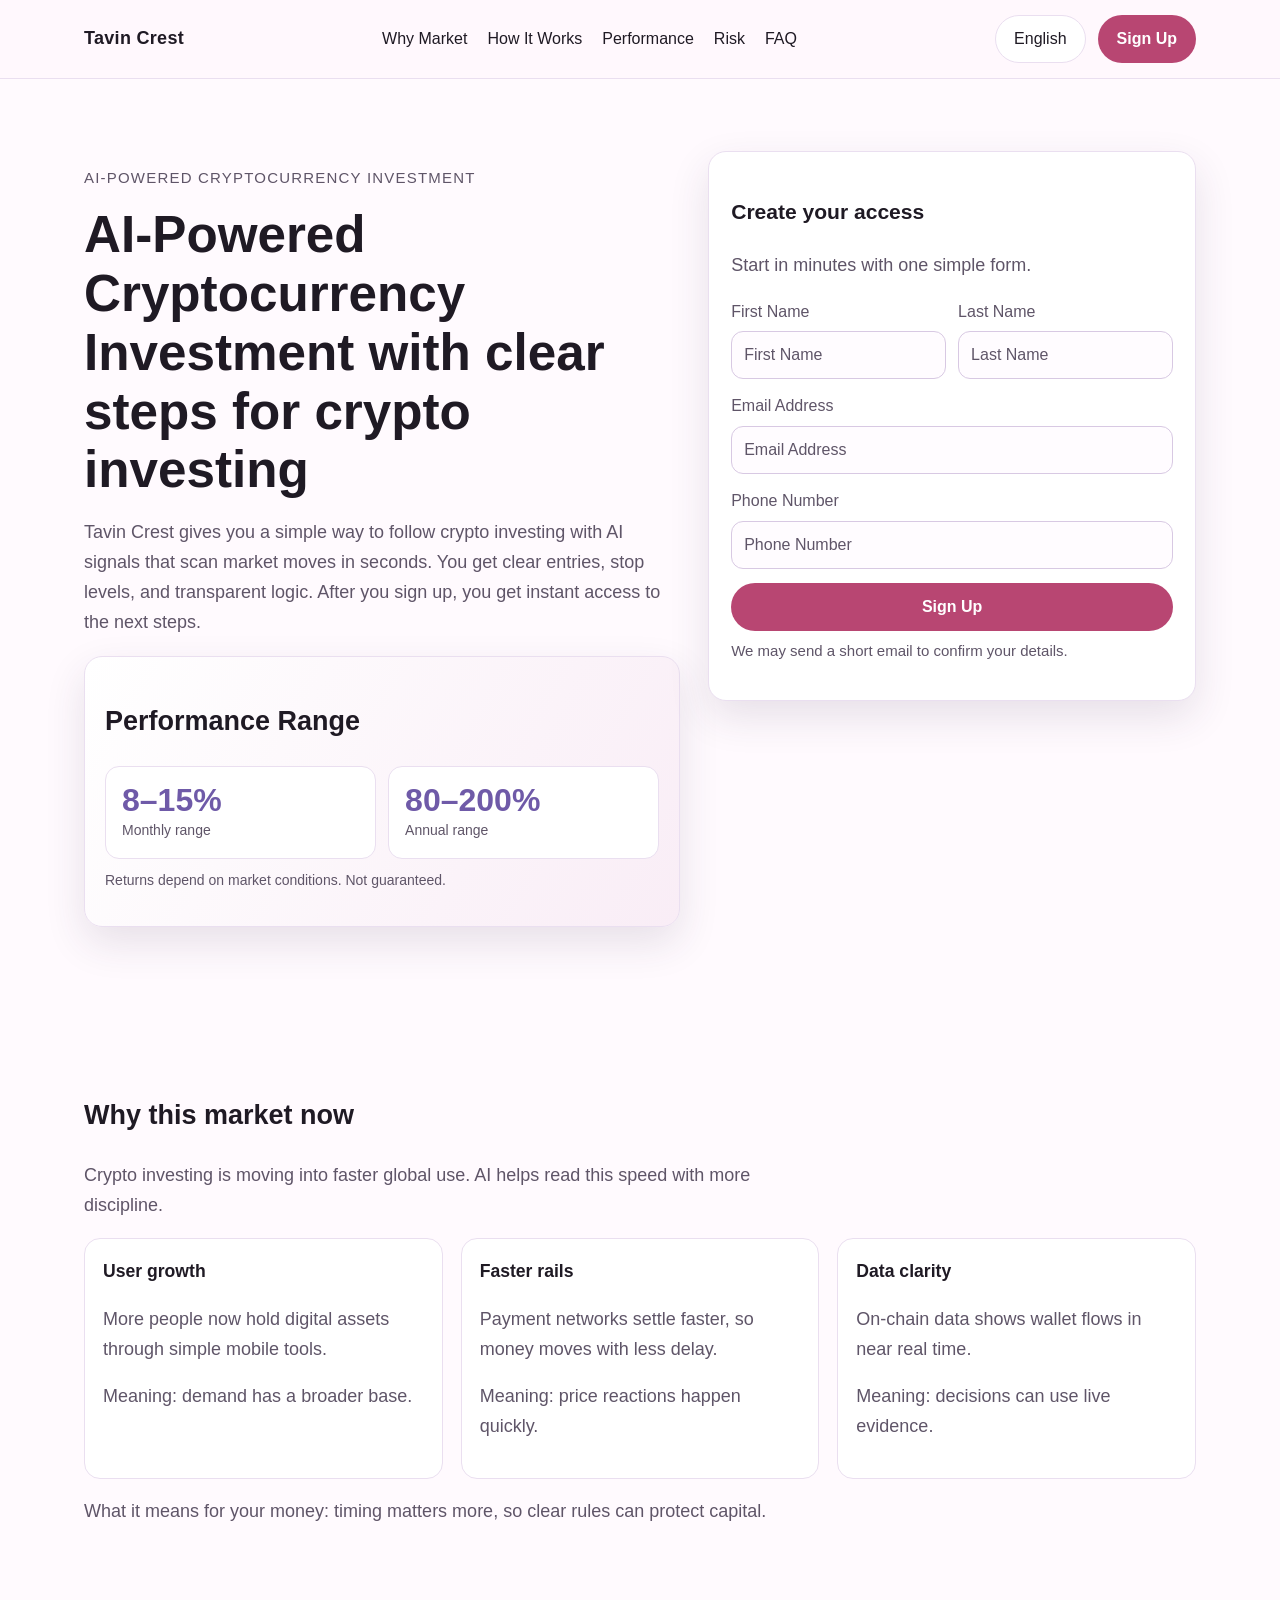
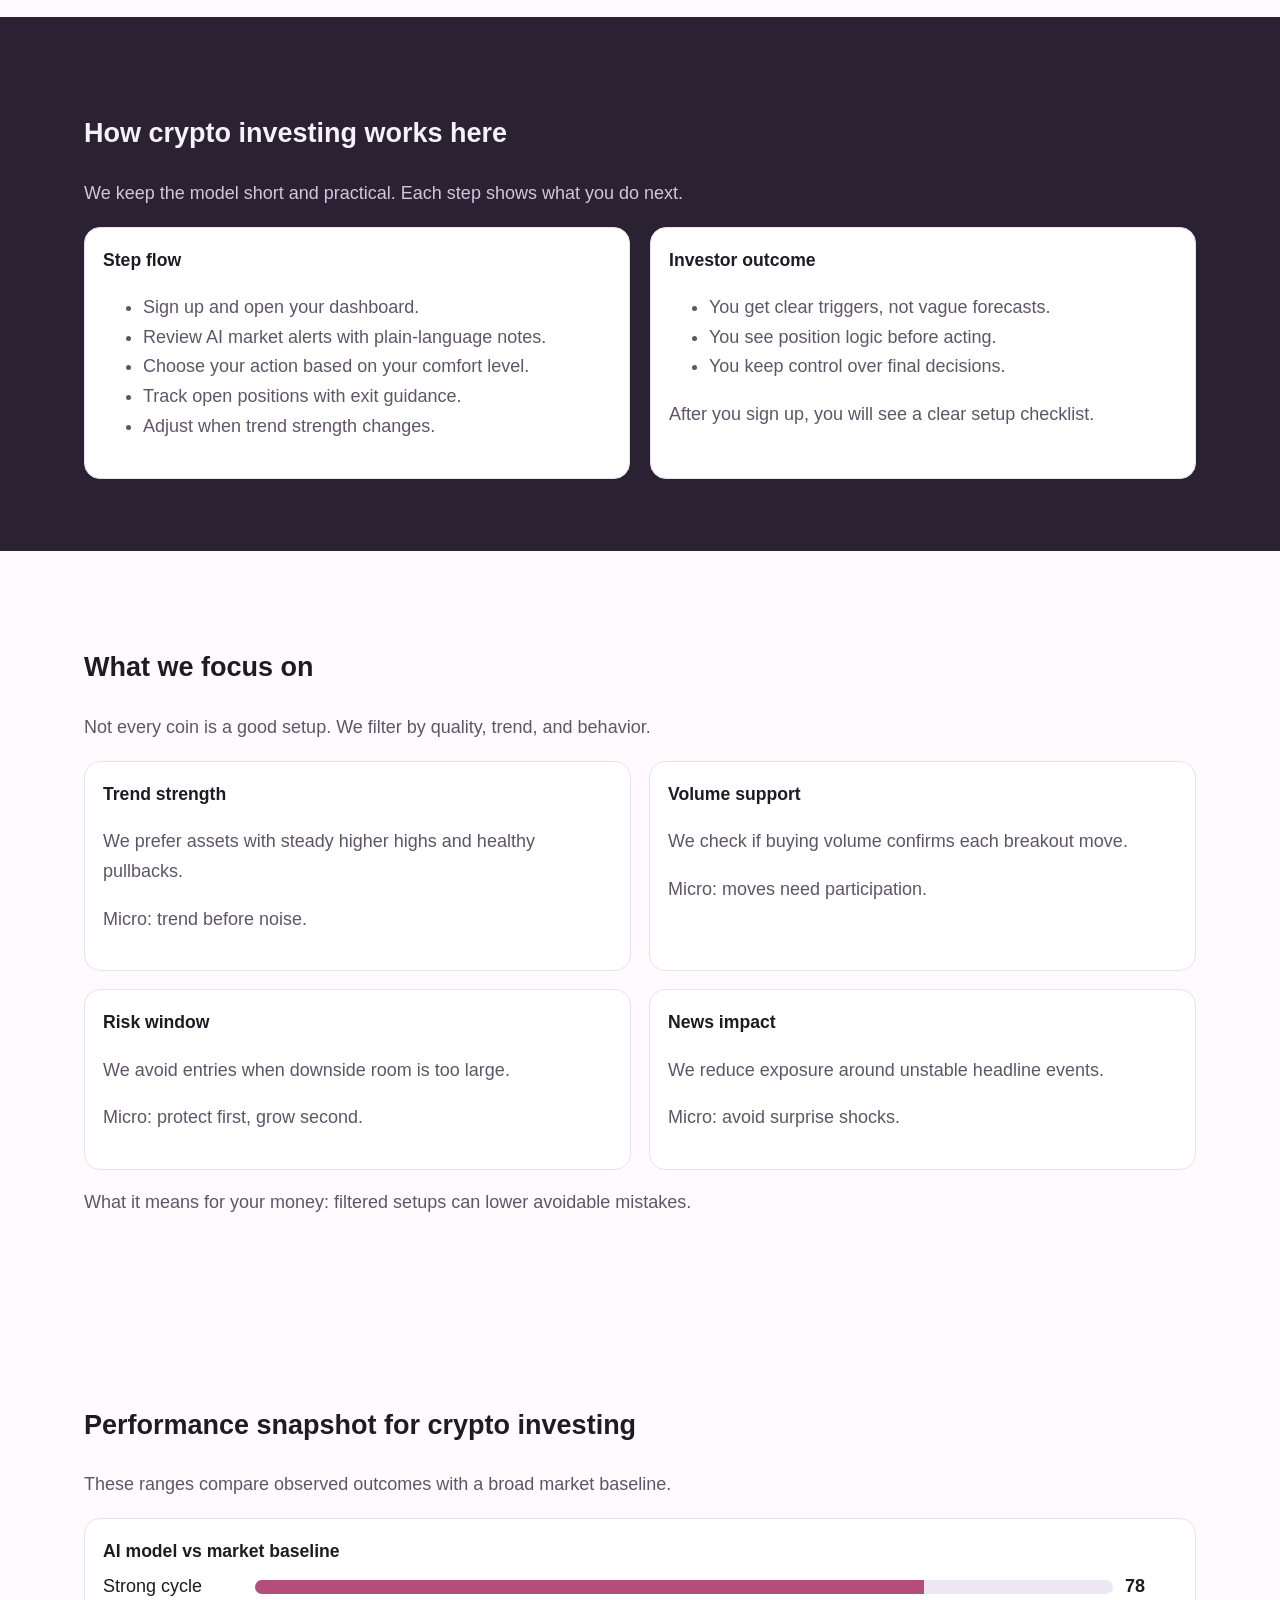
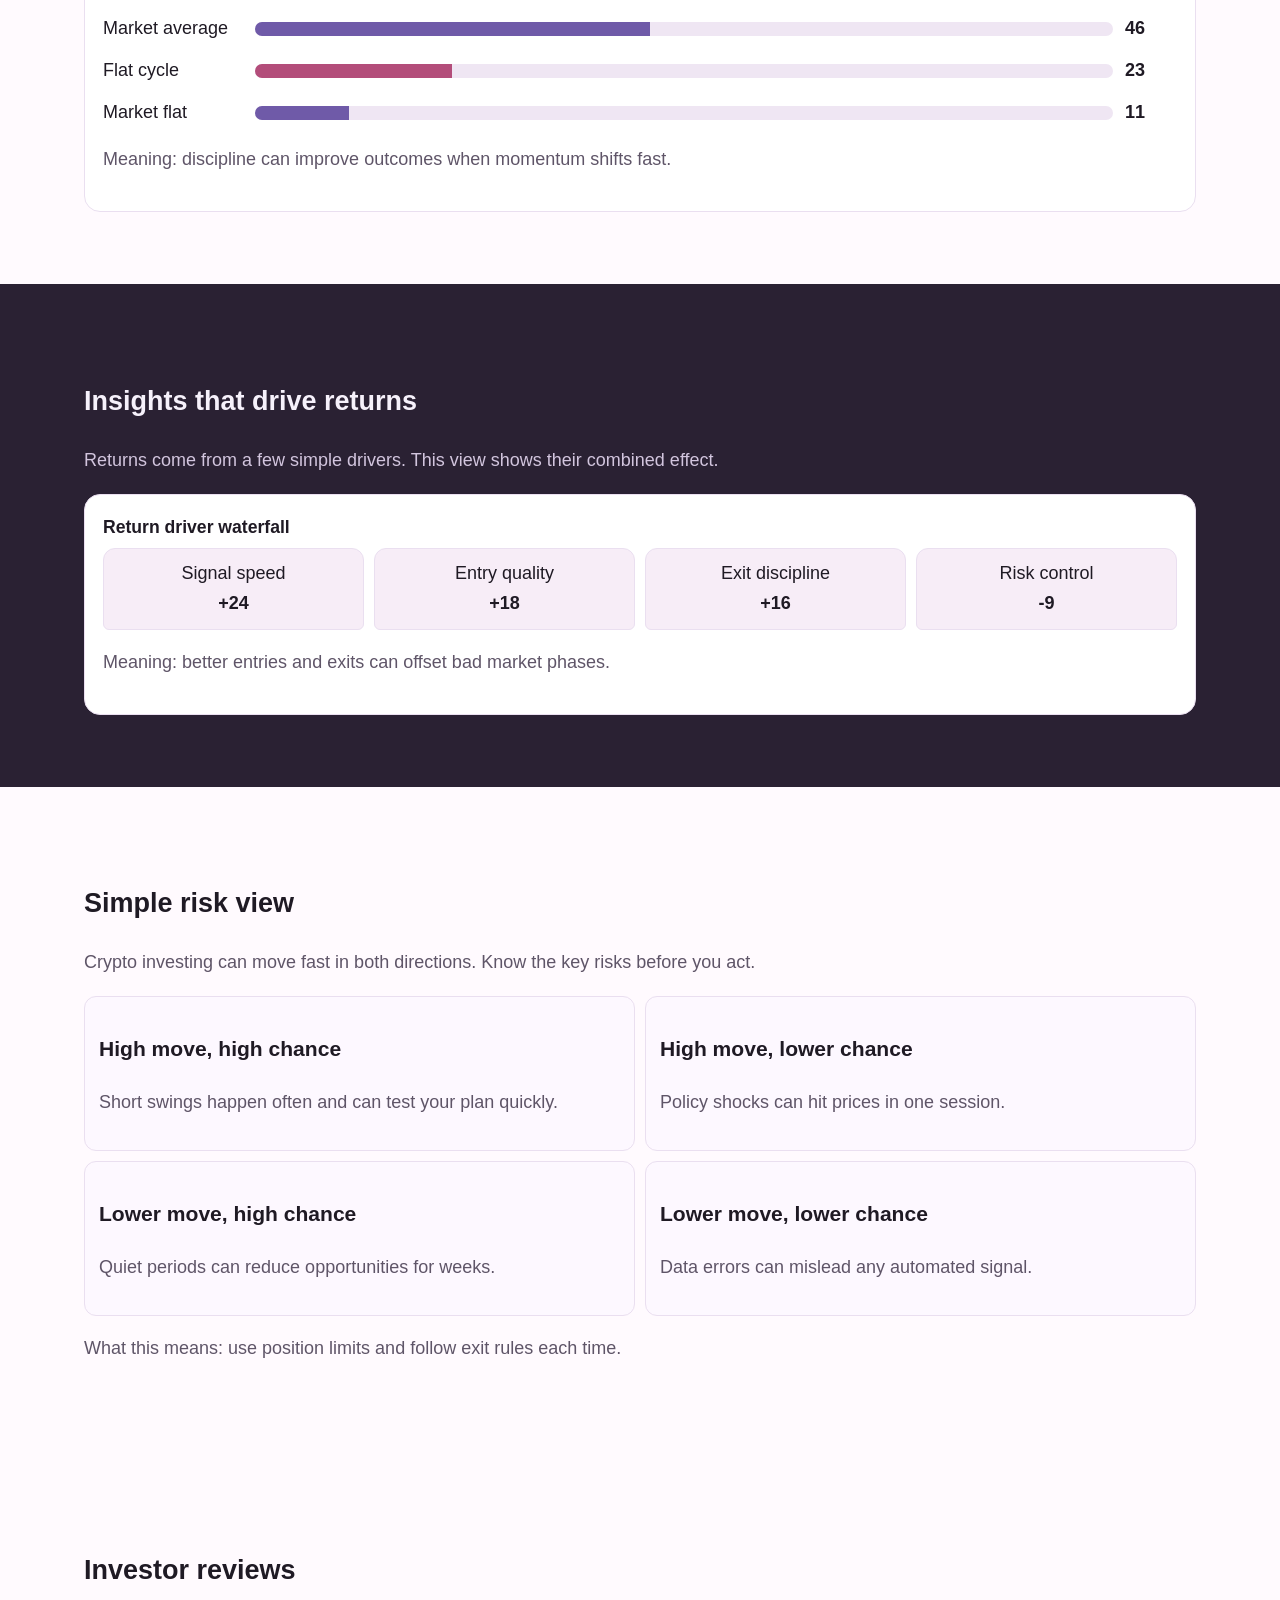
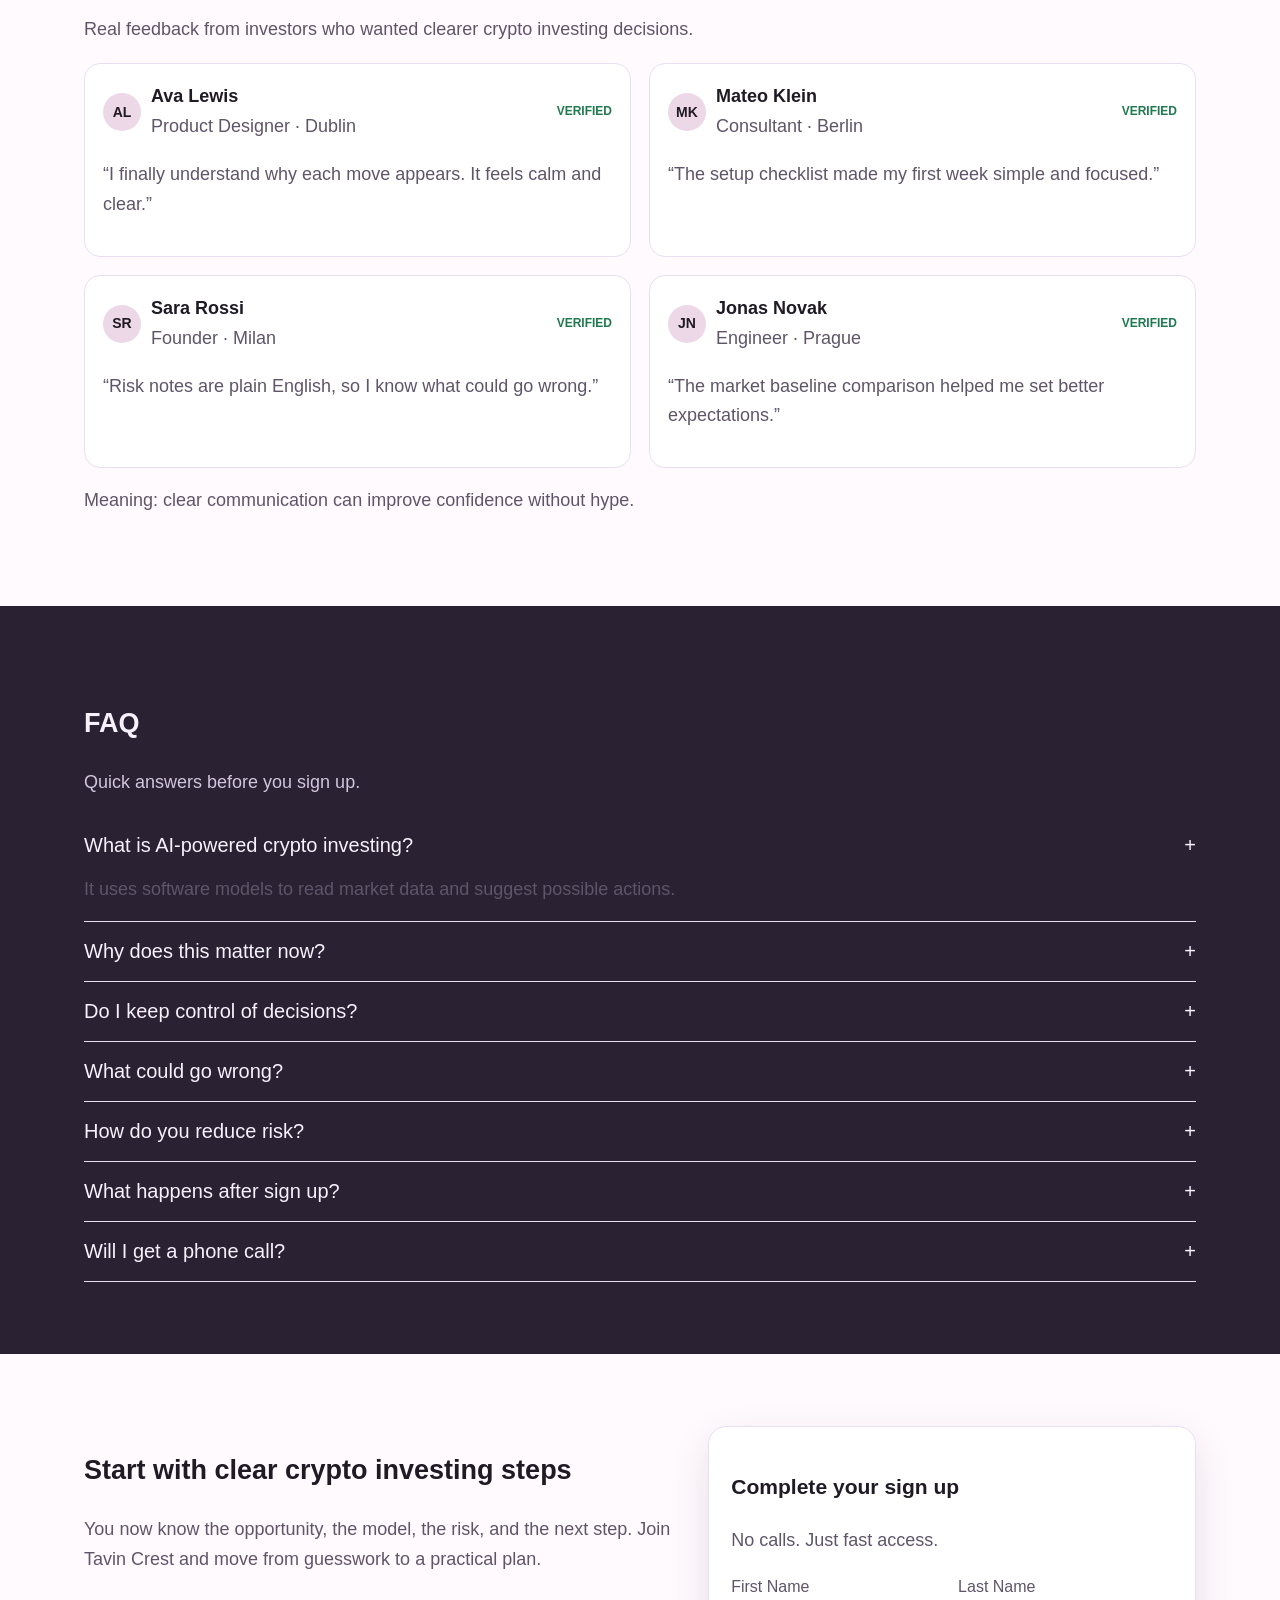
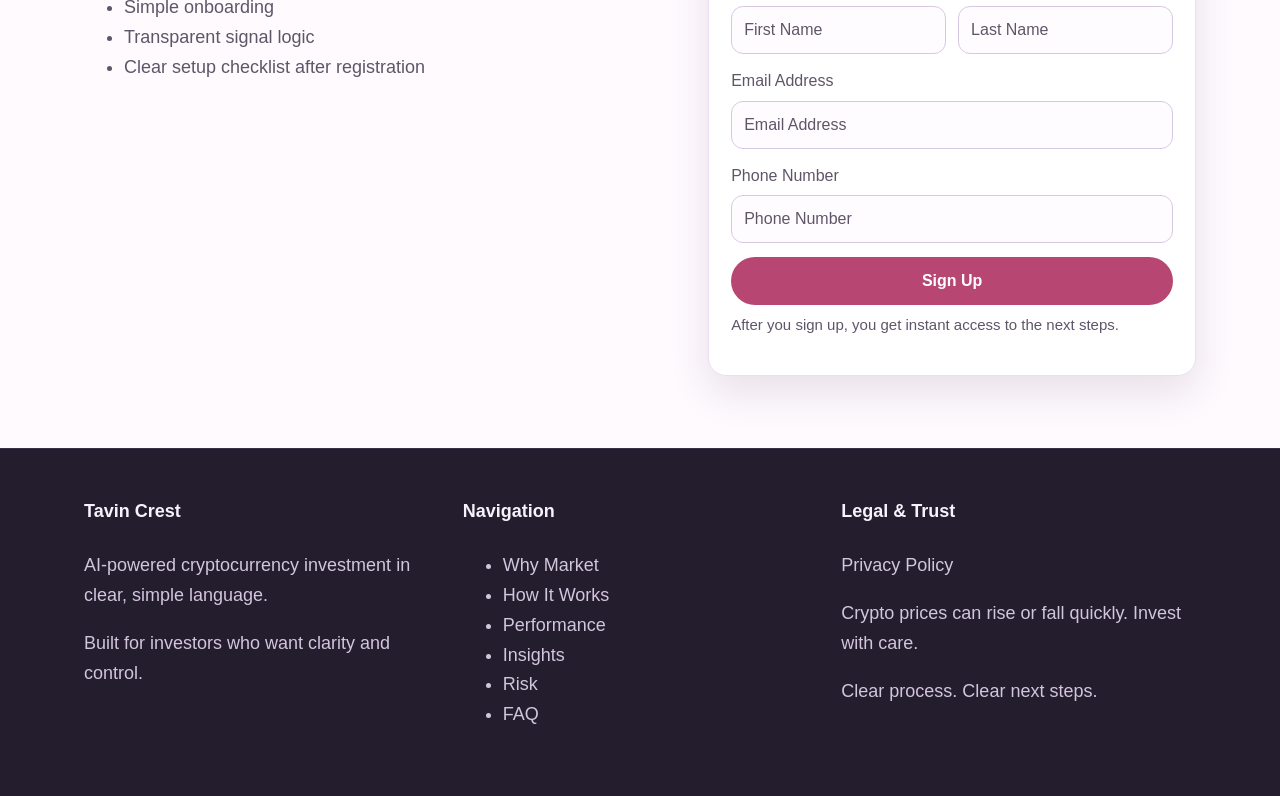
<file: index.html>
<!doctype html>
<html lang="en">
<head>
  <meta charset="UTF-8" />
  <meta name="viewport" content="width=device-width, initial-scale=1.0" />
  <title>Tavin Crest | AI-Powered Cryptocurrency Investment (English)</title>
  <meta name="description" content="Learn how Tavin Crest makes crypto investing clear with a simple process, risk view, and fast sign-up path for investors." />
  <link rel="canonical" href="https://tavincrest.com/" />
  <link rel="alternate" hreflang="en" href="https://tavincrest.com/" />
<link rel="alternate" hreflang="de" href="https://tavincrest.com/de/" />
<link rel="alternate" hreflang="fr" href="https://tavincrest.com/fr/" />
<link rel="alternate" hreflang="es" href="https://tavincrest.com/es/" />
<link rel="alternate" hreflang="it" href="https://tavincrest.com/it/" />
<link rel="alternate" hreflang="tr" href="https://tavincrest.com/tr/" />
<link rel="alternate" hreflang="pt" href="https://tavincrest.com/pt/" />
<link rel="alternate" hreflang="jp" href="https://tavincrest.com/jp/" />
<link rel="alternate" hreflang="sk" href="https://tavincrest.com/sk/" />
<link rel="alternate" hreflang="nl-BE" href="https://tavincrest.com/be/" />
<link rel="alternate" hreflang="x-default" href="https://tavincrest.com/" />
  <meta property="og:type" content="website" />
  <meta property="og:title" content="Tavin Crest | AI-Powered Cryptocurrency Investment (English)" />
  <meta property="og:description" content="Learn how Tavin Crest makes crypto investing clear with a simple process, risk view, and fast sign-up path for investors." />
  <meta property="og:url" content="https://tavincrest.com/" />
  <meta property="og:site_name" content="Tavin Crest" />
  <meta name="twitter:card" content="summary_large_image" />
  <meta name="twitter:title" content="Tavin Crest | AI-Powered Cryptocurrency Investment (English)" />
  <meta name="twitter:description" content="Learn how Tavin Crest makes crypto investing clear with a simple process, risk view, and fast sign-up path for investors." />
  <link rel="stylesheet" href="assets/style.css" />
  <script defer src="assets/app.js"></script>
</head>
<body>
<header class="header">
  <div class="container row">
    <div class="brand">Tavin Crest</div>
    <nav class="nav-links" aria-label="Main">
      <a href="#market">Why Market</a><a href="#model">How It Works</a><a href="#metrics">Performance</a><a href="#risk">Risk</a><a href="#faq">FAQ</a>
    </nav>
    <div class="header-actions">
      <div class="lang"><button class="lang-toggle" aria-label="Language">English</button><div class="lang-menu"><a href="index.html"><svg class="flag" viewBox="0 0 18 12" aria-hidden="true"><rect width="18" height="12" fill="#012169"/><path d="M0 0l18 12M18 0L0 12" stroke="#fff" stroke-width="2"/><path d="M0 0l18 12M18 0L0 12" stroke="#C8102E" stroke-width="1"/><rect x="7" width="4" height="12" fill="#fff"/><rect y="4" width="18" height="4" fill="#fff"/><rect x="8" width="2" height="12" fill="#C8102E"/><rect y="5" width="18" height="2" fill="#C8102E"/></svg>English</a>
<a href="de/index.html"><svg class="flag" viewBox="0 0 18 12"><rect width="18" height="4" fill="#000"/><rect y="4" width="18" height="4" fill="#DD0000"/><rect y="8" width="18" height="4" fill="#FFCE00"/></svg>Deutsch</a>
<a href="fr/index.html"><svg class="flag" viewBox="0 0 18 12"><rect width="6" height="12" fill="#0055A4"/><rect x="6" width="6" height="12" fill="#fff"/><rect x="12" width="6" height="12" fill="#EF4135"/></svg>Français</a>
<a href="es/index.html"><svg class="flag" viewBox="0 0 18 12"><rect width="18" height="12" fill="#AA151B"/><rect y="3" width="18" height="6" fill="#F1BF00"/></svg>Español</a>
<a href="it/index.html"><svg class="flag" viewBox="0 0 18 12"><rect width="6" height="12" fill="#009246"/><rect x="6" width="6" height="12" fill="#fff"/><rect x="12" width="6" height="12" fill="#CE2B37"/></svg>Italiano</a>
<a href="tr/index.html"><svg class="flag" viewBox="0 0 18 12"><rect width="18" height="12" fill="#E30A17"/><circle cx="7" cy="6" r="3" fill="#fff"/><circle cx="8" cy="6" r="2.4" fill="#E30A17"/><polygon points="11,6 13,5.2 12.3,7" fill="#fff"/></svg>Türkçe</a>
<a href="pt/index.html"><svg class="flag" viewBox="0 0 18 12"><rect width="7" height="12" fill="#006600"/><rect x="7" width="11" height="12" fill="#FF0000"/></svg>Português</a>
<a href="jp/index.html"><svg class="flag" viewBox="0 0 18 12"><rect width="18" height="12" fill="#fff"/><circle cx="9" cy="6" r="3" fill="#BC002D"/></svg>日本語</a>
<a href="sk/index.html"><svg class="flag" viewBox="0 0 18 12"><rect width="18" height="4" fill="#fff"/><rect y="4" width="18" height="4" fill="#0B4EA2"/><rect y="8" width="18" height="4" fill="#EE1C25"/><path d="M5 2.5h3c1.5 0 2.2 1.1 2.2 2.1v2.1c0 1.9-1.5 3.3-3.7 4.3-2.2-1-3.7-2.4-3.7-4.3V4.6c0-1 .7-2.1 2.2-2.1z" fill="#fff" stroke="#0B4EA2" stroke-width=".4"/><path d="M6.6 3.3v2.9M5.5 4.7h2.2" stroke="#EE1C25" stroke-width=".6"/><path d="M6.6 6.3l-1 .8h2z" fill="#0B4EA2"/></svg>Slovak</a>
<a href="be/index.html"><svg class="flag" viewBox="0 0 18 12"><rect width="6" height="12" fill="#000"/><rect x="6" width="6" height="12" fill="#FFD90C"/><rect x="12" width="6" height="12" fill="#EF3340"/></svg>Nederlands (BE)</a></div></div>
      <a href="#signup" class="btn">Sign Up</a>
      <button class="mobile-toggle" aria-label="Open menu">☰</button>
    </div>
  </div>
</header>
<div class="mobile-drawer" aria-hidden="true"><div class="drawer-panel"><button class="icon-btn close-drawer" aria-label="Close menu">✕</button><nav class="drawer-nav"><a href="#market">Why Market</a><a href="#model">How It Works</a><a href="#metrics">Performance</a><a href="#insights">Insights</a><a href="#reviews">Reviews</a><a href="#faq">FAQ</a><div class="lang"><button class="lang-toggle">English</button><div class="lang-menu"><a href="index.html"><svg class="flag" viewBox="0 0 18 12" aria-hidden="true"><rect width="18" height="12" fill="#012169"/><path d="M0 0l18 12M18 0L0 12" stroke="#fff" stroke-width="2"/><path d="M0 0l18 12M18 0L0 12" stroke="#C8102E" stroke-width="1"/><rect x="7" width="4" height="12" fill="#fff"/><rect y="4" width="18" height="4" fill="#fff"/><rect x="8" width="2" height="12" fill="#C8102E"/><rect y="5" width="18" height="2" fill="#C8102E"/></svg>English</a>
<a href="de/index.html"><svg class="flag" viewBox="0 0 18 12"><rect width="18" height="4" fill="#000"/><rect y="4" width="18" height="4" fill="#DD0000"/><rect y="8" width="18" height="4" fill="#FFCE00"/></svg>Deutsch</a>
<a href="fr/index.html"><svg class="flag" viewBox="0 0 18 12"><rect width="6" height="12" fill="#0055A4"/><rect x="6" width="6" height="12" fill="#fff"/><rect x="12" width="6" height="12" fill="#EF4135"/></svg>Français</a>
<a href="es/index.html"><svg class="flag" viewBox="0 0 18 12"><rect width="18" height="12" fill="#AA151B"/><rect y="3" width="18" height="6" fill="#F1BF00"/></svg>Español</a>
<a href="it/index.html"><svg class="flag" viewBox="0 0 18 12"><rect width="6" height="12" fill="#009246"/><rect x="6" width="6" height="12" fill="#fff"/><rect x="12" width="6" height="12" fill="#CE2B37"/></svg>Italiano</a>
<a href="tr/index.html"><svg class="flag" viewBox="0 0 18 12"><rect width="18" height="12" fill="#E30A17"/><circle cx="7" cy="6" r="3" fill="#fff"/><circle cx="8" cy="6" r="2.4" fill="#E30A17"/><polygon points="11,6 13,5.2 12.3,7" fill="#fff"/></svg>Türkçe</a>
<a href="pt/index.html"><svg class="flag" viewBox="0 0 18 12"><rect width="7" height="12" fill="#006600"/><rect x="7" width="11" height="12" fill="#FF0000"/></svg>Português</a>
<a href="jp/index.html"><svg class="flag" viewBox="0 0 18 12"><rect width="18" height="12" fill="#fff"/><circle cx="9" cy="6" r="3" fill="#BC002D"/></svg>日本語</a>
<a href="sk/index.html"><svg class="flag" viewBox="0 0 18 12"><rect width="18" height="4" fill="#fff"/><rect y="4" width="18" height="4" fill="#0B4EA2"/><rect y="8" width="18" height="4" fill="#EE1C25"/><path d="M5 2.5h3c1.5 0 2.2 1.1 2.2 2.1v2.1c0 1.9-1.5 3.3-3.7 4.3-2.2-1-3.7-2.4-3.7-4.3V4.6c0-1 .7-2.1 2.2-2.1z" fill="#fff" stroke="#0B4EA2" stroke-width=".4"/><path d="M6.6 3.3v2.9M5.5 4.7h2.2" stroke="#EE1C25" stroke-width=".6"/><path d="M6.6 6.3l-1 .8h2z" fill="#0B4EA2"/></svg>Slovak</a>
<a href="be/index.html"><svg class="flag" viewBox="0 0 18 12"><rect width="6" height="12" fill="#000"/><rect x="6" width="6" height="12" fill="#FFD90C"/><rect x="12" width="6" height="12" fill="#EF3340"/></svg>Nederlands (BE)</a></div></div><a href="#signup" class="btn">Sign Up</a></nav></div></div>

<main>
<section class="section light">
  <div class="container hero-grid reveal">
    <div>
      <p class="kicker">AI-Powered Cryptocurrency Investment</p>
      <h1>AI-Powered Cryptocurrency Investment with clear steps for crypto investing</h1>
      <p class="section-intro">Tavin Crest gives you a simple way to follow crypto investing with AI signals that scan market moves in seconds. You get clear entries, stop levels, and transparent logic. After you sign up, you get instant access to the next steps.</p>
      <div class="performance-panel">
        <h2>Performance Range</h2>
        <div class="performance-grid"><div class="metric-box"><div class="metric-value">8–15%</div><div class="metric-label">Monthly range</div></div><div class="metric-box"><div class="metric-value">80–200%</div><div class="metric-label">Annual range</div></div></div>
        <p class="micro-note">Returns depend on market conditions. Not guaranteed.</p>
      </div>
    </div>
    <form class="form-card" id="signup">
      <h3 class="form-title">Create your access</h3><p class="form-sub">Start in minutes with one simple form.</p>
      <div class="form-grid"><div class="name-row"><div><label for="fn1">First Name</label><input id="fn1" placeholder="First Name" /></div><div><label for="ln1">Last Name</label><input id="ln1" placeholder="Last Name" /></div></div><div><label for="em1">Email Address</label><input id="em1" type="email" placeholder="Email Address" /></div><div><label for="ph1">Phone Number</label><input id="ph1" type="tel" placeholder="Phone Number" /></div><button class="btn" type="button">Sign Up</button></div>
      <p class="trust-note">We may send a short email to confirm your details.</p>
    </form>
  </div>
</section>

<section class="section light" id="market"><div class="container reveal"><h2>Why this market now</h2><p class="section-intro">Crypto investing is moving into faster global use. AI helps read this speed with more discipline.</p><div class="grid-3"><article class="card"><h3>User growth</h3><p>More people now hold digital assets through simple mobile tools.</p><p class="muted">Meaning: demand has a broader base.</p></article><article class="card"><h3>Faster rails</h3><p>Payment networks settle faster, so money moves with less delay.</p><p class="muted">Meaning: price reactions happen quickly.</p></article><article class="card"><h3>Data clarity</h3><p>On-chain data shows wallet flows in near real time.</p><p class="muted">Meaning: decisions can use live evidence.</p></article></div><p>What it means for your money: timing matters more, so clear rules can protect capital.</p></div></section>

<section class="section dark" id="model"><div class="container reveal"><h2>How crypto investing works here</h2><p class="section-intro">We keep the model short and practical. Each step shows what you do next.</p><div class="grid-2"><article class="card"><h3>Step flow</h3><ul><li>Sign up and open your dashboard.</li><li>Review AI market alerts with plain-language notes.</li><li>Choose your action based on your comfort level.</li><li>Track open positions with exit guidance.</li><li>Adjust when trend strength changes.</li></ul></article><article class="card"><h3>Investor outcome</h3><ul><li>You get clear triggers, not vague forecasts.</li><li>You see position logic before acting.</li><li>You keep control over final decisions.</li></ul><p class="muted">After you sign up, you will see a clear setup checklist.</p></article></div></div></section>

<section class="section light" id="focus"><div class="container reveal"><h2>What we focus on</h2><p class="section-intro">Not every coin is a good setup. We filter by quality, trend, and behavior.</p><div class="grid-4"><article class="card"><h3>Trend strength</h3><p>We prefer assets with steady higher highs and healthy pullbacks.</p><p class="muted">Micro: trend before noise.</p></article><article class="card"><h3>Volume support</h3><p>We check if buying volume confirms each breakout move.</p><p class="muted">Micro: moves need participation.</p></article><article class="card"><h3>Risk window</h3><p>We avoid entries when downside room is too large.</p><p class="muted">Micro: protect first, grow second.</p></article><article class="card"><h3>News impact</h3><p>We reduce exposure around unstable headline events.</p><p class="muted">Micro: avoid surprise shocks.</p></article></div><p>What it means for your money: filtered setups can lower avoidable mistakes.</p></div></section>

<section class="section light" id="metrics"><div class="container reveal"><h2>Performance snapshot for crypto investing</h2><p class="section-intro">These ranges compare observed outcomes with a broad market baseline.</p><div class="card"><h3>AI model vs market baseline</h3><div class="compare-bar"><div class="row-bar"><span>Strong cycle</span><div class="track"><div class="fill-a" style="width:78%"></div></div><strong>78</strong></div><div class="row-bar"><span>Market average</span><div class="track"><div class="fill-b" style="width:46%"></div></div><strong>46</strong></div><div class="row-bar"><span>Flat cycle</span><div class="track"><div class="fill-a" style="width:23%"></div></div><strong>23</strong></div><div class="row-bar"><span>Market flat</span><div class="track"><div class="fill-b" style="width:11%"></div></div><strong>11</strong></div></div><p class="muted">Meaning: discipline can improve outcomes when momentum shifts fast.</p></div></div></section>

<section class="section dark" id="insights"><div class="container reveal"><h2>Insights that drive returns</h2><p class="section-intro">Returns come from a few simple drivers. This view shows their combined effect.</p><div class="card"><h3>Return driver waterfall</h3><div class="waterfall"><div class="w-step"><small>Signal speed</small><strong>+24</strong></div><div class="w-step"><small>Entry quality</small><strong>+18</strong></div><div class="w-step"><small>Exit discipline</small><strong>+16</strong></div><div class="w-step"><small>Risk control</small><strong>-9</strong></div></div><p class="muted">Meaning: better entries and exits can offset bad market phases.</p></div></div></section>

<section class="section light" id="risk"><div class="container reveal"><h2>Simple risk view</h2><p class="section-intro">Crypto investing can move fast in both directions. Know the key risks before you act.</p><div class="risk-matrix"><article class="risk-cell"><h3>High move, high chance</h3><p>Short swings happen often and can test your plan quickly.</p></article><article class="risk-cell"><h3>High move, lower chance</h3><p>Policy shocks can hit prices in one session.</p></article><article class="risk-cell"><h3>Lower move, high chance</h3><p>Quiet periods can reduce opportunities for weeks.</p></article><article class="risk-cell"><h3>Lower move, lower chance</h3><p>Data errors can mislead any automated signal.</p></article></div><p>What this means: use position limits and follow exit rules each time.</p></div></section>

<section class="section light" id="reviews"><div class="container reveal"><h2>Investor reviews</h2><p class="section-intro">Real feedback from investors who wanted clearer crypto investing decisions.</p><div class="grid-4"><article class="card"><div class="reviewer"><div class="person"><div class="avatar">AL</div><div><strong>Ava Lewis</strong><div class="muted">Product Designer · Dublin</div></div></div><span class="verified">VERIFIED</span></div><p>“I finally understand why each move appears. It feels calm and clear.”</p></article><article class="card"><div class="reviewer"><div class="person"><div class="avatar">MK</div><div><strong>Mateo Klein</strong><div class="muted">Consultant · Berlin</div></div></div><span class="verified">VERIFIED</span></div><p>“The setup checklist made my first week simple and focused.”</p></article><article class="card"><div class="reviewer"><div class="person"><div class="avatar">SR</div><div><strong>Sara Rossi</strong><div class="muted">Founder · Milan</div></div></div><span class="verified">VERIFIED</span></div><p>“Risk notes are plain English, so I know what could go wrong.”</p></article><article class="card"><div class="reviewer"><div class="person"><div class="avatar">JN</div><div><strong>Jonas Novak</strong><div class="muted">Engineer · Prague</div></div></div><span class="verified">VERIFIED</span></div><p>“The market baseline comparison helped me set better expectations.”</p></article></div><p>Meaning: clear communication can improve confidence without hype.</p></div></section>

<section class="section dark" id="faq"><div class="container reveal"><h2>FAQ</h2><p class="section-intro">Quick answers before you sign up.</p><div class="faq-item"><button class="faq-q">What is AI-powered crypto investing?<span>+</span></button><div class="faq-answer">It uses software models to read market data and suggest possible actions.</div></div><div class="faq-item"><button class="faq-q">Why does this matter now?<span>+</span></button><div class="faq-answer">Market cycles move faster now, so clear data helps you react with less guesswork.</div></div><div class="faq-item"><button class="faq-q">Do I keep control of decisions?<span>+</span></button><div class="faq-answer">Yes. You choose every action and can stop at any time.</div></div><div class="faq-item"><button class="faq-q">What could go wrong?<span>+</span></button><div class="faq-answer">Prices can drop quickly, signals can fail, and momentum can reverse without warning.</div></div><div class="faq-item"><button class="faq-q">How do you reduce risk?<span>+</span></button><div class="faq-answer">We use position limits, stop levels, and simple rules for exits.</div></div><div class="faq-item"><button class="faq-q">What happens after sign up?<span>+</span></button><div class="faq-answer">After you sign up, you can review the options and choose what to do next.</div></div><div class="faq-item"><button class="faq-q">Will I get a phone call?<span>+</span></button><div class="faq-answer">No calls. We may send a short email to confirm your details.</div></div></div></section>

<section class="section light"><div class="container hero-grid reveal"><div><h2>Start with clear crypto investing steps</h2><p class="section-intro">You now know the opportunity, the model, the risk, and the next step. Join Tavin Crest and move from guesswork to a practical plan.</p><ul><li>Simple onboarding</li><li>Transparent signal logic</li><li>Clear setup checklist after registration</li></ul></div><form class="form-card"><h3 class="form-title">Complete your sign up</h3><p class="form-sub">No calls. Just fast access.</p><div class="form-grid"><div class="name-row"><div><label for="fn2">First Name</label><input id="fn2" placeholder="First Name" /></div><div><label for="ln2">Last Name</label><input id="ln2" placeholder="Last Name" /></div></div><div><label for="em2">Email Address</label><input id="em2" type="email" placeholder="Email Address" /></div><div><label for="ph2">Phone Number</label><input id="ph2" type="tel" placeholder="Phone Number" /></div><button class="btn" type="button">Sign Up</button></div><p class="trust-note">After you sign up, you get instant access to the next steps.</p></form></div></section>
</main>

<footer class="footer"><div class="container footer-grid"><div><h4>Tavin Crest</h4><p>AI-powered cryptocurrency investment in clear, simple language.</p><p>Built for investors who want clarity and control.</p></div><div><h4>Navigation</h4><ul><li><a href="#market">Why Market</a></li><li><a href="#model">How It Works</a></li><li><a href="#metrics">Performance</a></li><li><a href="#insights">Insights</a></li><li><a href="#risk">Risk</a></li><li><a href="#faq">FAQ</a></li></ul></div><div><h4>Legal & Trust</h4><p><a href="#" data-open-privacy>Privacy Policy</a></p><p>Crypto prices can rise or fall quickly. Invest with care.</p><p>Clear process. Clear next steps.</p></div></div></footer>

<div class="modal" id="privacy-modal" role="dialog" aria-modal="true" aria-label="Privacy Policy"><div class="modal-panel"><div class="modal-top"><h3>Privacy Policy</h3><button class="icon-btn" data-close-privacy aria-label="Close">✕</button></div><p><strong>Introduction:</strong> This policy explains how Tavin Crest handles personal data.</p><p><strong>Data collection:</strong> We collect name, email, and phone from your form submission.</p><p><strong>Legal basis:</strong> We process data to deliver account access and service updates.</p><p><strong>Cookies:</strong> We use basic cookies for site function and performance checks.</p><p><strong>Retention:</strong> We keep data only as long as needed for service and legal duties.</p><p><strong>Third-party sharing:</strong> We share data only with trusted providers that support operations.</p><p><strong>Security:</strong> We use access controls and encryption where appropriate.</p><p><strong>User rights:</strong> You can request access, correction, or deletion of your personal data.</p><p><strong>International transfers:</strong> Some providers may process data outside your home country.</p><p><strong>Industry risk disclosure:</strong> Crypto investing includes volatility and potential loss of capital.</p><p><strong>Contact:</strong> Email privacy@tavincrest.com for privacy requests.</p><div class="modal-footer"><button class="btn" data-close-privacy>Close</button></div></div></div>

<script type="application/ld+json">{"@context":"https://schema.org","@type":"Organization","name":"Tavin Crest","url":"https://tavincrest.com"}</script>
<script type="application/ld+json">{"@context":"https://schema.org","@type":"WebSite","name":"Tavin Crest","url":"https://tavincrest.com"}</script>
<script type="application/ld+json">{"@context":"https://schema.org","@type":"FAQPage","mainEntity":[{"@type":"Question","name":"What is AI-powered crypto investing?","acceptedAnswer":{"@type":"Answer","text":"It uses software models to read market data and suggest possible actions."}},{"@type":"Question","name":"What happens after sign up?","acceptedAnswer":{"@type":"Answer","text":"After you sign up, you can review the options and choose what to do next."}}]}</script>
<script type="application/ld+json">{"@context":"https://schema.org","@type":"Review","author":{"@type":"Person","name":"Ava Lewis"},"reviewBody":"I finally understand why each move appears. It feels calm and clear.","itemReviewed":{"@type":"Service","name":"Tavin Crest"}}</script>
</body>
</html>
</file>
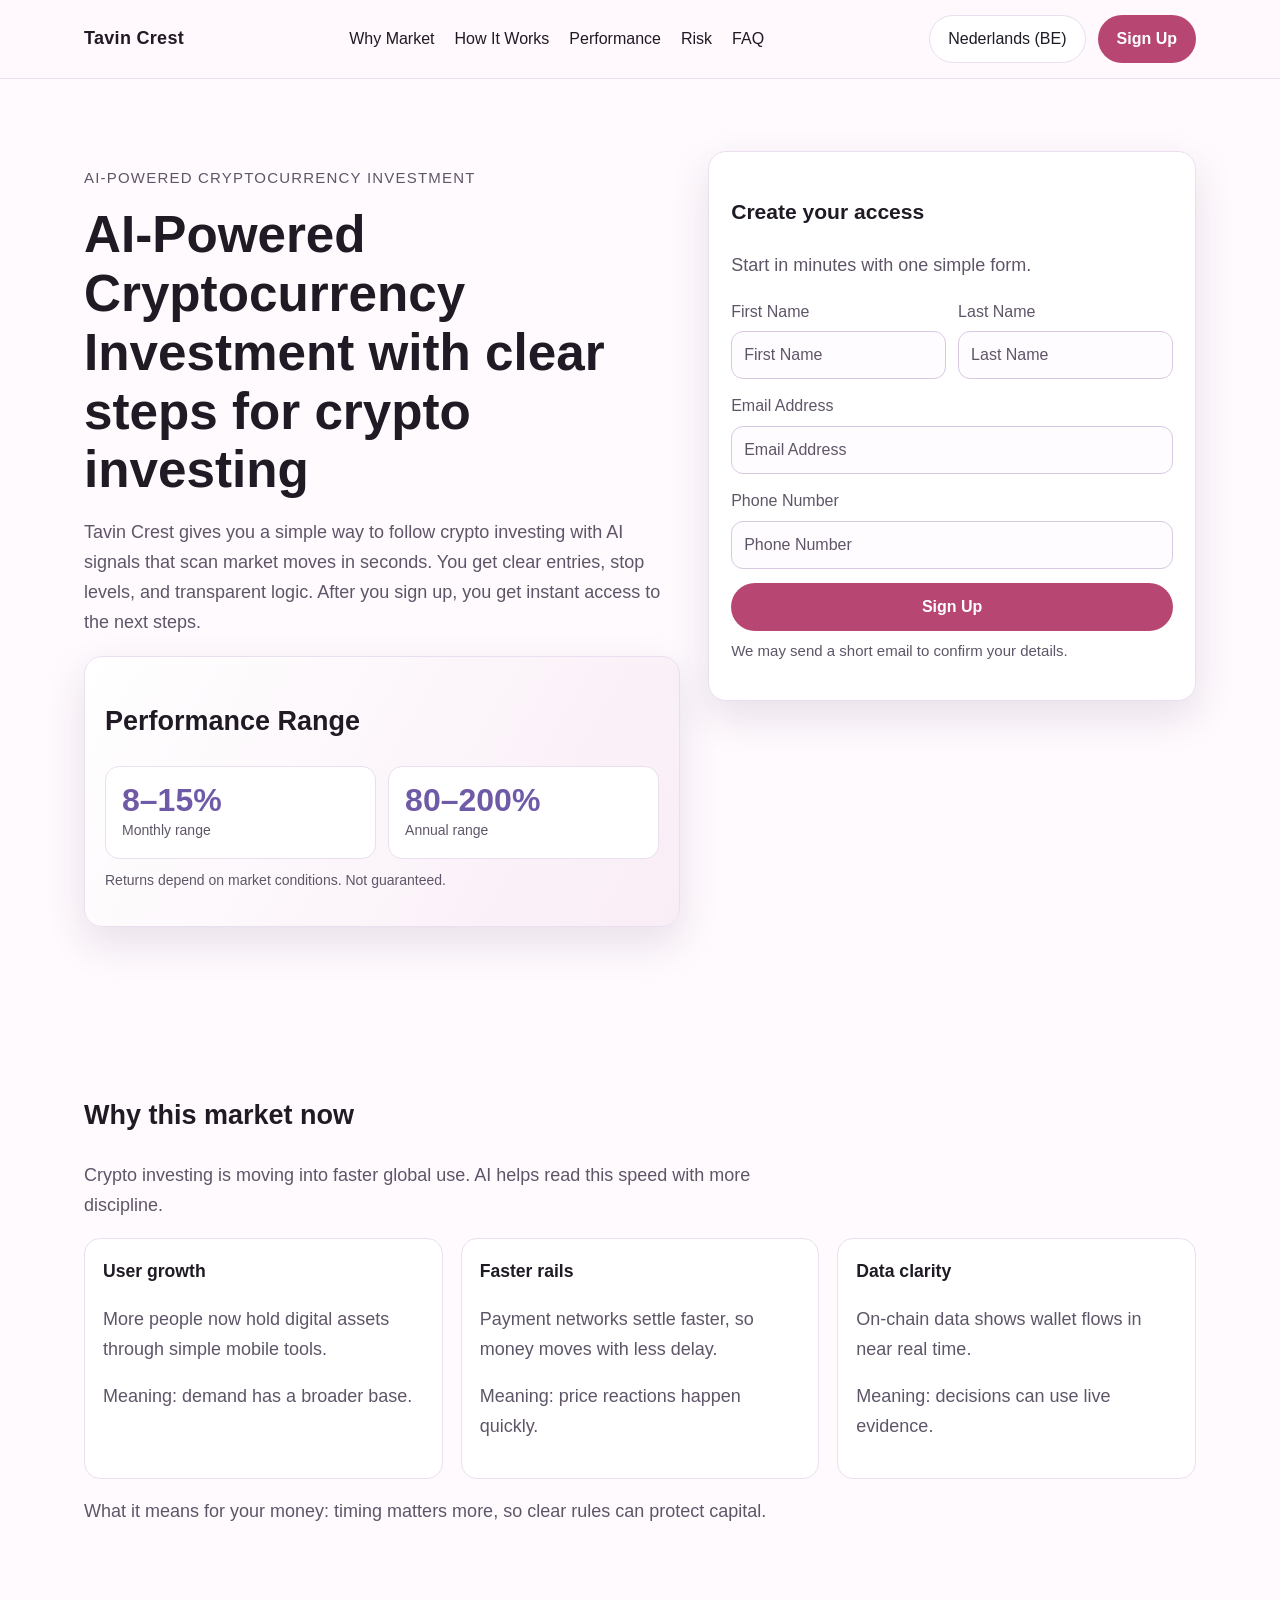
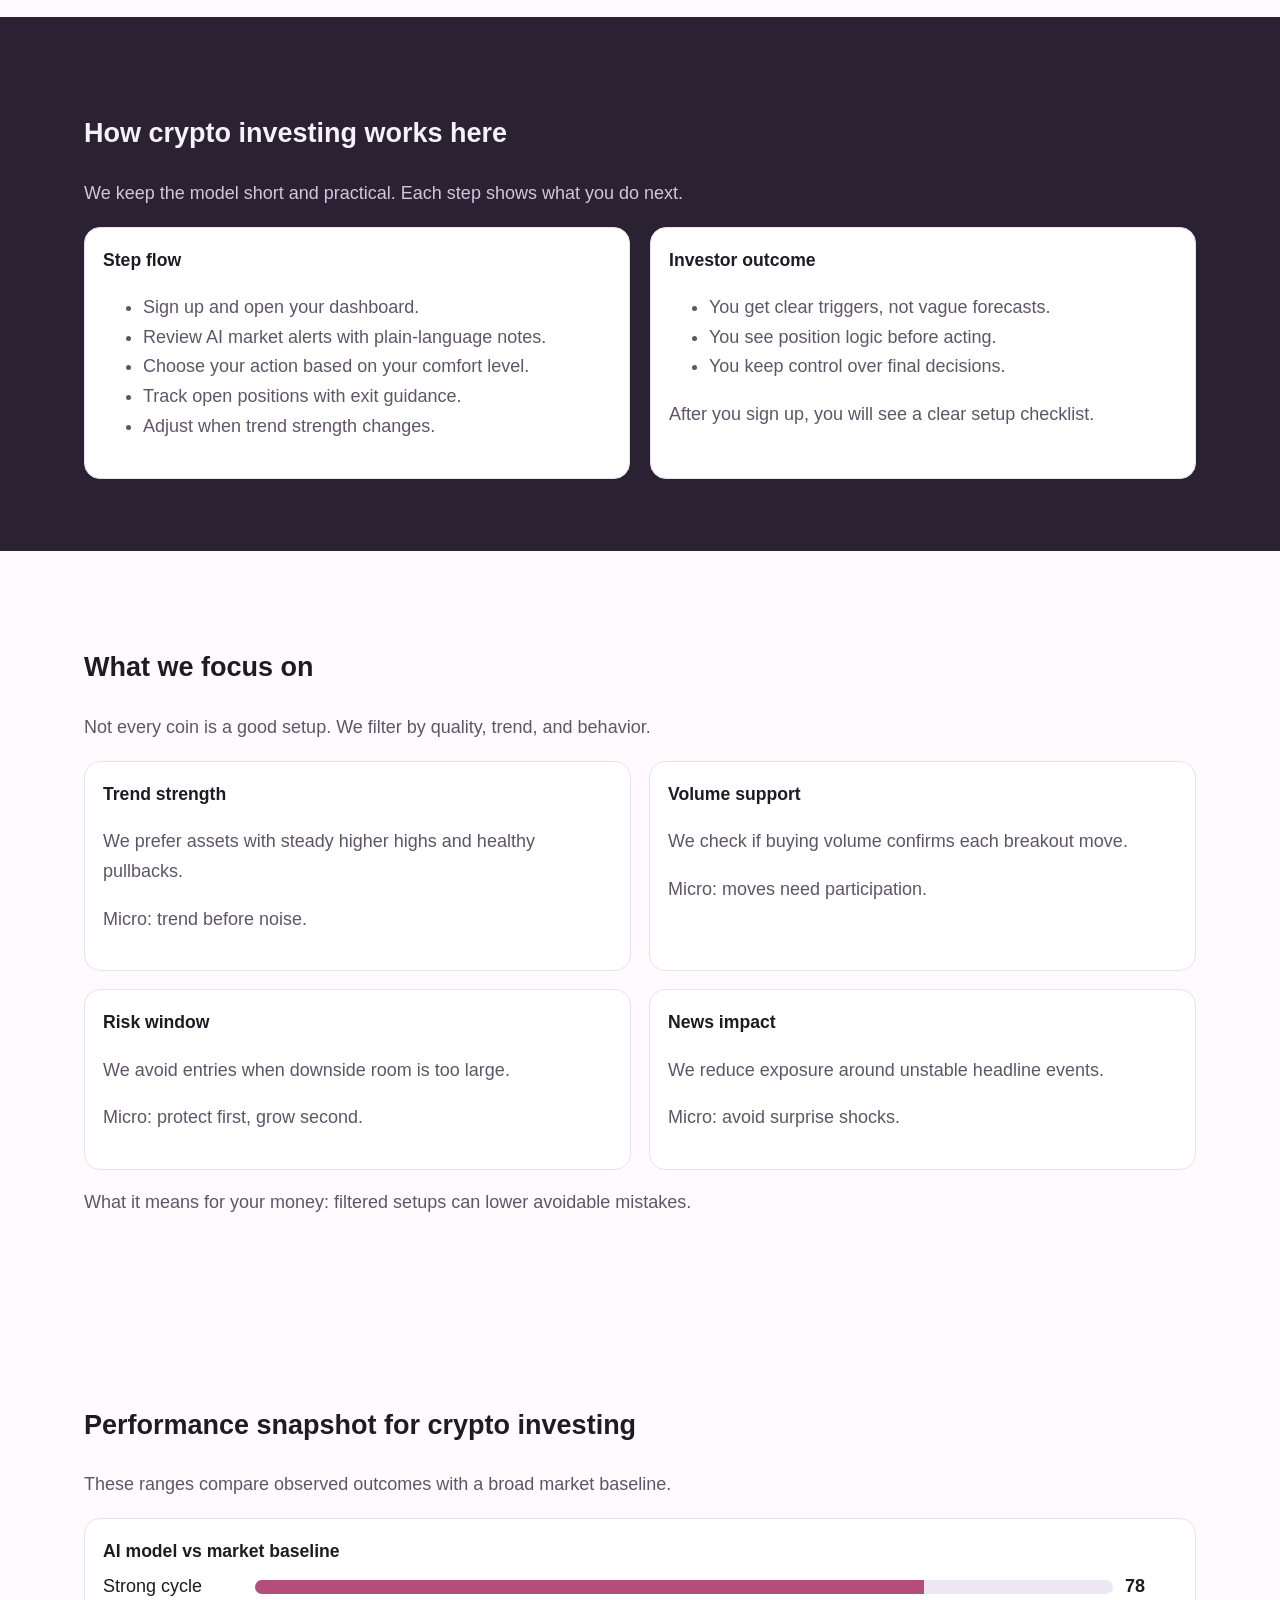
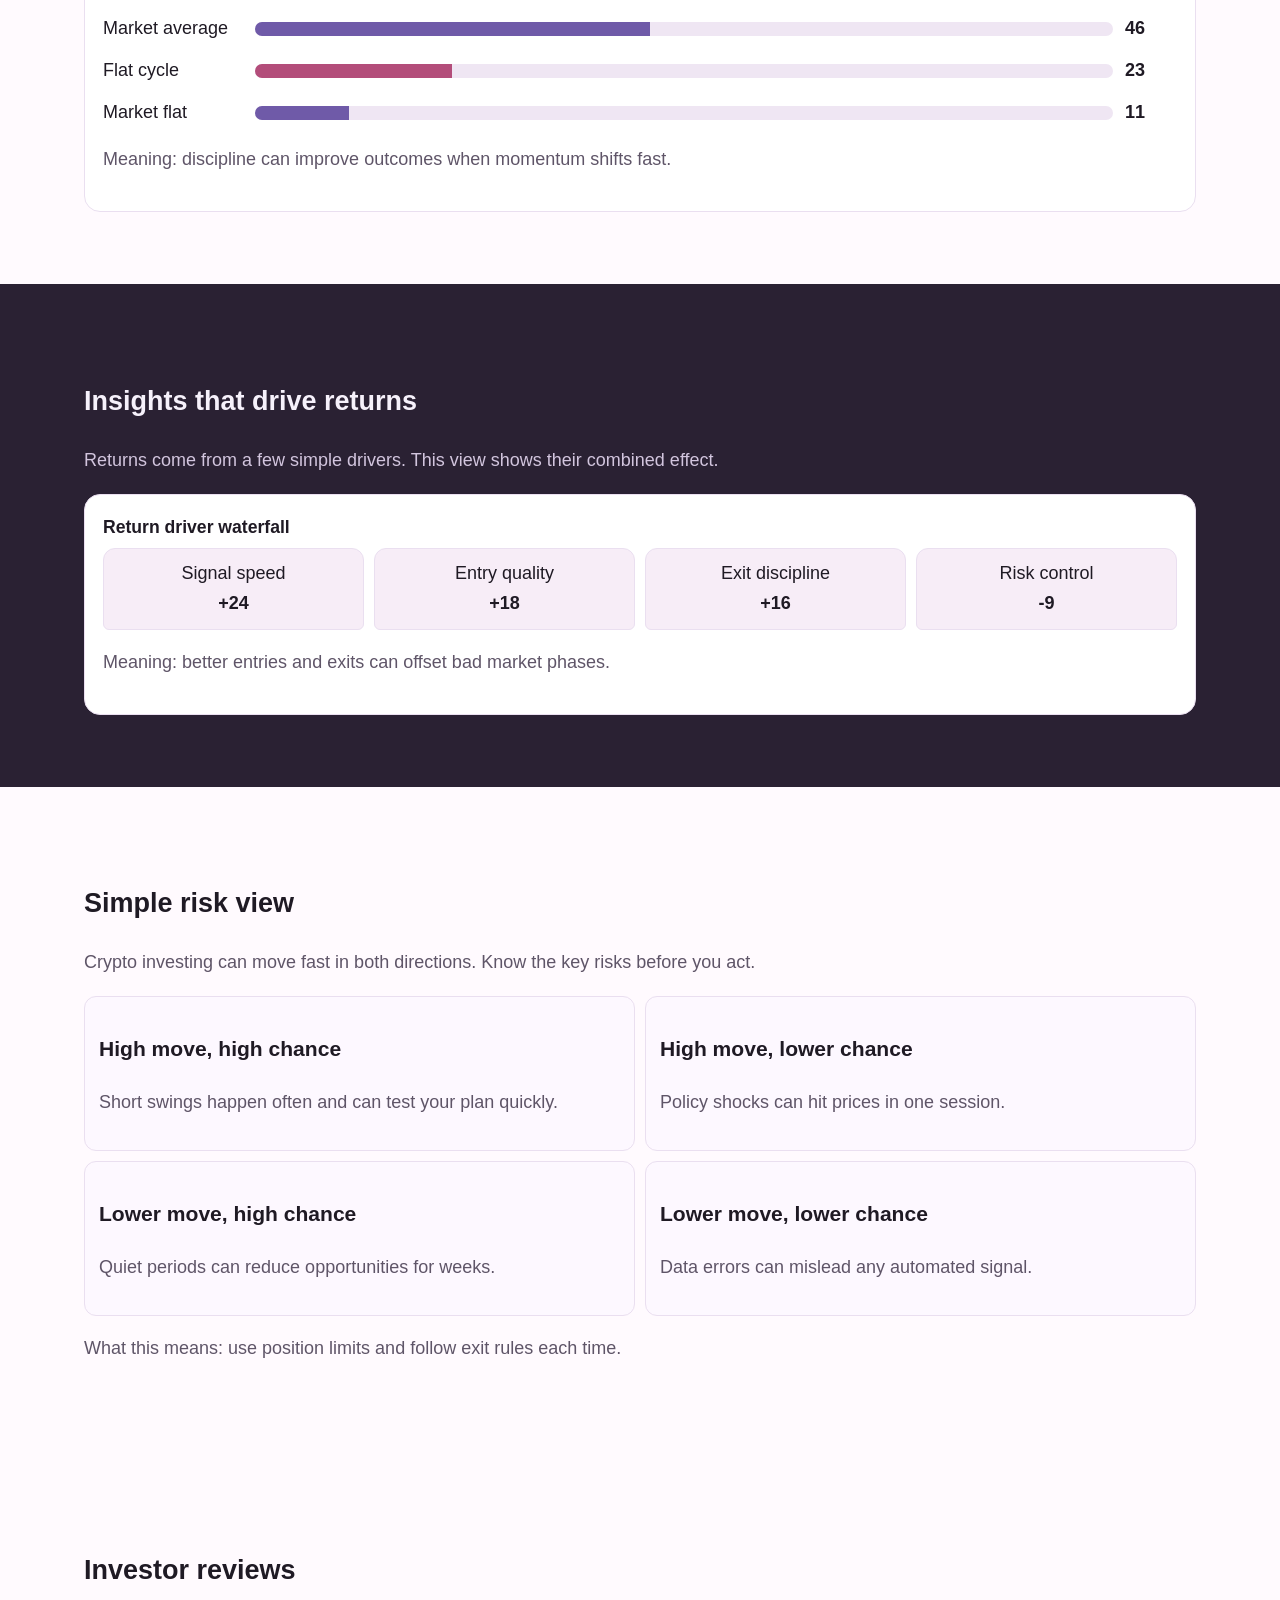
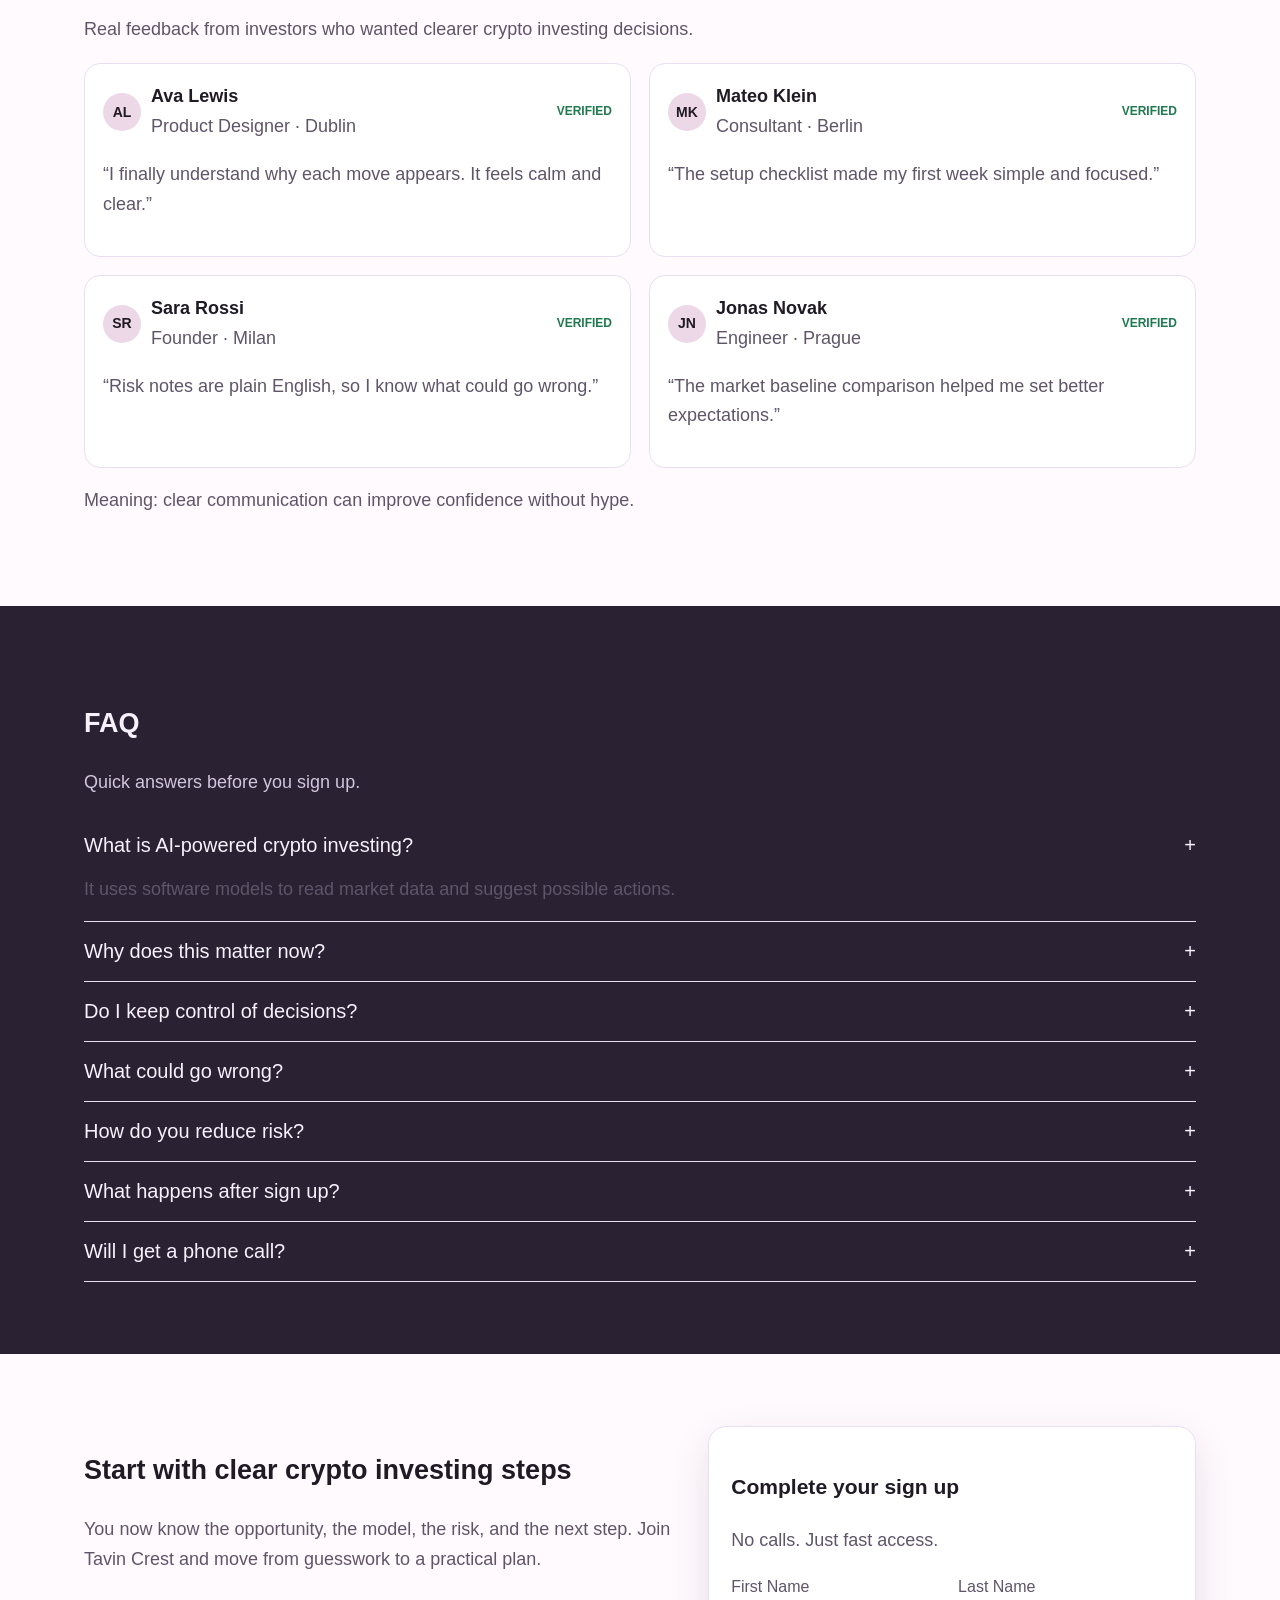
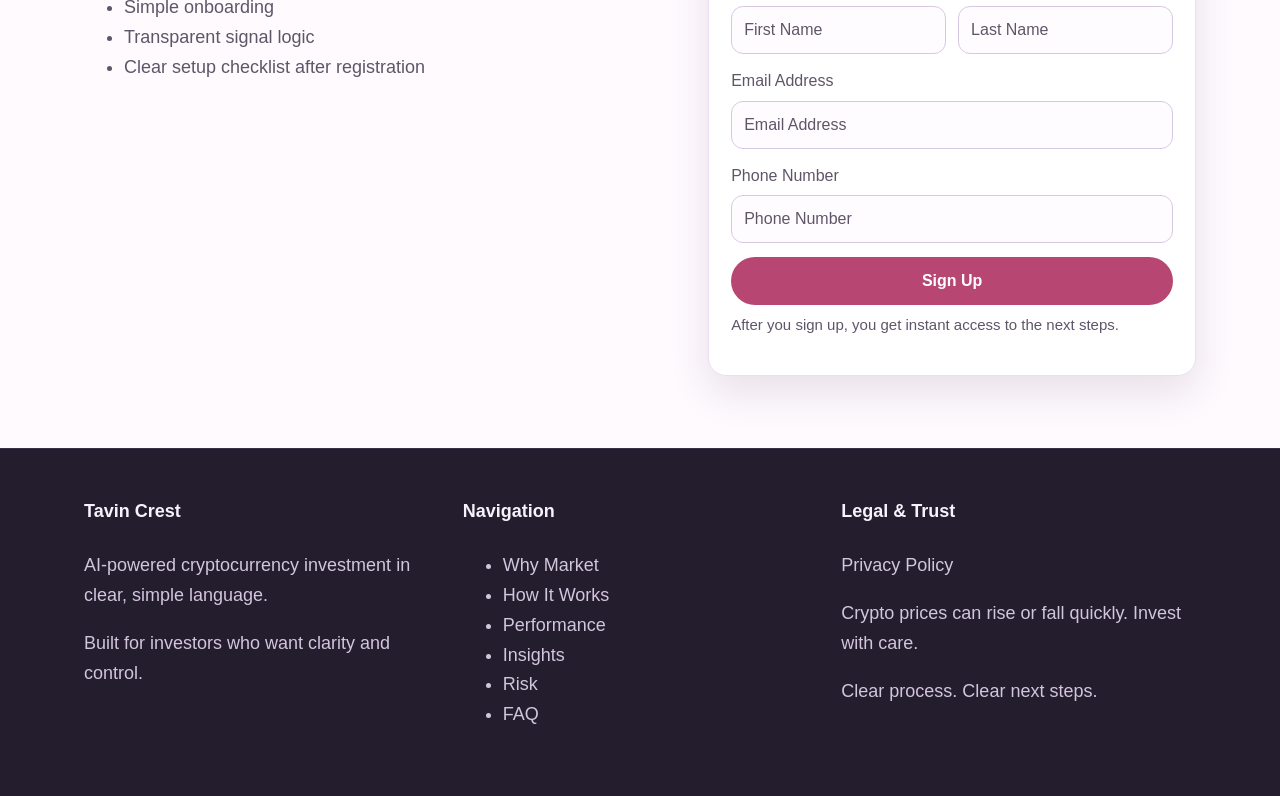
<file: be/index.html>
<!doctype html>
<html lang="en">
<head>
  <meta charset="UTF-8" />
  <meta name="viewport" content="width=device-width, initial-scale=1.0" />
  <title>Tavin Crest | AI-Powered Cryptocurrency Investment (Nederlands (BE))</title>
  <meta name="description" content="Learn how Tavin Crest makes crypto investing clear with a simple process, risk view, and fast sign-up path for investors." />
  <link rel="canonical" href="https://tavincrest.com/be/" />
  <link rel="alternate" hreflang="en" href="https://tavincrest.com/" />
<link rel="alternate" hreflang="de" href="https://tavincrest.com/de/" />
<link rel="alternate" hreflang="fr" href="https://tavincrest.com/fr/" />
<link rel="alternate" hreflang="es" href="https://tavincrest.com/es/" />
<link rel="alternate" hreflang="it" href="https://tavincrest.com/it/" />
<link rel="alternate" hreflang="tr" href="https://tavincrest.com/tr/" />
<link rel="alternate" hreflang="pt" href="https://tavincrest.com/pt/" />
<link rel="alternate" hreflang="jp" href="https://tavincrest.com/jp/" />
<link rel="alternate" hreflang="sk" href="https://tavincrest.com/sk/" />
<link rel="alternate" hreflang="nl-BE" href="https://tavincrest.com/be/" />
<link rel="alternate" hreflang="x-default" href="https://tavincrest.com/" />
  <meta property="og:type" content="website" />
  <meta property="og:title" content="Tavin Crest | AI-Powered Cryptocurrency Investment (Nederlands (BE))" />
  <meta property="og:description" content="Learn how Tavin Crest makes crypto investing clear with a simple process, risk view, and fast sign-up path for investors." />
  <meta property="og:url" content="https://tavincrest.com/be/" />
  <meta property="og:site_name" content="Tavin Crest" />
  <meta name="twitter:card" content="summary_large_image" />
  <meta name="twitter:title" content="Tavin Crest | AI-Powered Cryptocurrency Investment (Nederlands (BE))" />
  <meta name="twitter:description" content="Learn how Tavin Crest makes crypto investing clear with a simple process, risk view, and fast sign-up path for investors." />
  <link rel="stylesheet" href="../assets/style.css" />
  <script defer src="../assets/app.js"></script>
</head>
<body>
<header class="header">
  <div class="container row">
    <div class="brand">Tavin Crest</div>
    <nav class="nav-links" aria-label="Main">
      <a href="#market">Why Market</a><a href="#model">How It Works</a><a href="#metrics">Performance</a><a href="#risk">Risk</a><a href="#faq">FAQ</a>
    </nav>
    <div class="header-actions">
      <div class="lang"><button class="lang-toggle" aria-label="Language">Nederlands (BE)</button><div class="lang-menu"><a href="../index.html"><svg class="flag" viewBox="0 0 18 12" aria-hidden="true"><rect width="18" height="12" fill="#012169"/><path d="M0 0l18 12M18 0L0 12" stroke="#fff" stroke-width="2"/><path d="M0 0l18 12M18 0L0 12" stroke="#C8102E" stroke-width="1"/><rect x="7" width="4" height="12" fill="#fff"/><rect y="4" width="18" height="4" fill="#fff"/><rect x="8" width="2" height="12" fill="#C8102E"/><rect y="5" width="18" height="2" fill="#C8102E"/></svg>English</a>
<a href="../de/index.html"><svg class="flag" viewBox="0 0 18 12"><rect width="18" height="4" fill="#000"/><rect y="4" width="18" height="4" fill="#DD0000"/><rect y="8" width="18" height="4" fill="#FFCE00"/></svg>Deutsch</a>
<a href="../fr/index.html"><svg class="flag" viewBox="0 0 18 12"><rect width="6" height="12" fill="#0055A4"/><rect x="6" width="6" height="12" fill="#fff"/><rect x="12" width="6" height="12" fill="#EF4135"/></svg>Français</a>
<a href="../es/index.html"><svg class="flag" viewBox="0 0 18 12"><rect width="18" height="12" fill="#AA151B"/><rect y="3" width="18" height="6" fill="#F1BF00"/></svg>Español</a>
<a href="../it/index.html"><svg class="flag" viewBox="0 0 18 12"><rect width="6" height="12" fill="#009246"/><rect x="6" width="6" height="12" fill="#fff"/><rect x="12" width="6" height="12" fill="#CE2B37"/></svg>Italiano</a>
<a href="../tr/index.html"><svg class="flag" viewBox="0 0 18 12"><rect width="18" height="12" fill="#E30A17"/><circle cx="7" cy="6" r="3" fill="#fff"/><circle cx="8" cy="6" r="2.4" fill="#E30A17"/><polygon points="11,6 13,5.2 12.3,7" fill="#fff"/></svg>Türkçe</a>
<a href="../pt/index.html"><svg class="flag" viewBox="0 0 18 12"><rect width="7" height="12" fill="#006600"/><rect x="7" width="11" height="12" fill="#FF0000"/></svg>Português</a>
<a href="../jp/index.html"><svg class="flag" viewBox="0 0 18 12"><rect width="18" height="12" fill="#fff"/><circle cx="9" cy="6" r="3" fill="#BC002D"/></svg>日本語</a>
<a href="../sk/index.html"><svg class="flag" viewBox="0 0 18 12"><rect width="18" height="4" fill="#fff"/><rect y="4" width="18" height="4" fill="#0B4EA2"/><rect y="8" width="18" height="4" fill="#EE1C25"/><path d="M5 2.5h3c1.5 0 2.2 1.1 2.2 2.1v2.1c0 1.9-1.5 3.3-3.7 4.3-2.2-1-3.7-2.4-3.7-4.3V4.6c0-1 .7-2.1 2.2-2.1z" fill="#fff" stroke="#0B4EA2" stroke-width=".4"/><path d="M6.6 3.3v2.9M5.5 4.7h2.2" stroke="#EE1C25" stroke-width=".6"/><path d="M6.6 6.3l-1 .8h2z" fill="#0B4EA2"/></svg>Slovak</a>
<a href="../be/index.html"><svg class="flag" viewBox="0 0 18 12"><rect width="6" height="12" fill="#000"/><rect x="6" width="6" height="12" fill="#FFD90C"/><rect x="12" width="6" height="12" fill="#EF3340"/></svg>Nederlands (BE)</a></div></div>
      <a href="#signup" class="btn">Sign Up</a>
      <button class="mobile-toggle" aria-label="Open menu">☰</button>
    </div>
  </div>
</header>
<div class="mobile-drawer" aria-hidden="true"><div class="drawer-panel"><button class="icon-btn close-drawer" aria-label="Close menu">✕</button><nav class="drawer-nav"><a href="#market">Why Market</a><a href="#model">How It Works</a><a href="#metrics">Performance</a><a href="#insights">Insights</a><a href="#reviews">Reviews</a><a href="#faq">FAQ</a><div class="lang"><button class="lang-toggle">Nederlands (BE)</button><div class="lang-menu"><a href="../index.html"><svg class="flag" viewBox="0 0 18 12" aria-hidden="true"><rect width="18" height="12" fill="#012169"/><path d="M0 0l18 12M18 0L0 12" stroke="#fff" stroke-width="2"/><path d="M0 0l18 12M18 0L0 12" stroke="#C8102E" stroke-width="1"/><rect x="7" width="4" height="12" fill="#fff"/><rect y="4" width="18" height="4" fill="#fff"/><rect x="8" width="2" height="12" fill="#C8102E"/><rect y="5" width="18" height="2" fill="#C8102E"/></svg>English</a>
<a href="../de/index.html"><svg class="flag" viewBox="0 0 18 12"><rect width="18" height="4" fill="#000"/><rect y="4" width="18" height="4" fill="#DD0000"/><rect y="8" width="18" height="4" fill="#FFCE00"/></svg>Deutsch</a>
<a href="../fr/index.html"><svg class="flag" viewBox="0 0 18 12"><rect width="6" height="12" fill="#0055A4"/><rect x="6" width="6" height="12" fill="#fff"/><rect x="12" width="6" height="12" fill="#EF4135"/></svg>Français</a>
<a href="../es/index.html"><svg class="flag" viewBox="0 0 18 12"><rect width="18" height="12" fill="#AA151B"/><rect y="3" width="18" height="6" fill="#F1BF00"/></svg>Español</a>
<a href="../it/index.html"><svg class="flag" viewBox="0 0 18 12"><rect width="6" height="12" fill="#009246"/><rect x="6" width="6" height="12" fill="#fff"/><rect x="12" width="6" height="12" fill="#CE2B37"/></svg>Italiano</a>
<a href="../tr/index.html"><svg class="flag" viewBox="0 0 18 12"><rect width="18" height="12" fill="#E30A17"/><circle cx="7" cy="6" r="3" fill="#fff"/><circle cx="8" cy="6" r="2.4" fill="#E30A17"/><polygon points="11,6 13,5.2 12.3,7" fill="#fff"/></svg>Türkçe</a>
<a href="../pt/index.html"><svg class="flag" viewBox="0 0 18 12"><rect width="7" height="12" fill="#006600"/><rect x="7" width="11" height="12" fill="#FF0000"/></svg>Português</a>
<a href="../jp/index.html"><svg class="flag" viewBox="0 0 18 12"><rect width="18" height="12" fill="#fff"/><circle cx="9" cy="6" r="3" fill="#BC002D"/></svg>日本語</a>
<a href="../sk/index.html"><svg class="flag" viewBox="0 0 18 12"><rect width="18" height="4" fill="#fff"/><rect y="4" width="18" height="4" fill="#0B4EA2"/><rect y="8" width="18" height="4" fill="#EE1C25"/><path d="M5 2.5h3c1.5 0 2.2 1.1 2.2 2.1v2.1c0 1.9-1.5 3.3-3.7 4.3-2.2-1-3.7-2.4-3.7-4.3V4.6c0-1 .7-2.1 2.2-2.1z" fill="#fff" stroke="#0B4EA2" stroke-width=".4"/><path d="M6.6 3.3v2.9M5.5 4.7h2.2" stroke="#EE1C25" stroke-width=".6"/><path d="M6.6 6.3l-1 .8h2z" fill="#0B4EA2"/></svg>Slovak</a>
<a href="../be/index.html"><svg class="flag" viewBox="0 0 18 12"><rect width="6" height="12" fill="#000"/><rect x="6" width="6" height="12" fill="#FFD90C"/><rect x="12" width="6" height="12" fill="#EF3340"/></svg>Nederlands (BE)</a></div></div><a href="#signup" class="btn">Sign Up</a></nav></div></div>

<main>
<section class="section light">
  <div class="container hero-grid reveal">
    <div>
      <p class="kicker">AI-Powered Cryptocurrency Investment</p>
      <h1>AI-Powered Cryptocurrency Investment with clear steps for crypto investing</h1>
      <p class="section-intro">Tavin Crest gives you a simple way to follow crypto investing with AI signals that scan market moves in seconds. You get clear entries, stop levels, and transparent logic. After you sign up, you get instant access to the next steps.</p>
      <div class="performance-panel">
        <h2>Performance Range</h2>
        <div class="performance-grid"><div class="metric-box"><div class="metric-value">8–15%</div><div class="metric-label">Monthly range</div></div><div class="metric-box"><div class="metric-value">80–200%</div><div class="metric-label">Annual range</div></div></div>
        <p class="micro-note">Returns depend on market conditions. Not guaranteed.</p>
      </div>
    </div>
    <form class="form-card" id="signup">
      <h3 class="form-title">Create your access</h3><p class="form-sub">Start in minutes with one simple form.</p>
      <div class="form-grid"><div class="name-row"><div><label for="fn1">First Name</label><input id="fn1" placeholder="First Name" /></div><div><label for="ln1">Last Name</label><input id="ln1" placeholder="Last Name" /></div></div><div><label for="em1">Email Address</label><input id="em1" type="email" placeholder="Email Address" /></div><div><label for="ph1">Phone Number</label><input id="ph1" type="tel" placeholder="Phone Number" /></div><button class="btn" type="button">Sign Up</button></div>
      <p class="trust-note">We may send a short email to confirm your details.</p>
    </form>
  </div>
</section>

<section class="section light" id="market"><div class="container reveal"><h2>Why this market now</h2><p class="section-intro">Crypto investing is moving into faster global use. AI helps read this speed with more discipline.</p><div class="grid-3"><article class="card"><h3>User growth</h3><p>More people now hold digital assets through simple mobile tools.</p><p class="muted">Meaning: demand has a broader base.</p></article><article class="card"><h3>Faster rails</h3><p>Payment networks settle faster, so money moves with less delay.</p><p class="muted">Meaning: price reactions happen quickly.</p></article><article class="card"><h3>Data clarity</h3><p>On-chain data shows wallet flows in near real time.</p><p class="muted">Meaning: decisions can use live evidence.</p></article></div><p>What it means for your money: timing matters more, so clear rules can protect capital.</p></div></section>

<section class="section dark" id="model"><div class="container reveal"><h2>How crypto investing works here</h2><p class="section-intro">We keep the model short and practical. Each step shows what you do next.</p><div class="grid-2"><article class="card"><h3>Step flow</h3><ul><li>Sign up and open your dashboard.</li><li>Review AI market alerts with plain-language notes.</li><li>Choose your action based on your comfort level.</li><li>Track open positions with exit guidance.</li><li>Adjust when trend strength changes.</li></ul></article><article class="card"><h3>Investor outcome</h3><ul><li>You get clear triggers, not vague forecasts.</li><li>You see position logic before acting.</li><li>You keep control over final decisions.</li></ul><p class="muted">After you sign up, you will see a clear setup checklist.</p></article></div></div></section>

<section class="section light" id="focus"><div class="container reveal"><h2>What we focus on</h2><p class="section-intro">Not every coin is a good setup. We filter by quality, trend, and behavior.</p><div class="grid-4"><article class="card"><h3>Trend strength</h3><p>We prefer assets with steady higher highs and healthy pullbacks.</p><p class="muted">Micro: trend before noise.</p></article><article class="card"><h3>Volume support</h3><p>We check if buying volume confirms each breakout move.</p><p class="muted">Micro: moves need participation.</p></article><article class="card"><h3>Risk window</h3><p>We avoid entries when downside room is too large.</p><p class="muted">Micro: protect first, grow second.</p></article><article class="card"><h3>News impact</h3><p>We reduce exposure around unstable headline events.</p><p class="muted">Micro: avoid surprise shocks.</p></article></div><p>What it means for your money: filtered setups can lower avoidable mistakes.</p></div></section>

<section class="section light" id="metrics"><div class="container reveal"><h2>Performance snapshot for crypto investing</h2><p class="section-intro">These ranges compare observed outcomes with a broad market baseline.</p><div class="card"><h3>AI model vs market baseline</h3><div class="compare-bar"><div class="row-bar"><span>Strong cycle</span><div class="track"><div class="fill-a" style="width:78%"></div></div><strong>78</strong></div><div class="row-bar"><span>Market average</span><div class="track"><div class="fill-b" style="width:46%"></div></div><strong>46</strong></div><div class="row-bar"><span>Flat cycle</span><div class="track"><div class="fill-a" style="width:23%"></div></div><strong>23</strong></div><div class="row-bar"><span>Market flat</span><div class="track"><div class="fill-b" style="width:11%"></div></div><strong>11</strong></div></div><p class="muted">Meaning: discipline can improve outcomes when momentum shifts fast.</p></div></div></section>

<section class="section dark" id="insights"><div class="container reveal"><h2>Insights that drive returns</h2><p class="section-intro">Returns come from a few simple drivers. This view shows their combined effect.</p><div class="card"><h3>Return driver waterfall</h3><div class="waterfall"><div class="w-step"><small>Signal speed</small><strong>+24</strong></div><div class="w-step"><small>Entry quality</small><strong>+18</strong></div><div class="w-step"><small>Exit discipline</small><strong>+16</strong></div><div class="w-step"><small>Risk control</small><strong>-9</strong></div></div><p class="muted">Meaning: better entries and exits can offset bad market phases.</p></div></div></section>

<section class="section light" id="risk"><div class="container reveal"><h2>Simple risk view</h2><p class="section-intro">Crypto investing can move fast in both directions. Know the key risks before you act.</p><div class="risk-matrix"><article class="risk-cell"><h3>High move, high chance</h3><p>Short swings happen often and can test your plan quickly.</p></article><article class="risk-cell"><h3>High move, lower chance</h3><p>Policy shocks can hit prices in one session.</p></article><article class="risk-cell"><h3>Lower move, high chance</h3><p>Quiet periods can reduce opportunities for weeks.</p></article><article class="risk-cell"><h3>Lower move, lower chance</h3><p>Data errors can mislead any automated signal.</p></article></div><p>What this means: use position limits and follow exit rules each time.</p></div></section>

<section class="section light" id="reviews"><div class="container reveal"><h2>Investor reviews</h2><p class="section-intro">Real feedback from investors who wanted clearer crypto investing decisions.</p><div class="grid-4"><article class="card"><div class="reviewer"><div class="person"><div class="avatar">AL</div><div><strong>Ava Lewis</strong><div class="muted">Product Designer · Dublin</div></div></div><span class="verified">VERIFIED</span></div><p>“I finally understand why each move appears. It feels calm and clear.”</p></article><article class="card"><div class="reviewer"><div class="person"><div class="avatar">MK</div><div><strong>Mateo Klein</strong><div class="muted">Consultant · Berlin</div></div></div><span class="verified">VERIFIED</span></div><p>“The setup checklist made my first week simple and focused.”</p></article><article class="card"><div class="reviewer"><div class="person"><div class="avatar">SR</div><div><strong>Sara Rossi</strong><div class="muted">Founder · Milan</div></div></div><span class="verified">VERIFIED</span></div><p>“Risk notes are plain English, so I know what could go wrong.”</p></article><article class="card"><div class="reviewer"><div class="person"><div class="avatar">JN</div><div><strong>Jonas Novak</strong><div class="muted">Engineer · Prague</div></div></div><span class="verified">VERIFIED</span></div><p>“The market baseline comparison helped me set better expectations.”</p></article></div><p>Meaning: clear communication can improve confidence without hype.</p></div></section>

<section class="section dark" id="faq"><div class="container reveal"><h2>FAQ</h2><p class="section-intro">Quick answers before you sign up.</p><div class="faq-item"><button class="faq-q">What is AI-powered crypto investing?<span>+</span></button><div class="faq-answer">It uses software models to read market data and suggest possible actions.</div></div><div class="faq-item"><button class="faq-q">Why does this matter now?<span>+</span></button><div class="faq-answer">Market cycles move faster now, so clear data helps you react with less guesswork.</div></div><div class="faq-item"><button class="faq-q">Do I keep control of decisions?<span>+</span></button><div class="faq-answer">Yes. You choose every action and can stop at any time.</div></div><div class="faq-item"><button class="faq-q">What could go wrong?<span>+</span></button><div class="faq-answer">Prices can drop quickly, signals can fail, and momentum can reverse without warning.</div></div><div class="faq-item"><button class="faq-q">How do you reduce risk?<span>+</span></button><div class="faq-answer">We use position limits, stop levels, and simple rules for exits.</div></div><div class="faq-item"><button class="faq-q">What happens after sign up?<span>+</span></button><div class="faq-answer">After you sign up, you can review the options and choose what to do next.</div></div><div class="faq-item"><button class="faq-q">Will I get a phone call?<span>+</span></button><div class="faq-answer">No calls. We may send a short email to confirm your details.</div></div></div></section>

<section class="section light"><div class="container hero-grid reveal"><div><h2>Start with clear crypto investing steps</h2><p class="section-intro">You now know the opportunity, the model, the risk, and the next step. Join Tavin Crest and move from guesswork to a practical plan.</p><ul><li>Simple onboarding</li><li>Transparent signal logic</li><li>Clear setup checklist after registration</li></ul></div><form class="form-card"><h3 class="form-title">Complete your sign up</h3><p class="form-sub">No calls. Just fast access.</p><div class="form-grid"><div class="name-row"><div><label for="fn2">First Name</label><input id="fn2" placeholder="First Name" /></div><div><label for="ln2">Last Name</label><input id="ln2" placeholder="Last Name" /></div></div><div><label for="em2">Email Address</label><input id="em2" type="email" placeholder="Email Address" /></div><div><label for="ph2">Phone Number</label><input id="ph2" type="tel" placeholder="Phone Number" /></div><button class="btn" type="button">Sign Up</button></div><p class="trust-note">After you sign up, you get instant access to the next steps.</p></form></div></section>
</main>

<footer class="footer"><div class="container footer-grid"><div><h4>Tavin Crest</h4><p>AI-powered cryptocurrency investment in clear, simple language.</p><p>Built for investors who want clarity and control.</p></div><div><h4>Navigation</h4><ul><li><a href="#market">Why Market</a></li><li><a href="#model">How It Works</a></li><li><a href="#metrics">Performance</a></li><li><a href="#insights">Insights</a></li><li><a href="#risk">Risk</a></li><li><a href="#faq">FAQ</a></li></ul></div><div><h4>Legal & Trust</h4><p><a href="#" data-open-privacy>Privacy Policy</a></p><p>Crypto prices can rise or fall quickly. Invest with care.</p><p>Clear process. Clear next steps.</p></div></div></footer>

<div class="modal" id="privacy-modal" role="dialog" aria-modal="true" aria-label="Privacy Policy"><div class="modal-panel"><div class="modal-top"><h3>Privacy Policy</h3><button class="icon-btn" data-close-privacy aria-label="Close">✕</button></div><p><strong>Introduction:</strong> This policy explains how Tavin Crest handles personal data.</p><p><strong>Data collection:</strong> We collect name, email, and phone from your form submission.</p><p><strong>Legal basis:</strong> We process data to deliver account access and service updates.</p><p><strong>Cookies:</strong> We use basic cookies for site function and performance checks.</p><p><strong>Retention:</strong> We keep data only as long as needed for service and legal duties.</p><p><strong>Third-party sharing:</strong> We share data only with trusted providers that support operations.</p><p><strong>Security:</strong> We use access controls and encryption where appropriate.</p><p><strong>User rights:</strong> You can request access, correction, or deletion of your personal data.</p><p><strong>International transfers:</strong> Some providers may process data outside your home country.</p><p><strong>Industry risk disclosure:</strong> Crypto investing includes volatility and potential loss of capital.</p><p><strong>Contact:</strong> Email privacy@tavincrest.com for privacy requests.</p><div class="modal-footer"><button class="btn" data-close-privacy>Close</button></div></div></div>

<script type="application/ld+json">{"@context":"https://schema.org","@type":"Organization","name":"Tavin Crest","url":"https://tavincrest.com"}</script>
<script type="application/ld+json">{"@context":"https://schema.org","@type":"WebSite","name":"Tavin Crest","url":"https://tavincrest.com"}</script>
<script type="application/ld+json">{"@context":"https://schema.org","@type":"FAQPage","mainEntity":[{"@type":"Question","name":"What is AI-powered crypto investing?","acceptedAnswer":{"@type":"Answer","text":"It uses software models to read market data and suggest possible actions."}},{"@type":"Question","name":"What happens after sign up?","acceptedAnswer":{"@type":"Answer","text":"After you sign up, you can review the options and choose what to do next."}}]}</script>
<script type="application/ld+json">{"@context":"https://schema.org","@type":"Review","author":{"@type":"Person","name":"Ava Lewis"},"reviewBody":"I finally understand why each move appears. It feels calm and clear.","itemReviewed":{"@type":"Service","name":"Tavin Crest"}}</script>
</body>
</html>
</file>
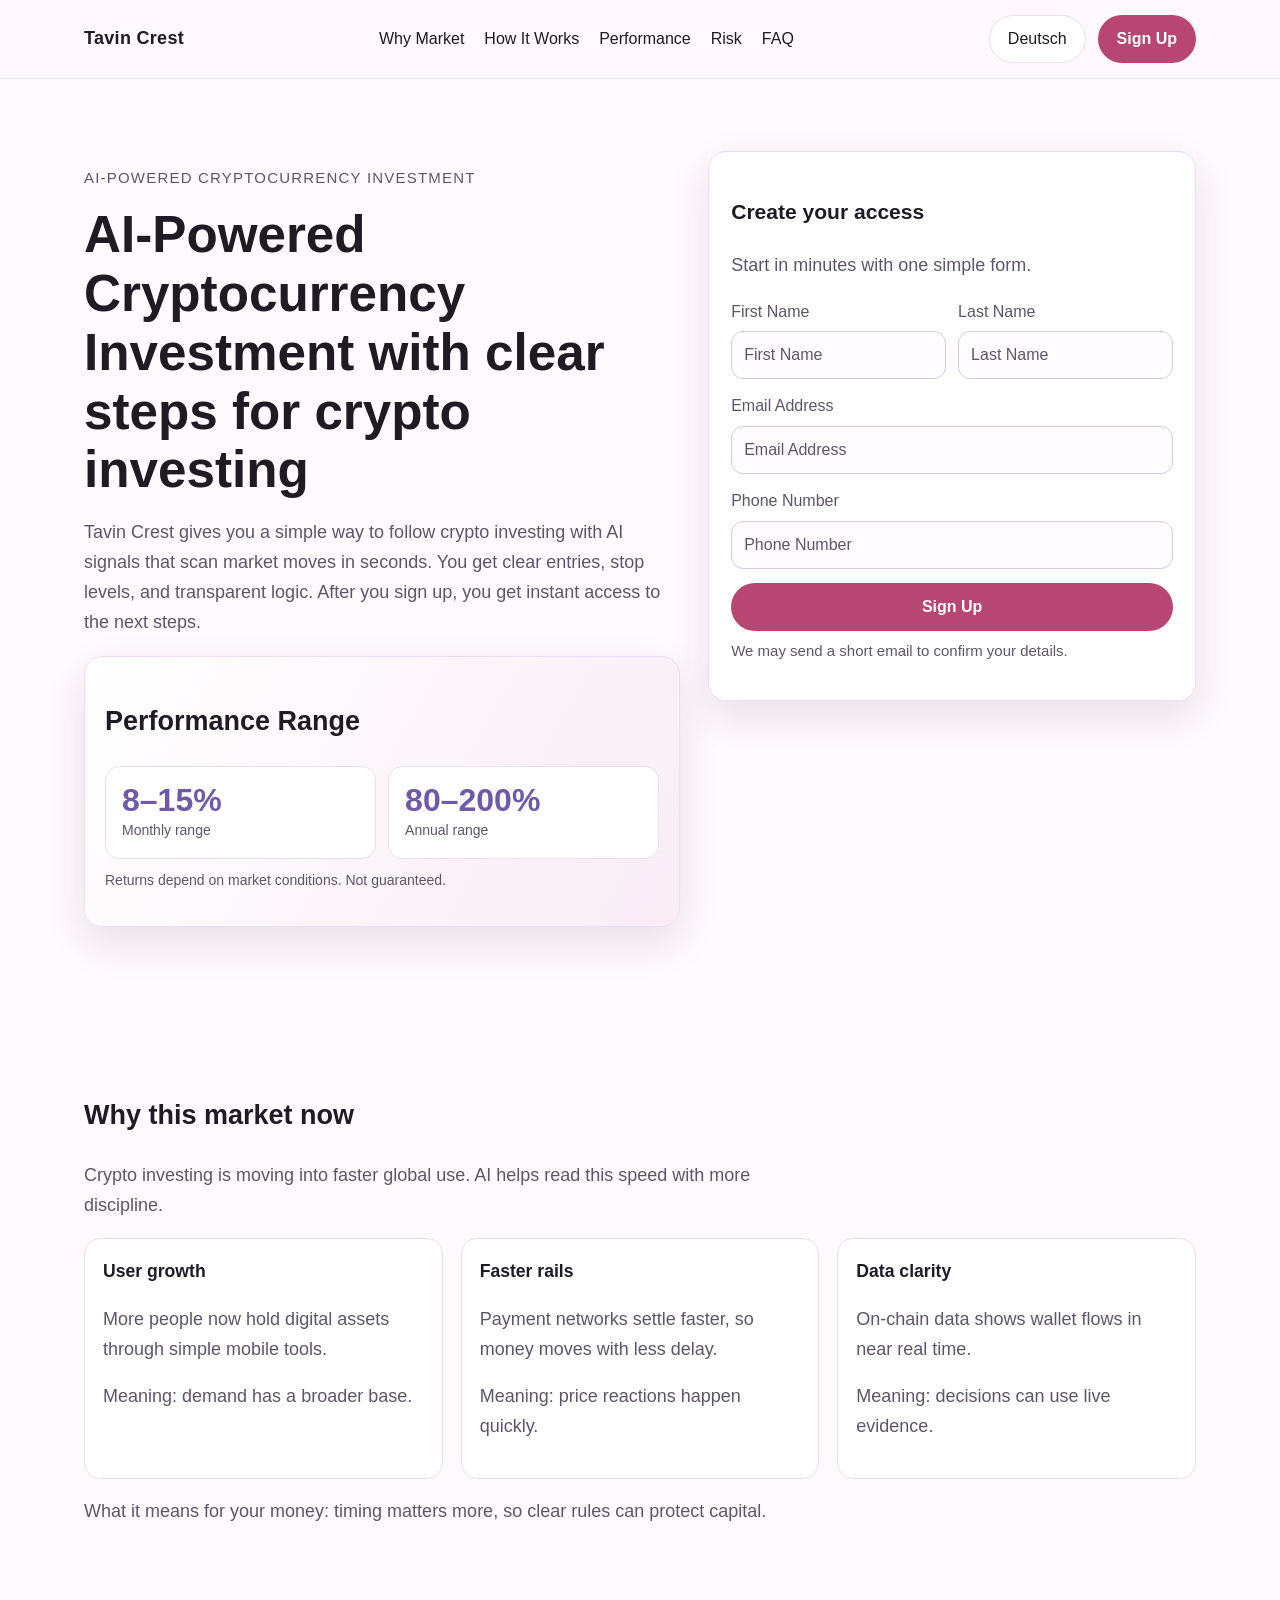
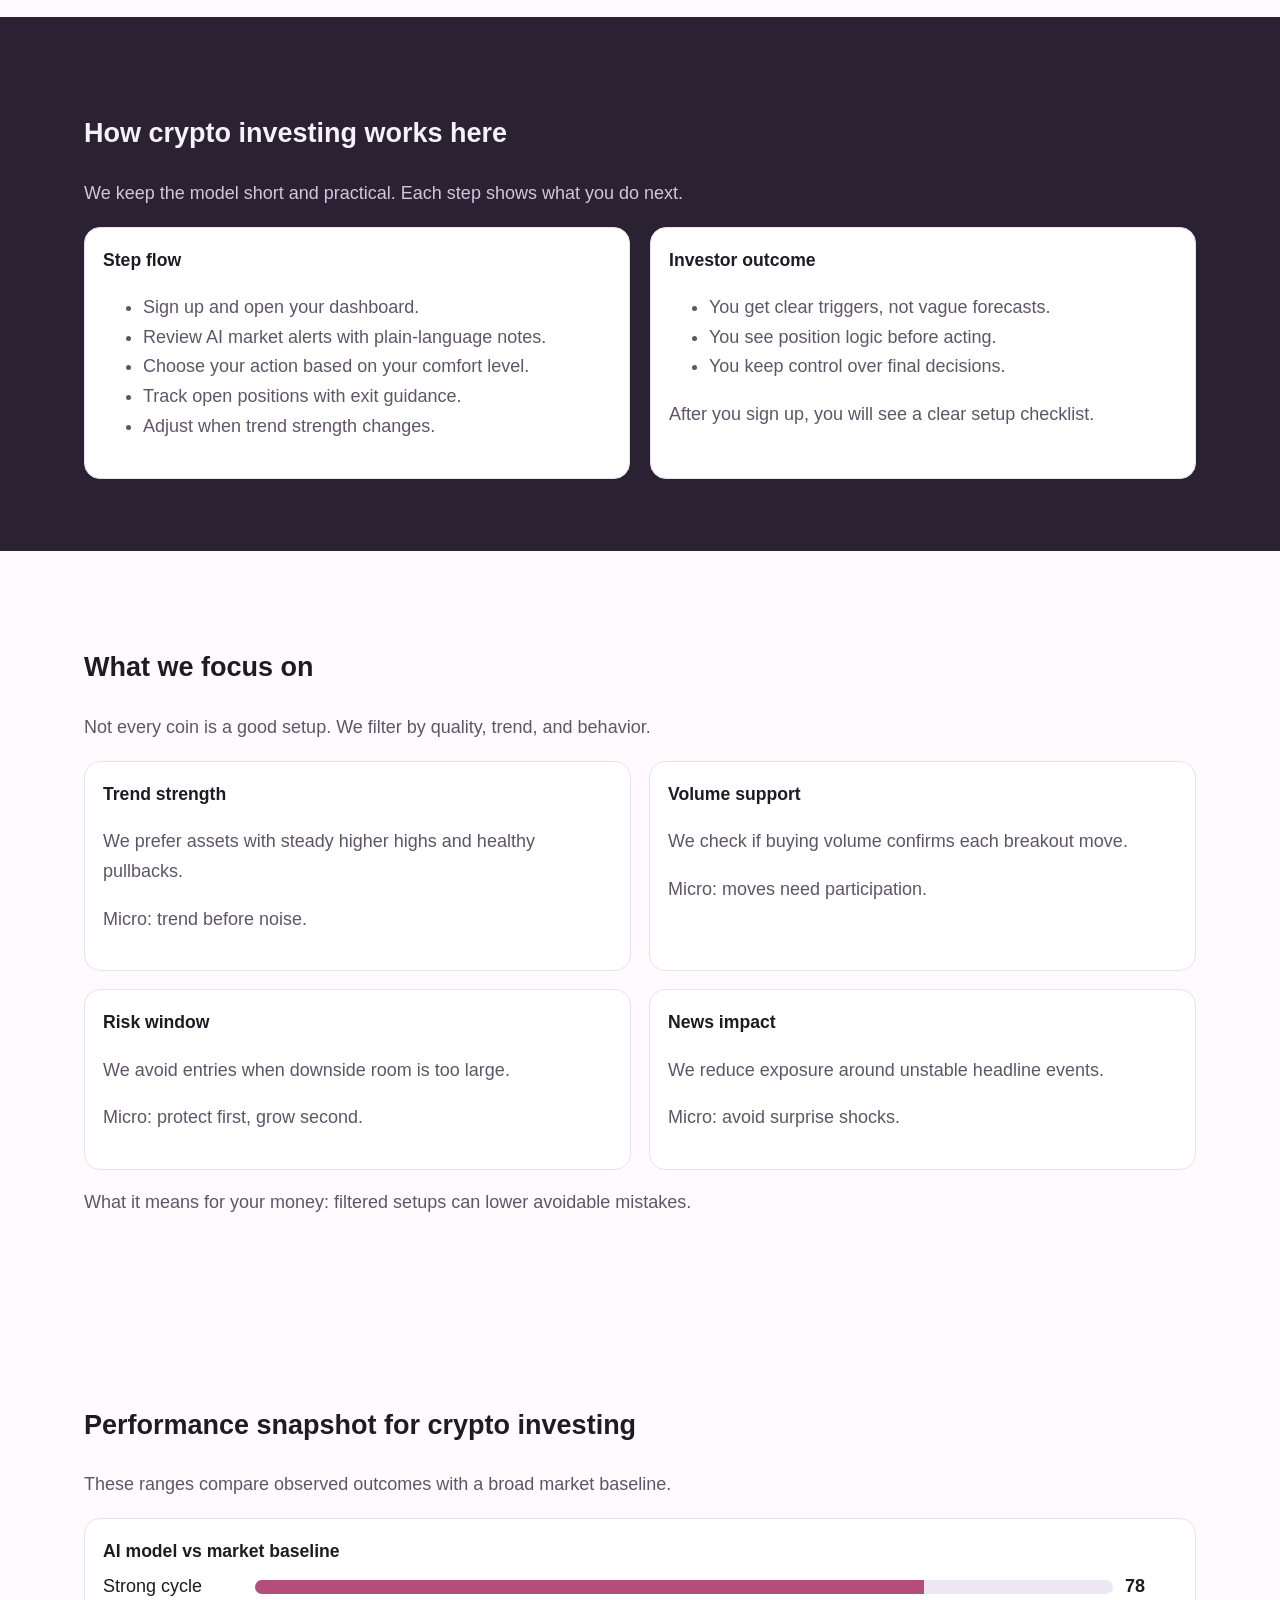
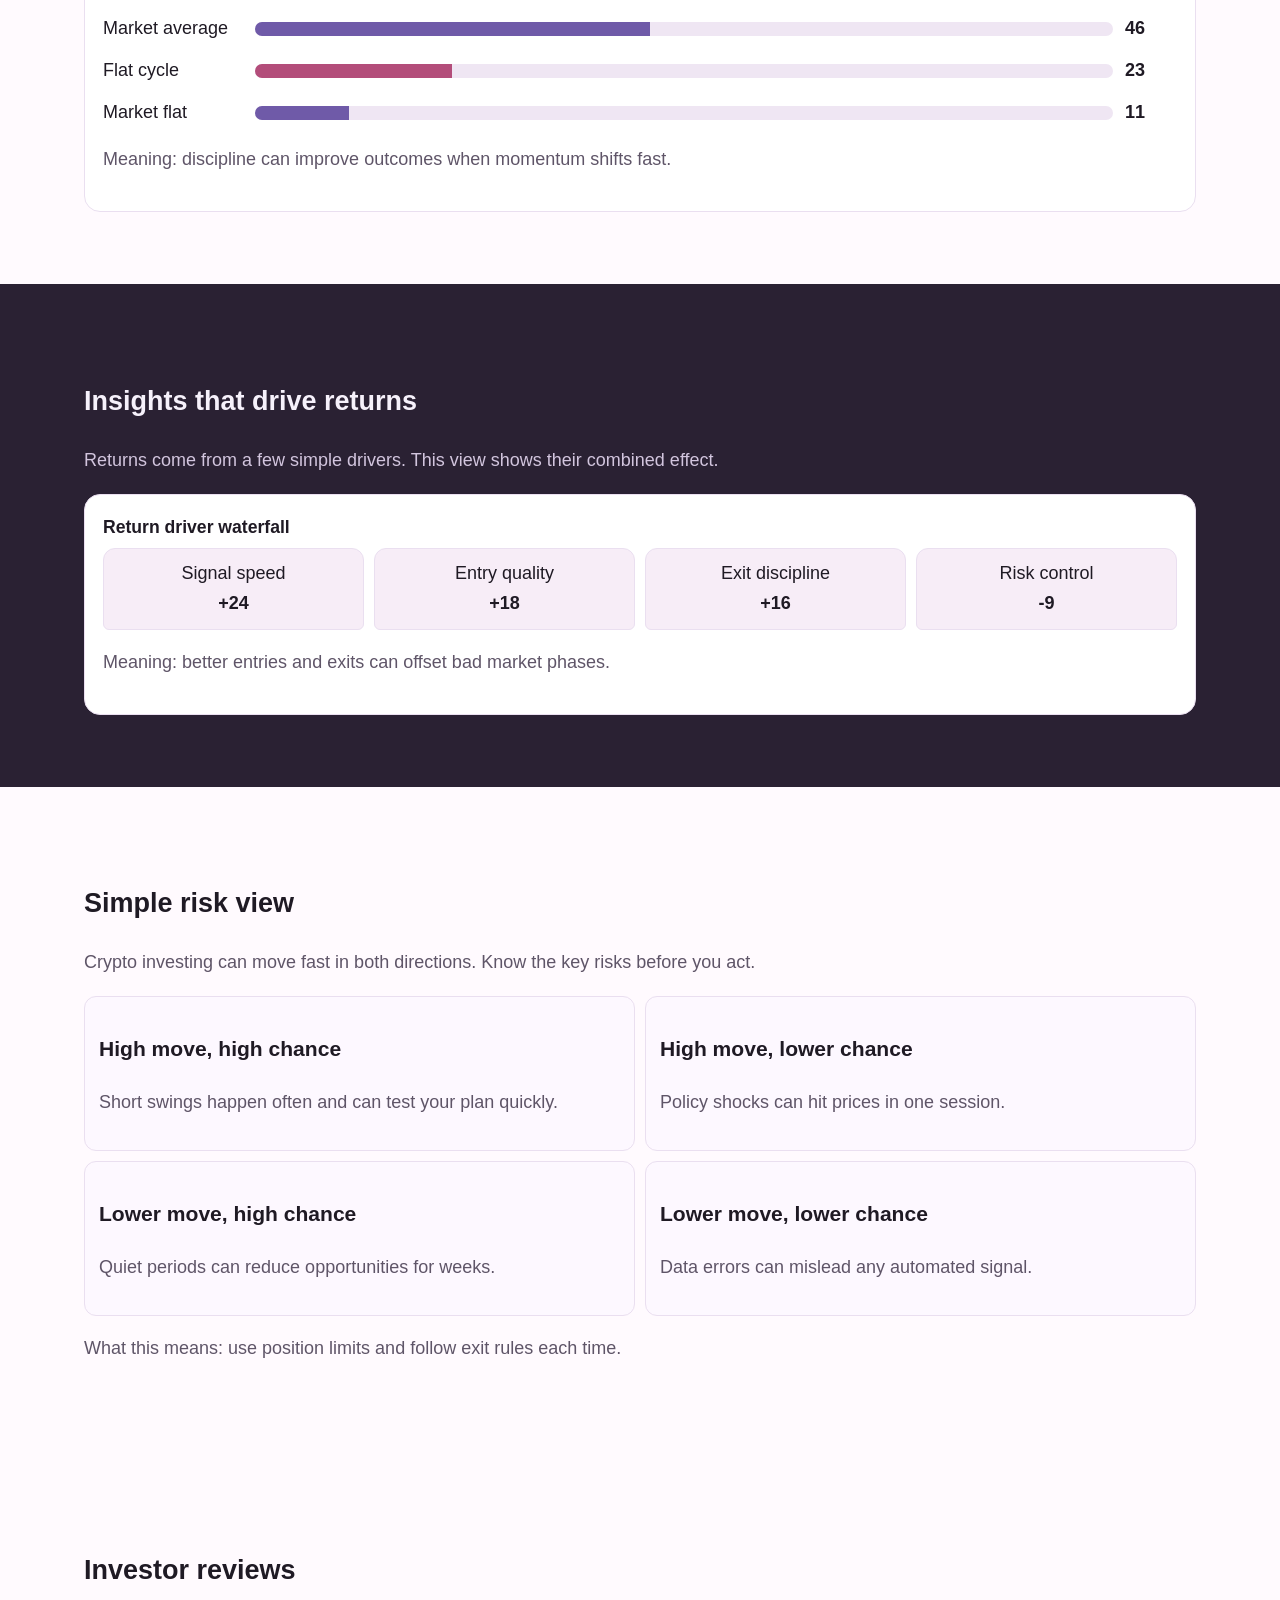
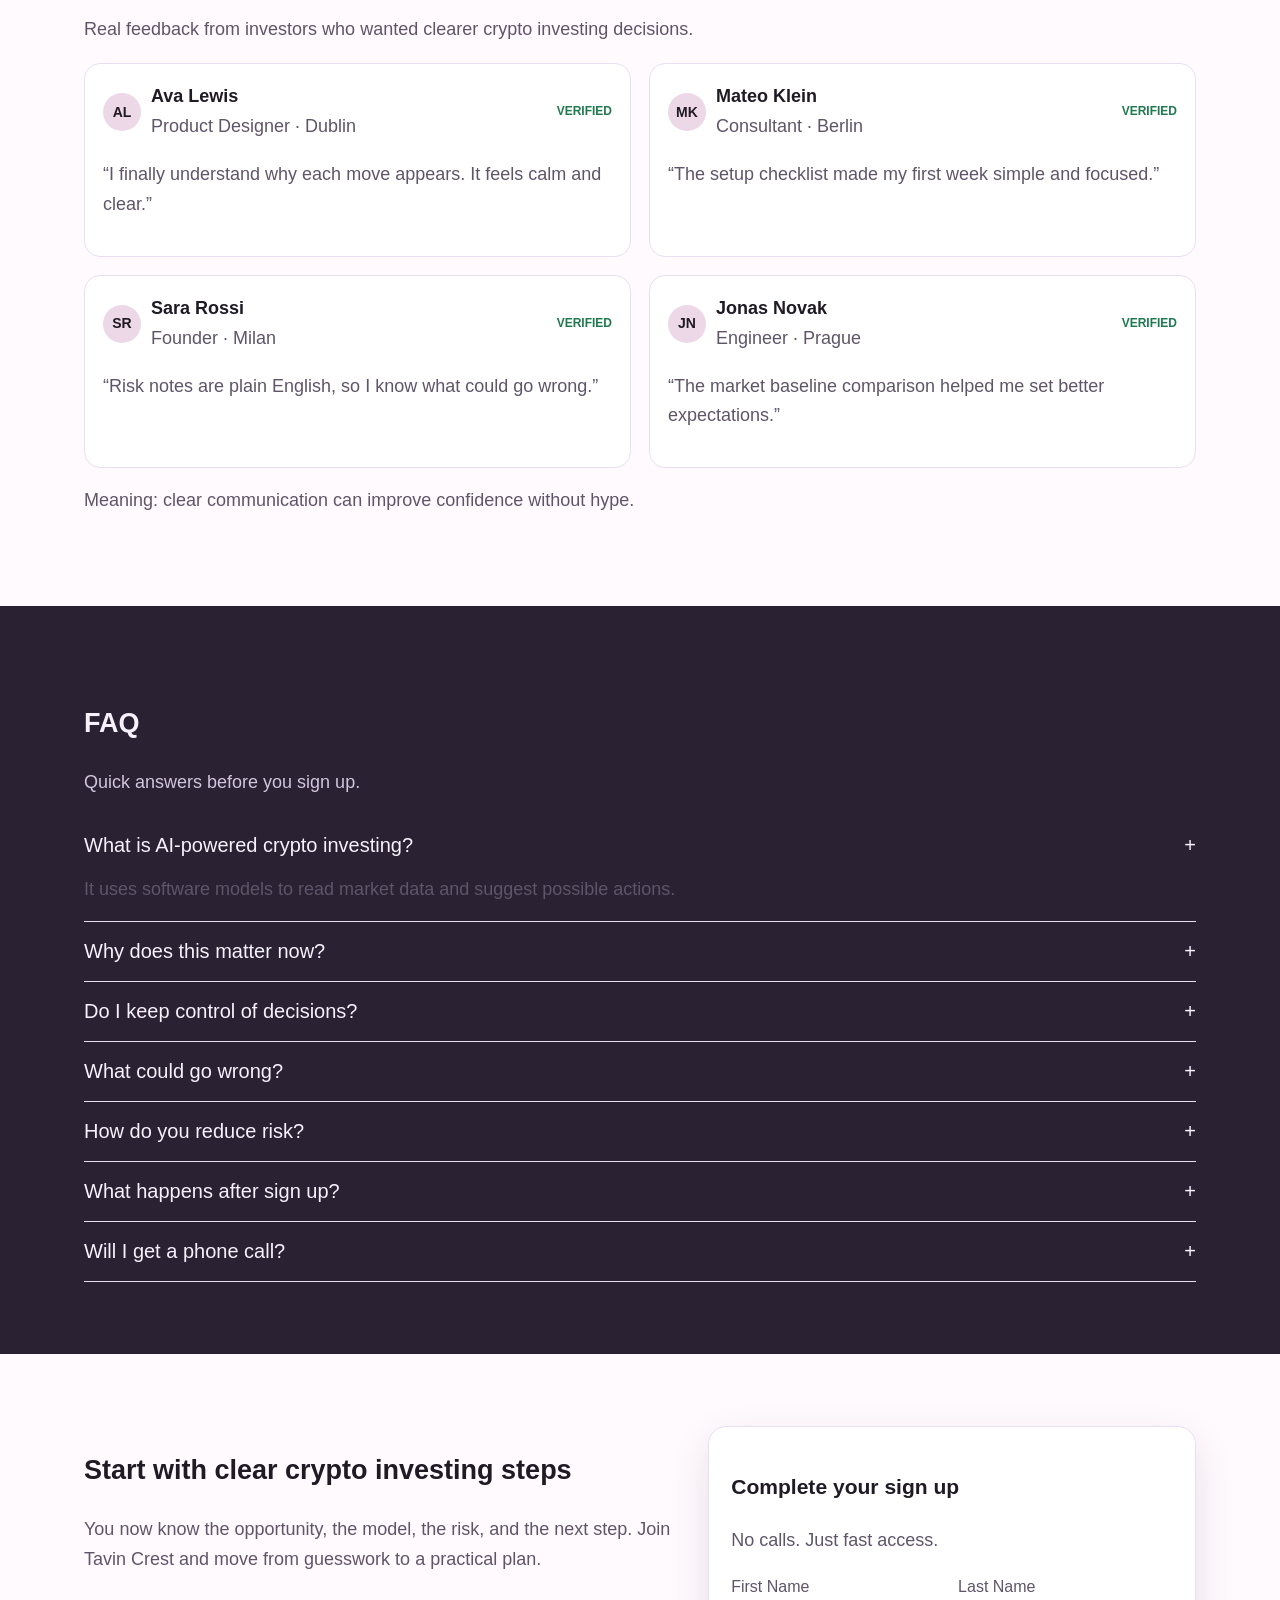
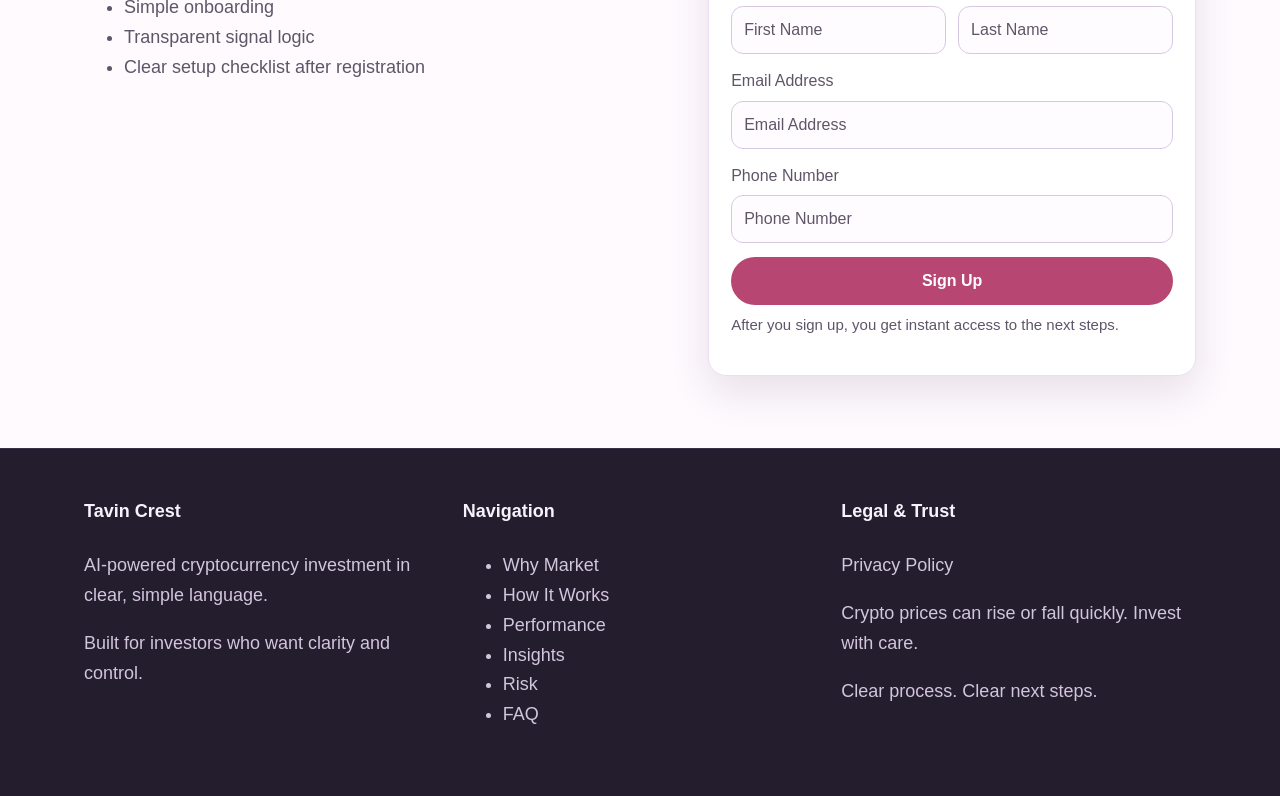
<file: de/index.html>
<!doctype html>
<html lang="en">
<head>
  <meta charset="UTF-8" />
  <meta name="viewport" content="width=device-width, initial-scale=1.0" />
  <title>Tavin Crest | AI-Powered Cryptocurrency Investment (Deutsch)</title>
  <meta name="description" content="Learn how Tavin Crest makes crypto investing clear with a simple process, risk view, and fast sign-up path for investors." />
  <link rel="canonical" href="https://tavincrest.com/de/" />
  <link rel="alternate" hreflang="en" href="https://tavincrest.com/" />
<link rel="alternate" hreflang="de" href="https://tavincrest.com/de/" />
<link rel="alternate" hreflang="fr" href="https://tavincrest.com/fr/" />
<link rel="alternate" hreflang="es" href="https://tavincrest.com/es/" />
<link rel="alternate" hreflang="it" href="https://tavincrest.com/it/" />
<link rel="alternate" hreflang="tr" href="https://tavincrest.com/tr/" />
<link rel="alternate" hreflang="pt" href="https://tavincrest.com/pt/" />
<link rel="alternate" hreflang="jp" href="https://tavincrest.com/jp/" />
<link rel="alternate" hreflang="sk" href="https://tavincrest.com/sk/" />
<link rel="alternate" hreflang="nl-BE" href="https://tavincrest.com/be/" />
<link rel="alternate" hreflang="x-default" href="https://tavincrest.com/" />
  <meta property="og:type" content="website" />
  <meta property="og:title" content="Tavin Crest | AI-Powered Cryptocurrency Investment (Deutsch)" />
  <meta property="og:description" content="Learn how Tavin Crest makes crypto investing clear with a simple process, risk view, and fast sign-up path for investors." />
  <meta property="og:url" content="https://tavincrest.com/de/" />
  <meta property="og:site_name" content="Tavin Crest" />
  <meta name="twitter:card" content="summary_large_image" />
  <meta name="twitter:title" content="Tavin Crest | AI-Powered Cryptocurrency Investment (Deutsch)" />
  <meta name="twitter:description" content="Learn how Tavin Crest makes crypto investing clear with a simple process, risk view, and fast sign-up path for investors." />
  <link rel="stylesheet" href="../assets/style.css" />
  <script defer src="../assets/app.js"></script>
</head>
<body>
<header class="header">
  <div class="container row">
    <div class="brand">Tavin Crest</div>
    <nav class="nav-links" aria-label="Main">
      <a href="#market">Why Market</a><a href="#model">How It Works</a><a href="#metrics">Performance</a><a href="#risk">Risk</a><a href="#faq">FAQ</a>
    </nav>
    <div class="header-actions">
      <div class="lang"><button class="lang-toggle" aria-label="Language">Deutsch</button><div class="lang-menu"><a href="../index.html"><svg class="flag" viewBox="0 0 18 12" aria-hidden="true"><rect width="18" height="12" fill="#012169"/><path d="M0 0l18 12M18 0L0 12" stroke="#fff" stroke-width="2"/><path d="M0 0l18 12M18 0L0 12" stroke="#C8102E" stroke-width="1"/><rect x="7" width="4" height="12" fill="#fff"/><rect y="4" width="18" height="4" fill="#fff"/><rect x="8" width="2" height="12" fill="#C8102E"/><rect y="5" width="18" height="2" fill="#C8102E"/></svg>English</a>
<a href="../de/index.html"><svg class="flag" viewBox="0 0 18 12"><rect width="18" height="4" fill="#000"/><rect y="4" width="18" height="4" fill="#DD0000"/><rect y="8" width="18" height="4" fill="#FFCE00"/></svg>Deutsch</a>
<a href="../fr/index.html"><svg class="flag" viewBox="0 0 18 12"><rect width="6" height="12" fill="#0055A4"/><rect x="6" width="6" height="12" fill="#fff"/><rect x="12" width="6" height="12" fill="#EF4135"/></svg>Français</a>
<a href="../es/index.html"><svg class="flag" viewBox="0 0 18 12"><rect width="18" height="12" fill="#AA151B"/><rect y="3" width="18" height="6" fill="#F1BF00"/></svg>Español</a>
<a href="../it/index.html"><svg class="flag" viewBox="0 0 18 12"><rect width="6" height="12" fill="#009246"/><rect x="6" width="6" height="12" fill="#fff"/><rect x="12" width="6" height="12" fill="#CE2B37"/></svg>Italiano</a>
<a href="../tr/index.html"><svg class="flag" viewBox="0 0 18 12"><rect width="18" height="12" fill="#E30A17"/><circle cx="7" cy="6" r="3" fill="#fff"/><circle cx="8" cy="6" r="2.4" fill="#E30A17"/><polygon points="11,6 13,5.2 12.3,7" fill="#fff"/></svg>Türkçe</a>
<a href="../pt/index.html"><svg class="flag" viewBox="0 0 18 12"><rect width="7" height="12" fill="#006600"/><rect x="7" width="11" height="12" fill="#FF0000"/></svg>Português</a>
<a href="../jp/index.html"><svg class="flag" viewBox="0 0 18 12"><rect width="18" height="12" fill="#fff"/><circle cx="9" cy="6" r="3" fill="#BC002D"/></svg>日本語</a>
<a href="../sk/index.html"><svg class="flag" viewBox="0 0 18 12"><rect width="18" height="4" fill="#fff"/><rect y="4" width="18" height="4" fill="#0B4EA2"/><rect y="8" width="18" height="4" fill="#EE1C25"/><path d="M5 2.5h3c1.5 0 2.2 1.1 2.2 2.1v2.1c0 1.9-1.5 3.3-3.7 4.3-2.2-1-3.7-2.4-3.7-4.3V4.6c0-1 .7-2.1 2.2-2.1z" fill="#fff" stroke="#0B4EA2" stroke-width=".4"/><path d="M6.6 3.3v2.9M5.5 4.7h2.2" stroke="#EE1C25" stroke-width=".6"/><path d="M6.6 6.3l-1 .8h2z" fill="#0B4EA2"/></svg>Slovak</a>
<a href="../be/index.html"><svg class="flag" viewBox="0 0 18 12"><rect width="6" height="12" fill="#000"/><rect x="6" width="6" height="12" fill="#FFD90C"/><rect x="12" width="6" height="12" fill="#EF3340"/></svg>Nederlands (BE)</a></div></div>
      <a href="#signup" class="btn">Sign Up</a>
      <button class="mobile-toggle" aria-label="Open menu">☰</button>
    </div>
  </div>
</header>
<div class="mobile-drawer" aria-hidden="true"><div class="drawer-panel"><button class="icon-btn close-drawer" aria-label="Close menu">✕</button><nav class="drawer-nav"><a href="#market">Why Market</a><a href="#model">How It Works</a><a href="#metrics">Performance</a><a href="#insights">Insights</a><a href="#reviews">Reviews</a><a href="#faq">FAQ</a><div class="lang"><button class="lang-toggle">Deutsch</button><div class="lang-menu"><a href="../index.html"><svg class="flag" viewBox="0 0 18 12" aria-hidden="true"><rect width="18" height="12" fill="#012169"/><path d="M0 0l18 12M18 0L0 12" stroke="#fff" stroke-width="2"/><path d="M0 0l18 12M18 0L0 12" stroke="#C8102E" stroke-width="1"/><rect x="7" width="4" height="12" fill="#fff"/><rect y="4" width="18" height="4" fill="#fff"/><rect x="8" width="2" height="12" fill="#C8102E"/><rect y="5" width="18" height="2" fill="#C8102E"/></svg>English</a>
<a href="../de/index.html"><svg class="flag" viewBox="0 0 18 12"><rect width="18" height="4" fill="#000"/><rect y="4" width="18" height="4" fill="#DD0000"/><rect y="8" width="18" height="4" fill="#FFCE00"/></svg>Deutsch</a>
<a href="../fr/index.html"><svg class="flag" viewBox="0 0 18 12"><rect width="6" height="12" fill="#0055A4"/><rect x="6" width="6" height="12" fill="#fff"/><rect x="12" width="6" height="12" fill="#EF4135"/></svg>Français</a>
<a href="../es/index.html"><svg class="flag" viewBox="0 0 18 12"><rect width="18" height="12" fill="#AA151B"/><rect y="3" width="18" height="6" fill="#F1BF00"/></svg>Español</a>
<a href="../it/index.html"><svg class="flag" viewBox="0 0 18 12"><rect width="6" height="12" fill="#009246"/><rect x="6" width="6" height="12" fill="#fff"/><rect x="12" width="6" height="12" fill="#CE2B37"/></svg>Italiano</a>
<a href="../tr/index.html"><svg class="flag" viewBox="0 0 18 12"><rect width="18" height="12" fill="#E30A17"/><circle cx="7" cy="6" r="3" fill="#fff"/><circle cx="8" cy="6" r="2.4" fill="#E30A17"/><polygon points="11,6 13,5.2 12.3,7" fill="#fff"/></svg>Türkçe</a>
<a href="../pt/index.html"><svg class="flag" viewBox="0 0 18 12"><rect width="7" height="12" fill="#006600"/><rect x="7" width="11" height="12" fill="#FF0000"/></svg>Português</a>
<a href="../jp/index.html"><svg class="flag" viewBox="0 0 18 12"><rect width="18" height="12" fill="#fff"/><circle cx="9" cy="6" r="3" fill="#BC002D"/></svg>日本語</a>
<a href="../sk/index.html"><svg class="flag" viewBox="0 0 18 12"><rect width="18" height="4" fill="#fff"/><rect y="4" width="18" height="4" fill="#0B4EA2"/><rect y="8" width="18" height="4" fill="#EE1C25"/><path d="M5 2.5h3c1.5 0 2.2 1.1 2.2 2.1v2.1c0 1.9-1.5 3.3-3.7 4.3-2.2-1-3.7-2.4-3.7-4.3V4.6c0-1 .7-2.1 2.2-2.1z" fill="#fff" stroke="#0B4EA2" stroke-width=".4"/><path d="M6.6 3.3v2.9M5.5 4.7h2.2" stroke="#EE1C25" stroke-width=".6"/><path d="M6.6 6.3l-1 .8h2z" fill="#0B4EA2"/></svg>Slovak</a>
<a href="../be/index.html"><svg class="flag" viewBox="0 0 18 12"><rect width="6" height="12" fill="#000"/><rect x="6" width="6" height="12" fill="#FFD90C"/><rect x="12" width="6" height="12" fill="#EF3340"/></svg>Nederlands (BE)</a></div></div><a href="#signup" class="btn">Sign Up</a></nav></div></div>

<main>
<section class="section light">
  <div class="container hero-grid reveal">
    <div>
      <p class="kicker">AI-Powered Cryptocurrency Investment</p>
      <h1>AI-Powered Cryptocurrency Investment with clear steps for crypto investing</h1>
      <p class="section-intro">Tavin Crest gives you a simple way to follow crypto investing with AI signals that scan market moves in seconds. You get clear entries, stop levels, and transparent logic. After you sign up, you get instant access to the next steps.</p>
      <div class="performance-panel">
        <h2>Performance Range</h2>
        <div class="performance-grid"><div class="metric-box"><div class="metric-value">8–15%</div><div class="metric-label">Monthly range</div></div><div class="metric-box"><div class="metric-value">80–200%</div><div class="metric-label">Annual range</div></div></div>
        <p class="micro-note">Returns depend on market conditions. Not guaranteed.</p>
      </div>
    </div>
    <form class="form-card" id="signup">
      <h3 class="form-title">Create your access</h3><p class="form-sub">Start in minutes with one simple form.</p>
      <div class="form-grid"><div class="name-row"><div><label for="fn1">First Name</label><input id="fn1" placeholder="First Name" /></div><div><label for="ln1">Last Name</label><input id="ln1" placeholder="Last Name" /></div></div><div><label for="em1">Email Address</label><input id="em1" type="email" placeholder="Email Address" /></div><div><label for="ph1">Phone Number</label><input id="ph1" type="tel" placeholder="Phone Number" /></div><button class="btn" type="button">Sign Up</button></div>
      <p class="trust-note">We may send a short email to confirm your details.</p>
    </form>
  </div>
</section>

<section class="section light" id="market"><div class="container reveal"><h2>Why this market now</h2><p class="section-intro">Crypto investing is moving into faster global use. AI helps read this speed with more discipline.</p><div class="grid-3"><article class="card"><h3>User growth</h3><p>More people now hold digital assets through simple mobile tools.</p><p class="muted">Meaning: demand has a broader base.</p></article><article class="card"><h3>Faster rails</h3><p>Payment networks settle faster, so money moves with less delay.</p><p class="muted">Meaning: price reactions happen quickly.</p></article><article class="card"><h3>Data clarity</h3><p>On-chain data shows wallet flows in near real time.</p><p class="muted">Meaning: decisions can use live evidence.</p></article></div><p>What it means for your money: timing matters more, so clear rules can protect capital.</p></div></section>

<section class="section dark" id="model"><div class="container reveal"><h2>How crypto investing works here</h2><p class="section-intro">We keep the model short and practical. Each step shows what you do next.</p><div class="grid-2"><article class="card"><h3>Step flow</h3><ul><li>Sign up and open your dashboard.</li><li>Review AI market alerts with plain-language notes.</li><li>Choose your action based on your comfort level.</li><li>Track open positions with exit guidance.</li><li>Adjust when trend strength changes.</li></ul></article><article class="card"><h3>Investor outcome</h3><ul><li>You get clear triggers, not vague forecasts.</li><li>You see position logic before acting.</li><li>You keep control over final decisions.</li></ul><p class="muted">After you sign up, you will see a clear setup checklist.</p></article></div></div></section>

<section class="section light" id="focus"><div class="container reveal"><h2>What we focus on</h2><p class="section-intro">Not every coin is a good setup. We filter by quality, trend, and behavior.</p><div class="grid-4"><article class="card"><h3>Trend strength</h3><p>We prefer assets with steady higher highs and healthy pullbacks.</p><p class="muted">Micro: trend before noise.</p></article><article class="card"><h3>Volume support</h3><p>We check if buying volume confirms each breakout move.</p><p class="muted">Micro: moves need participation.</p></article><article class="card"><h3>Risk window</h3><p>We avoid entries when downside room is too large.</p><p class="muted">Micro: protect first, grow second.</p></article><article class="card"><h3>News impact</h3><p>We reduce exposure around unstable headline events.</p><p class="muted">Micro: avoid surprise shocks.</p></article></div><p>What it means for your money: filtered setups can lower avoidable mistakes.</p></div></section>

<section class="section light" id="metrics"><div class="container reveal"><h2>Performance snapshot for crypto investing</h2><p class="section-intro">These ranges compare observed outcomes with a broad market baseline.</p><div class="card"><h3>AI model vs market baseline</h3><div class="compare-bar"><div class="row-bar"><span>Strong cycle</span><div class="track"><div class="fill-a" style="width:78%"></div></div><strong>78</strong></div><div class="row-bar"><span>Market average</span><div class="track"><div class="fill-b" style="width:46%"></div></div><strong>46</strong></div><div class="row-bar"><span>Flat cycle</span><div class="track"><div class="fill-a" style="width:23%"></div></div><strong>23</strong></div><div class="row-bar"><span>Market flat</span><div class="track"><div class="fill-b" style="width:11%"></div></div><strong>11</strong></div></div><p class="muted">Meaning: discipline can improve outcomes when momentum shifts fast.</p></div></div></section>

<section class="section dark" id="insights"><div class="container reveal"><h2>Insights that drive returns</h2><p class="section-intro">Returns come from a few simple drivers. This view shows their combined effect.</p><div class="card"><h3>Return driver waterfall</h3><div class="waterfall"><div class="w-step"><small>Signal speed</small><strong>+24</strong></div><div class="w-step"><small>Entry quality</small><strong>+18</strong></div><div class="w-step"><small>Exit discipline</small><strong>+16</strong></div><div class="w-step"><small>Risk control</small><strong>-9</strong></div></div><p class="muted">Meaning: better entries and exits can offset bad market phases.</p></div></div></section>

<section class="section light" id="risk"><div class="container reveal"><h2>Simple risk view</h2><p class="section-intro">Crypto investing can move fast in both directions. Know the key risks before you act.</p><div class="risk-matrix"><article class="risk-cell"><h3>High move, high chance</h3><p>Short swings happen often and can test your plan quickly.</p></article><article class="risk-cell"><h3>High move, lower chance</h3><p>Policy shocks can hit prices in one session.</p></article><article class="risk-cell"><h3>Lower move, high chance</h3><p>Quiet periods can reduce opportunities for weeks.</p></article><article class="risk-cell"><h3>Lower move, lower chance</h3><p>Data errors can mislead any automated signal.</p></article></div><p>What this means: use position limits and follow exit rules each time.</p></div></section>

<section class="section light" id="reviews"><div class="container reveal"><h2>Investor reviews</h2><p class="section-intro">Real feedback from investors who wanted clearer crypto investing decisions.</p><div class="grid-4"><article class="card"><div class="reviewer"><div class="person"><div class="avatar">AL</div><div><strong>Ava Lewis</strong><div class="muted">Product Designer · Dublin</div></div></div><span class="verified">VERIFIED</span></div><p>“I finally understand why each move appears. It feels calm and clear.”</p></article><article class="card"><div class="reviewer"><div class="person"><div class="avatar">MK</div><div><strong>Mateo Klein</strong><div class="muted">Consultant · Berlin</div></div></div><span class="verified">VERIFIED</span></div><p>“The setup checklist made my first week simple and focused.”</p></article><article class="card"><div class="reviewer"><div class="person"><div class="avatar">SR</div><div><strong>Sara Rossi</strong><div class="muted">Founder · Milan</div></div></div><span class="verified">VERIFIED</span></div><p>“Risk notes are plain English, so I know what could go wrong.”</p></article><article class="card"><div class="reviewer"><div class="person"><div class="avatar">JN</div><div><strong>Jonas Novak</strong><div class="muted">Engineer · Prague</div></div></div><span class="verified">VERIFIED</span></div><p>“The market baseline comparison helped me set better expectations.”</p></article></div><p>Meaning: clear communication can improve confidence without hype.</p></div></section>

<section class="section dark" id="faq"><div class="container reveal"><h2>FAQ</h2><p class="section-intro">Quick answers before you sign up.</p><div class="faq-item"><button class="faq-q">What is AI-powered crypto investing?<span>+</span></button><div class="faq-answer">It uses software models to read market data and suggest possible actions.</div></div><div class="faq-item"><button class="faq-q">Why does this matter now?<span>+</span></button><div class="faq-answer">Market cycles move faster now, so clear data helps you react with less guesswork.</div></div><div class="faq-item"><button class="faq-q">Do I keep control of decisions?<span>+</span></button><div class="faq-answer">Yes. You choose every action and can stop at any time.</div></div><div class="faq-item"><button class="faq-q">What could go wrong?<span>+</span></button><div class="faq-answer">Prices can drop quickly, signals can fail, and momentum can reverse without warning.</div></div><div class="faq-item"><button class="faq-q">How do you reduce risk?<span>+</span></button><div class="faq-answer">We use position limits, stop levels, and simple rules for exits.</div></div><div class="faq-item"><button class="faq-q">What happens after sign up?<span>+</span></button><div class="faq-answer">After you sign up, you can review the options and choose what to do next.</div></div><div class="faq-item"><button class="faq-q">Will I get a phone call?<span>+</span></button><div class="faq-answer">No calls. We may send a short email to confirm your details.</div></div></div></section>

<section class="section light"><div class="container hero-grid reveal"><div><h2>Start with clear crypto investing steps</h2><p class="section-intro">You now know the opportunity, the model, the risk, and the next step. Join Tavin Crest and move from guesswork to a practical plan.</p><ul><li>Simple onboarding</li><li>Transparent signal logic</li><li>Clear setup checklist after registration</li></ul></div><form class="form-card"><h3 class="form-title">Complete your sign up</h3><p class="form-sub">No calls. Just fast access.</p><div class="form-grid"><div class="name-row"><div><label for="fn2">First Name</label><input id="fn2" placeholder="First Name" /></div><div><label for="ln2">Last Name</label><input id="ln2" placeholder="Last Name" /></div></div><div><label for="em2">Email Address</label><input id="em2" type="email" placeholder="Email Address" /></div><div><label for="ph2">Phone Number</label><input id="ph2" type="tel" placeholder="Phone Number" /></div><button class="btn" type="button">Sign Up</button></div><p class="trust-note">After you sign up, you get instant access to the next steps.</p></form></div></section>
</main>

<footer class="footer"><div class="container footer-grid"><div><h4>Tavin Crest</h4><p>AI-powered cryptocurrency investment in clear, simple language.</p><p>Built for investors who want clarity and control.</p></div><div><h4>Navigation</h4><ul><li><a href="#market">Why Market</a></li><li><a href="#model">How It Works</a></li><li><a href="#metrics">Performance</a></li><li><a href="#insights">Insights</a></li><li><a href="#risk">Risk</a></li><li><a href="#faq">FAQ</a></li></ul></div><div><h4>Legal & Trust</h4><p><a href="#" data-open-privacy>Privacy Policy</a></p><p>Crypto prices can rise or fall quickly. Invest with care.</p><p>Clear process. Clear next steps.</p></div></div></footer>

<div class="modal" id="privacy-modal" role="dialog" aria-modal="true" aria-label="Privacy Policy"><div class="modal-panel"><div class="modal-top"><h3>Privacy Policy</h3><button class="icon-btn" data-close-privacy aria-label="Close">✕</button></div><p><strong>Introduction:</strong> This policy explains how Tavin Crest handles personal data.</p><p><strong>Data collection:</strong> We collect name, email, and phone from your form submission.</p><p><strong>Legal basis:</strong> We process data to deliver account access and service updates.</p><p><strong>Cookies:</strong> We use basic cookies for site function and performance checks.</p><p><strong>Retention:</strong> We keep data only as long as needed for service and legal duties.</p><p><strong>Third-party sharing:</strong> We share data only with trusted providers that support operations.</p><p><strong>Security:</strong> We use access controls and encryption where appropriate.</p><p><strong>User rights:</strong> You can request access, correction, or deletion of your personal data.</p><p><strong>International transfers:</strong> Some providers may process data outside your home country.</p><p><strong>Industry risk disclosure:</strong> Crypto investing includes volatility and potential loss of capital.</p><p><strong>Contact:</strong> Email privacy@tavincrest.com for privacy requests.</p><div class="modal-footer"><button class="btn" data-close-privacy>Close</button></div></div></div>

<script type="application/ld+json">{"@context":"https://schema.org","@type":"Organization","name":"Tavin Crest","url":"https://tavincrest.com"}</script>
<script type="application/ld+json">{"@context":"https://schema.org","@type":"WebSite","name":"Tavin Crest","url":"https://tavincrest.com"}</script>
<script type="application/ld+json">{"@context":"https://schema.org","@type":"FAQPage","mainEntity":[{"@type":"Question","name":"What is AI-powered crypto investing?","acceptedAnswer":{"@type":"Answer","text":"It uses software models to read market data and suggest possible actions."}},{"@type":"Question","name":"What happens after sign up?","acceptedAnswer":{"@type":"Answer","text":"After you sign up, you can review the options and choose what to do next."}}]}</script>
<script type="application/ld+json">{"@context":"https://schema.org","@type":"Review","author":{"@type":"Person","name":"Ava Lewis"},"reviewBody":"I finally understand why each move appears. It feels calm and clear.","itemReviewed":{"@type":"Service","name":"Tavin Crest"}}</script>
</body>
</html>
</file>
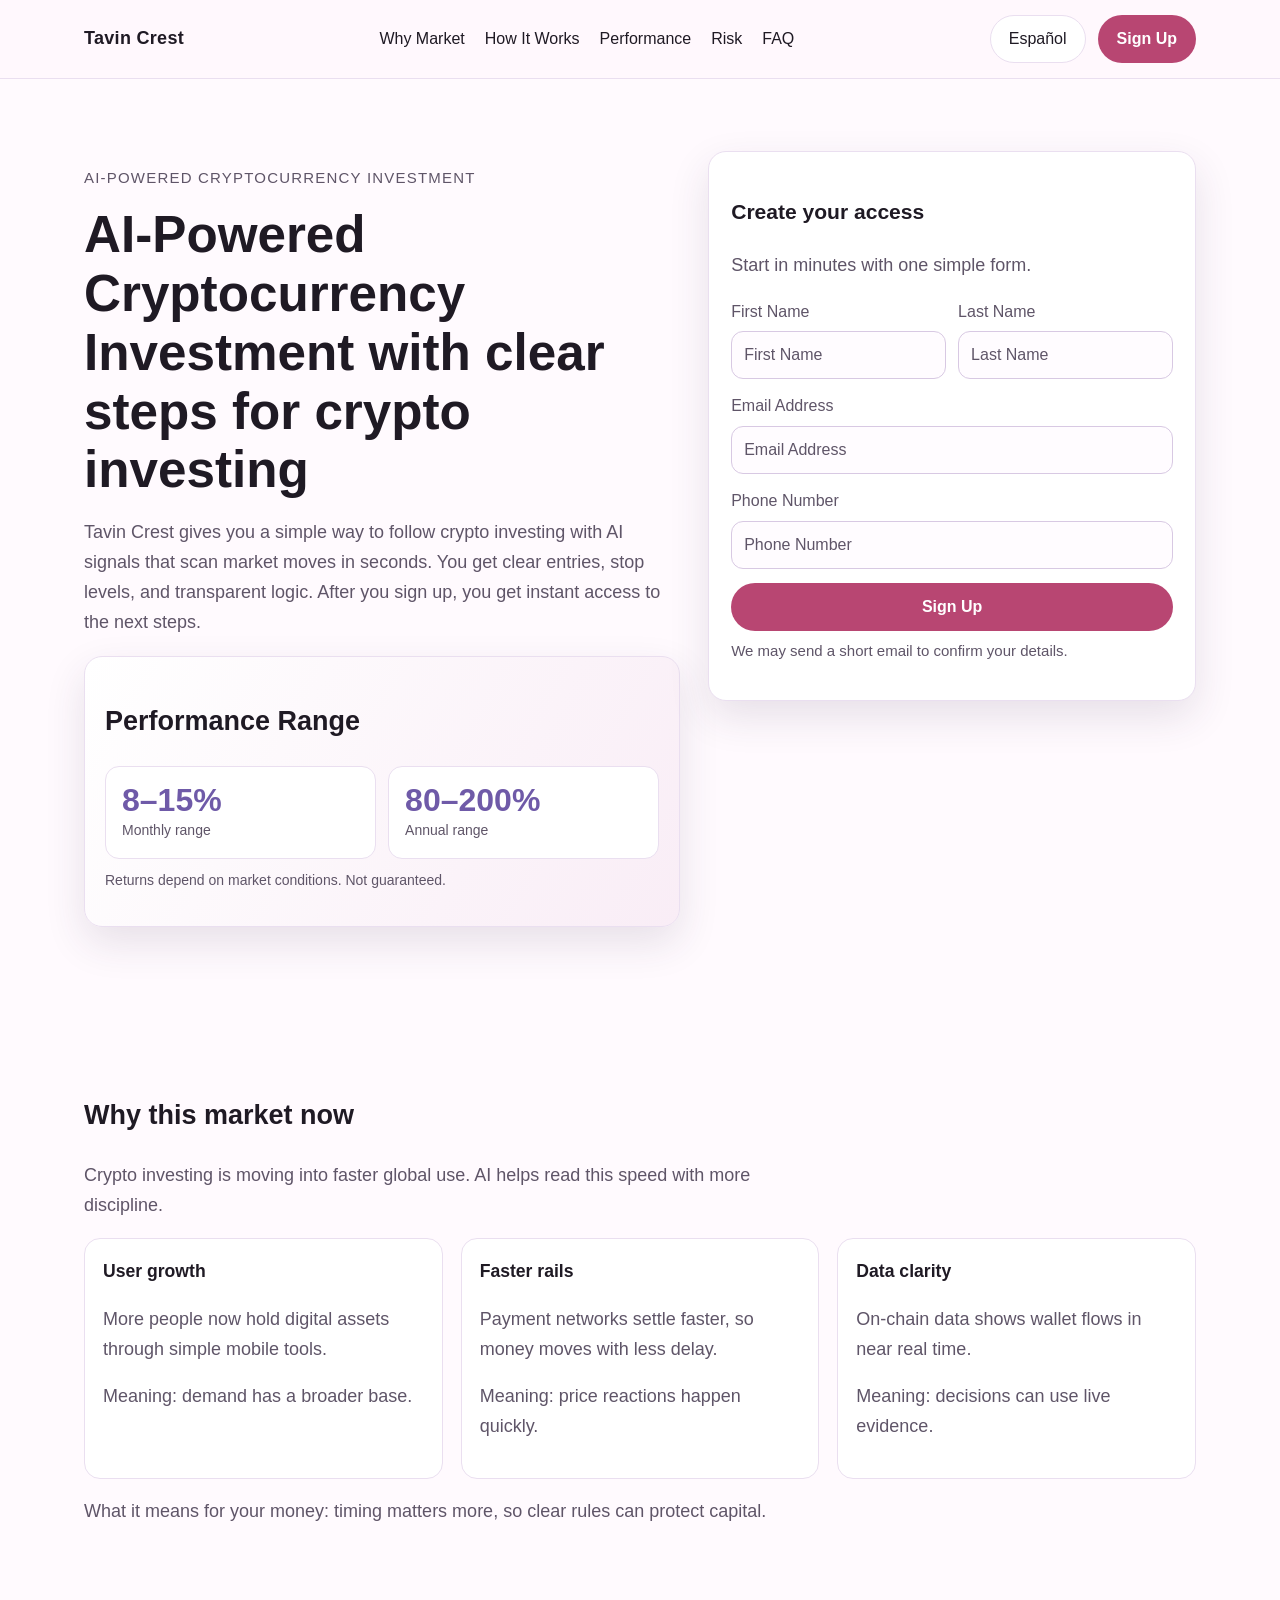
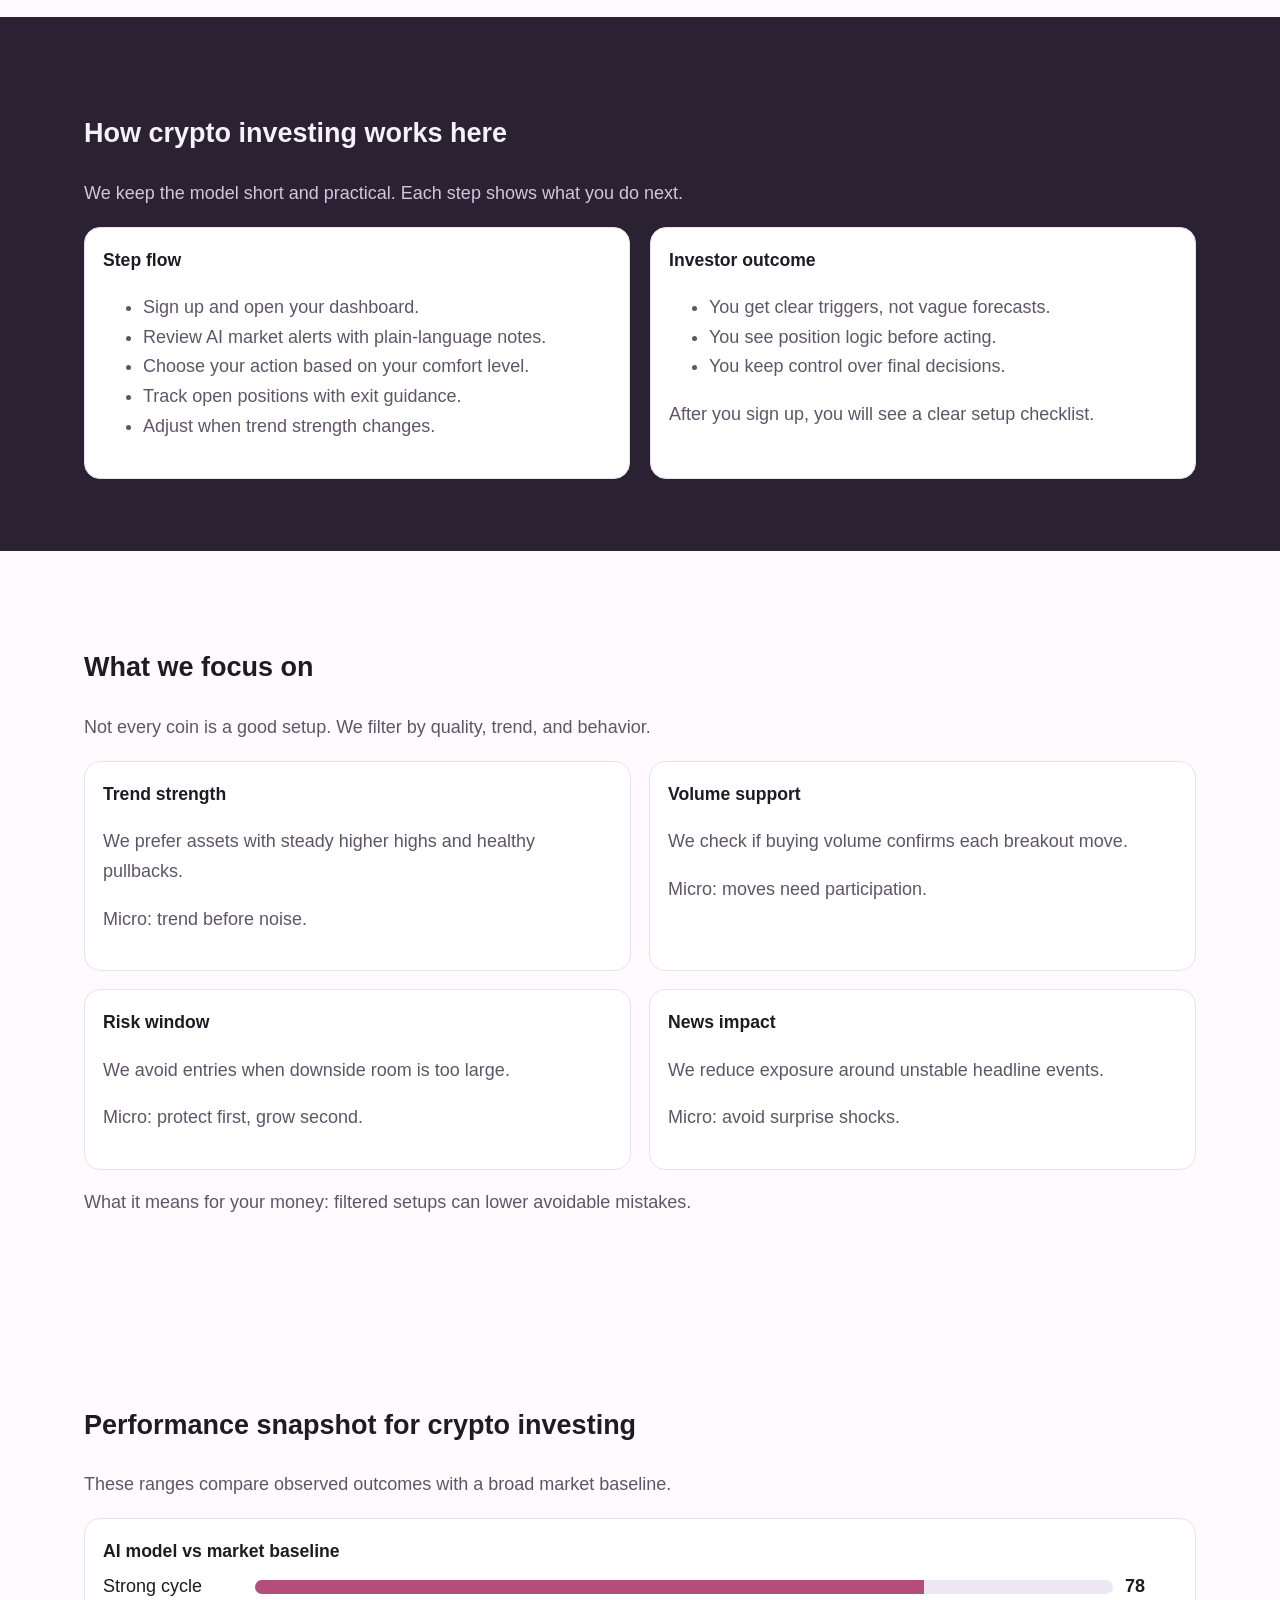
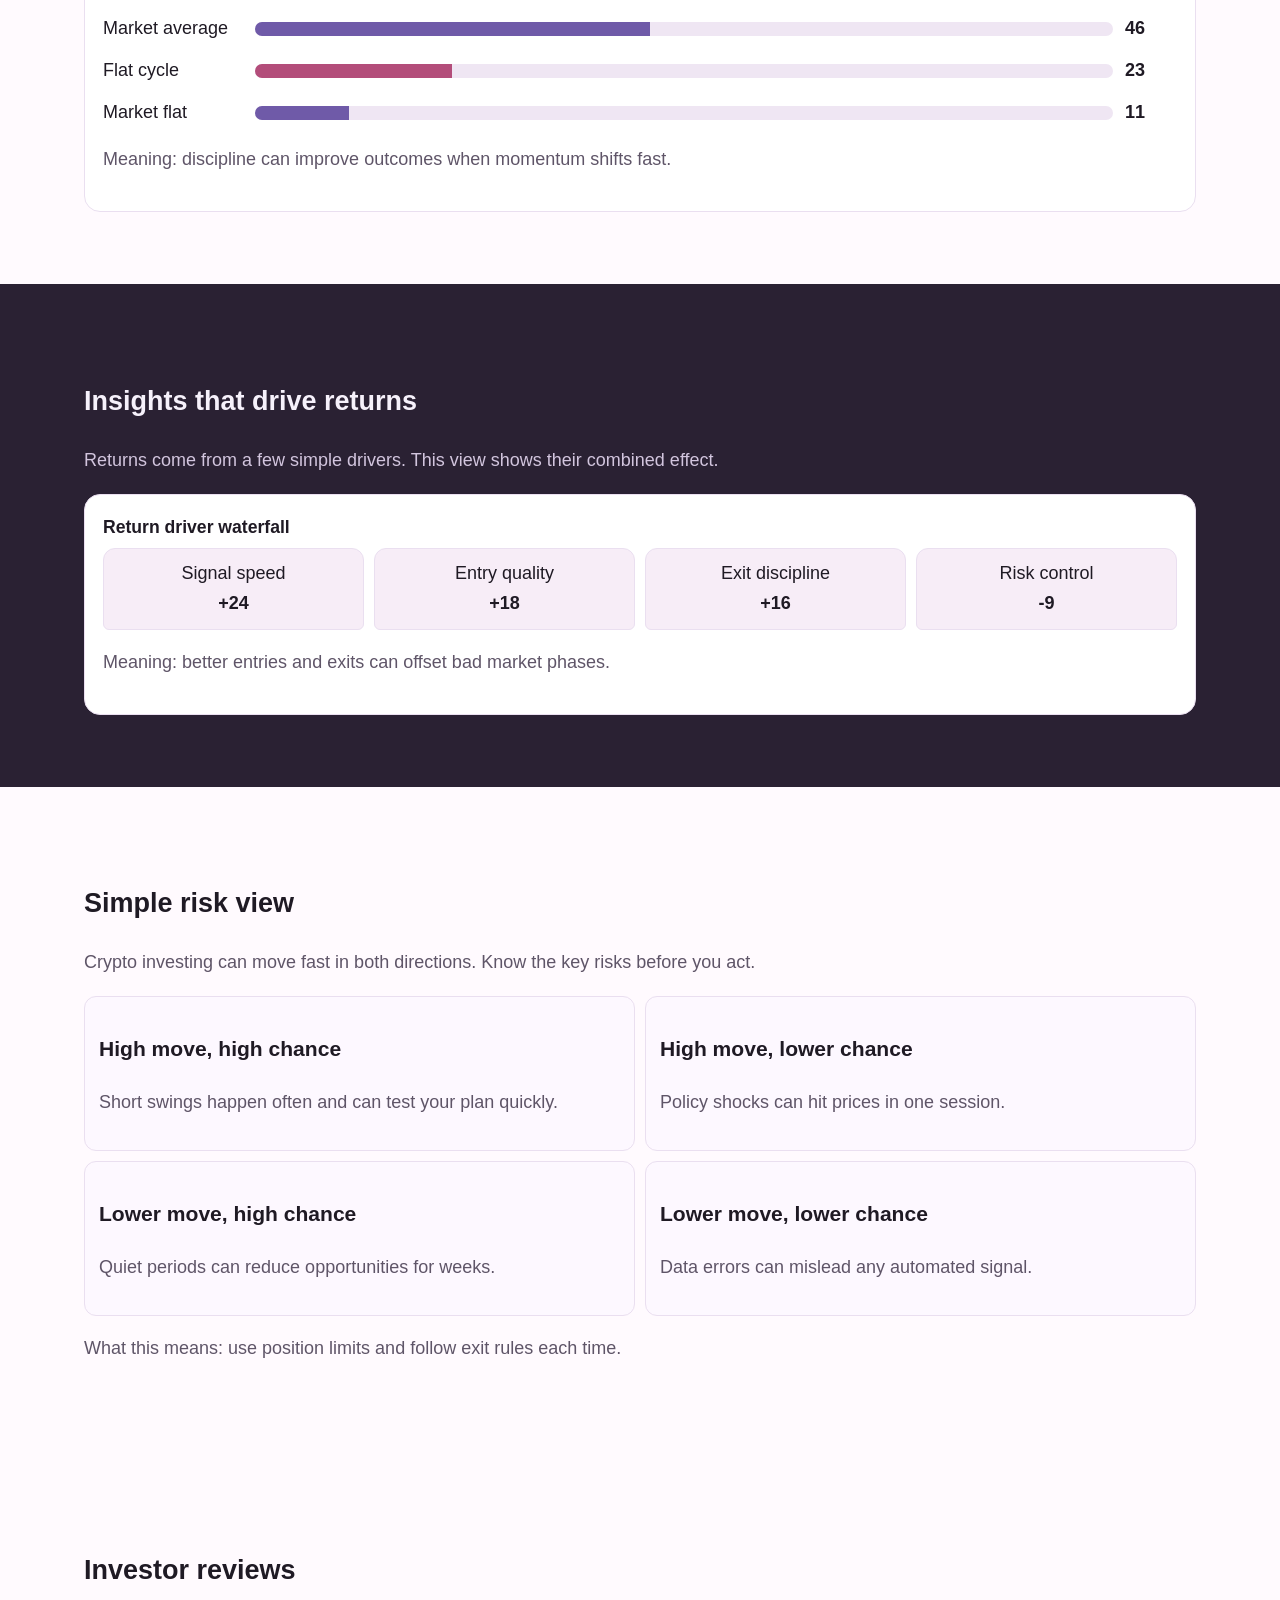
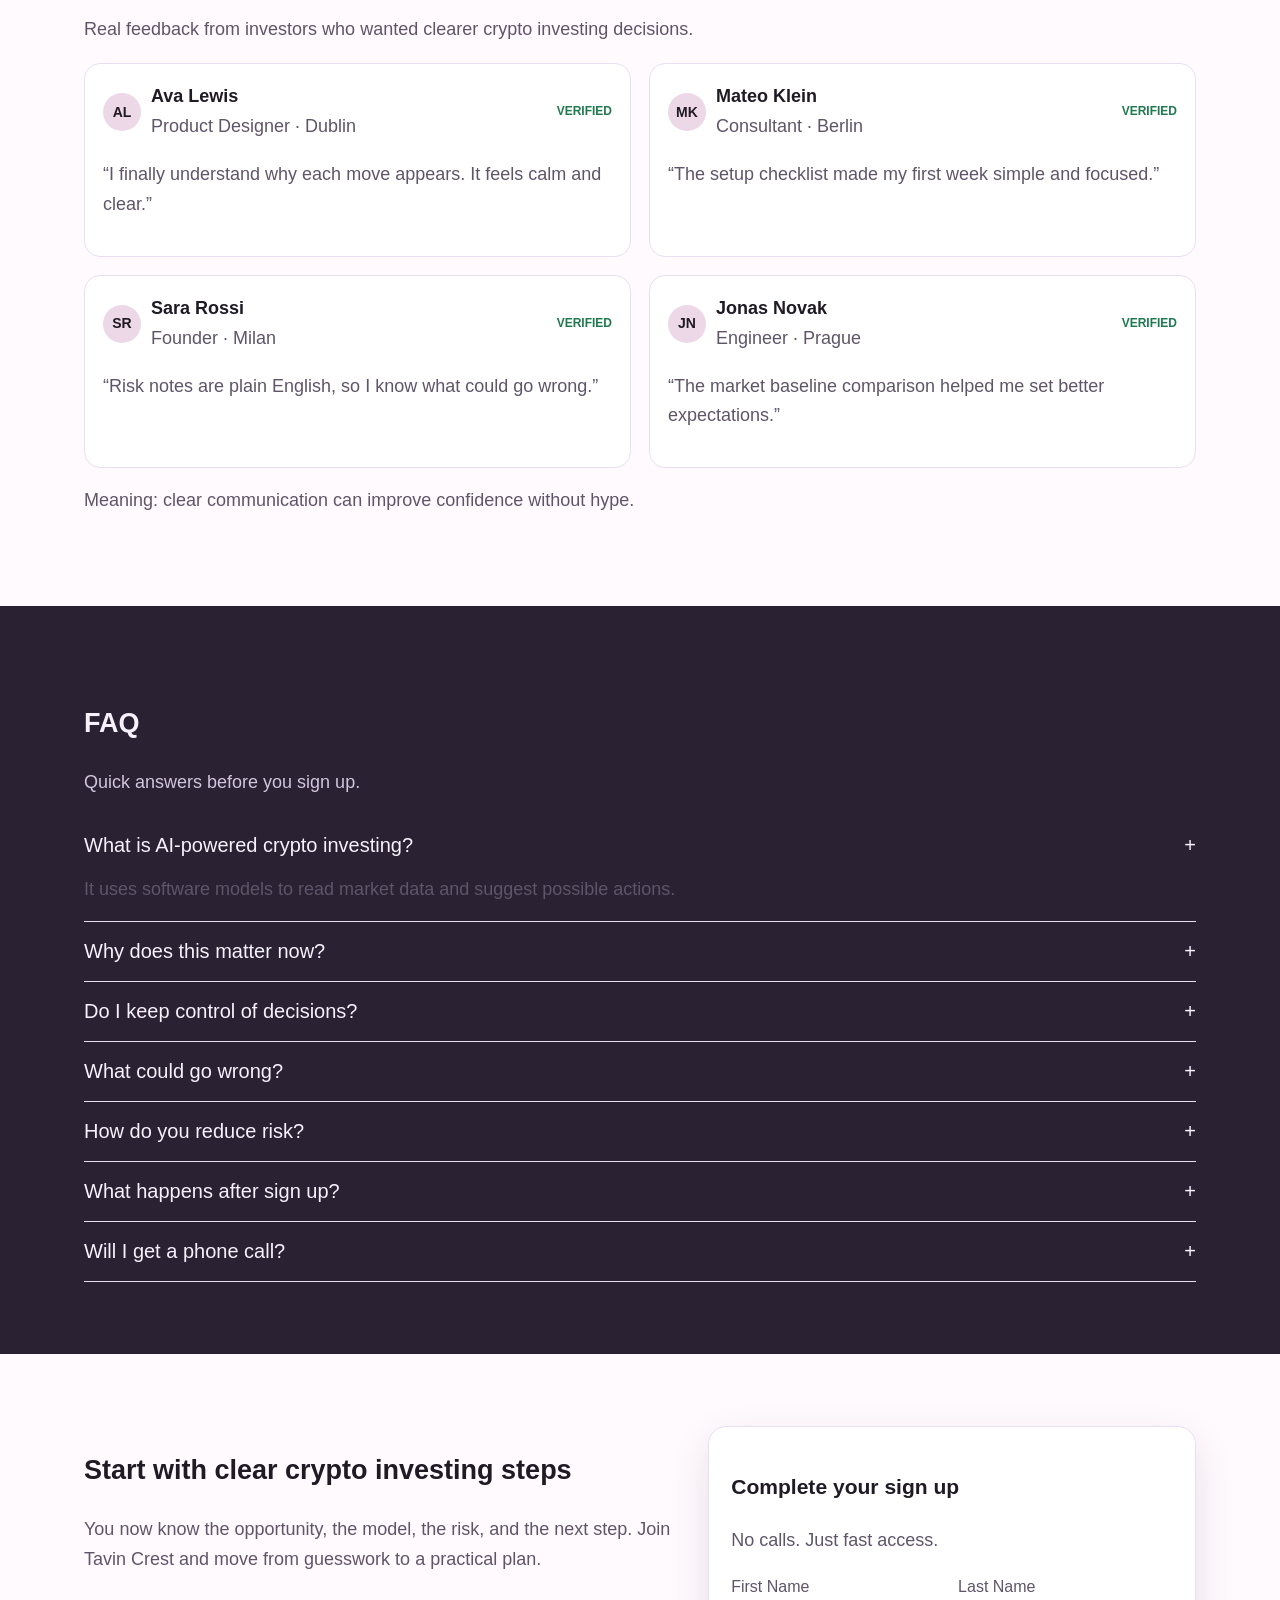
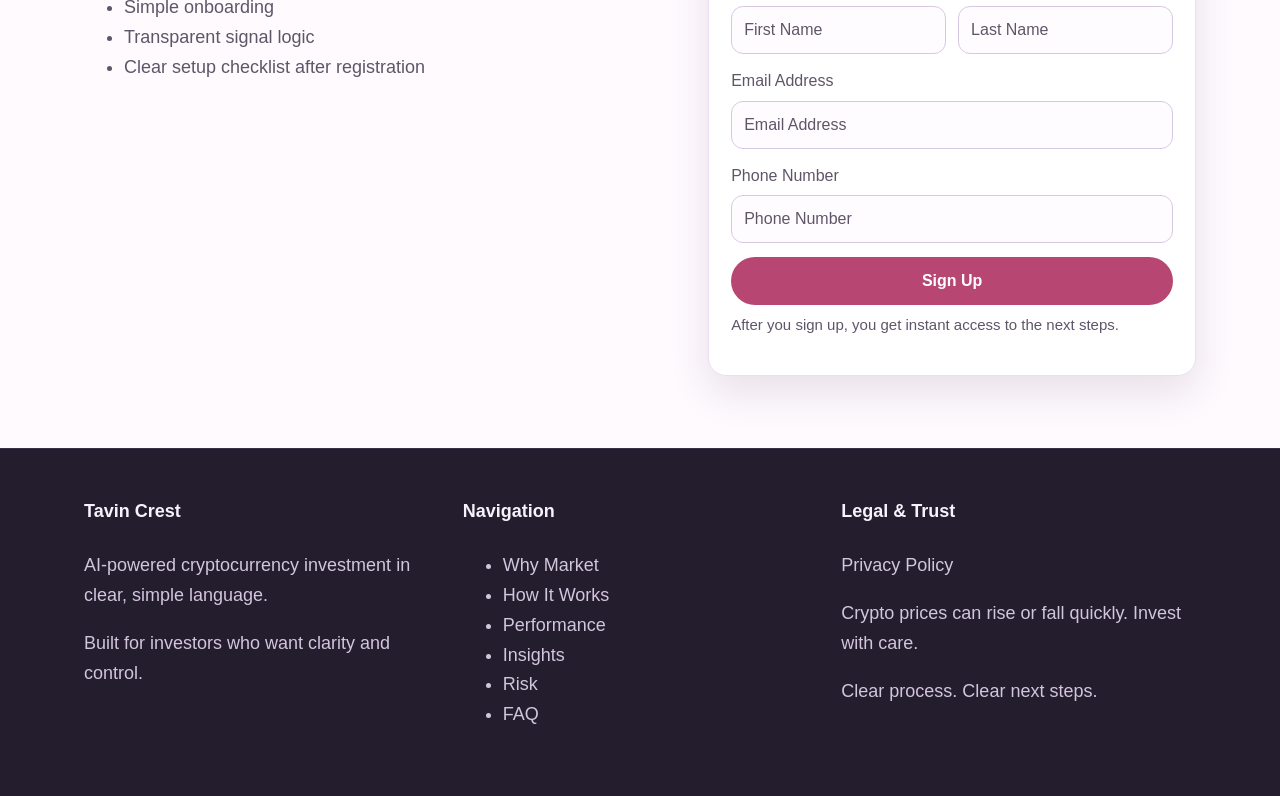
<file: es/index.html>
<!doctype html>
<html lang="en">
<head>
  <meta charset="UTF-8" />
  <meta name="viewport" content="width=device-width, initial-scale=1.0" />
  <title>Tavin Crest | AI-Powered Cryptocurrency Investment (Español)</title>
  <meta name="description" content="Learn how Tavin Crest makes crypto investing clear with a simple process, risk view, and fast sign-up path for investors." />
  <link rel="canonical" href="https://tavincrest.com/es/" />
  <link rel="alternate" hreflang="en" href="https://tavincrest.com/" />
<link rel="alternate" hreflang="de" href="https://tavincrest.com/de/" />
<link rel="alternate" hreflang="fr" href="https://tavincrest.com/fr/" />
<link rel="alternate" hreflang="es" href="https://tavincrest.com/es/" />
<link rel="alternate" hreflang="it" href="https://tavincrest.com/it/" />
<link rel="alternate" hreflang="tr" href="https://tavincrest.com/tr/" />
<link rel="alternate" hreflang="pt" href="https://tavincrest.com/pt/" />
<link rel="alternate" hreflang="jp" href="https://tavincrest.com/jp/" />
<link rel="alternate" hreflang="sk" href="https://tavincrest.com/sk/" />
<link rel="alternate" hreflang="nl-BE" href="https://tavincrest.com/be/" />
<link rel="alternate" hreflang="x-default" href="https://tavincrest.com/" />
  <meta property="og:type" content="website" />
  <meta property="og:title" content="Tavin Crest | AI-Powered Cryptocurrency Investment (Español)" />
  <meta property="og:description" content="Learn how Tavin Crest makes crypto investing clear with a simple process, risk view, and fast sign-up path for investors." />
  <meta property="og:url" content="https://tavincrest.com/es/" />
  <meta property="og:site_name" content="Tavin Crest" />
  <meta name="twitter:card" content="summary_large_image" />
  <meta name="twitter:title" content="Tavin Crest | AI-Powered Cryptocurrency Investment (Español)" />
  <meta name="twitter:description" content="Learn how Tavin Crest makes crypto investing clear with a simple process, risk view, and fast sign-up path for investors." />
  <link rel="stylesheet" href="../assets/style.css" />
  <script defer src="../assets/app.js"></script>
</head>
<body>
<header class="header">
  <div class="container row">
    <div class="brand">Tavin Crest</div>
    <nav class="nav-links" aria-label="Main">
      <a href="#market">Why Market</a><a href="#model">How It Works</a><a href="#metrics">Performance</a><a href="#risk">Risk</a><a href="#faq">FAQ</a>
    </nav>
    <div class="header-actions">
      <div class="lang"><button class="lang-toggle" aria-label="Language">Español</button><div class="lang-menu"><a href="../index.html"><svg class="flag" viewBox="0 0 18 12" aria-hidden="true"><rect width="18" height="12" fill="#012169"/><path d="M0 0l18 12M18 0L0 12" stroke="#fff" stroke-width="2"/><path d="M0 0l18 12M18 0L0 12" stroke="#C8102E" stroke-width="1"/><rect x="7" width="4" height="12" fill="#fff"/><rect y="4" width="18" height="4" fill="#fff"/><rect x="8" width="2" height="12" fill="#C8102E"/><rect y="5" width="18" height="2" fill="#C8102E"/></svg>English</a>
<a href="../de/index.html"><svg class="flag" viewBox="0 0 18 12"><rect width="18" height="4" fill="#000"/><rect y="4" width="18" height="4" fill="#DD0000"/><rect y="8" width="18" height="4" fill="#FFCE00"/></svg>Deutsch</a>
<a href="../fr/index.html"><svg class="flag" viewBox="0 0 18 12"><rect width="6" height="12" fill="#0055A4"/><rect x="6" width="6" height="12" fill="#fff"/><rect x="12" width="6" height="12" fill="#EF4135"/></svg>Français</a>
<a href="../es/index.html"><svg class="flag" viewBox="0 0 18 12"><rect width="18" height="12" fill="#AA151B"/><rect y="3" width="18" height="6" fill="#F1BF00"/></svg>Español</a>
<a href="../it/index.html"><svg class="flag" viewBox="0 0 18 12"><rect width="6" height="12" fill="#009246"/><rect x="6" width="6" height="12" fill="#fff"/><rect x="12" width="6" height="12" fill="#CE2B37"/></svg>Italiano</a>
<a href="../tr/index.html"><svg class="flag" viewBox="0 0 18 12"><rect width="18" height="12" fill="#E30A17"/><circle cx="7" cy="6" r="3" fill="#fff"/><circle cx="8" cy="6" r="2.4" fill="#E30A17"/><polygon points="11,6 13,5.2 12.3,7" fill="#fff"/></svg>Türkçe</a>
<a href="../pt/index.html"><svg class="flag" viewBox="0 0 18 12"><rect width="7" height="12" fill="#006600"/><rect x="7" width="11" height="12" fill="#FF0000"/></svg>Português</a>
<a href="../jp/index.html"><svg class="flag" viewBox="0 0 18 12"><rect width="18" height="12" fill="#fff"/><circle cx="9" cy="6" r="3" fill="#BC002D"/></svg>日本語</a>
<a href="../sk/index.html"><svg class="flag" viewBox="0 0 18 12"><rect width="18" height="4" fill="#fff"/><rect y="4" width="18" height="4" fill="#0B4EA2"/><rect y="8" width="18" height="4" fill="#EE1C25"/><path d="M5 2.5h3c1.5 0 2.2 1.1 2.2 2.1v2.1c0 1.9-1.5 3.3-3.7 4.3-2.2-1-3.7-2.4-3.7-4.3V4.6c0-1 .7-2.1 2.2-2.1z" fill="#fff" stroke="#0B4EA2" stroke-width=".4"/><path d="M6.6 3.3v2.9M5.5 4.7h2.2" stroke="#EE1C25" stroke-width=".6"/><path d="M6.6 6.3l-1 .8h2z" fill="#0B4EA2"/></svg>Slovak</a>
<a href="../be/index.html"><svg class="flag" viewBox="0 0 18 12"><rect width="6" height="12" fill="#000"/><rect x="6" width="6" height="12" fill="#FFD90C"/><rect x="12" width="6" height="12" fill="#EF3340"/></svg>Nederlands (BE)</a></div></div>
      <a href="#signup" class="btn">Sign Up</a>
      <button class="mobile-toggle" aria-label="Open menu">☰</button>
    </div>
  </div>
</header>
<div class="mobile-drawer" aria-hidden="true"><div class="drawer-panel"><button class="icon-btn close-drawer" aria-label="Close menu">✕</button><nav class="drawer-nav"><a href="#market">Why Market</a><a href="#model">How It Works</a><a href="#metrics">Performance</a><a href="#insights">Insights</a><a href="#reviews">Reviews</a><a href="#faq">FAQ</a><div class="lang"><button class="lang-toggle">Español</button><div class="lang-menu"><a href="../index.html"><svg class="flag" viewBox="0 0 18 12" aria-hidden="true"><rect width="18" height="12" fill="#012169"/><path d="M0 0l18 12M18 0L0 12" stroke="#fff" stroke-width="2"/><path d="M0 0l18 12M18 0L0 12" stroke="#C8102E" stroke-width="1"/><rect x="7" width="4" height="12" fill="#fff"/><rect y="4" width="18" height="4" fill="#fff"/><rect x="8" width="2" height="12" fill="#C8102E"/><rect y="5" width="18" height="2" fill="#C8102E"/></svg>English</a>
<a href="../de/index.html"><svg class="flag" viewBox="0 0 18 12"><rect width="18" height="4" fill="#000"/><rect y="4" width="18" height="4" fill="#DD0000"/><rect y="8" width="18" height="4" fill="#FFCE00"/></svg>Deutsch</a>
<a href="../fr/index.html"><svg class="flag" viewBox="0 0 18 12"><rect width="6" height="12" fill="#0055A4"/><rect x="6" width="6" height="12" fill="#fff"/><rect x="12" width="6" height="12" fill="#EF4135"/></svg>Français</a>
<a href="../es/index.html"><svg class="flag" viewBox="0 0 18 12"><rect width="18" height="12" fill="#AA151B"/><rect y="3" width="18" height="6" fill="#F1BF00"/></svg>Español</a>
<a href="../it/index.html"><svg class="flag" viewBox="0 0 18 12"><rect width="6" height="12" fill="#009246"/><rect x="6" width="6" height="12" fill="#fff"/><rect x="12" width="6" height="12" fill="#CE2B37"/></svg>Italiano</a>
<a href="../tr/index.html"><svg class="flag" viewBox="0 0 18 12"><rect width="18" height="12" fill="#E30A17"/><circle cx="7" cy="6" r="3" fill="#fff"/><circle cx="8" cy="6" r="2.4" fill="#E30A17"/><polygon points="11,6 13,5.2 12.3,7" fill="#fff"/></svg>Türkçe</a>
<a href="../pt/index.html"><svg class="flag" viewBox="0 0 18 12"><rect width="7" height="12" fill="#006600"/><rect x="7" width="11" height="12" fill="#FF0000"/></svg>Português</a>
<a href="../jp/index.html"><svg class="flag" viewBox="0 0 18 12"><rect width="18" height="12" fill="#fff"/><circle cx="9" cy="6" r="3" fill="#BC002D"/></svg>日本語</a>
<a href="../sk/index.html"><svg class="flag" viewBox="0 0 18 12"><rect width="18" height="4" fill="#fff"/><rect y="4" width="18" height="4" fill="#0B4EA2"/><rect y="8" width="18" height="4" fill="#EE1C25"/><path d="M5 2.5h3c1.5 0 2.2 1.1 2.2 2.1v2.1c0 1.9-1.5 3.3-3.7 4.3-2.2-1-3.7-2.4-3.7-4.3V4.6c0-1 .7-2.1 2.2-2.1z" fill="#fff" stroke="#0B4EA2" stroke-width=".4"/><path d="M6.6 3.3v2.9M5.5 4.7h2.2" stroke="#EE1C25" stroke-width=".6"/><path d="M6.6 6.3l-1 .8h2z" fill="#0B4EA2"/></svg>Slovak</a>
<a href="../be/index.html"><svg class="flag" viewBox="0 0 18 12"><rect width="6" height="12" fill="#000"/><rect x="6" width="6" height="12" fill="#FFD90C"/><rect x="12" width="6" height="12" fill="#EF3340"/></svg>Nederlands (BE)</a></div></div><a href="#signup" class="btn">Sign Up</a></nav></div></div>

<main>
<section class="section light">
  <div class="container hero-grid reveal">
    <div>
      <p class="kicker">AI-Powered Cryptocurrency Investment</p>
      <h1>AI-Powered Cryptocurrency Investment with clear steps for crypto investing</h1>
      <p class="section-intro">Tavin Crest gives you a simple way to follow crypto investing with AI signals that scan market moves in seconds. You get clear entries, stop levels, and transparent logic. After you sign up, you get instant access to the next steps.</p>
      <div class="performance-panel">
        <h2>Performance Range</h2>
        <div class="performance-grid"><div class="metric-box"><div class="metric-value">8–15%</div><div class="metric-label">Monthly range</div></div><div class="metric-box"><div class="metric-value">80–200%</div><div class="metric-label">Annual range</div></div></div>
        <p class="micro-note">Returns depend on market conditions. Not guaranteed.</p>
      </div>
    </div>
    <form class="form-card" id="signup">
      <h3 class="form-title">Create your access</h3><p class="form-sub">Start in minutes with one simple form.</p>
      <div class="form-grid"><div class="name-row"><div><label for="fn1">First Name</label><input id="fn1" placeholder="First Name" /></div><div><label for="ln1">Last Name</label><input id="ln1" placeholder="Last Name" /></div></div><div><label for="em1">Email Address</label><input id="em1" type="email" placeholder="Email Address" /></div><div><label for="ph1">Phone Number</label><input id="ph1" type="tel" placeholder="Phone Number" /></div><button class="btn" type="button">Sign Up</button></div>
      <p class="trust-note">We may send a short email to confirm your details.</p>
    </form>
  </div>
</section>

<section class="section light" id="market"><div class="container reveal"><h2>Why this market now</h2><p class="section-intro">Crypto investing is moving into faster global use. AI helps read this speed with more discipline.</p><div class="grid-3"><article class="card"><h3>User growth</h3><p>More people now hold digital assets through simple mobile tools.</p><p class="muted">Meaning: demand has a broader base.</p></article><article class="card"><h3>Faster rails</h3><p>Payment networks settle faster, so money moves with less delay.</p><p class="muted">Meaning: price reactions happen quickly.</p></article><article class="card"><h3>Data clarity</h3><p>On-chain data shows wallet flows in near real time.</p><p class="muted">Meaning: decisions can use live evidence.</p></article></div><p>What it means for your money: timing matters more, so clear rules can protect capital.</p></div></section>

<section class="section dark" id="model"><div class="container reveal"><h2>How crypto investing works here</h2><p class="section-intro">We keep the model short and practical. Each step shows what you do next.</p><div class="grid-2"><article class="card"><h3>Step flow</h3><ul><li>Sign up and open your dashboard.</li><li>Review AI market alerts with plain-language notes.</li><li>Choose your action based on your comfort level.</li><li>Track open positions with exit guidance.</li><li>Adjust when trend strength changes.</li></ul></article><article class="card"><h3>Investor outcome</h3><ul><li>You get clear triggers, not vague forecasts.</li><li>You see position logic before acting.</li><li>You keep control over final decisions.</li></ul><p class="muted">After you sign up, you will see a clear setup checklist.</p></article></div></div></section>

<section class="section light" id="focus"><div class="container reveal"><h2>What we focus on</h2><p class="section-intro">Not every coin is a good setup. We filter by quality, trend, and behavior.</p><div class="grid-4"><article class="card"><h3>Trend strength</h3><p>We prefer assets with steady higher highs and healthy pullbacks.</p><p class="muted">Micro: trend before noise.</p></article><article class="card"><h3>Volume support</h3><p>We check if buying volume confirms each breakout move.</p><p class="muted">Micro: moves need participation.</p></article><article class="card"><h3>Risk window</h3><p>We avoid entries when downside room is too large.</p><p class="muted">Micro: protect first, grow second.</p></article><article class="card"><h3>News impact</h3><p>We reduce exposure around unstable headline events.</p><p class="muted">Micro: avoid surprise shocks.</p></article></div><p>What it means for your money: filtered setups can lower avoidable mistakes.</p></div></section>

<section class="section light" id="metrics"><div class="container reveal"><h2>Performance snapshot for crypto investing</h2><p class="section-intro">These ranges compare observed outcomes with a broad market baseline.</p><div class="card"><h3>AI model vs market baseline</h3><div class="compare-bar"><div class="row-bar"><span>Strong cycle</span><div class="track"><div class="fill-a" style="width:78%"></div></div><strong>78</strong></div><div class="row-bar"><span>Market average</span><div class="track"><div class="fill-b" style="width:46%"></div></div><strong>46</strong></div><div class="row-bar"><span>Flat cycle</span><div class="track"><div class="fill-a" style="width:23%"></div></div><strong>23</strong></div><div class="row-bar"><span>Market flat</span><div class="track"><div class="fill-b" style="width:11%"></div></div><strong>11</strong></div></div><p class="muted">Meaning: discipline can improve outcomes when momentum shifts fast.</p></div></div></section>

<section class="section dark" id="insights"><div class="container reveal"><h2>Insights that drive returns</h2><p class="section-intro">Returns come from a few simple drivers. This view shows their combined effect.</p><div class="card"><h3>Return driver waterfall</h3><div class="waterfall"><div class="w-step"><small>Signal speed</small><strong>+24</strong></div><div class="w-step"><small>Entry quality</small><strong>+18</strong></div><div class="w-step"><small>Exit discipline</small><strong>+16</strong></div><div class="w-step"><small>Risk control</small><strong>-9</strong></div></div><p class="muted">Meaning: better entries and exits can offset bad market phases.</p></div></div></section>

<section class="section light" id="risk"><div class="container reveal"><h2>Simple risk view</h2><p class="section-intro">Crypto investing can move fast in both directions. Know the key risks before you act.</p><div class="risk-matrix"><article class="risk-cell"><h3>High move, high chance</h3><p>Short swings happen often and can test your plan quickly.</p></article><article class="risk-cell"><h3>High move, lower chance</h3><p>Policy shocks can hit prices in one session.</p></article><article class="risk-cell"><h3>Lower move, high chance</h3><p>Quiet periods can reduce opportunities for weeks.</p></article><article class="risk-cell"><h3>Lower move, lower chance</h3><p>Data errors can mislead any automated signal.</p></article></div><p>What this means: use position limits and follow exit rules each time.</p></div></section>

<section class="section light" id="reviews"><div class="container reveal"><h2>Investor reviews</h2><p class="section-intro">Real feedback from investors who wanted clearer crypto investing decisions.</p><div class="grid-4"><article class="card"><div class="reviewer"><div class="person"><div class="avatar">AL</div><div><strong>Ava Lewis</strong><div class="muted">Product Designer · Dublin</div></div></div><span class="verified">VERIFIED</span></div><p>“I finally understand why each move appears. It feels calm and clear.”</p></article><article class="card"><div class="reviewer"><div class="person"><div class="avatar">MK</div><div><strong>Mateo Klein</strong><div class="muted">Consultant · Berlin</div></div></div><span class="verified">VERIFIED</span></div><p>“The setup checklist made my first week simple and focused.”</p></article><article class="card"><div class="reviewer"><div class="person"><div class="avatar">SR</div><div><strong>Sara Rossi</strong><div class="muted">Founder · Milan</div></div></div><span class="verified">VERIFIED</span></div><p>“Risk notes are plain English, so I know what could go wrong.”</p></article><article class="card"><div class="reviewer"><div class="person"><div class="avatar">JN</div><div><strong>Jonas Novak</strong><div class="muted">Engineer · Prague</div></div></div><span class="verified">VERIFIED</span></div><p>“The market baseline comparison helped me set better expectations.”</p></article></div><p>Meaning: clear communication can improve confidence without hype.</p></div></section>

<section class="section dark" id="faq"><div class="container reveal"><h2>FAQ</h2><p class="section-intro">Quick answers before you sign up.</p><div class="faq-item"><button class="faq-q">What is AI-powered crypto investing?<span>+</span></button><div class="faq-answer">It uses software models to read market data and suggest possible actions.</div></div><div class="faq-item"><button class="faq-q">Why does this matter now?<span>+</span></button><div class="faq-answer">Market cycles move faster now, so clear data helps you react with less guesswork.</div></div><div class="faq-item"><button class="faq-q">Do I keep control of decisions?<span>+</span></button><div class="faq-answer">Yes. You choose every action and can stop at any time.</div></div><div class="faq-item"><button class="faq-q">What could go wrong?<span>+</span></button><div class="faq-answer">Prices can drop quickly, signals can fail, and momentum can reverse without warning.</div></div><div class="faq-item"><button class="faq-q">How do you reduce risk?<span>+</span></button><div class="faq-answer">We use position limits, stop levels, and simple rules for exits.</div></div><div class="faq-item"><button class="faq-q">What happens after sign up?<span>+</span></button><div class="faq-answer">After you sign up, you can review the options and choose what to do next.</div></div><div class="faq-item"><button class="faq-q">Will I get a phone call?<span>+</span></button><div class="faq-answer">No calls. We may send a short email to confirm your details.</div></div></div></section>

<section class="section light"><div class="container hero-grid reveal"><div><h2>Start with clear crypto investing steps</h2><p class="section-intro">You now know the opportunity, the model, the risk, and the next step. Join Tavin Crest and move from guesswork to a practical plan.</p><ul><li>Simple onboarding</li><li>Transparent signal logic</li><li>Clear setup checklist after registration</li></ul></div><form class="form-card"><h3 class="form-title">Complete your sign up</h3><p class="form-sub">No calls. Just fast access.</p><div class="form-grid"><div class="name-row"><div><label for="fn2">First Name</label><input id="fn2" placeholder="First Name" /></div><div><label for="ln2">Last Name</label><input id="ln2" placeholder="Last Name" /></div></div><div><label for="em2">Email Address</label><input id="em2" type="email" placeholder="Email Address" /></div><div><label for="ph2">Phone Number</label><input id="ph2" type="tel" placeholder="Phone Number" /></div><button class="btn" type="button">Sign Up</button></div><p class="trust-note">After you sign up, you get instant access to the next steps.</p></form></div></section>
</main>

<footer class="footer"><div class="container footer-grid"><div><h4>Tavin Crest</h4><p>AI-powered cryptocurrency investment in clear, simple language.</p><p>Built for investors who want clarity and control.</p></div><div><h4>Navigation</h4><ul><li><a href="#market">Why Market</a></li><li><a href="#model">How It Works</a></li><li><a href="#metrics">Performance</a></li><li><a href="#insights">Insights</a></li><li><a href="#risk">Risk</a></li><li><a href="#faq">FAQ</a></li></ul></div><div><h4>Legal & Trust</h4><p><a href="#" data-open-privacy>Privacy Policy</a></p><p>Crypto prices can rise or fall quickly. Invest with care.</p><p>Clear process. Clear next steps.</p></div></div></footer>

<div class="modal" id="privacy-modal" role="dialog" aria-modal="true" aria-label="Privacy Policy"><div class="modal-panel"><div class="modal-top"><h3>Privacy Policy</h3><button class="icon-btn" data-close-privacy aria-label="Close">✕</button></div><p><strong>Introduction:</strong> This policy explains how Tavin Crest handles personal data.</p><p><strong>Data collection:</strong> We collect name, email, and phone from your form submission.</p><p><strong>Legal basis:</strong> We process data to deliver account access and service updates.</p><p><strong>Cookies:</strong> We use basic cookies for site function and performance checks.</p><p><strong>Retention:</strong> We keep data only as long as needed for service and legal duties.</p><p><strong>Third-party sharing:</strong> We share data only with trusted providers that support operations.</p><p><strong>Security:</strong> We use access controls and encryption where appropriate.</p><p><strong>User rights:</strong> You can request access, correction, or deletion of your personal data.</p><p><strong>International transfers:</strong> Some providers may process data outside your home country.</p><p><strong>Industry risk disclosure:</strong> Crypto investing includes volatility and potential loss of capital.</p><p><strong>Contact:</strong> Email privacy@tavincrest.com for privacy requests.</p><div class="modal-footer"><button class="btn" data-close-privacy>Close</button></div></div></div>

<script type="application/ld+json">{"@context":"https://schema.org","@type":"Organization","name":"Tavin Crest","url":"https://tavincrest.com"}</script>
<script type="application/ld+json">{"@context":"https://schema.org","@type":"WebSite","name":"Tavin Crest","url":"https://tavincrest.com"}</script>
<script type="application/ld+json">{"@context":"https://schema.org","@type":"FAQPage","mainEntity":[{"@type":"Question","name":"What is AI-powered crypto investing?","acceptedAnswer":{"@type":"Answer","text":"It uses software models to read market data and suggest possible actions."}},{"@type":"Question","name":"What happens after sign up?","acceptedAnswer":{"@type":"Answer","text":"After you sign up, you can review the options and choose what to do next."}}]}</script>
<script type="application/ld+json">{"@context":"https://schema.org","@type":"Review","author":{"@type":"Person","name":"Ava Lewis"},"reviewBody":"I finally understand why each move appears. It feels calm and clear.","itemReviewed":{"@type":"Service","name":"Tavin Crest"}}</script>
</body>
</html>
</file>
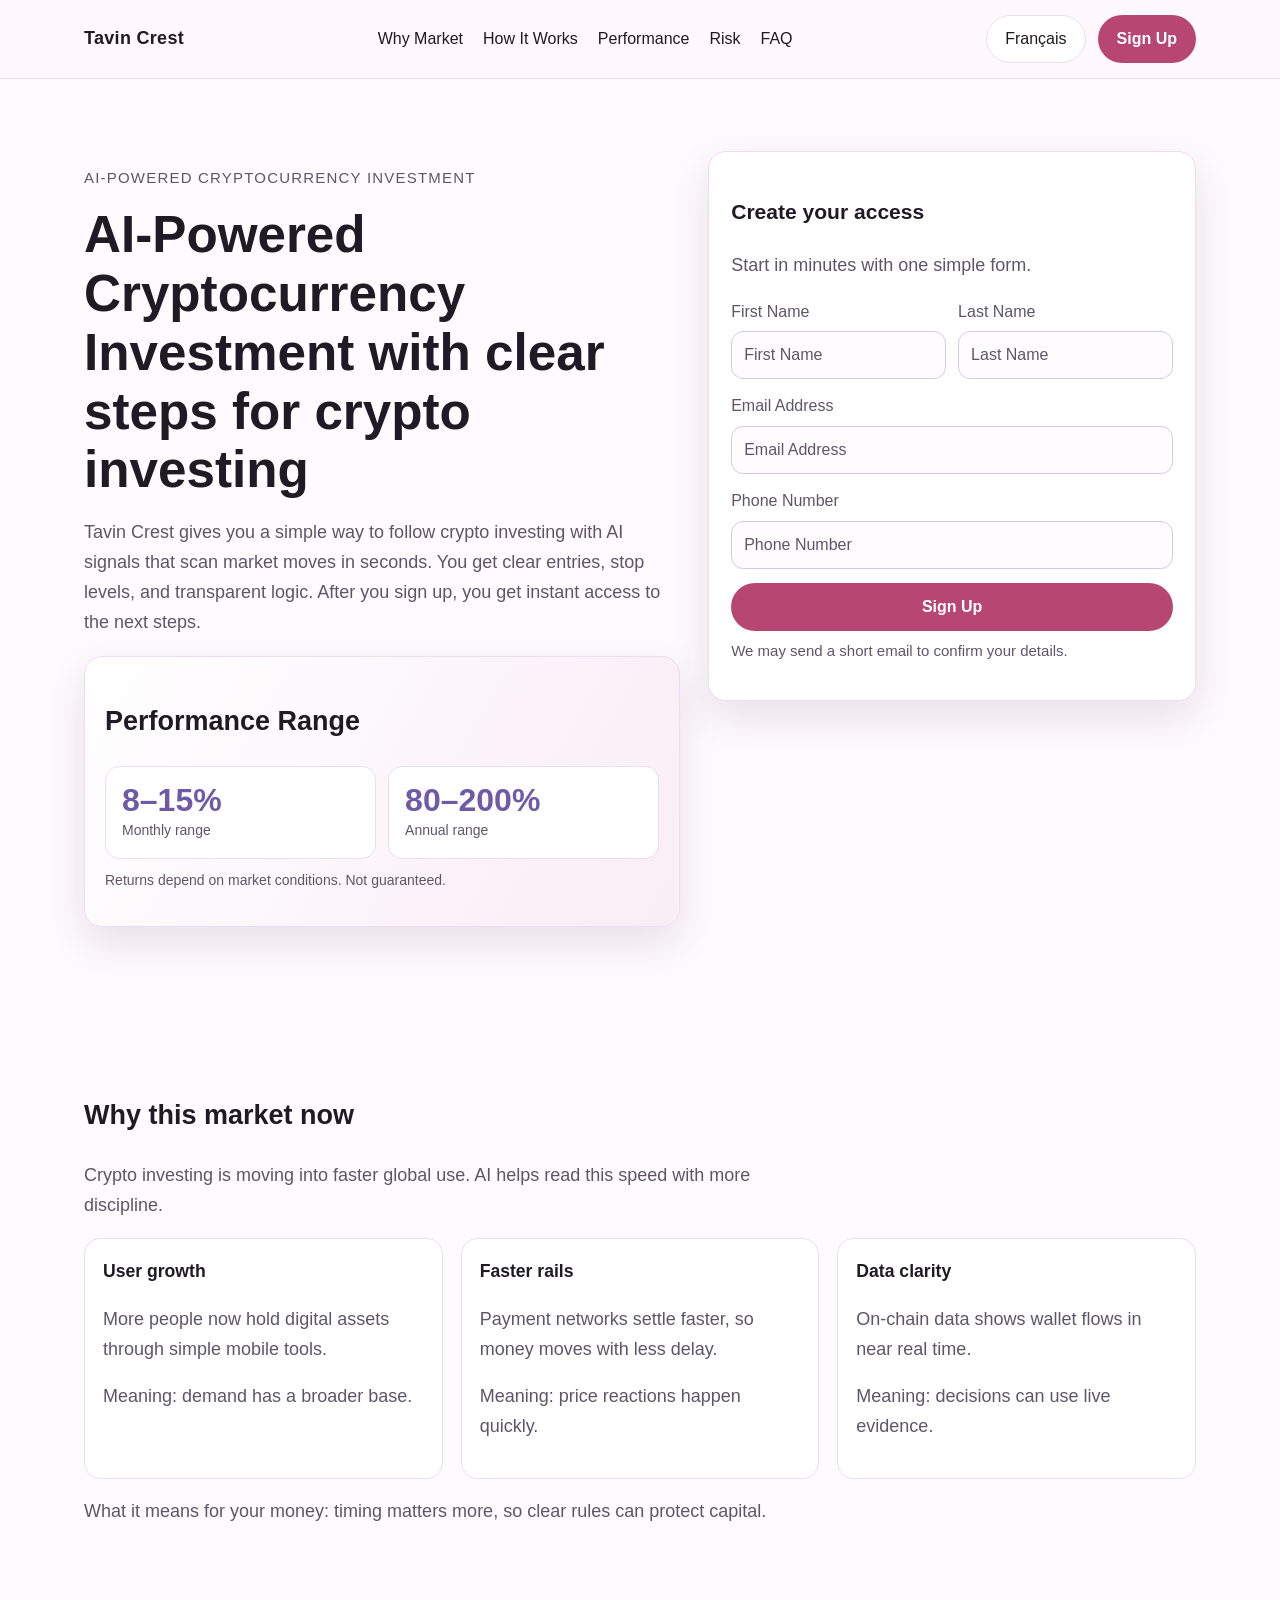
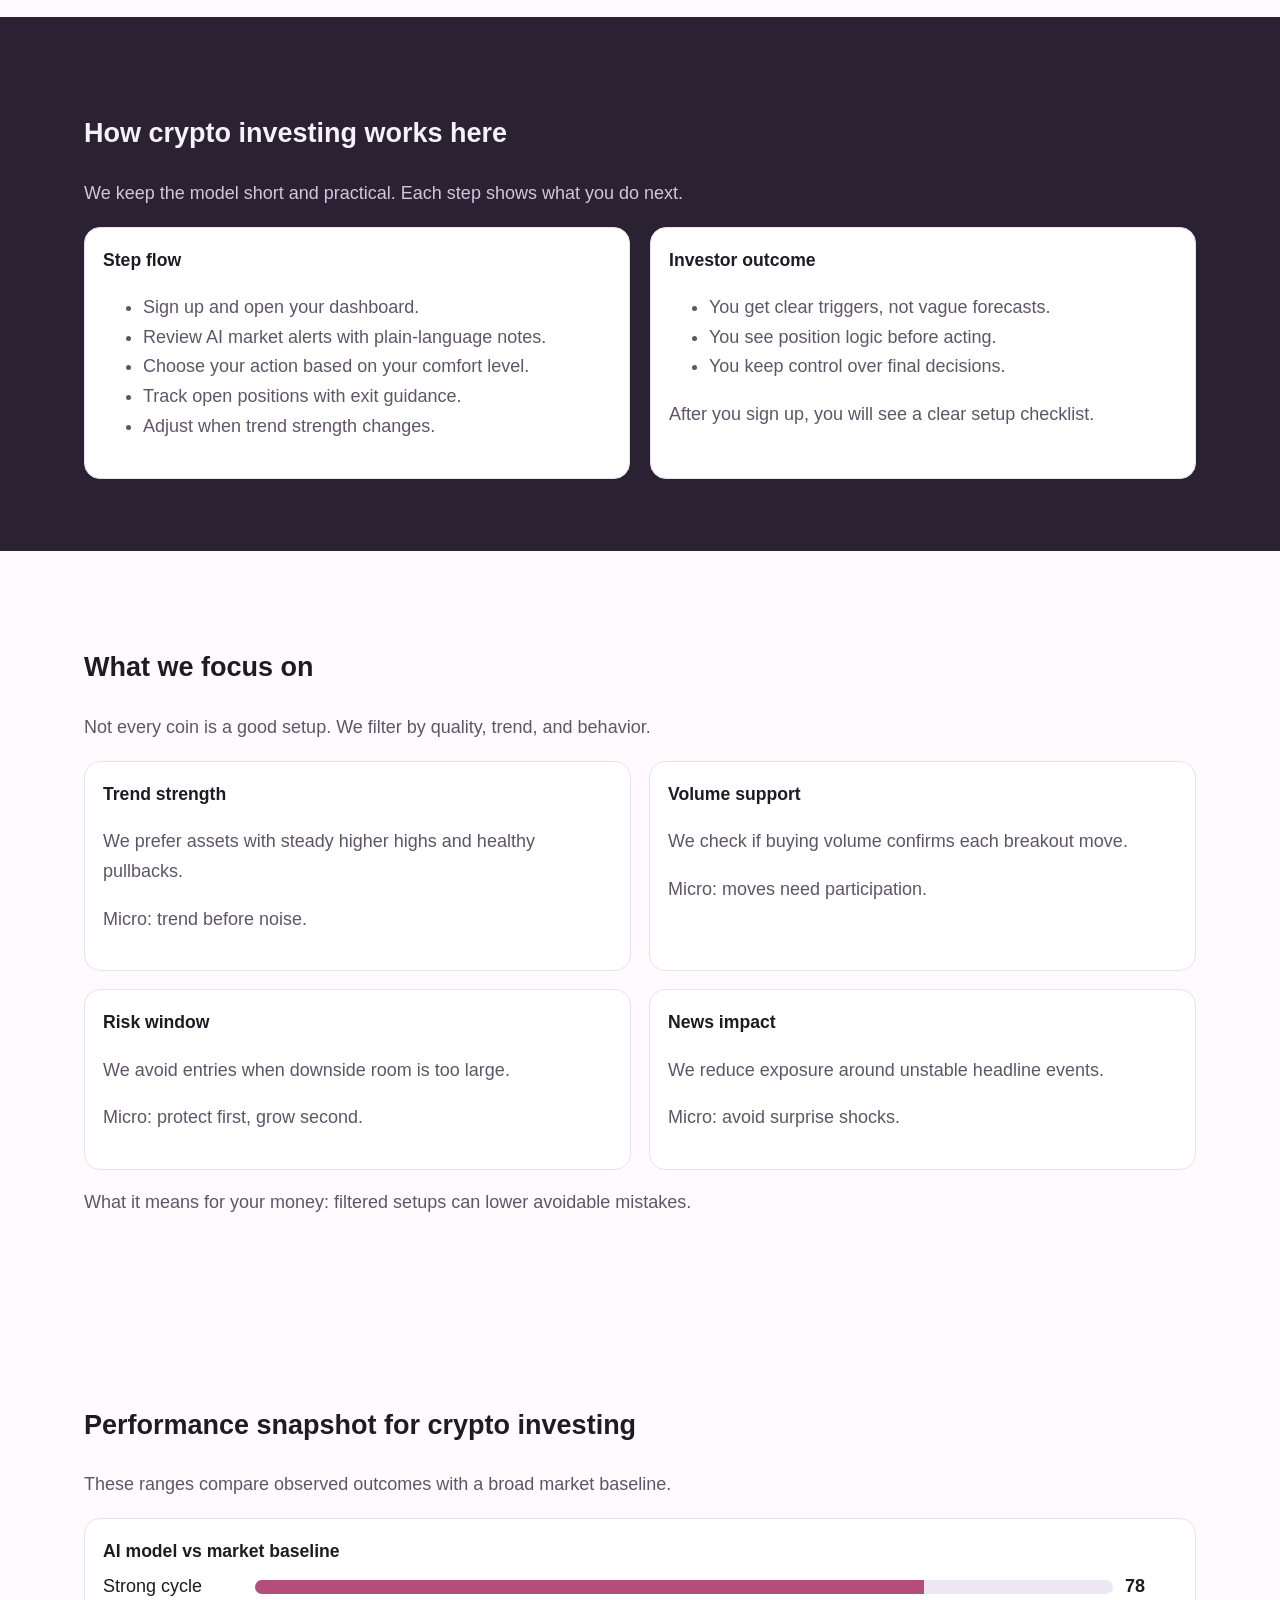
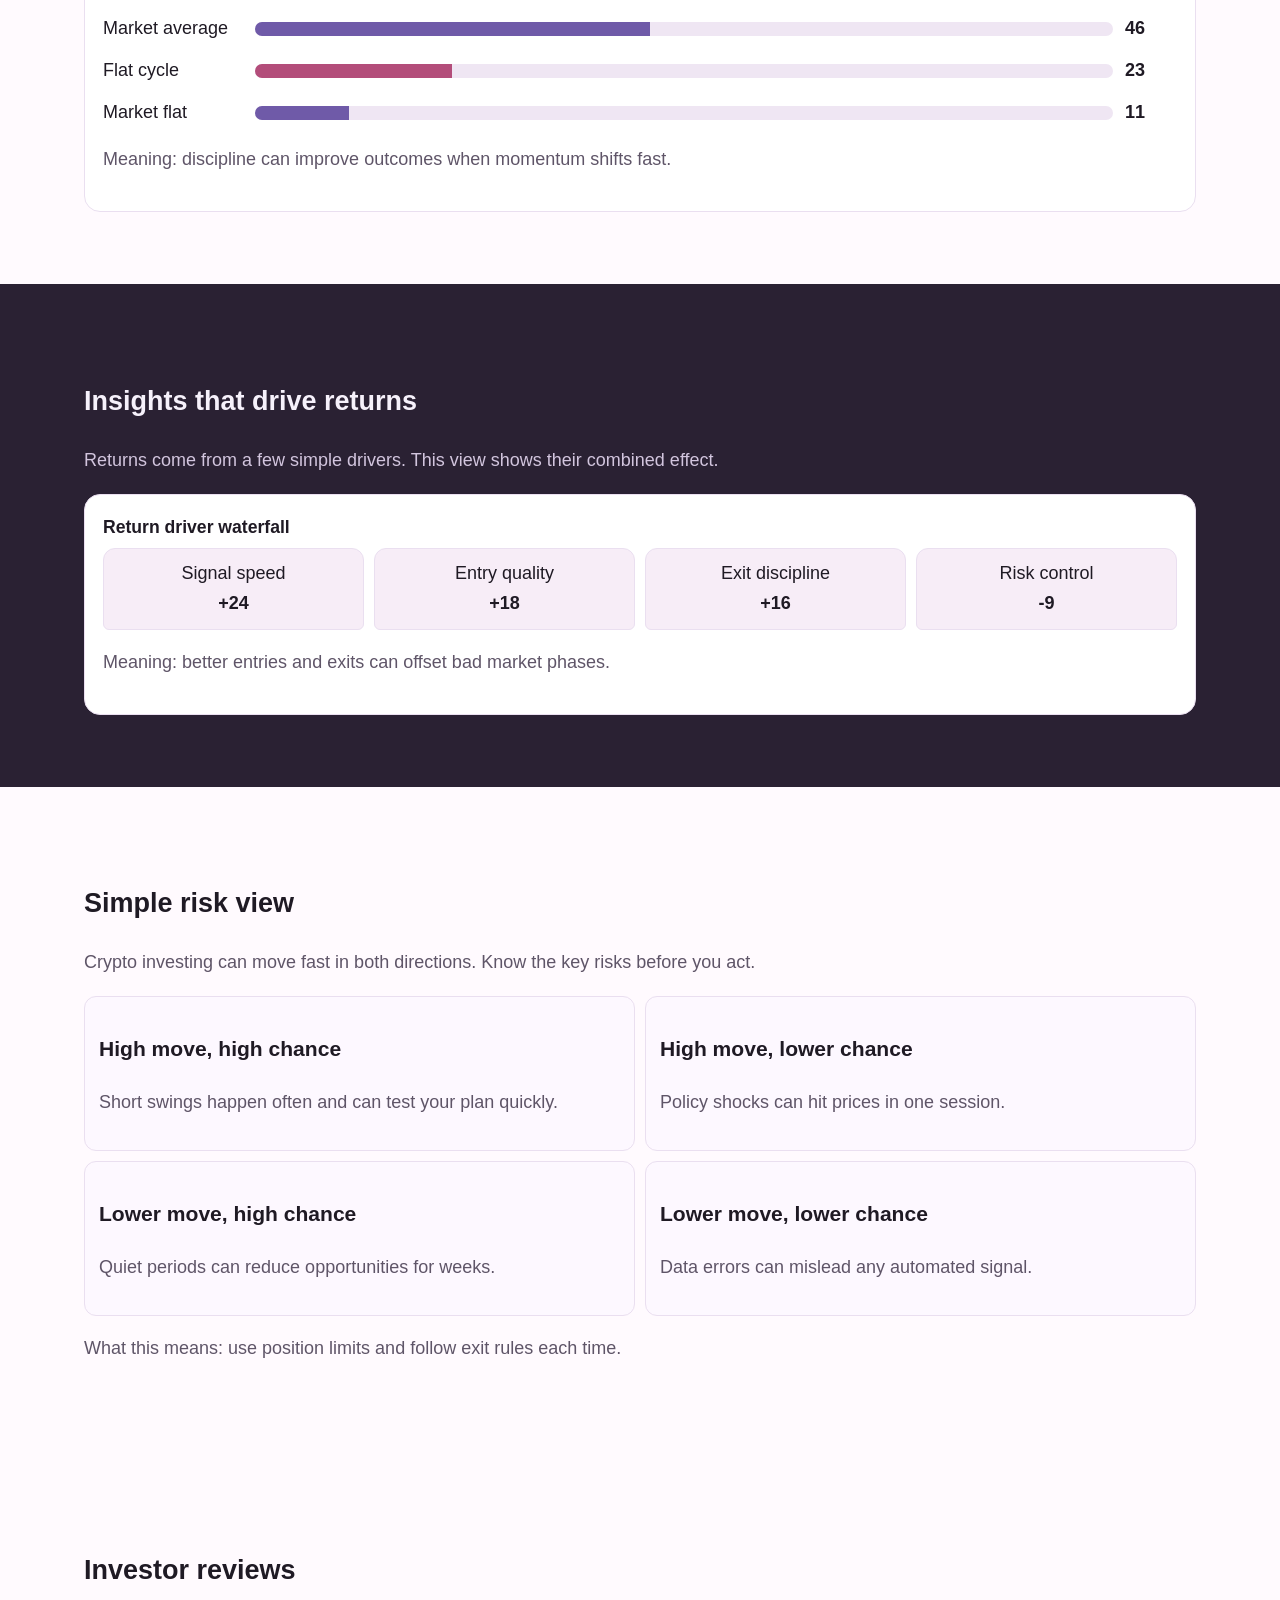
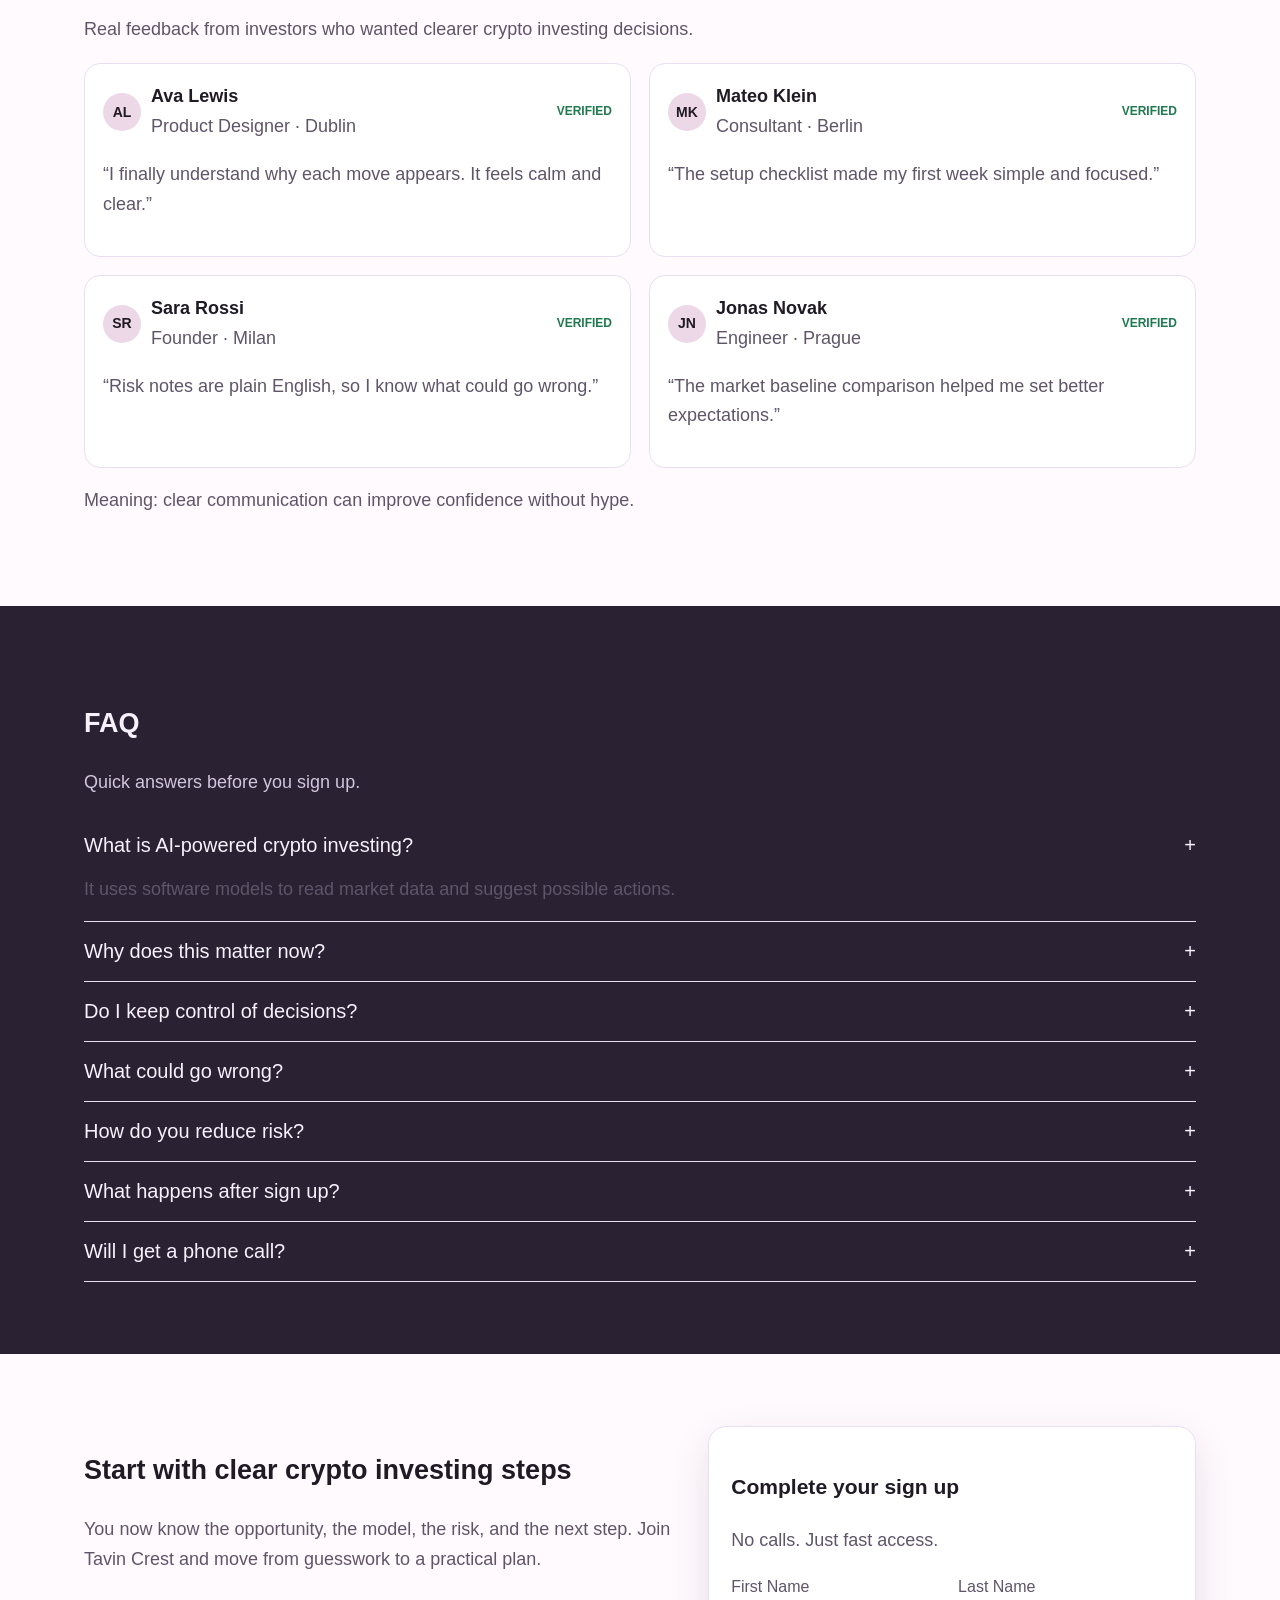
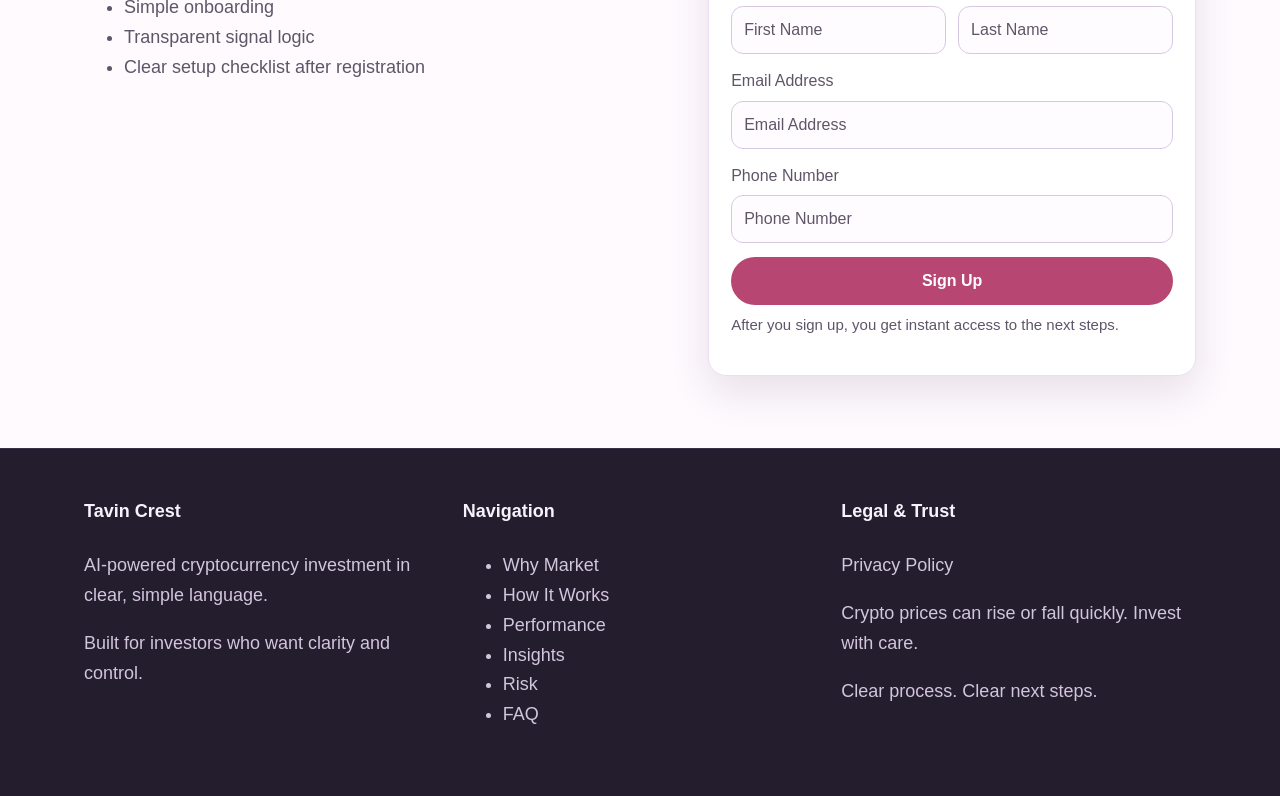
<file: fr/index.html>
<!doctype html>
<html lang="en">
<head>
  <meta charset="UTF-8" />
  <meta name="viewport" content="width=device-width, initial-scale=1.0" />
  <title>Tavin Crest | AI-Powered Cryptocurrency Investment (Français)</title>
  <meta name="description" content="Learn how Tavin Crest makes crypto investing clear with a simple process, risk view, and fast sign-up path for investors." />
  <link rel="canonical" href="https://tavincrest.com/fr/" />
  <link rel="alternate" hreflang="en" href="https://tavincrest.com/" />
<link rel="alternate" hreflang="de" href="https://tavincrest.com/de/" />
<link rel="alternate" hreflang="fr" href="https://tavincrest.com/fr/" />
<link rel="alternate" hreflang="es" href="https://tavincrest.com/es/" />
<link rel="alternate" hreflang="it" href="https://tavincrest.com/it/" />
<link rel="alternate" hreflang="tr" href="https://tavincrest.com/tr/" />
<link rel="alternate" hreflang="pt" href="https://tavincrest.com/pt/" />
<link rel="alternate" hreflang="jp" href="https://tavincrest.com/jp/" />
<link rel="alternate" hreflang="sk" href="https://tavincrest.com/sk/" />
<link rel="alternate" hreflang="nl-BE" href="https://tavincrest.com/be/" />
<link rel="alternate" hreflang="x-default" href="https://tavincrest.com/" />
  <meta property="og:type" content="website" />
  <meta property="og:title" content="Tavin Crest | AI-Powered Cryptocurrency Investment (Français)" />
  <meta property="og:description" content="Learn how Tavin Crest makes crypto investing clear with a simple process, risk view, and fast sign-up path for investors." />
  <meta property="og:url" content="https://tavincrest.com/fr/" />
  <meta property="og:site_name" content="Tavin Crest" />
  <meta name="twitter:card" content="summary_large_image" />
  <meta name="twitter:title" content="Tavin Crest | AI-Powered Cryptocurrency Investment (Français)" />
  <meta name="twitter:description" content="Learn how Tavin Crest makes crypto investing clear with a simple process, risk view, and fast sign-up path for investors." />
  <link rel="stylesheet" href="../assets/style.css" />
  <script defer src="../assets/app.js"></script>
</head>
<body>
<header class="header">
  <div class="container row">
    <div class="brand">Tavin Crest</div>
    <nav class="nav-links" aria-label="Main">
      <a href="#market">Why Market</a><a href="#model">How It Works</a><a href="#metrics">Performance</a><a href="#risk">Risk</a><a href="#faq">FAQ</a>
    </nav>
    <div class="header-actions">
      <div class="lang"><button class="lang-toggle" aria-label="Language">Français</button><div class="lang-menu"><a href="../index.html"><svg class="flag" viewBox="0 0 18 12" aria-hidden="true"><rect width="18" height="12" fill="#012169"/><path d="M0 0l18 12M18 0L0 12" stroke="#fff" stroke-width="2"/><path d="M0 0l18 12M18 0L0 12" stroke="#C8102E" stroke-width="1"/><rect x="7" width="4" height="12" fill="#fff"/><rect y="4" width="18" height="4" fill="#fff"/><rect x="8" width="2" height="12" fill="#C8102E"/><rect y="5" width="18" height="2" fill="#C8102E"/></svg>English</a>
<a href="../de/index.html"><svg class="flag" viewBox="0 0 18 12"><rect width="18" height="4" fill="#000"/><rect y="4" width="18" height="4" fill="#DD0000"/><rect y="8" width="18" height="4" fill="#FFCE00"/></svg>Deutsch</a>
<a href="../fr/index.html"><svg class="flag" viewBox="0 0 18 12"><rect width="6" height="12" fill="#0055A4"/><rect x="6" width="6" height="12" fill="#fff"/><rect x="12" width="6" height="12" fill="#EF4135"/></svg>Français</a>
<a href="../es/index.html"><svg class="flag" viewBox="0 0 18 12"><rect width="18" height="12" fill="#AA151B"/><rect y="3" width="18" height="6" fill="#F1BF00"/></svg>Español</a>
<a href="../it/index.html"><svg class="flag" viewBox="0 0 18 12"><rect width="6" height="12" fill="#009246"/><rect x="6" width="6" height="12" fill="#fff"/><rect x="12" width="6" height="12" fill="#CE2B37"/></svg>Italiano</a>
<a href="../tr/index.html"><svg class="flag" viewBox="0 0 18 12"><rect width="18" height="12" fill="#E30A17"/><circle cx="7" cy="6" r="3" fill="#fff"/><circle cx="8" cy="6" r="2.4" fill="#E30A17"/><polygon points="11,6 13,5.2 12.3,7" fill="#fff"/></svg>Türkçe</a>
<a href="../pt/index.html"><svg class="flag" viewBox="0 0 18 12"><rect width="7" height="12" fill="#006600"/><rect x="7" width="11" height="12" fill="#FF0000"/></svg>Português</a>
<a href="../jp/index.html"><svg class="flag" viewBox="0 0 18 12"><rect width="18" height="12" fill="#fff"/><circle cx="9" cy="6" r="3" fill="#BC002D"/></svg>日本語</a>
<a href="../sk/index.html"><svg class="flag" viewBox="0 0 18 12"><rect width="18" height="4" fill="#fff"/><rect y="4" width="18" height="4" fill="#0B4EA2"/><rect y="8" width="18" height="4" fill="#EE1C25"/><path d="M5 2.5h3c1.5 0 2.2 1.1 2.2 2.1v2.1c0 1.9-1.5 3.3-3.7 4.3-2.2-1-3.7-2.4-3.7-4.3V4.6c0-1 .7-2.1 2.2-2.1z" fill="#fff" stroke="#0B4EA2" stroke-width=".4"/><path d="M6.6 3.3v2.9M5.5 4.7h2.2" stroke="#EE1C25" stroke-width=".6"/><path d="M6.6 6.3l-1 .8h2z" fill="#0B4EA2"/></svg>Slovak</a>
<a href="../be/index.html"><svg class="flag" viewBox="0 0 18 12"><rect width="6" height="12" fill="#000"/><rect x="6" width="6" height="12" fill="#FFD90C"/><rect x="12" width="6" height="12" fill="#EF3340"/></svg>Nederlands (BE)</a></div></div>
      <a href="#signup" class="btn">Sign Up</a>
      <button class="mobile-toggle" aria-label="Open menu">☰</button>
    </div>
  </div>
</header>
<div class="mobile-drawer" aria-hidden="true"><div class="drawer-panel"><button class="icon-btn close-drawer" aria-label="Close menu">✕</button><nav class="drawer-nav"><a href="#market">Why Market</a><a href="#model">How It Works</a><a href="#metrics">Performance</a><a href="#insights">Insights</a><a href="#reviews">Reviews</a><a href="#faq">FAQ</a><div class="lang"><button class="lang-toggle">Français</button><div class="lang-menu"><a href="../index.html"><svg class="flag" viewBox="0 0 18 12" aria-hidden="true"><rect width="18" height="12" fill="#012169"/><path d="M0 0l18 12M18 0L0 12" stroke="#fff" stroke-width="2"/><path d="M0 0l18 12M18 0L0 12" stroke="#C8102E" stroke-width="1"/><rect x="7" width="4" height="12" fill="#fff"/><rect y="4" width="18" height="4" fill="#fff"/><rect x="8" width="2" height="12" fill="#C8102E"/><rect y="5" width="18" height="2" fill="#C8102E"/></svg>English</a>
<a href="../de/index.html"><svg class="flag" viewBox="0 0 18 12"><rect width="18" height="4" fill="#000"/><rect y="4" width="18" height="4" fill="#DD0000"/><rect y="8" width="18" height="4" fill="#FFCE00"/></svg>Deutsch</a>
<a href="../fr/index.html"><svg class="flag" viewBox="0 0 18 12"><rect width="6" height="12" fill="#0055A4"/><rect x="6" width="6" height="12" fill="#fff"/><rect x="12" width="6" height="12" fill="#EF4135"/></svg>Français</a>
<a href="../es/index.html"><svg class="flag" viewBox="0 0 18 12"><rect width="18" height="12" fill="#AA151B"/><rect y="3" width="18" height="6" fill="#F1BF00"/></svg>Español</a>
<a href="../it/index.html"><svg class="flag" viewBox="0 0 18 12"><rect width="6" height="12" fill="#009246"/><rect x="6" width="6" height="12" fill="#fff"/><rect x="12" width="6" height="12" fill="#CE2B37"/></svg>Italiano</a>
<a href="../tr/index.html"><svg class="flag" viewBox="0 0 18 12"><rect width="18" height="12" fill="#E30A17"/><circle cx="7" cy="6" r="3" fill="#fff"/><circle cx="8" cy="6" r="2.4" fill="#E30A17"/><polygon points="11,6 13,5.2 12.3,7" fill="#fff"/></svg>Türkçe</a>
<a href="../pt/index.html"><svg class="flag" viewBox="0 0 18 12"><rect width="7" height="12" fill="#006600"/><rect x="7" width="11" height="12" fill="#FF0000"/></svg>Português</a>
<a href="../jp/index.html"><svg class="flag" viewBox="0 0 18 12"><rect width="18" height="12" fill="#fff"/><circle cx="9" cy="6" r="3" fill="#BC002D"/></svg>日本語</a>
<a href="../sk/index.html"><svg class="flag" viewBox="0 0 18 12"><rect width="18" height="4" fill="#fff"/><rect y="4" width="18" height="4" fill="#0B4EA2"/><rect y="8" width="18" height="4" fill="#EE1C25"/><path d="M5 2.5h3c1.5 0 2.2 1.1 2.2 2.1v2.1c0 1.9-1.5 3.3-3.7 4.3-2.2-1-3.7-2.4-3.7-4.3V4.6c0-1 .7-2.1 2.2-2.1z" fill="#fff" stroke="#0B4EA2" stroke-width=".4"/><path d="M6.6 3.3v2.9M5.5 4.7h2.2" stroke="#EE1C25" stroke-width=".6"/><path d="M6.6 6.3l-1 .8h2z" fill="#0B4EA2"/></svg>Slovak</a>
<a href="../be/index.html"><svg class="flag" viewBox="0 0 18 12"><rect width="6" height="12" fill="#000"/><rect x="6" width="6" height="12" fill="#FFD90C"/><rect x="12" width="6" height="12" fill="#EF3340"/></svg>Nederlands (BE)</a></div></div><a href="#signup" class="btn">Sign Up</a></nav></div></div>

<main>
<section class="section light">
  <div class="container hero-grid reveal">
    <div>
      <p class="kicker">AI-Powered Cryptocurrency Investment</p>
      <h1>AI-Powered Cryptocurrency Investment with clear steps for crypto investing</h1>
      <p class="section-intro">Tavin Crest gives you a simple way to follow crypto investing with AI signals that scan market moves in seconds. You get clear entries, stop levels, and transparent logic. After you sign up, you get instant access to the next steps.</p>
      <div class="performance-panel">
        <h2>Performance Range</h2>
        <div class="performance-grid"><div class="metric-box"><div class="metric-value">8–15%</div><div class="metric-label">Monthly range</div></div><div class="metric-box"><div class="metric-value">80–200%</div><div class="metric-label">Annual range</div></div></div>
        <p class="micro-note">Returns depend on market conditions. Not guaranteed.</p>
      </div>
    </div>
    <form class="form-card" id="signup">
      <h3 class="form-title">Create your access</h3><p class="form-sub">Start in minutes with one simple form.</p>
      <div class="form-grid"><div class="name-row"><div><label for="fn1">First Name</label><input id="fn1" placeholder="First Name" /></div><div><label for="ln1">Last Name</label><input id="ln1" placeholder="Last Name" /></div></div><div><label for="em1">Email Address</label><input id="em1" type="email" placeholder="Email Address" /></div><div><label for="ph1">Phone Number</label><input id="ph1" type="tel" placeholder="Phone Number" /></div><button class="btn" type="button">Sign Up</button></div>
      <p class="trust-note">We may send a short email to confirm your details.</p>
    </form>
  </div>
</section>

<section class="section light" id="market"><div class="container reveal"><h2>Why this market now</h2><p class="section-intro">Crypto investing is moving into faster global use. AI helps read this speed with more discipline.</p><div class="grid-3"><article class="card"><h3>User growth</h3><p>More people now hold digital assets through simple mobile tools.</p><p class="muted">Meaning: demand has a broader base.</p></article><article class="card"><h3>Faster rails</h3><p>Payment networks settle faster, so money moves with less delay.</p><p class="muted">Meaning: price reactions happen quickly.</p></article><article class="card"><h3>Data clarity</h3><p>On-chain data shows wallet flows in near real time.</p><p class="muted">Meaning: decisions can use live evidence.</p></article></div><p>What it means for your money: timing matters more, so clear rules can protect capital.</p></div></section>

<section class="section dark" id="model"><div class="container reveal"><h2>How crypto investing works here</h2><p class="section-intro">We keep the model short and practical. Each step shows what you do next.</p><div class="grid-2"><article class="card"><h3>Step flow</h3><ul><li>Sign up and open your dashboard.</li><li>Review AI market alerts with plain-language notes.</li><li>Choose your action based on your comfort level.</li><li>Track open positions with exit guidance.</li><li>Adjust when trend strength changes.</li></ul></article><article class="card"><h3>Investor outcome</h3><ul><li>You get clear triggers, not vague forecasts.</li><li>You see position logic before acting.</li><li>You keep control over final decisions.</li></ul><p class="muted">After you sign up, you will see a clear setup checklist.</p></article></div></div></section>

<section class="section light" id="focus"><div class="container reveal"><h2>What we focus on</h2><p class="section-intro">Not every coin is a good setup. We filter by quality, trend, and behavior.</p><div class="grid-4"><article class="card"><h3>Trend strength</h3><p>We prefer assets with steady higher highs and healthy pullbacks.</p><p class="muted">Micro: trend before noise.</p></article><article class="card"><h3>Volume support</h3><p>We check if buying volume confirms each breakout move.</p><p class="muted">Micro: moves need participation.</p></article><article class="card"><h3>Risk window</h3><p>We avoid entries when downside room is too large.</p><p class="muted">Micro: protect first, grow second.</p></article><article class="card"><h3>News impact</h3><p>We reduce exposure around unstable headline events.</p><p class="muted">Micro: avoid surprise shocks.</p></article></div><p>What it means for your money: filtered setups can lower avoidable mistakes.</p></div></section>

<section class="section light" id="metrics"><div class="container reveal"><h2>Performance snapshot for crypto investing</h2><p class="section-intro">These ranges compare observed outcomes with a broad market baseline.</p><div class="card"><h3>AI model vs market baseline</h3><div class="compare-bar"><div class="row-bar"><span>Strong cycle</span><div class="track"><div class="fill-a" style="width:78%"></div></div><strong>78</strong></div><div class="row-bar"><span>Market average</span><div class="track"><div class="fill-b" style="width:46%"></div></div><strong>46</strong></div><div class="row-bar"><span>Flat cycle</span><div class="track"><div class="fill-a" style="width:23%"></div></div><strong>23</strong></div><div class="row-bar"><span>Market flat</span><div class="track"><div class="fill-b" style="width:11%"></div></div><strong>11</strong></div></div><p class="muted">Meaning: discipline can improve outcomes when momentum shifts fast.</p></div></div></section>

<section class="section dark" id="insights"><div class="container reveal"><h2>Insights that drive returns</h2><p class="section-intro">Returns come from a few simple drivers. This view shows their combined effect.</p><div class="card"><h3>Return driver waterfall</h3><div class="waterfall"><div class="w-step"><small>Signal speed</small><strong>+24</strong></div><div class="w-step"><small>Entry quality</small><strong>+18</strong></div><div class="w-step"><small>Exit discipline</small><strong>+16</strong></div><div class="w-step"><small>Risk control</small><strong>-9</strong></div></div><p class="muted">Meaning: better entries and exits can offset bad market phases.</p></div></div></section>

<section class="section light" id="risk"><div class="container reveal"><h2>Simple risk view</h2><p class="section-intro">Crypto investing can move fast in both directions. Know the key risks before you act.</p><div class="risk-matrix"><article class="risk-cell"><h3>High move, high chance</h3><p>Short swings happen often and can test your plan quickly.</p></article><article class="risk-cell"><h3>High move, lower chance</h3><p>Policy shocks can hit prices in one session.</p></article><article class="risk-cell"><h3>Lower move, high chance</h3><p>Quiet periods can reduce opportunities for weeks.</p></article><article class="risk-cell"><h3>Lower move, lower chance</h3><p>Data errors can mislead any automated signal.</p></article></div><p>What this means: use position limits and follow exit rules each time.</p></div></section>

<section class="section light" id="reviews"><div class="container reveal"><h2>Investor reviews</h2><p class="section-intro">Real feedback from investors who wanted clearer crypto investing decisions.</p><div class="grid-4"><article class="card"><div class="reviewer"><div class="person"><div class="avatar">AL</div><div><strong>Ava Lewis</strong><div class="muted">Product Designer · Dublin</div></div></div><span class="verified">VERIFIED</span></div><p>“I finally understand why each move appears. It feels calm and clear.”</p></article><article class="card"><div class="reviewer"><div class="person"><div class="avatar">MK</div><div><strong>Mateo Klein</strong><div class="muted">Consultant · Berlin</div></div></div><span class="verified">VERIFIED</span></div><p>“The setup checklist made my first week simple and focused.”</p></article><article class="card"><div class="reviewer"><div class="person"><div class="avatar">SR</div><div><strong>Sara Rossi</strong><div class="muted">Founder · Milan</div></div></div><span class="verified">VERIFIED</span></div><p>“Risk notes are plain English, so I know what could go wrong.”</p></article><article class="card"><div class="reviewer"><div class="person"><div class="avatar">JN</div><div><strong>Jonas Novak</strong><div class="muted">Engineer · Prague</div></div></div><span class="verified">VERIFIED</span></div><p>“The market baseline comparison helped me set better expectations.”</p></article></div><p>Meaning: clear communication can improve confidence without hype.</p></div></section>

<section class="section dark" id="faq"><div class="container reveal"><h2>FAQ</h2><p class="section-intro">Quick answers before you sign up.</p><div class="faq-item"><button class="faq-q">What is AI-powered crypto investing?<span>+</span></button><div class="faq-answer">It uses software models to read market data and suggest possible actions.</div></div><div class="faq-item"><button class="faq-q">Why does this matter now?<span>+</span></button><div class="faq-answer">Market cycles move faster now, so clear data helps you react with less guesswork.</div></div><div class="faq-item"><button class="faq-q">Do I keep control of decisions?<span>+</span></button><div class="faq-answer">Yes. You choose every action and can stop at any time.</div></div><div class="faq-item"><button class="faq-q">What could go wrong?<span>+</span></button><div class="faq-answer">Prices can drop quickly, signals can fail, and momentum can reverse without warning.</div></div><div class="faq-item"><button class="faq-q">How do you reduce risk?<span>+</span></button><div class="faq-answer">We use position limits, stop levels, and simple rules for exits.</div></div><div class="faq-item"><button class="faq-q">What happens after sign up?<span>+</span></button><div class="faq-answer">After you sign up, you can review the options and choose what to do next.</div></div><div class="faq-item"><button class="faq-q">Will I get a phone call?<span>+</span></button><div class="faq-answer">No calls. We may send a short email to confirm your details.</div></div></div></section>

<section class="section light"><div class="container hero-grid reveal"><div><h2>Start with clear crypto investing steps</h2><p class="section-intro">You now know the opportunity, the model, the risk, and the next step. Join Tavin Crest and move from guesswork to a practical plan.</p><ul><li>Simple onboarding</li><li>Transparent signal logic</li><li>Clear setup checklist after registration</li></ul></div><form class="form-card"><h3 class="form-title">Complete your sign up</h3><p class="form-sub">No calls. Just fast access.</p><div class="form-grid"><div class="name-row"><div><label for="fn2">First Name</label><input id="fn2" placeholder="First Name" /></div><div><label for="ln2">Last Name</label><input id="ln2" placeholder="Last Name" /></div></div><div><label for="em2">Email Address</label><input id="em2" type="email" placeholder="Email Address" /></div><div><label for="ph2">Phone Number</label><input id="ph2" type="tel" placeholder="Phone Number" /></div><button class="btn" type="button">Sign Up</button></div><p class="trust-note">After you sign up, you get instant access to the next steps.</p></form></div></section>
</main>

<footer class="footer"><div class="container footer-grid"><div><h4>Tavin Crest</h4><p>AI-powered cryptocurrency investment in clear, simple language.</p><p>Built for investors who want clarity and control.</p></div><div><h4>Navigation</h4><ul><li><a href="#market">Why Market</a></li><li><a href="#model">How It Works</a></li><li><a href="#metrics">Performance</a></li><li><a href="#insights">Insights</a></li><li><a href="#risk">Risk</a></li><li><a href="#faq">FAQ</a></li></ul></div><div><h4>Legal & Trust</h4><p><a href="#" data-open-privacy>Privacy Policy</a></p><p>Crypto prices can rise or fall quickly. Invest with care.</p><p>Clear process. Clear next steps.</p></div></div></footer>

<div class="modal" id="privacy-modal" role="dialog" aria-modal="true" aria-label="Privacy Policy"><div class="modal-panel"><div class="modal-top"><h3>Privacy Policy</h3><button class="icon-btn" data-close-privacy aria-label="Close">✕</button></div><p><strong>Introduction:</strong> This policy explains how Tavin Crest handles personal data.</p><p><strong>Data collection:</strong> We collect name, email, and phone from your form submission.</p><p><strong>Legal basis:</strong> We process data to deliver account access and service updates.</p><p><strong>Cookies:</strong> We use basic cookies for site function and performance checks.</p><p><strong>Retention:</strong> We keep data only as long as needed for service and legal duties.</p><p><strong>Third-party sharing:</strong> We share data only with trusted providers that support operations.</p><p><strong>Security:</strong> We use access controls and encryption where appropriate.</p><p><strong>User rights:</strong> You can request access, correction, or deletion of your personal data.</p><p><strong>International transfers:</strong> Some providers may process data outside your home country.</p><p><strong>Industry risk disclosure:</strong> Crypto investing includes volatility and potential loss of capital.</p><p><strong>Contact:</strong> Email privacy@tavincrest.com for privacy requests.</p><div class="modal-footer"><button class="btn" data-close-privacy>Close</button></div></div></div>

<script type="application/ld+json">{"@context":"https://schema.org","@type":"Organization","name":"Tavin Crest","url":"https://tavincrest.com"}</script>
<script type="application/ld+json">{"@context":"https://schema.org","@type":"WebSite","name":"Tavin Crest","url":"https://tavincrest.com"}</script>
<script type="application/ld+json">{"@context":"https://schema.org","@type":"FAQPage","mainEntity":[{"@type":"Question","name":"What is AI-powered crypto investing?","acceptedAnswer":{"@type":"Answer","text":"It uses software models to read market data and suggest possible actions."}},{"@type":"Question","name":"What happens after sign up?","acceptedAnswer":{"@type":"Answer","text":"After you sign up, you can review the options and choose what to do next."}}]}</script>
<script type="application/ld+json">{"@context":"https://schema.org","@type":"Review","author":{"@type":"Person","name":"Ava Lewis"},"reviewBody":"I finally understand why each move appears. It feels calm and clear.","itemReviewed":{"@type":"Service","name":"Tavin Crest"}}</script>
</body>
</html>
</file>
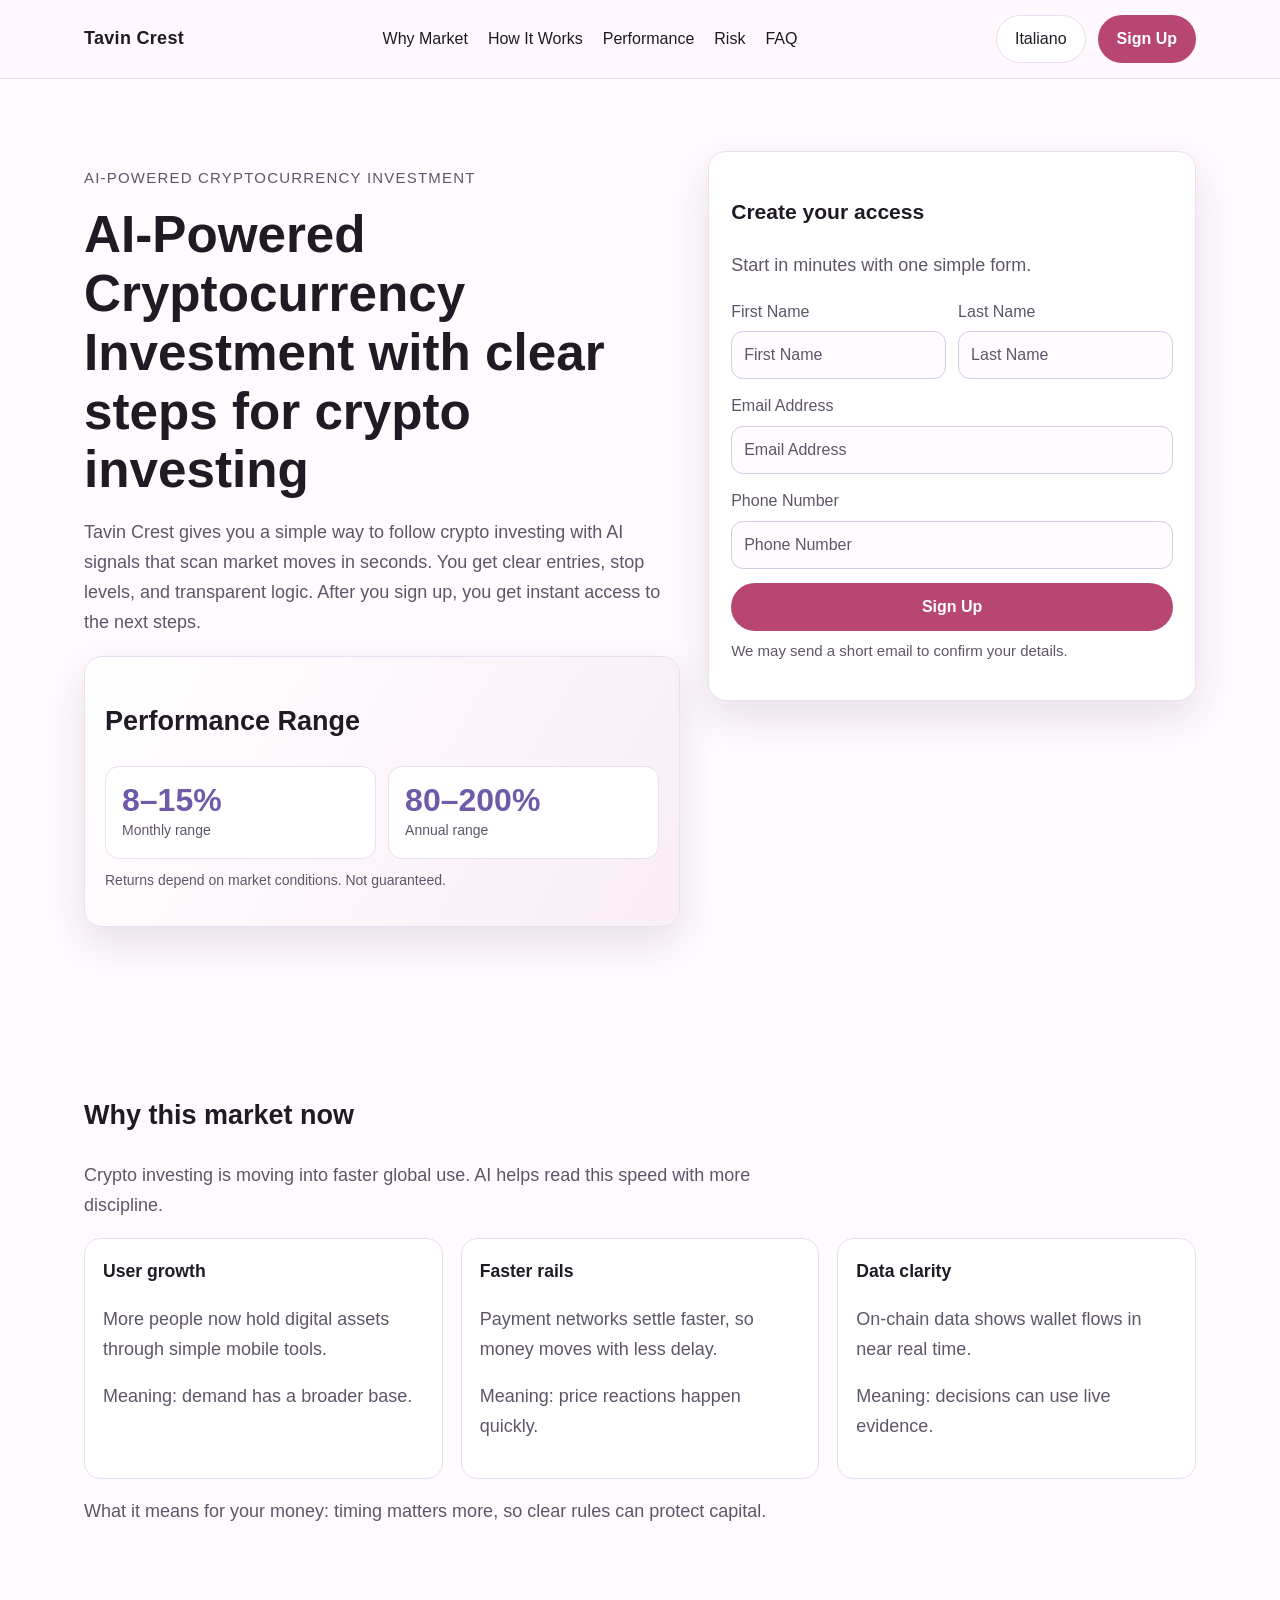
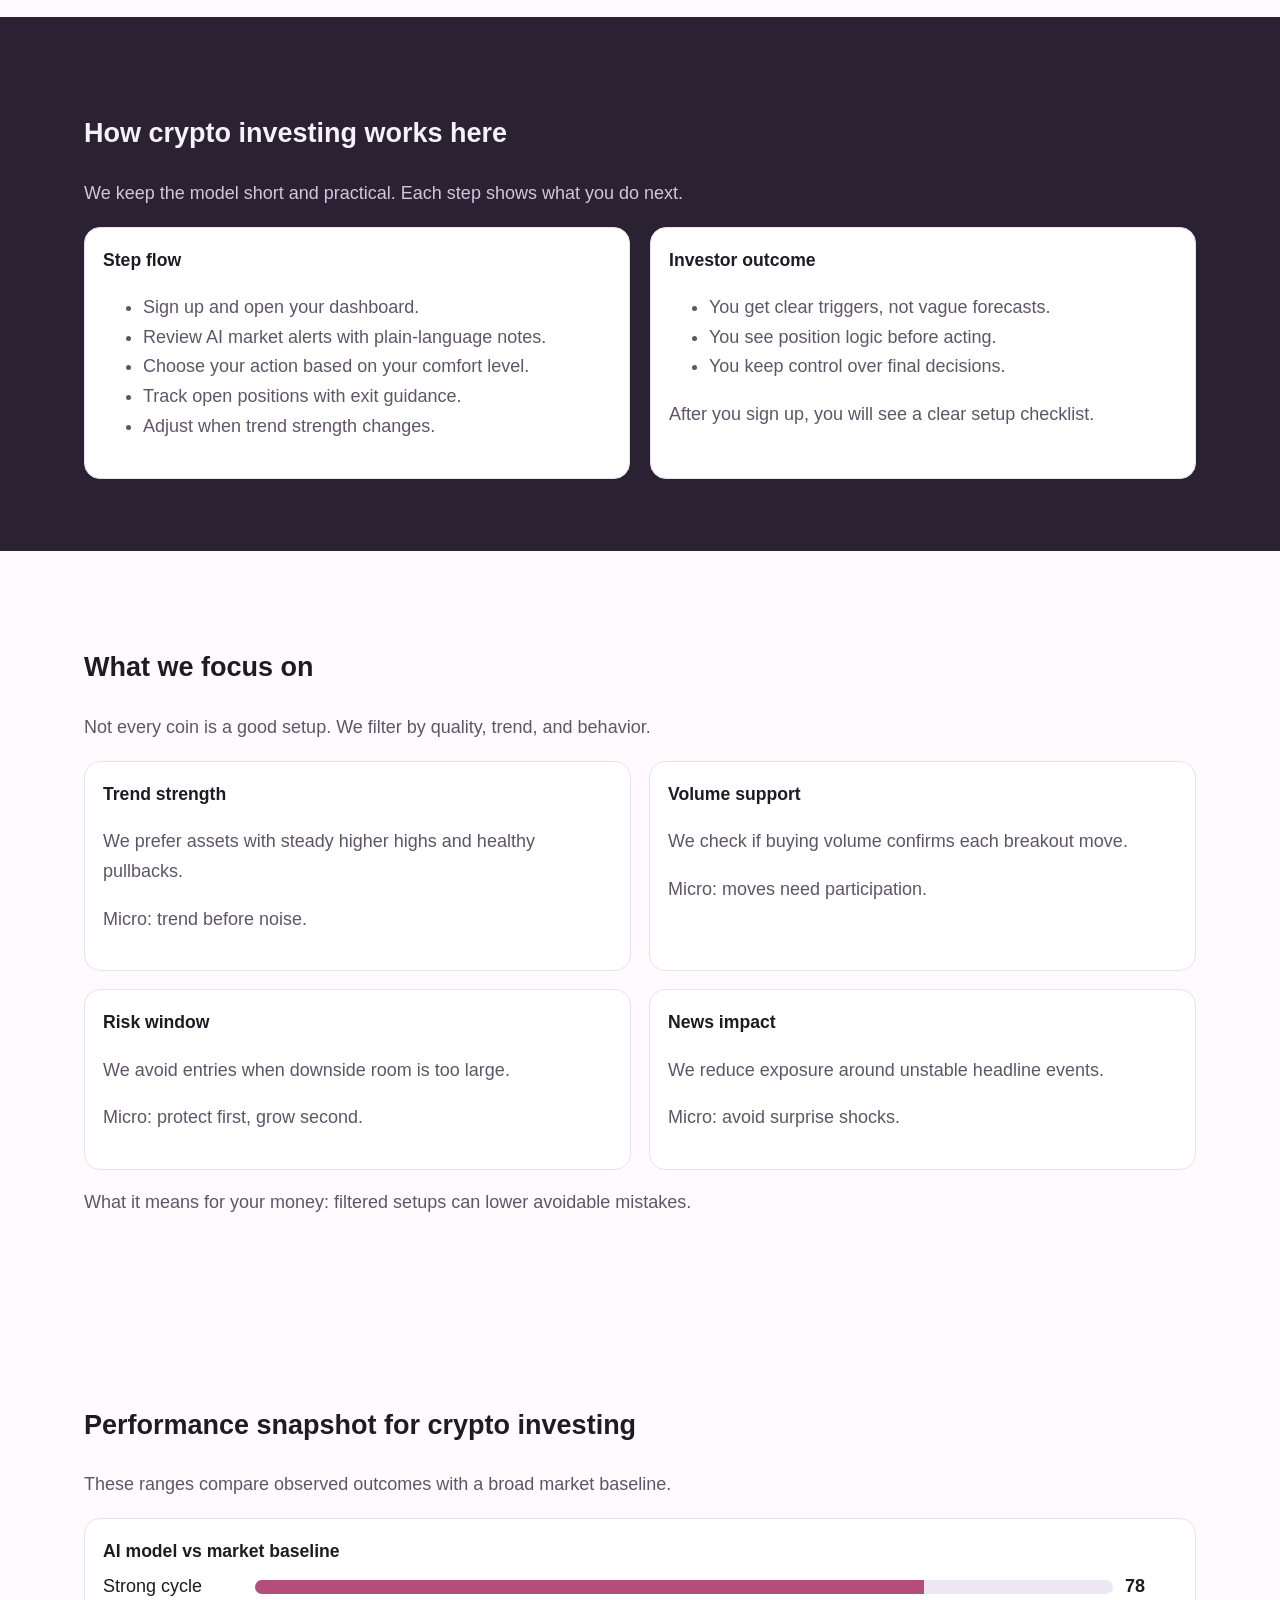
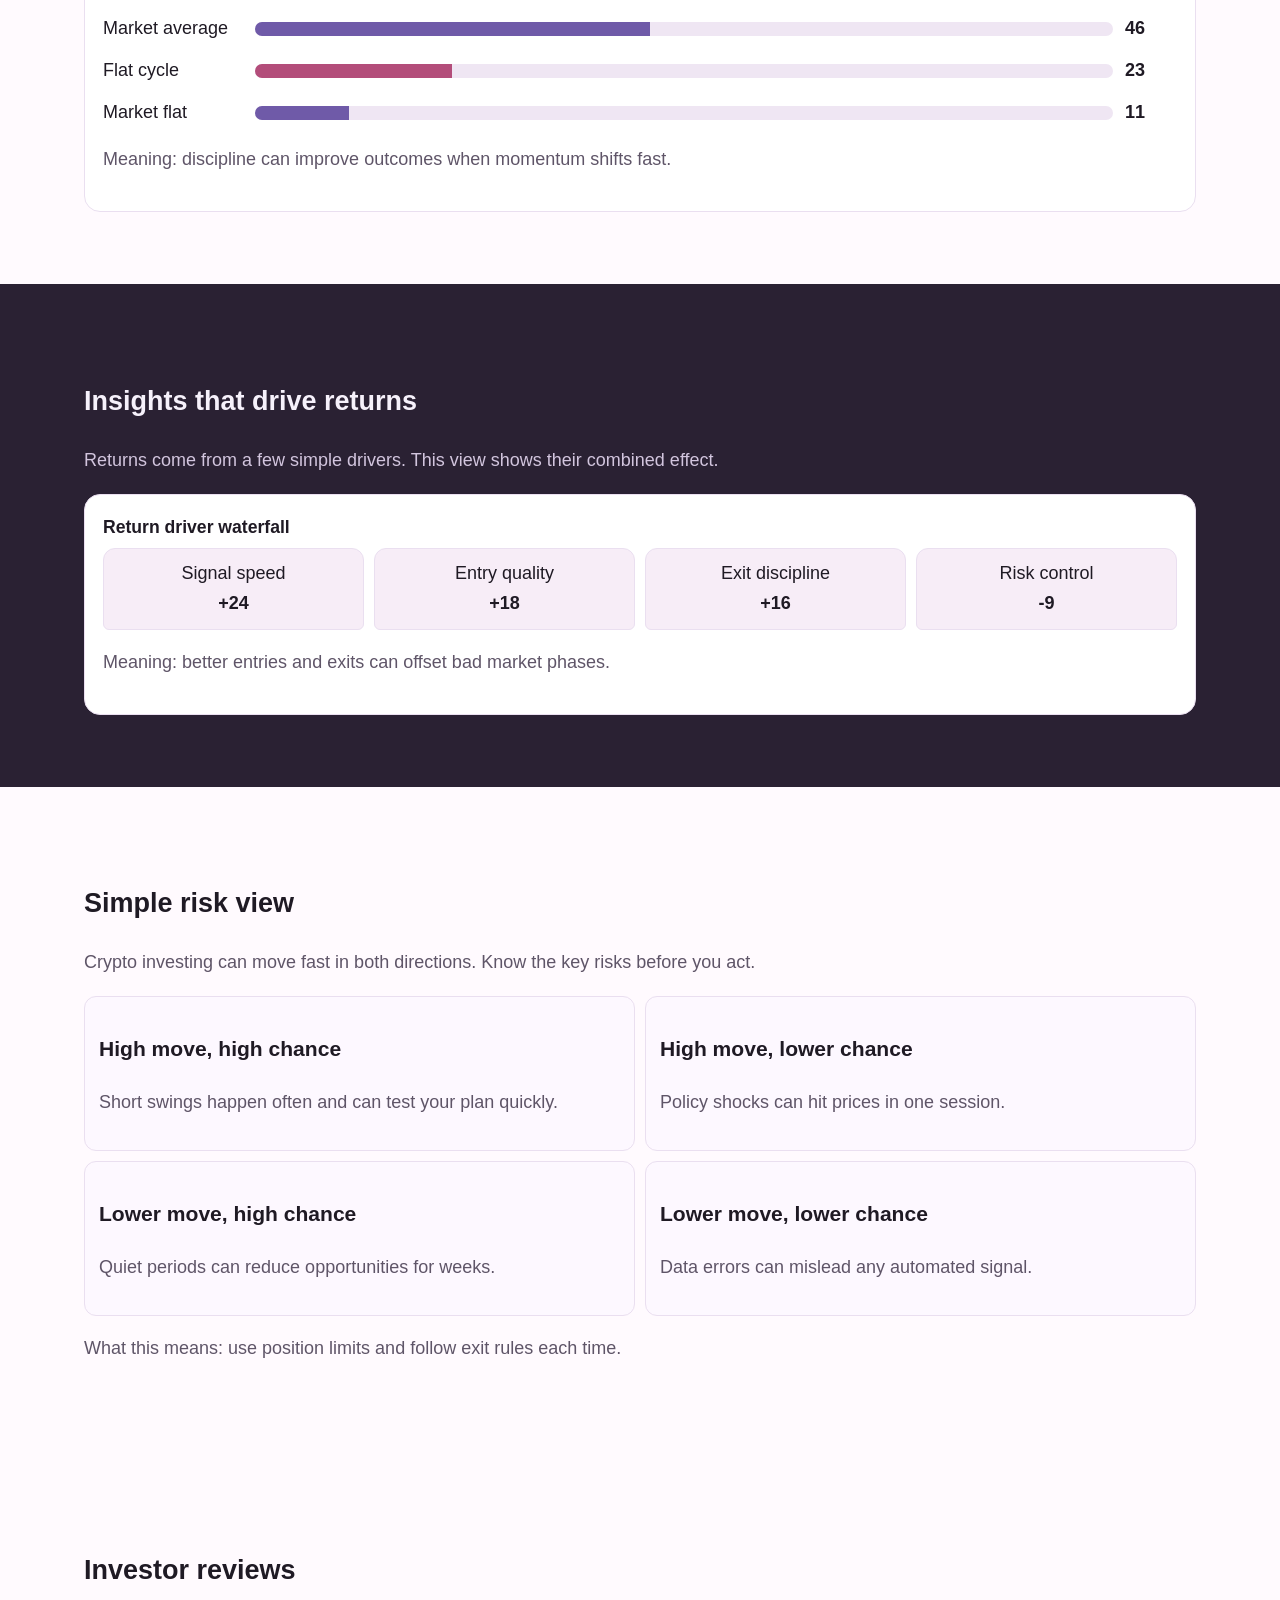
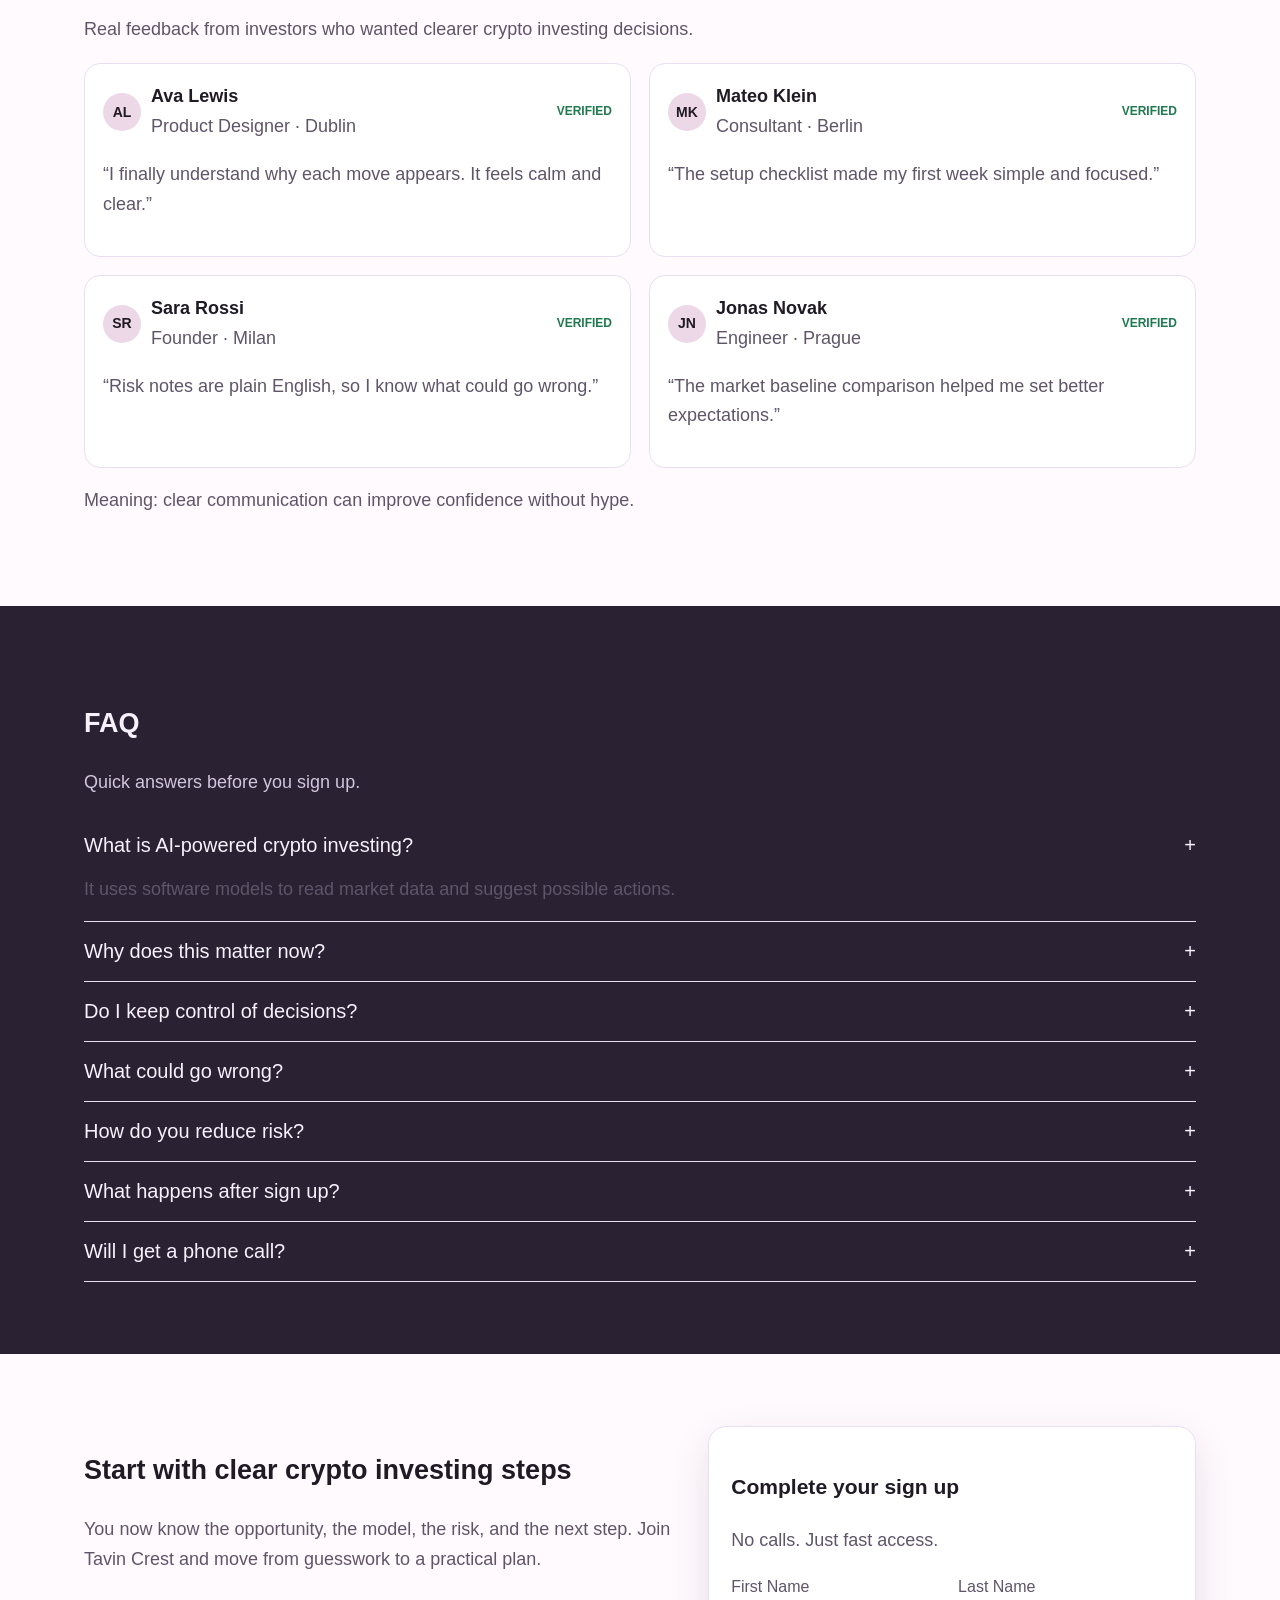
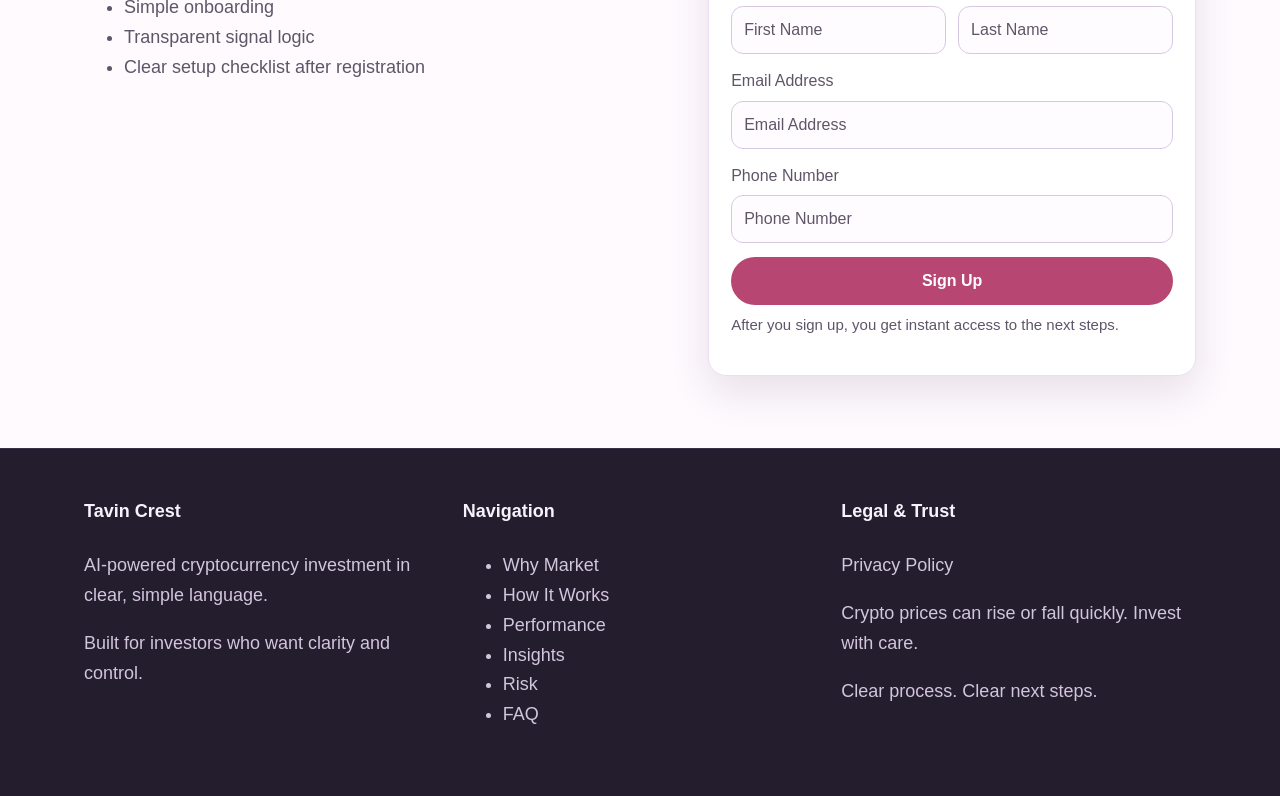
<file: it/index.html>
<!doctype html>
<html lang="en">
<head>
  <meta charset="UTF-8" />
  <meta name="viewport" content="width=device-width, initial-scale=1.0" />
  <title>Tavin Crest | AI-Powered Cryptocurrency Investment (Italiano)</title>
  <meta name="description" content="Learn how Tavin Crest makes crypto investing clear with a simple process, risk view, and fast sign-up path for investors." />
  <link rel="canonical" href="https://tavincrest.com/it/" />
  <link rel="alternate" hreflang="en" href="https://tavincrest.com/" />
<link rel="alternate" hreflang="de" href="https://tavincrest.com/de/" />
<link rel="alternate" hreflang="fr" href="https://tavincrest.com/fr/" />
<link rel="alternate" hreflang="es" href="https://tavincrest.com/es/" />
<link rel="alternate" hreflang="it" href="https://tavincrest.com/it/" />
<link rel="alternate" hreflang="tr" href="https://tavincrest.com/tr/" />
<link rel="alternate" hreflang="pt" href="https://tavincrest.com/pt/" />
<link rel="alternate" hreflang="jp" href="https://tavincrest.com/jp/" />
<link rel="alternate" hreflang="sk" href="https://tavincrest.com/sk/" />
<link rel="alternate" hreflang="nl-BE" href="https://tavincrest.com/be/" />
<link rel="alternate" hreflang="x-default" href="https://tavincrest.com/" />
  <meta property="og:type" content="website" />
  <meta property="og:title" content="Tavin Crest | AI-Powered Cryptocurrency Investment (Italiano)" />
  <meta property="og:description" content="Learn how Tavin Crest makes crypto investing clear with a simple process, risk view, and fast sign-up path for investors." />
  <meta property="og:url" content="https://tavincrest.com/it/" />
  <meta property="og:site_name" content="Tavin Crest" />
  <meta name="twitter:card" content="summary_large_image" />
  <meta name="twitter:title" content="Tavin Crest | AI-Powered Cryptocurrency Investment (Italiano)" />
  <meta name="twitter:description" content="Learn how Tavin Crest makes crypto investing clear with a simple process, risk view, and fast sign-up path for investors." />
  <link rel="stylesheet" href="../assets/style.css" />
  <script defer src="../assets/app.js"></script>
</head>
<body>
<header class="header">
  <div class="container row">
    <div class="brand">Tavin Crest</div>
    <nav class="nav-links" aria-label="Main">
      <a href="#market">Why Market</a><a href="#model">How It Works</a><a href="#metrics">Performance</a><a href="#risk">Risk</a><a href="#faq">FAQ</a>
    </nav>
    <div class="header-actions">
      <div class="lang"><button class="lang-toggle" aria-label="Language">Italiano</button><div class="lang-menu"><a href="../index.html"><svg class="flag" viewBox="0 0 18 12" aria-hidden="true"><rect width="18" height="12" fill="#012169"/><path d="M0 0l18 12M18 0L0 12" stroke="#fff" stroke-width="2"/><path d="M0 0l18 12M18 0L0 12" stroke="#C8102E" stroke-width="1"/><rect x="7" width="4" height="12" fill="#fff"/><rect y="4" width="18" height="4" fill="#fff"/><rect x="8" width="2" height="12" fill="#C8102E"/><rect y="5" width="18" height="2" fill="#C8102E"/></svg>English</a>
<a href="../de/index.html"><svg class="flag" viewBox="0 0 18 12"><rect width="18" height="4" fill="#000"/><rect y="4" width="18" height="4" fill="#DD0000"/><rect y="8" width="18" height="4" fill="#FFCE00"/></svg>Deutsch</a>
<a href="../fr/index.html"><svg class="flag" viewBox="0 0 18 12"><rect width="6" height="12" fill="#0055A4"/><rect x="6" width="6" height="12" fill="#fff"/><rect x="12" width="6" height="12" fill="#EF4135"/></svg>Français</a>
<a href="../es/index.html"><svg class="flag" viewBox="0 0 18 12"><rect width="18" height="12" fill="#AA151B"/><rect y="3" width="18" height="6" fill="#F1BF00"/></svg>Español</a>
<a href="../it/index.html"><svg class="flag" viewBox="0 0 18 12"><rect width="6" height="12" fill="#009246"/><rect x="6" width="6" height="12" fill="#fff"/><rect x="12" width="6" height="12" fill="#CE2B37"/></svg>Italiano</a>
<a href="../tr/index.html"><svg class="flag" viewBox="0 0 18 12"><rect width="18" height="12" fill="#E30A17"/><circle cx="7" cy="6" r="3" fill="#fff"/><circle cx="8" cy="6" r="2.4" fill="#E30A17"/><polygon points="11,6 13,5.2 12.3,7" fill="#fff"/></svg>Türkçe</a>
<a href="../pt/index.html"><svg class="flag" viewBox="0 0 18 12"><rect width="7" height="12" fill="#006600"/><rect x="7" width="11" height="12" fill="#FF0000"/></svg>Português</a>
<a href="../jp/index.html"><svg class="flag" viewBox="0 0 18 12"><rect width="18" height="12" fill="#fff"/><circle cx="9" cy="6" r="3" fill="#BC002D"/></svg>日本語</a>
<a href="../sk/index.html"><svg class="flag" viewBox="0 0 18 12"><rect width="18" height="4" fill="#fff"/><rect y="4" width="18" height="4" fill="#0B4EA2"/><rect y="8" width="18" height="4" fill="#EE1C25"/><path d="M5 2.5h3c1.5 0 2.2 1.1 2.2 2.1v2.1c0 1.9-1.5 3.3-3.7 4.3-2.2-1-3.7-2.4-3.7-4.3V4.6c0-1 .7-2.1 2.2-2.1z" fill="#fff" stroke="#0B4EA2" stroke-width=".4"/><path d="M6.6 3.3v2.9M5.5 4.7h2.2" stroke="#EE1C25" stroke-width=".6"/><path d="M6.6 6.3l-1 .8h2z" fill="#0B4EA2"/></svg>Slovak</a>
<a href="../be/index.html"><svg class="flag" viewBox="0 0 18 12"><rect width="6" height="12" fill="#000"/><rect x="6" width="6" height="12" fill="#FFD90C"/><rect x="12" width="6" height="12" fill="#EF3340"/></svg>Nederlands (BE)</a></div></div>
      <a href="#signup" class="btn">Sign Up</a>
      <button class="mobile-toggle" aria-label="Open menu">☰</button>
    </div>
  </div>
</header>
<div class="mobile-drawer" aria-hidden="true"><div class="drawer-panel"><button class="icon-btn close-drawer" aria-label="Close menu">✕</button><nav class="drawer-nav"><a href="#market">Why Market</a><a href="#model">How It Works</a><a href="#metrics">Performance</a><a href="#insights">Insights</a><a href="#reviews">Reviews</a><a href="#faq">FAQ</a><div class="lang"><button class="lang-toggle">Italiano</button><div class="lang-menu"><a href="../index.html"><svg class="flag" viewBox="0 0 18 12" aria-hidden="true"><rect width="18" height="12" fill="#012169"/><path d="M0 0l18 12M18 0L0 12" stroke="#fff" stroke-width="2"/><path d="M0 0l18 12M18 0L0 12" stroke="#C8102E" stroke-width="1"/><rect x="7" width="4" height="12" fill="#fff"/><rect y="4" width="18" height="4" fill="#fff"/><rect x="8" width="2" height="12" fill="#C8102E"/><rect y="5" width="18" height="2" fill="#C8102E"/></svg>English</a>
<a href="../de/index.html"><svg class="flag" viewBox="0 0 18 12"><rect width="18" height="4" fill="#000"/><rect y="4" width="18" height="4" fill="#DD0000"/><rect y="8" width="18" height="4" fill="#FFCE00"/></svg>Deutsch</a>
<a href="../fr/index.html"><svg class="flag" viewBox="0 0 18 12"><rect width="6" height="12" fill="#0055A4"/><rect x="6" width="6" height="12" fill="#fff"/><rect x="12" width="6" height="12" fill="#EF4135"/></svg>Français</a>
<a href="../es/index.html"><svg class="flag" viewBox="0 0 18 12"><rect width="18" height="12" fill="#AA151B"/><rect y="3" width="18" height="6" fill="#F1BF00"/></svg>Español</a>
<a href="../it/index.html"><svg class="flag" viewBox="0 0 18 12"><rect width="6" height="12" fill="#009246"/><rect x="6" width="6" height="12" fill="#fff"/><rect x="12" width="6" height="12" fill="#CE2B37"/></svg>Italiano</a>
<a href="../tr/index.html"><svg class="flag" viewBox="0 0 18 12"><rect width="18" height="12" fill="#E30A17"/><circle cx="7" cy="6" r="3" fill="#fff"/><circle cx="8" cy="6" r="2.4" fill="#E30A17"/><polygon points="11,6 13,5.2 12.3,7" fill="#fff"/></svg>Türkçe</a>
<a href="../pt/index.html"><svg class="flag" viewBox="0 0 18 12"><rect width="7" height="12" fill="#006600"/><rect x="7" width="11" height="12" fill="#FF0000"/></svg>Português</a>
<a href="../jp/index.html"><svg class="flag" viewBox="0 0 18 12"><rect width="18" height="12" fill="#fff"/><circle cx="9" cy="6" r="3" fill="#BC002D"/></svg>日本語</a>
<a href="../sk/index.html"><svg class="flag" viewBox="0 0 18 12"><rect width="18" height="4" fill="#fff"/><rect y="4" width="18" height="4" fill="#0B4EA2"/><rect y="8" width="18" height="4" fill="#EE1C25"/><path d="M5 2.5h3c1.5 0 2.2 1.1 2.2 2.1v2.1c0 1.9-1.5 3.3-3.7 4.3-2.2-1-3.7-2.4-3.7-4.3V4.6c0-1 .7-2.1 2.2-2.1z" fill="#fff" stroke="#0B4EA2" stroke-width=".4"/><path d="M6.6 3.3v2.9M5.5 4.7h2.2" stroke="#EE1C25" stroke-width=".6"/><path d="M6.6 6.3l-1 .8h2z" fill="#0B4EA2"/></svg>Slovak</a>
<a href="../be/index.html"><svg class="flag" viewBox="0 0 18 12"><rect width="6" height="12" fill="#000"/><rect x="6" width="6" height="12" fill="#FFD90C"/><rect x="12" width="6" height="12" fill="#EF3340"/></svg>Nederlands (BE)</a></div></div><a href="#signup" class="btn">Sign Up</a></nav></div></div>

<main>
<section class="section light">
  <div class="container hero-grid reveal">
    <div>
      <p class="kicker">AI-Powered Cryptocurrency Investment</p>
      <h1>AI-Powered Cryptocurrency Investment with clear steps for crypto investing</h1>
      <p class="section-intro">Tavin Crest gives you a simple way to follow crypto investing with AI signals that scan market moves in seconds. You get clear entries, stop levels, and transparent logic. After you sign up, you get instant access to the next steps.</p>
      <div class="performance-panel">
        <h2>Performance Range</h2>
        <div class="performance-grid"><div class="metric-box"><div class="metric-value">8–15%</div><div class="metric-label">Monthly range</div></div><div class="metric-box"><div class="metric-value">80–200%</div><div class="metric-label">Annual range</div></div></div>
        <p class="micro-note">Returns depend on market conditions. Not guaranteed.</p>
      </div>
    </div>
    <form class="form-card" id="signup">
      <h3 class="form-title">Create your access</h3><p class="form-sub">Start in minutes with one simple form.</p>
      <div class="form-grid"><div class="name-row"><div><label for="fn1">First Name</label><input id="fn1" placeholder="First Name" /></div><div><label for="ln1">Last Name</label><input id="ln1" placeholder="Last Name" /></div></div><div><label for="em1">Email Address</label><input id="em1" type="email" placeholder="Email Address" /></div><div><label for="ph1">Phone Number</label><input id="ph1" type="tel" placeholder="Phone Number" /></div><button class="btn" type="button">Sign Up</button></div>
      <p class="trust-note">We may send a short email to confirm your details.</p>
    </form>
  </div>
</section>

<section class="section light" id="market"><div class="container reveal"><h2>Why this market now</h2><p class="section-intro">Crypto investing is moving into faster global use. AI helps read this speed with more discipline.</p><div class="grid-3"><article class="card"><h3>User growth</h3><p>More people now hold digital assets through simple mobile tools.</p><p class="muted">Meaning: demand has a broader base.</p></article><article class="card"><h3>Faster rails</h3><p>Payment networks settle faster, so money moves with less delay.</p><p class="muted">Meaning: price reactions happen quickly.</p></article><article class="card"><h3>Data clarity</h3><p>On-chain data shows wallet flows in near real time.</p><p class="muted">Meaning: decisions can use live evidence.</p></article></div><p>What it means for your money: timing matters more, so clear rules can protect capital.</p></div></section>

<section class="section dark" id="model"><div class="container reveal"><h2>How crypto investing works here</h2><p class="section-intro">We keep the model short and practical. Each step shows what you do next.</p><div class="grid-2"><article class="card"><h3>Step flow</h3><ul><li>Sign up and open your dashboard.</li><li>Review AI market alerts with plain-language notes.</li><li>Choose your action based on your comfort level.</li><li>Track open positions with exit guidance.</li><li>Adjust when trend strength changes.</li></ul></article><article class="card"><h3>Investor outcome</h3><ul><li>You get clear triggers, not vague forecasts.</li><li>You see position logic before acting.</li><li>You keep control over final decisions.</li></ul><p class="muted">After you sign up, you will see a clear setup checklist.</p></article></div></div></section>

<section class="section light" id="focus"><div class="container reveal"><h2>What we focus on</h2><p class="section-intro">Not every coin is a good setup. We filter by quality, trend, and behavior.</p><div class="grid-4"><article class="card"><h3>Trend strength</h3><p>We prefer assets with steady higher highs and healthy pullbacks.</p><p class="muted">Micro: trend before noise.</p></article><article class="card"><h3>Volume support</h3><p>We check if buying volume confirms each breakout move.</p><p class="muted">Micro: moves need participation.</p></article><article class="card"><h3>Risk window</h3><p>We avoid entries when downside room is too large.</p><p class="muted">Micro: protect first, grow second.</p></article><article class="card"><h3>News impact</h3><p>We reduce exposure around unstable headline events.</p><p class="muted">Micro: avoid surprise shocks.</p></article></div><p>What it means for your money: filtered setups can lower avoidable mistakes.</p></div></section>

<section class="section light" id="metrics"><div class="container reveal"><h2>Performance snapshot for crypto investing</h2><p class="section-intro">These ranges compare observed outcomes with a broad market baseline.</p><div class="card"><h3>AI model vs market baseline</h3><div class="compare-bar"><div class="row-bar"><span>Strong cycle</span><div class="track"><div class="fill-a" style="width:78%"></div></div><strong>78</strong></div><div class="row-bar"><span>Market average</span><div class="track"><div class="fill-b" style="width:46%"></div></div><strong>46</strong></div><div class="row-bar"><span>Flat cycle</span><div class="track"><div class="fill-a" style="width:23%"></div></div><strong>23</strong></div><div class="row-bar"><span>Market flat</span><div class="track"><div class="fill-b" style="width:11%"></div></div><strong>11</strong></div></div><p class="muted">Meaning: discipline can improve outcomes when momentum shifts fast.</p></div></div></section>

<section class="section dark" id="insights"><div class="container reveal"><h2>Insights that drive returns</h2><p class="section-intro">Returns come from a few simple drivers. This view shows their combined effect.</p><div class="card"><h3>Return driver waterfall</h3><div class="waterfall"><div class="w-step"><small>Signal speed</small><strong>+24</strong></div><div class="w-step"><small>Entry quality</small><strong>+18</strong></div><div class="w-step"><small>Exit discipline</small><strong>+16</strong></div><div class="w-step"><small>Risk control</small><strong>-9</strong></div></div><p class="muted">Meaning: better entries and exits can offset bad market phases.</p></div></div></section>

<section class="section light" id="risk"><div class="container reveal"><h2>Simple risk view</h2><p class="section-intro">Crypto investing can move fast in both directions. Know the key risks before you act.</p><div class="risk-matrix"><article class="risk-cell"><h3>High move, high chance</h3><p>Short swings happen often and can test your plan quickly.</p></article><article class="risk-cell"><h3>High move, lower chance</h3><p>Policy shocks can hit prices in one session.</p></article><article class="risk-cell"><h3>Lower move, high chance</h3><p>Quiet periods can reduce opportunities for weeks.</p></article><article class="risk-cell"><h3>Lower move, lower chance</h3><p>Data errors can mislead any automated signal.</p></article></div><p>What this means: use position limits and follow exit rules each time.</p></div></section>

<section class="section light" id="reviews"><div class="container reveal"><h2>Investor reviews</h2><p class="section-intro">Real feedback from investors who wanted clearer crypto investing decisions.</p><div class="grid-4"><article class="card"><div class="reviewer"><div class="person"><div class="avatar">AL</div><div><strong>Ava Lewis</strong><div class="muted">Product Designer · Dublin</div></div></div><span class="verified">VERIFIED</span></div><p>“I finally understand why each move appears. It feels calm and clear.”</p></article><article class="card"><div class="reviewer"><div class="person"><div class="avatar">MK</div><div><strong>Mateo Klein</strong><div class="muted">Consultant · Berlin</div></div></div><span class="verified">VERIFIED</span></div><p>“The setup checklist made my first week simple and focused.”</p></article><article class="card"><div class="reviewer"><div class="person"><div class="avatar">SR</div><div><strong>Sara Rossi</strong><div class="muted">Founder · Milan</div></div></div><span class="verified">VERIFIED</span></div><p>“Risk notes are plain English, so I know what could go wrong.”</p></article><article class="card"><div class="reviewer"><div class="person"><div class="avatar">JN</div><div><strong>Jonas Novak</strong><div class="muted">Engineer · Prague</div></div></div><span class="verified">VERIFIED</span></div><p>“The market baseline comparison helped me set better expectations.”</p></article></div><p>Meaning: clear communication can improve confidence without hype.</p></div></section>

<section class="section dark" id="faq"><div class="container reveal"><h2>FAQ</h2><p class="section-intro">Quick answers before you sign up.</p><div class="faq-item"><button class="faq-q">What is AI-powered crypto investing?<span>+</span></button><div class="faq-answer">It uses software models to read market data and suggest possible actions.</div></div><div class="faq-item"><button class="faq-q">Why does this matter now?<span>+</span></button><div class="faq-answer">Market cycles move faster now, so clear data helps you react with less guesswork.</div></div><div class="faq-item"><button class="faq-q">Do I keep control of decisions?<span>+</span></button><div class="faq-answer">Yes. You choose every action and can stop at any time.</div></div><div class="faq-item"><button class="faq-q">What could go wrong?<span>+</span></button><div class="faq-answer">Prices can drop quickly, signals can fail, and momentum can reverse without warning.</div></div><div class="faq-item"><button class="faq-q">How do you reduce risk?<span>+</span></button><div class="faq-answer">We use position limits, stop levels, and simple rules for exits.</div></div><div class="faq-item"><button class="faq-q">What happens after sign up?<span>+</span></button><div class="faq-answer">After you sign up, you can review the options and choose what to do next.</div></div><div class="faq-item"><button class="faq-q">Will I get a phone call?<span>+</span></button><div class="faq-answer">No calls. We may send a short email to confirm your details.</div></div></div></section>

<section class="section light"><div class="container hero-grid reveal"><div><h2>Start with clear crypto investing steps</h2><p class="section-intro">You now know the opportunity, the model, the risk, and the next step. Join Tavin Crest and move from guesswork to a practical plan.</p><ul><li>Simple onboarding</li><li>Transparent signal logic</li><li>Clear setup checklist after registration</li></ul></div><form class="form-card"><h3 class="form-title">Complete your sign up</h3><p class="form-sub">No calls. Just fast access.</p><div class="form-grid"><div class="name-row"><div><label for="fn2">First Name</label><input id="fn2" placeholder="First Name" /></div><div><label for="ln2">Last Name</label><input id="ln2" placeholder="Last Name" /></div></div><div><label for="em2">Email Address</label><input id="em2" type="email" placeholder="Email Address" /></div><div><label for="ph2">Phone Number</label><input id="ph2" type="tel" placeholder="Phone Number" /></div><button class="btn" type="button">Sign Up</button></div><p class="trust-note">After you sign up, you get instant access to the next steps.</p></form></div></section>
</main>

<footer class="footer"><div class="container footer-grid"><div><h4>Tavin Crest</h4><p>AI-powered cryptocurrency investment in clear, simple language.</p><p>Built for investors who want clarity and control.</p></div><div><h4>Navigation</h4><ul><li><a href="#market">Why Market</a></li><li><a href="#model">How It Works</a></li><li><a href="#metrics">Performance</a></li><li><a href="#insights">Insights</a></li><li><a href="#risk">Risk</a></li><li><a href="#faq">FAQ</a></li></ul></div><div><h4>Legal & Trust</h4><p><a href="#" data-open-privacy>Privacy Policy</a></p><p>Crypto prices can rise or fall quickly. Invest with care.</p><p>Clear process. Clear next steps.</p></div></div></footer>

<div class="modal" id="privacy-modal" role="dialog" aria-modal="true" aria-label="Privacy Policy"><div class="modal-panel"><div class="modal-top"><h3>Privacy Policy</h3><button class="icon-btn" data-close-privacy aria-label="Close">✕</button></div><p><strong>Introduction:</strong> This policy explains how Tavin Crest handles personal data.</p><p><strong>Data collection:</strong> We collect name, email, and phone from your form submission.</p><p><strong>Legal basis:</strong> We process data to deliver account access and service updates.</p><p><strong>Cookies:</strong> We use basic cookies for site function and performance checks.</p><p><strong>Retention:</strong> We keep data only as long as needed for service and legal duties.</p><p><strong>Third-party sharing:</strong> We share data only with trusted providers that support operations.</p><p><strong>Security:</strong> We use access controls and encryption where appropriate.</p><p><strong>User rights:</strong> You can request access, correction, or deletion of your personal data.</p><p><strong>International transfers:</strong> Some providers may process data outside your home country.</p><p><strong>Industry risk disclosure:</strong> Crypto investing includes volatility and potential loss of capital.</p><p><strong>Contact:</strong> Email privacy@tavincrest.com for privacy requests.</p><div class="modal-footer"><button class="btn" data-close-privacy>Close</button></div></div></div>

<script type="application/ld+json">{"@context":"https://schema.org","@type":"Organization","name":"Tavin Crest","url":"https://tavincrest.com"}</script>
<script type="application/ld+json">{"@context":"https://schema.org","@type":"WebSite","name":"Tavin Crest","url":"https://tavincrest.com"}</script>
<script type="application/ld+json">{"@context":"https://schema.org","@type":"FAQPage","mainEntity":[{"@type":"Question","name":"What is AI-powered crypto investing?","acceptedAnswer":{"@type":"Answer","text":"It uses software models to read market data and suggest possible actions."}},{"@type":"Question","name":"What happens after sign up?","acceptedAnswer":{"@type":"Answer","text":"After you sign up, you can review the options and choose what to do next."}}]}</script>
<script type="application/ld+json">{"@context":"https://schema.org","@type":"Review","author":{"@type":"Person","name":"Ava Lewis"},"reviewBody":"I finally understand why each move appears. It feels calm and clear.","itemReviewed":{"@type":"Service","name":"Tavin Crest"}}</script>
</body>
</html>
</file>
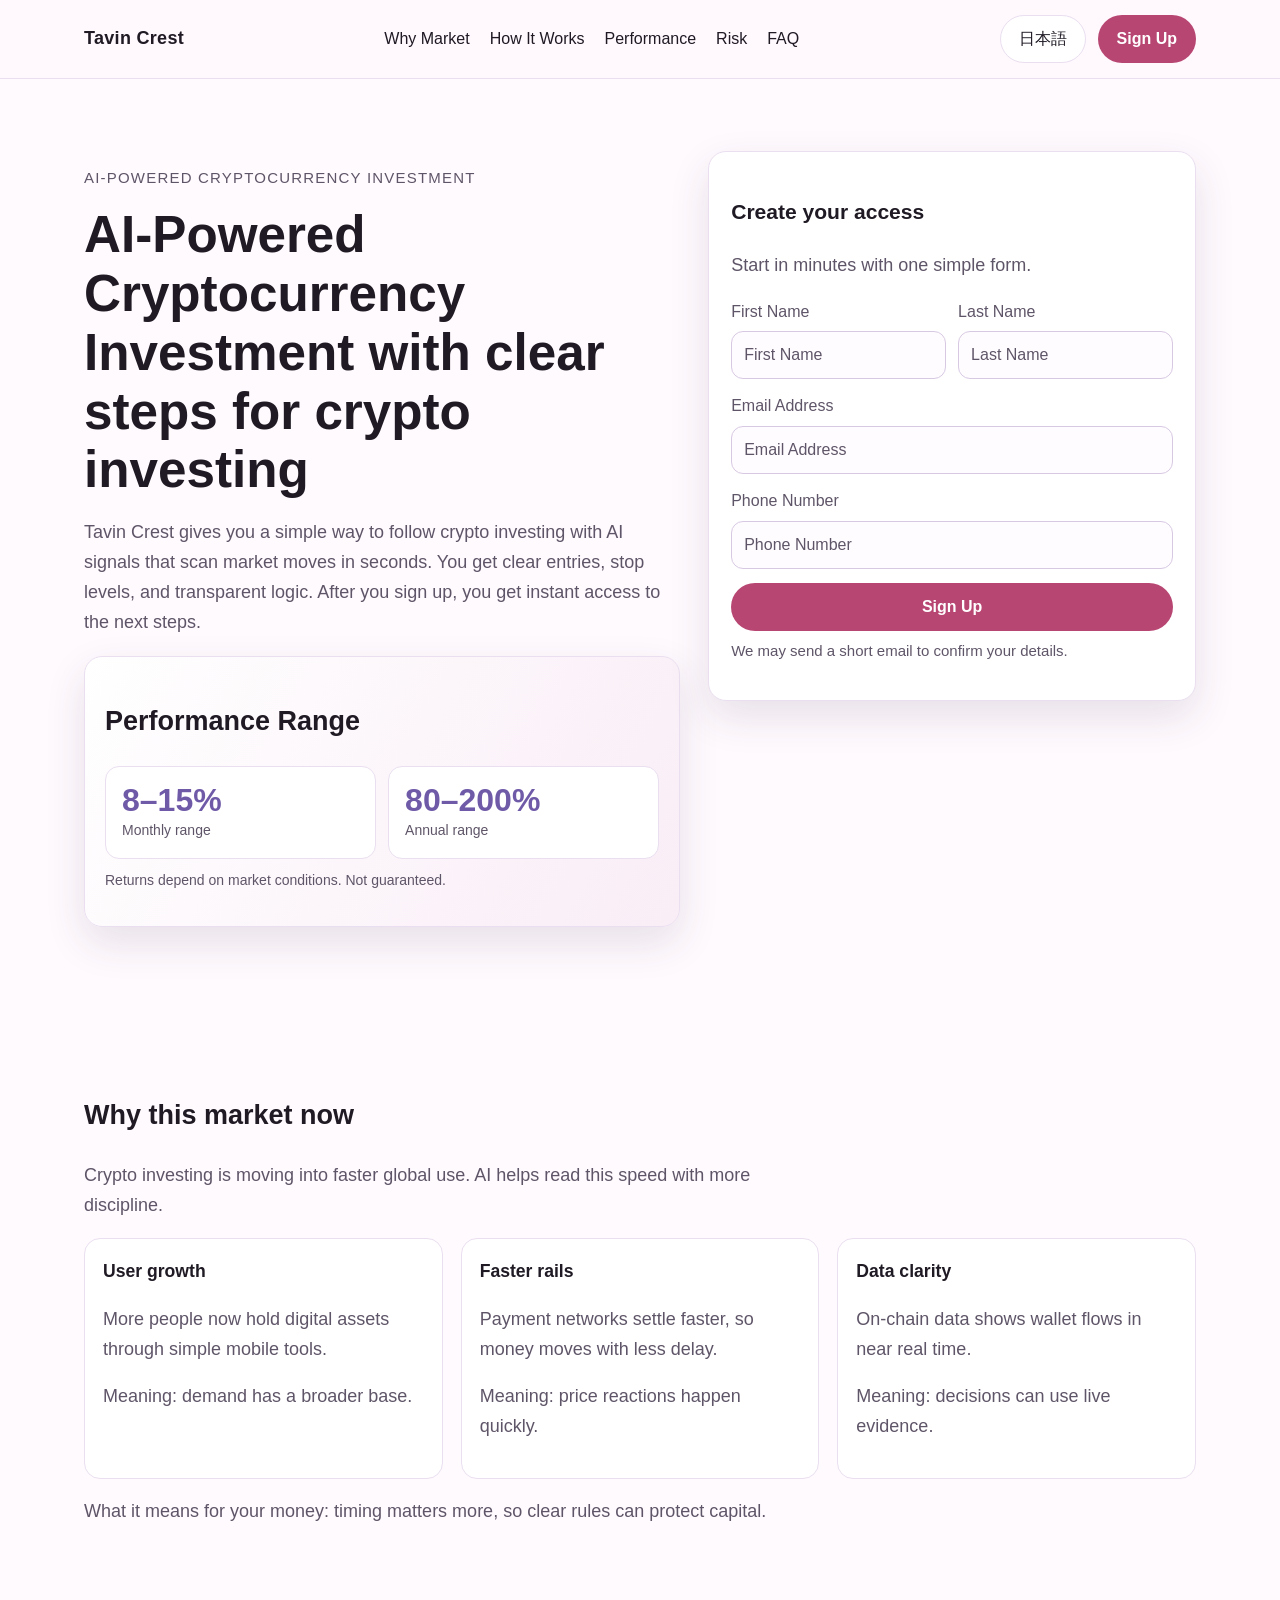
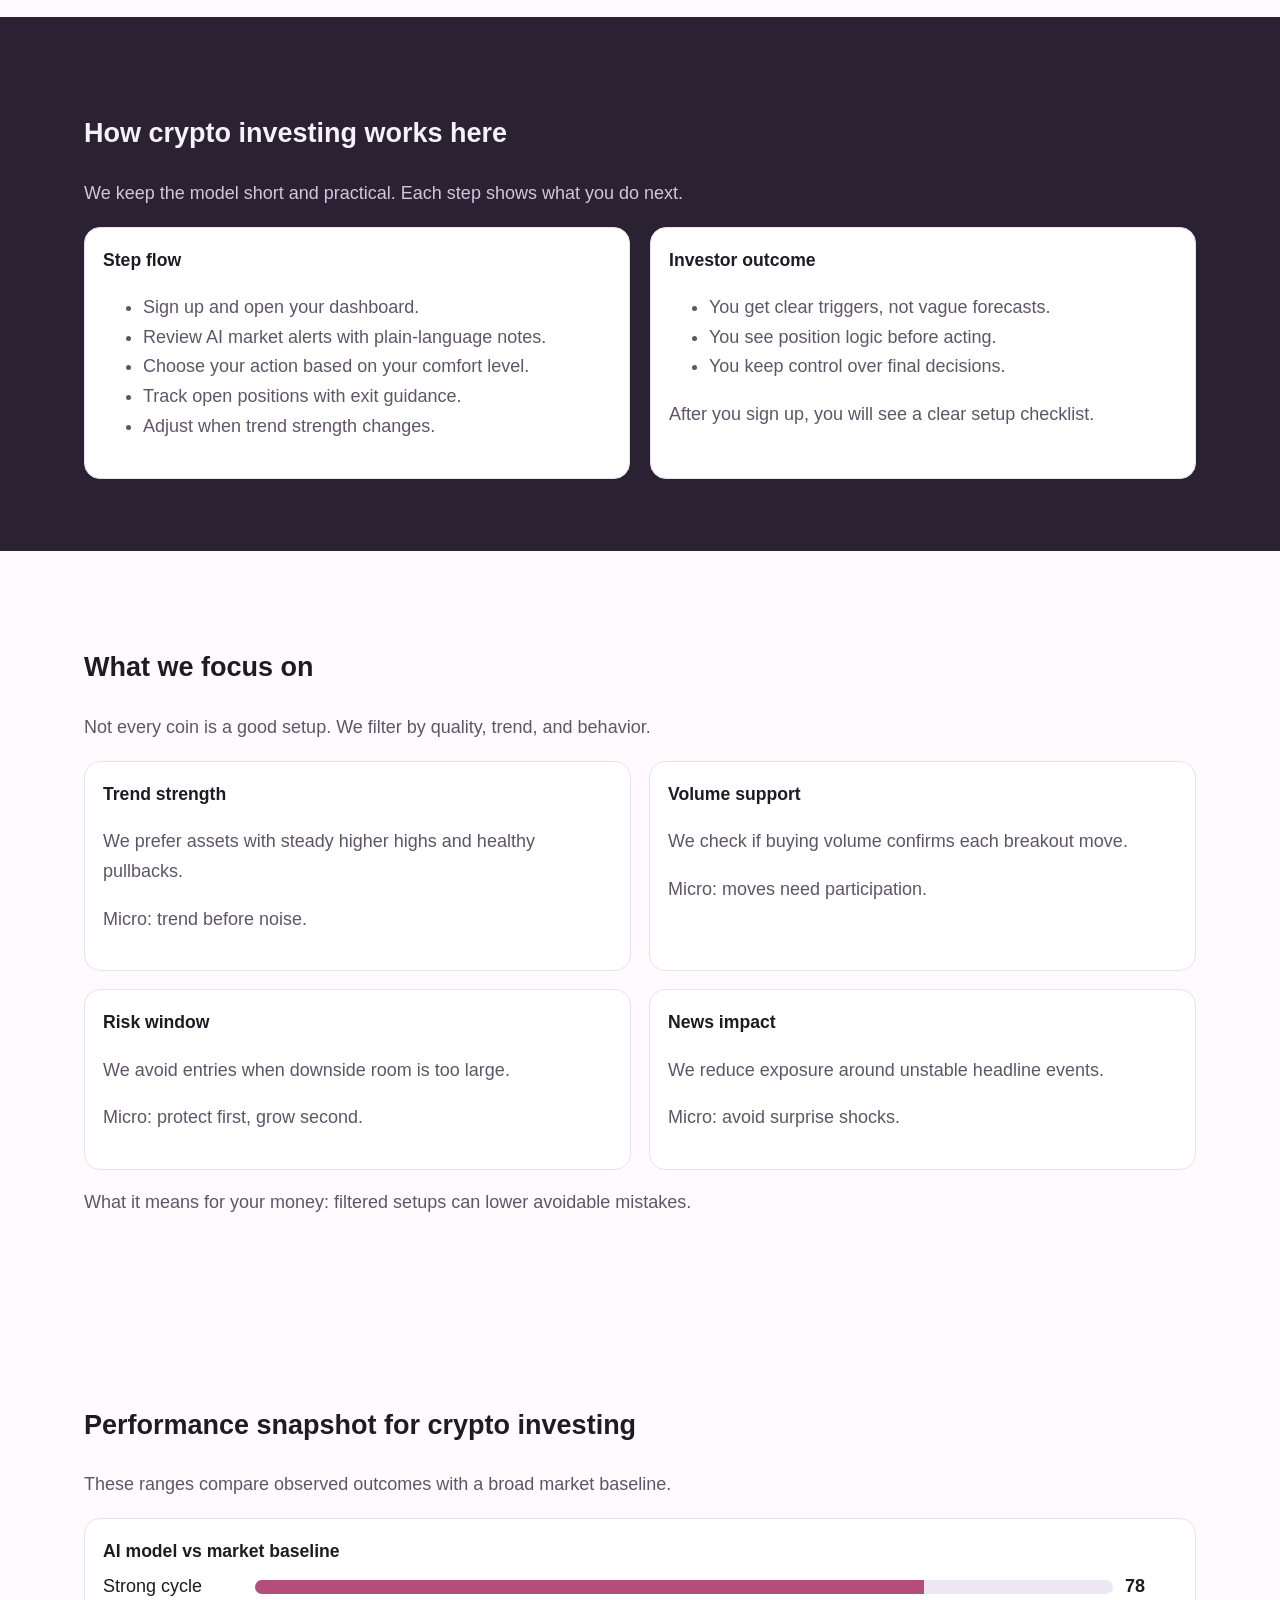
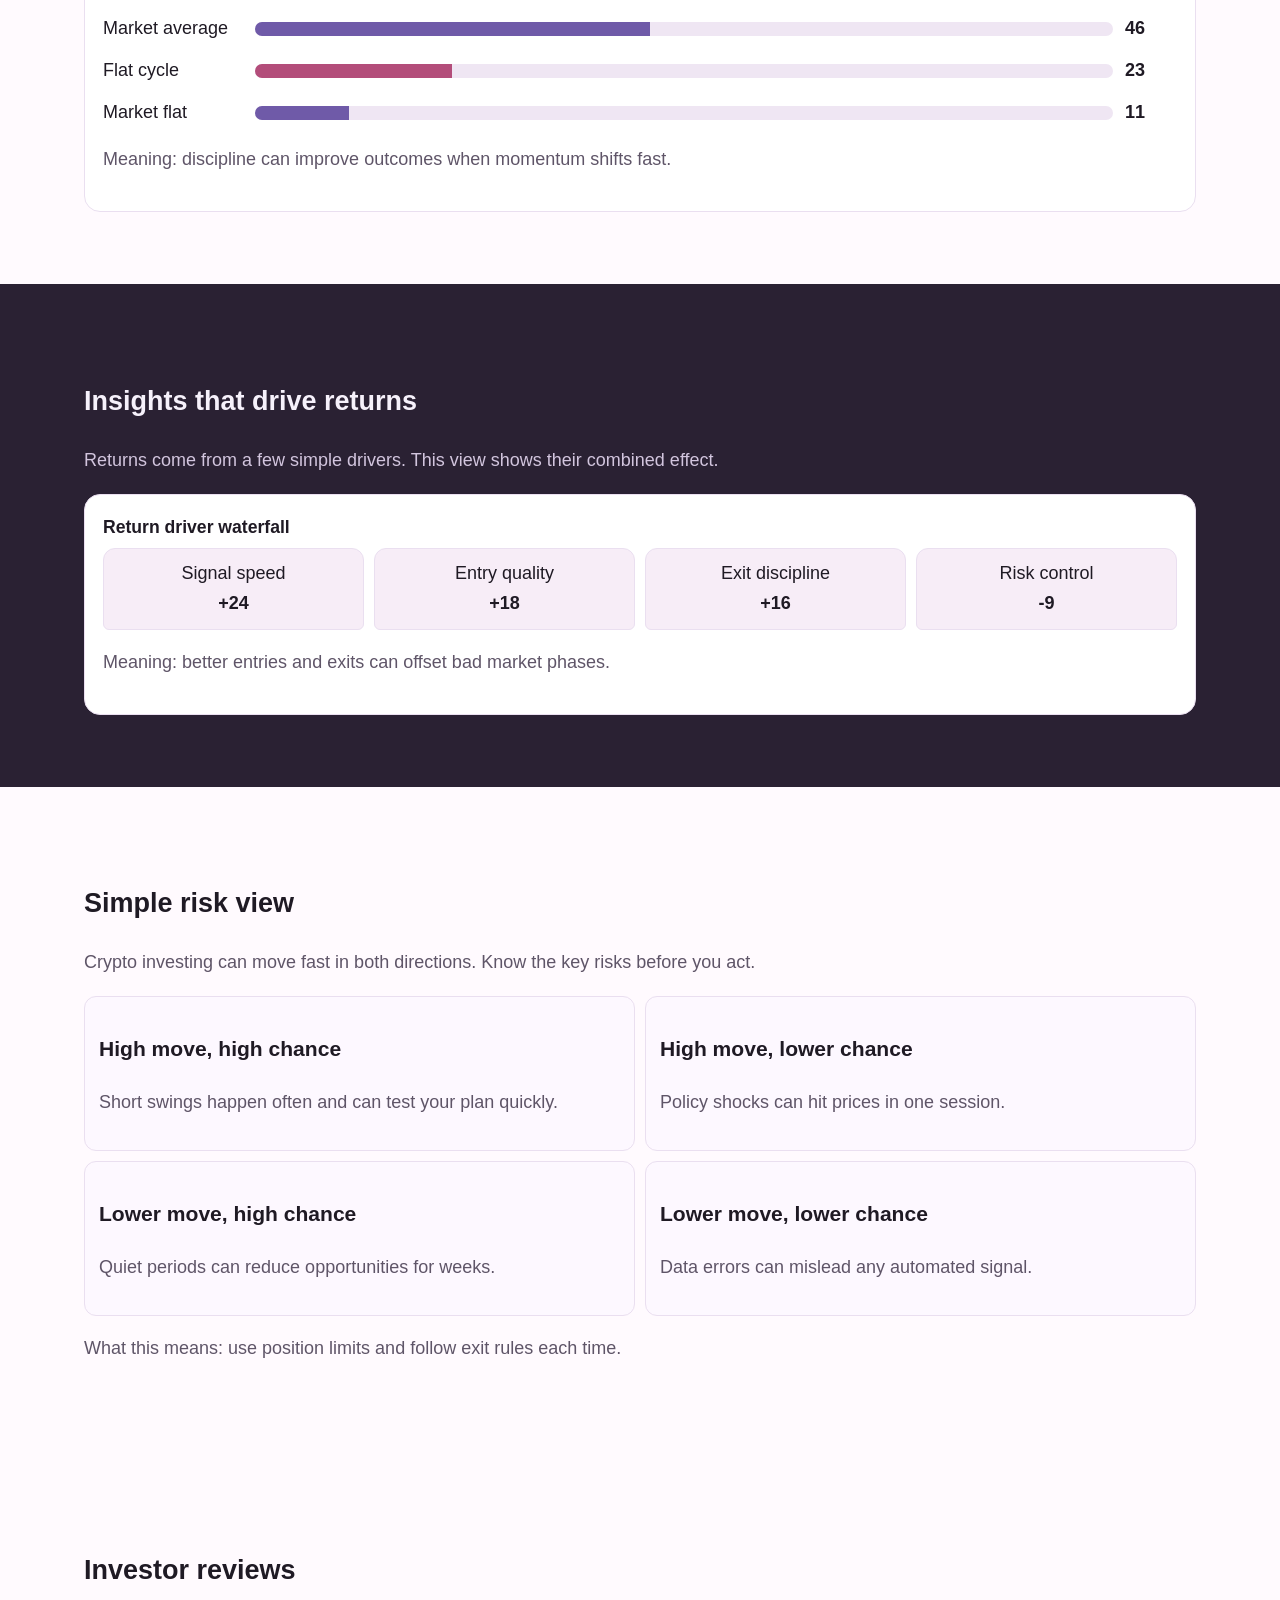
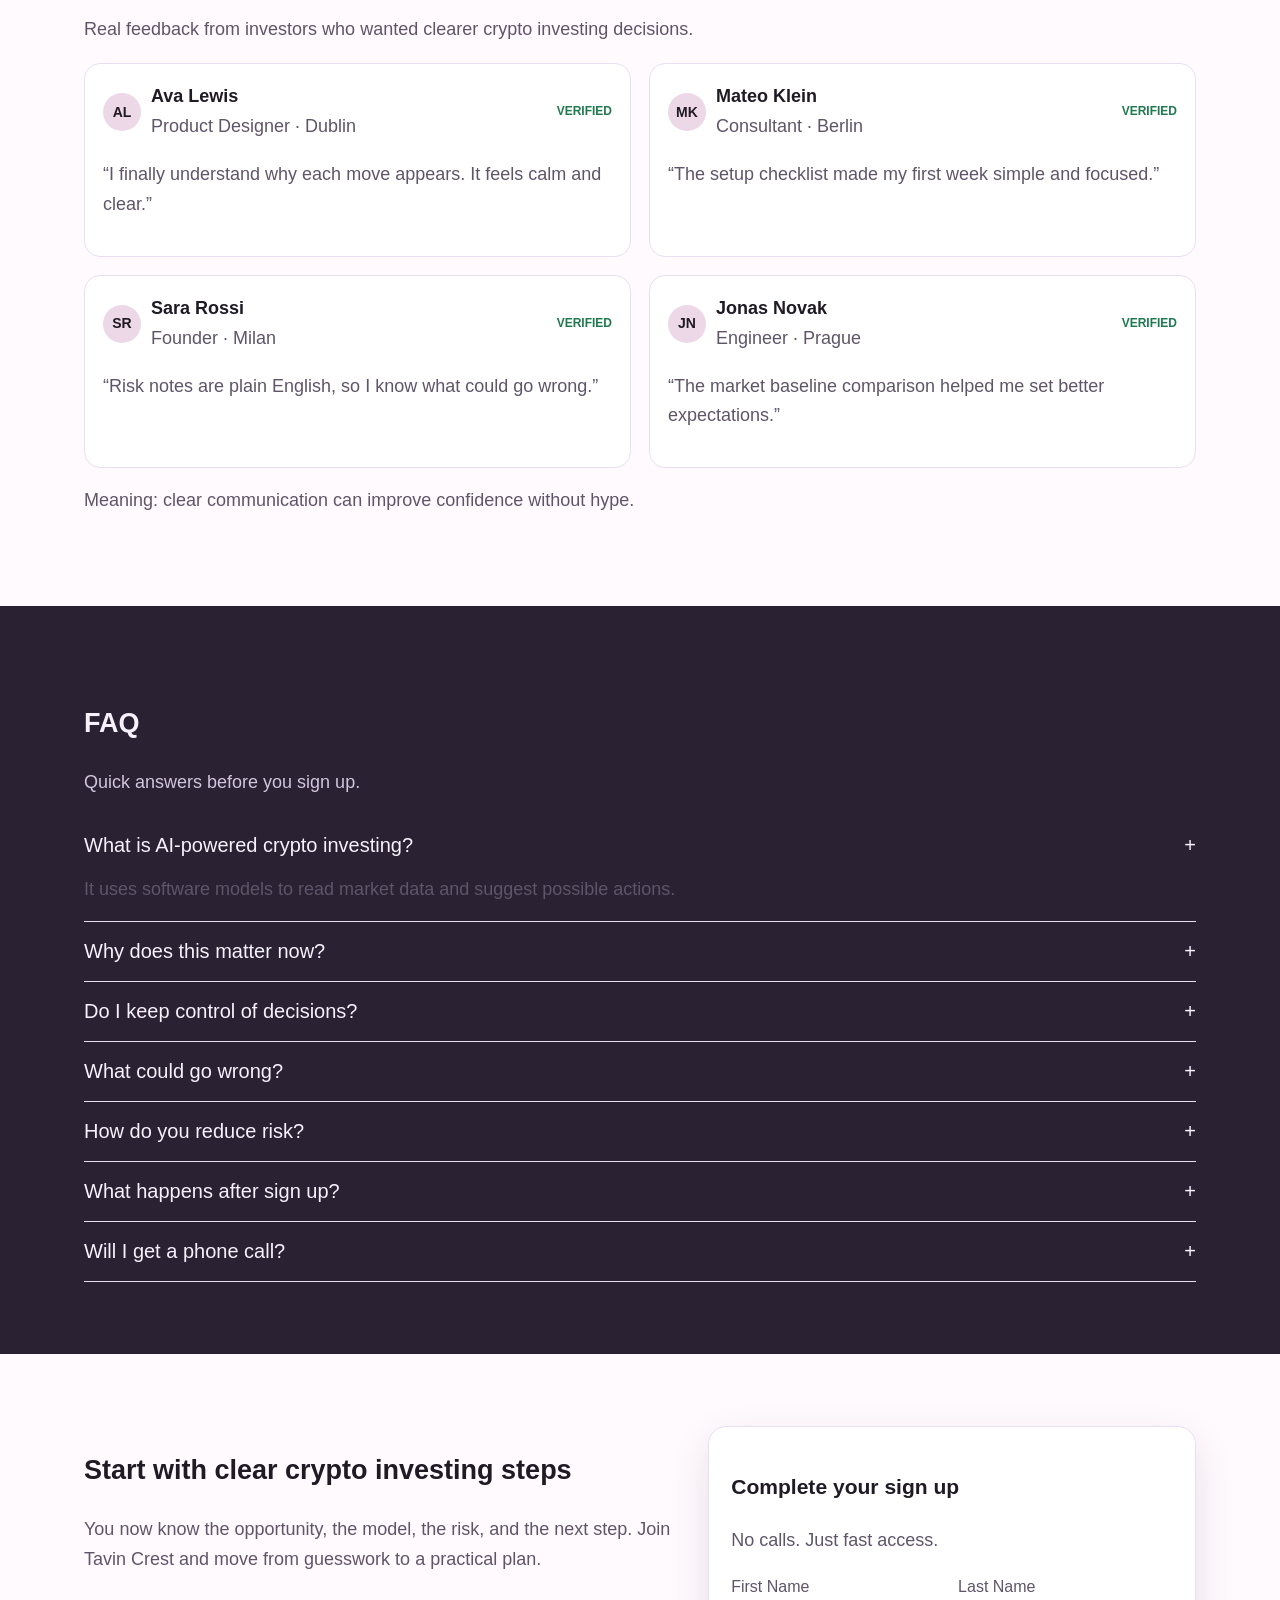
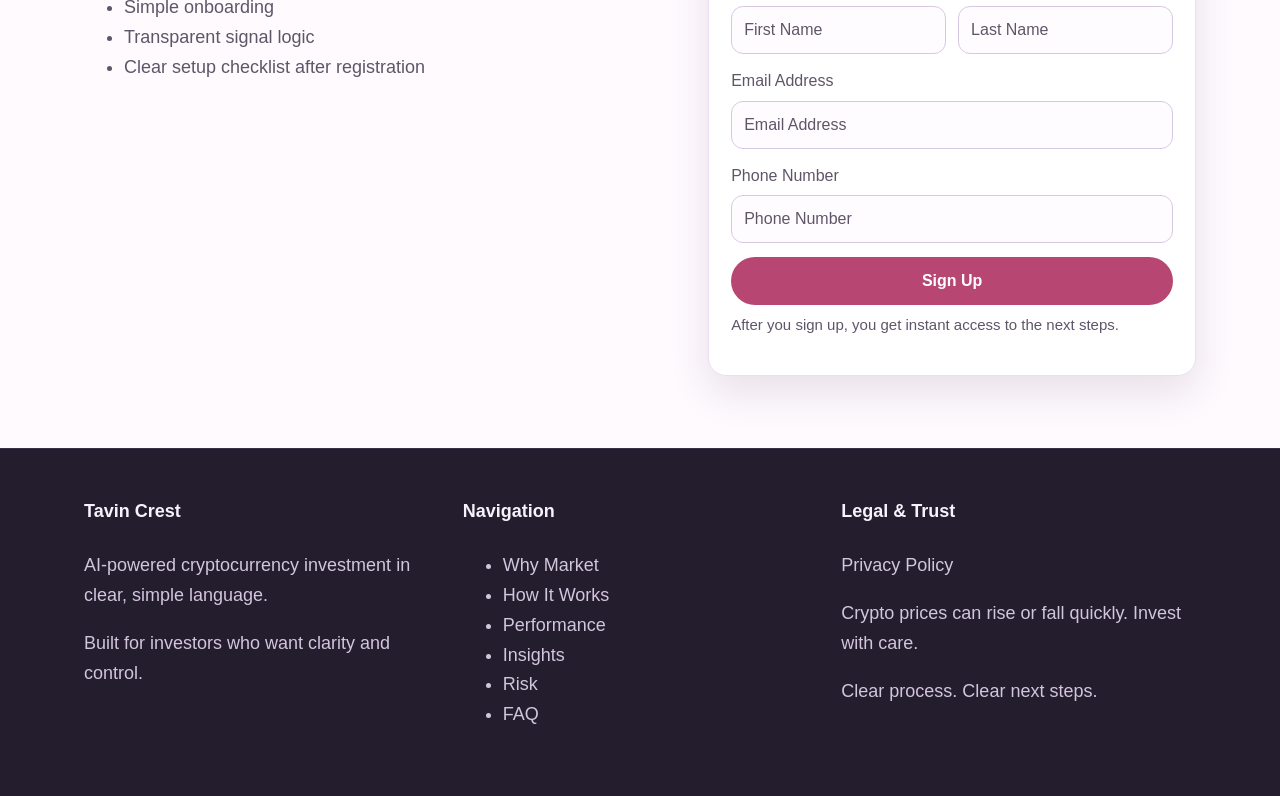
<file: jp/index.html>
<!doctype html>
<html lang="en">
<head>
  <meta charset="UTF-8" />
  <meta name="viewport" content="width=device-width, initial-scale=1.0" />
  <title>Tavin Crest | AI-Powered Cryptocurrency Investment (日本語)</title>
  <meta name="description" content="Learn how Tavin Crest makes crypto investing clear with a simple process, risk view, and fast sign-up path for investors." />
  <link rel="canonical" href="https://tavincrest.com/jp/" />
  <link rel="alternate" hreflang="en" href="https://tavincrest.com/" />
<link rel="alternate" hreflang="de" href="https://tavincrest.com/de/" />
<link rel="alternate" hreflang="fr" href="https://tavincrest.com/fr/" />
<link rel="alternate" hreflang="es" href="https://tavincrest.com/es/" />
<link rel="alternate" hreflang="it" href="https://tavincrest.com/it/" />
<link rel="alternate" hreflang="tr" href="https://tavincrest.com/tr/" />
<link rel="alternate" hreflang="pt" href="https://tavincrest.com/pt/" />
<link rel="alternate" hreflang="jp" href="https://tavincrest.com/jp/" />
<link rel="alternate" hreflang="sk" href="https://tavincrest.com/sk/" />
<link rel="alternate" hreflang="nl-BE" href="https://tavincrest.com/be/" />
<link rel="alternate" hreflang="x-default" href="https://tavincrest.com/" />
  <meta property="og:type" content="website" />
  <meta property="og:title" content="Tavin Crest | AI-Powered Cryptocurrency Investment (日本語)" />
  <meta property="og:description" content="Learn how Tavin Crest makes crypto investing clear with a simple process, risk view, and fast sign-up path for investors." />
  <meta property="og:url" content="https://tavincrest.com/jp/" />
  <meta property="og:site_name" content="Tavin Crest" />
  <meta name="twitter:card" content="summary_large_image" />
  <meta name="twitter:title" content="Tavin Crest | AI-Powered Cryptocurrency Investment (日本語)" />
  <meta name="twitter:description" content="Learn how Tavin Crest makes crypto investing clear with a simple process, risk view, and fast sign-up path for investors." />
  <link rel="stylesheet" href="../assets/style.css" />
  <script defer src="../assets/app.js"></script>
</head>
<body>
<header class="header">
  <div class="container row">
    <div class="brand">Tavin Crest</div>
    <nav class="nav-links" aria-label="Main">
      <a href="#market">Why Market</a><a href="#model">How It Works</a><a href="#metrics">Performance</a><a href="#risk">Risk</a><a href="#faq">FAQ</a>
    </nav>
    <div class="header-actions">
      <div class="lang"><button class="lang-toggle" aria-label="Language">日本語</button><div class="lang-menu"><a href="../index.html"><svg class="flag" viewBox="0 0 18 12" aria-hidden="true"><rect width="18" height="12" fill="#012169"/><path d="M0 0l18 12M18 0L0 12" stroke="#fff" stroke-width="2"/><path d="M0 0l18 12M18 0L0 12" stroke="#C8102E" stroke-width="1"/><rect x="7" width="4" height="12" fill="#fff"/><rect y="4" width="18" height="4" fill="#fff"/><rect x="8" width="2" height="12" fill="#C8102E"/><rect y="5" width="18" height="2" fill="#C8102E"/></svg>English</a>
<a href="../de/index.html"><svg class="flag" viewBox="0 0 18 12"><rect width="18" height="4" fill="#000"/><rect y="4" width="18" height="4" fill="#DD0000"/><rect y="8" width="18" height="4" fill="#FFCE00"/></svg>Deutsch</a>
<a href="../fr/index.html"><svg class="flag" viewBox="0 0 18 12"><rect width="6" height="12" fill="#0055A4"/><rect x="6" width="6" height="12" fill="#fff"/><rect x="12" width="6" height="12" fill="#EF4135"/></svg>Français</a>
<a href="../es/index.html"><svg class="flag" viewBox="0 0 18 12"><rect width="18" height="12" fill="#AA151B"/><rect y="3" width="18" height="6" fill="#F1BF00"/></svg>Español</a>
<a href="../it/index.html"><svg class="flag" viewBox="0 0 18 12"><rect width="6" height="12" fill="#009246"/><rect x="6" width="6" height="12" fill="#fff"/><rect x="12" width="6" height="12" fill="#CE2B37"/></svg>Italiano</a>
<a href="../tr/index.html"><svg class="flag" viewBox="0 0 18 12"><rect width="18" height="12" fill="#E30A17"/><circle cx="7" cy="6" r="3" fill="#fff"/><circle cx="8" cy="6" r="2.4" fill="#E30A17"/><polygon points="11,6 13,5.2 12.3,7" fill="#fff"/></svg>Türkçe</a>
<a href="../pt/index.html"><svg class="flag" viewBox="0 0 18 12"><rect width="7" height="12" fill="#006600"/><rect x="7" width="11" height="12" fill="#FF0000"/></svg>Português</a>
<a href="../jp/index.html"><svg class="flag" viewBox="0 0 18 12"><rect width="18" height="12" fill="#fff"/><circle cx="9" cy="6" r="3" fill="#BC002D"/></svg>日本語</a>
<a href="../sk/index.html"><svg class="flag" viewBox="0 0 18 12"><rect width="18" height="4" fill="#fff"/><rect y="4" width="18" height="4" fill="#0B4EA2"/><rect y="8" width="18" height="4" fill="#EE1C25"/><path d="M5 2.5h3c1.5 0 2.2 1.1 2.2 2.1v2.1c0 1.9-1.5 3.3-3.7 4.3-2.2-1-3.7-2.4-3.7-4.3V4.6c0-1 .7-2.1 2.2-2.1z" fill="#fff" stroke="#0B4EA2" stroke-width=".4"/><path d="M6.6 3.3v2.9M5.5 4.7h2.2" stroke="#EE1C25" stroke-width=".6"/><path d="M6.6 6.3l-1 .8h2z" fill="#0B4EA2"/></svg>Slovak</a>
<a href="../be/index.html"><svg class="flag" viewBox="0 0 18 12"><rect width="6" height="12" fill="#000"/><rect x="6" width="6" height="12" fill="#FFD90C"/><rect x="12" width="6" height="12" fill="#EF3340"/></svg>Nederlands (BE)</a></div></div>
      <a href="#signup" class="btn">Sign Up</a>
      <button class="mobile-toggle" aria-label="Open menu">☰</button>
    </div>
  </div>
</header>
<div class="mobile-drawer" aria-hidden="true"><div class="drawer-panel"><button class="icon-btn close-drawer" aria-label="Close menu">✕</button><nav class="drawer-nav"><a href="#market">Why Market</a><a href="#model">How It Works</a><a href="#metrics">Performance</a><a href="#insights">Insights</a><a href="#reviews">Reviews</a><a href="#faq">FAQ</a><div class="lang"><button class="lang-toggle">日本語</button><div class="lang-menu"><a href="../index.html"><svg class="flag" viewBox="0 0 18 12" aria-hidden="true"><rect width="18" height="12" fill="#012169"/><path d="M0 0l18 12M18 0L0 12" stroke="#fff" stroke-width="2"/><path d="M0 0l18 12M18 0L0 12" stroke="#C8102E" stroke-width="1"/><rect x="7" width="4" height="12" fill="#fff"/><rect y="4" width="18" height="4" fill="#fff"/><rect x="8" width="2" height="12" fill="#C8102E"/><rect y="5" width="18" height="2" fill="#C8102E"/></svg>English</a>
<a href="../de/index.html"><svg class="flag" viewBox="0 0 18 12"><rect width="18" height="4" fill="#000"/><rect y="4" width="18" height="4" fill="#DD0000"/><rect y="8" width="18" height="4" fill="#FFCE00"/></svg>Deutsch</a>
<a href="../fr/index.html"><svg class="flag" viewBox="0 0 18 12"><rect width="6" height="12" fill="#0055A4"/><rect x="6" width="6" height="12" fill="#fff"/><rect x="12" width="6" height="12" fill="#EF4135"/></svg>Français</a>
<a href="../es/index.html"><svg class="flag" viewBox="0 0 18 12"><rect width="18" height="12" fill="#AA151B"/><rect y="3" width="18" height="6" fill="#F1BF00"/></svg>Español</a>
<a href="../it/index.html"><svg class="flag" viewBox="0 0 18 12"><rect width="6" height="12" fill="#009246"/><rect x="6" width="6" height="12" fill="#fff"/><rect x="12" width="6" height="12" fill="#CE2B37"/></svg>Italiano</a>
<a href="../tr/index.html"><svg class="flag" viewBox="0 0 18 12"><rect width="18" height="12" fill="#E30A17"/><circle cx="7" cy="6" r="3" fill="#fff"/><circle cx="8" cy="6" r="2.4" fill="#E30A17"/><polygon points="11,6 13,5.2 12.3,7" fill="#fff"/></svg>Türkçe</a>
<a href="../pt/index.html"><svg class="flag" viewBox="0 0 18 12"><rect width="7" height="12" fill="#006600"/><rect x="7" width="11" height="12" fill="#FF0000"/></svg>Português</a>
<a href="../jp/index.html"><svg class="flag" viewBox="0 0 18 12"><rect width="18" height="12" fill="#fff"/><circle cx="9" cy="6" r="3" fill="#BC002D"/></svg>日本語</a>
<a href="../sk/index.html"><svg class="flag" viewBox="0 0 18 12"><rect width="18" height="4" fill="#fff"/><rect y="4" width="18" height="4" fill="#0B4EA2"/><rect y="8" width="18" height="4" fill="#EE1C25"/><path d="M5 2.5h3c1.5 0 2.2 1.1 2.2 2.1v2.1c0 1.9-1.5 3.3-3.7 4.3-2.2-1-3.7-2.4-3.7-4.3V4.6c0-1 .7-2.1 2.2-2.1z" fill="#fff" stroke="#0B4EA2" stroke-width=".4"/><path d="M6.6 3.3v2.9M5.5 4.7h2.2" stroke="#EE1C25" stroke-width=".6"/><path d="M6.6 6.3l-1 .8h2z" fill="#0B4EA2"/></svg>Slovak</a>
<a href="../be/index.html"><svg class="flag" viewBox="0 0 18 12"><rect width="6" height="12" fill="#000"/><rect x="6" width="6" height="12" fill="#FFD90C"/><rect x="12" width="6" height="12" fill="#EF3340"/></svg>Nederlands (BE)</a></div></div><a href="#signup" class="btn">Sign Up</a></nav></div></div>

<main>
<section class="section light">
  <div class="container hero-grid reveal">
    <div>
      <p class="kicker">AI-Powered Cryptocurrency Investment</p>
      <h1>AI-Powered Cryptocurrency Investment with clear steps for crypto investing</h1>
      <p class="section-intro">Tavin Crest gives you a simple way to follow crypto investing with AI signals that scan market moves in seconds. You get clear entries, stop levels, and transparent logic. After you sign up, you get instant access to the next steps.</p>
      <div class="performance-panel">
        <h2>Performance Range</h2>
        <div class="performance-grid"><div class="metric-box"><div class="metric-value">8–15%</div><div class="metric-label">Monthly range</div></div><div class="metric-box"><div class="metric-value">80–200%</div><div class="metric-label">Annual range</div></div></div>
        <p class="micro-note">Returns depend on market conditions. Not guaranteed.</p>
      </div>
    </div>
    <form class="form-card" id="signup">
      <h3 class="form-title">Create your access</h3><p class="form-sub">Start in minutes with one simple form.</p>
      <div class="form-grid"><div class="name-row"><div><label for="fn1">First Name</label><input id="fn1" placeholder="First Name" /></div><div><label for="ln1">Last Name</label><input id="ln1" placeholder="Last Name" /></div></div><div><label for="em1">Email Address</label><input id="em1" type="email" placeholder="Email Address" /></div><div><label for="ph1">Phone Number</label><input id="ph1" type="tel" placeholder="Phone Number" /></div><button class="btn" type="button">Sign Up</button></div>
      <p class="trust-note">We may send a short email to confirm your details.</p>
    </form>
  </div>
</section>

<section class="section light" id="market"><div class="container reveal"><h2>Why this market now</h2><p class="section-intro">Crypto investing is moving into faster global use. AI helps read this speed with more discipline.</p><div class="grid-3"><article class="card"><h3>User growth</h3><p>More people now hold digital assets through simple mobile tools.</p><p class="muted">Meaning: demand has a broader base.</p></article><article class="card"><h3>Faster rails</h3><p>Payment networks settle faster, so money moves with less delay.</p><p class="muted">Meaning: price reactions happen quickly.</p></article><article class="card"><h3>Data clarity</h3><p>On-chain data shows wallet flows in near real time.</p><p class="muted">Meaning: decisions can use live evidence.</p></article></div><p>What it means for your money: timing matters more, so clear rules can protect capital.</p></div></section>

<section class="section dark" id="model"><div class="container reveal"><h2>How crypto investing works here</h2><p class="section-intro">We keep the model short and practical. Each step shows what you do next.</p><div class="grid-2"><article class="card"><h3>Step flow</h3><ul><li>Sign up and open your dashboard.</li><li>Review AI market alerts with plain-language notes.</li><li>Choose your action based on your comfort level.</li><li>Track open positions with exit guidance.</li><li>Adjust when trend strength changes.</li></ul></article><article class="card"><h3>Investor outcome</h3><ul><li>You get clear triggers, not vague forecasts.</li><li>You see position logic before acting.</li><li>You keep control over final decisions.</li></ul><p class="muted">After you sign up, you will see a clear setup checklist.</p></article></div></div></section>

<section class="section light" id="focus"><div class="container reveal"><h2>What we focus on</h2><p class="section-intro">Not every coin is a good setup. We filter by quality, trend, and behavior.</p><div class="grid-4"><article class="card"><h3>Trend strength</h3><p>We prefer assets with steady higher highs and healthy pullbacks.</p><p class="muted">Micro: trend before noise.</p></article><article class="card"><h3>Volume support</h3><p>We check if buying volume confirms each breakout move.</p><p class="muted">Micro: moves need participation.</p></article><article class="card"><h3>Risk window</h3><p>We avoid entries when downside room is too large.</p><p class="muted">Micro: protect first, grow second.</p></article><article class="card"><h3>News impact</h3><p>We reduce exposure around unstable headline events.</p><p class="muted">Micro: avoid surprise shocks.</p></article></div><p>What it means for your money: filtered setups can lower avoidable mistakes.</p></div></section>

<section class="section light" id="metrics"><div class="container reveal"><h2>Performance snapshot for crypto investing</h2><p class="section-intro">These ranges compare observed outcomes with a broad market baseline.</p><div class="card"><h3>AI model vs market baseline</h3><div class="compare-bar"><div class="row-bar"><span>Strong cycle</span><div class="track"><div class="fill-a" style="width:78%"></div></div><strong>78</strong></div><div class="row-bar"><span>Market average</span><div class="track"><div class="fill-b" style="width:46%"></div></div><strong>46</strong></div><div class="row-bar"><span>Flat cycle</span><div class="track"><div class="fill-a" style="width:23%"></div></div><strong>23</strong></div><div class="row-bar"><span>Market flat</span><div class="track"><div class="fill-b" style="width:11%"></div></div><strong>11</strong></div></div><p class="muted">Meaning: discipline can improve outcomes when momentum shifts fast.</p></div></div></section>

<section class="section dark" id="insights"><div class="container reveal"><h2>Insights that drive returns</h2><p class="section-intro">Returns come from a few simple drivers. This view shows their combined effect.</p><div class="card"><h3>Return driver waterfall</h3><div class="waterfall"><div class="w-step"><small>Signal speed</small><strong>+24</strong></div><div class="w-step"><small>Entry quality</small><strong>+18</strong></div><div class="w-step"><small>Exit discipline</small><strong>+16</strong></div><div class="w-step"><small>Risk control</small><strong>-9</strong></div></div><p class="muted">Meaning: better entries and exits can offset bad market phases.</p></div></div></section>

<section class="section light" id="risk"><div class="container reveal"><h2>Simple risk view</h2><p class="section-intro">Crypto investing can move fast in both directions. Know the key risks before you act.</p><div class="risk-matrix"><article class="risk-cell"><h3>High move, high chance</h3><p>Short swings happen often and can test your plan quickly.</p></article><article class="risk-cell"><h3>High move, lower chance</h3><p>Policy shocks can hit prices in one session.</p></article><article class="risk-cell"><h3>Lower move, high chance</h3><p>Quiet periods can reduce opportunities for weeks.</p></article><article class="risk-cell"><h3>Lower move, lower chance</h3><p>Data errors can mislead any automated signal.</p></article></div><p>What this means: use position limits and follow exit rules each time.</p></div></section>

<section class="section light" id="reviews"><div class="container reveal"><h2>Investor reviews</h2><p class="section-intro">Real feedback from investors who wanted clearer crypto investing decisions.</p><div class="grid-4"><article class="card"><div class="reviewer"><div class="person"><div class="avatar">AL</div><div><strong>Ava Lewis</strong><div class="muted">Product Designer · Dublin</div></div></div><span class="verified">VERIFIED</span></div><p>“I finally understand why each move appears. It feels calm and clear.”</p></article><article class="card"><div class="reviewer"><div class="person"><div class="avatar">MK</div><div><strong>Mateo Klein</strong><div class="muted">Consultant · Berlin</div></div></div><span class="verified">VERIFIED</span></div><p>“The setup checklist made my first week simple and focused.”</p></article><article class="card"><div class="reviewer"><div class="person"><div class="avatar">SR</div><div><strong>Sara Rossi</strong><div class="muted">Founder · Milan</div></div></div><span class="verified">VERIFIED</span></div><p>“Risk notes are plain English, so I know what could go wrong.”</p></article><article class="card"><div class="reviewer"><div class="person"><div class="avatar">JN</div><div><strong>Jonas Novak</strong><div class="muted">Engineer · Prague</div></div></div><span class="verified">VERIFIED</span></div><p>“The market baseline comparison helped me set better expectations.”</p></article></div><p>Meaning: clear communication can improve confidence without hype.</p></div></section>

<section class="section dark" id="faq"><div class="container reveal"><h2>FAQ</h2><p class="section-intro">Quick answers before you sign up.</p><div class="faq-item"><button class="faq-q">What is AI-powered crypto investing?<span>+</span></button><div class="faq-answer">It uses software models to read market data and suggest possible actions.</div></div><div class="faq-item"><button class="faq-q">Why does this matter now?<span>+</span></button><div class="faq-answer">Market cycles move faster now, so clear data helps you react with less guesswork.</div></div><div class="faq-item"><button class="faq-q">Do I keep control of decisions?<span>+</span></button><div class="faq-answer">Yes. You choose every action and can stop at any time.</div></div><div class="faq-item"><button class="faq-q">What could go wrong?<span>+</span></button><div class="faq-answer">Prices can drop quickly, signals can fail, and momentum can reverse without warning.</div></div><div class="faq-item"><button class="faq-q">How do you reduce risk?<span>+</span></button><div class="faq-answer">We use position limits, stop levels, and simple rules for exits.</div></div><div class="faq-item"><button class="faq-q">What happens after sign up?<span>+</span></button><div class="faq-answer">After you sign up, you can review the options and choose what to do next.</div></div><div class="faq-item"><button class="faq-q">Will I get a phone call?<span>+</span></button><div class="faq-answer">No calls. We may send a short email to confirm your details.</div></div></div></section>

<section class="section light"><div class="container hero-grid reveal"><div><h2>Start with clear crypto investing steps</h2><p class="section-intro">You now know the opportunity, the model, the risk, and the next step. Join Tavin Crest and move from guesswork to a practical plan.</p><ul><li>Simple onboarding</li><li>Transparent signal logic</li><li>Clear setup checklist after registration</li></ul></div><form class="form-card"><h3 class="form-title">Complete your sign up</h3><p class="form-sub">No calls. Just fast access.</p><div class="form-grid"><div class="name-row"><div><label for="fn2">First Name</label><input id="fn2" placeholder="First Name" /></div><div><label for="ln2">Last Name</label><input id="ln2" placeholder="Last Name" /></div></div><div><label for="em2">Email Address</label><input id="em2" type="email" placeholder="Email Address" /></div><div><label for="ph2">Phone Number</label><input id="ph2" type="tel" placeholder="Phone Number" /></div><button class="btn" type="button">Sign Up</button></div><p class="trust-note">After you sign up, you get instant access to the next steps.</p></form></div></section>
</main>

<footer class="footer"><div class="container footer-grid"><div><h4>Tavin Crest</h4><p>AI-powered cryptocurrency investment in clear, simple language.</p><p>Built for investors who want clarity and control.</p></div><div><h4>Navigation</h4><ul><li><a href="#market">Why Market</a></li><li><a href="#model">How It Works</a></li><li><a href="#metrics">Performance</a></li><li><a href="#insights">Insights</a></li><li><a href="#risk">Risk</a></li><li><a href="#faq">FAQ</a></li></ul></div><div><h4>Legal & Trust</h4><p><a href="#" data-open-privacy>Privacy Policy</a></p><p>Crypto prices can rise or fall quickly. Invest with care.</p><p>Clear process. Clear next steps.</p></div></div></footer>

<div class="modal" id="privacy-modal" role="dialog" aria-modal="true" aria-label="Privacy Policy"><div class="modal-panel"><div class="modal-top"><h3>Privacy Policy</h3><button class="icon-btn" data-close-privacy aria-label="Close">✕</button></div><p><strong>Introduction:</strong> This policy explains how Tavin Crest handles personal data.</p><p><strong>Data collection:</strong> We collect name, email, and phone from your form submission.</p><p><strong>Legal basis:</strong> We process data to deliver account access and service updates.</p><p><strong>Cookies:</strong> We use basic cookies for site function and performance checks.</p><p><strong>Retention:</strong> We keep data only as long as needed for service and legal duties.</p><p><strong>Third-party sharing:</strong> We share data only with trusted providers that support operations.</p><p><strong>Security:</strong> We use access controls and encryption where appropriate.</p><p><strong>User rights:</strong> You can request access, correction, or deletion of your personal data.</p><p><strong>International transfers:</strong> Some providers may process data outside your home country.</p><p><strong>Industry risk disclosure:</strong> Crypto investing includes volatility and potential loss of capital.</p><p><strong>Contact:</strong> Email privacy@tavincrest.com for privacy requests.</p><div class="modal-footer"><button class="btn" data-close-privacy>Close</button></div></div></div>

<script type="application/ld+json">{"@context":"https://schema.org","@type":"Organization","name":"Tavin Crest","url":"https://tavincrest.com"}</script>
<script type="application/ld+json">{"@context":"https://schema.org","@type":"WebSite","name":"Tavin Crest","url":"https://tavincrest.com"}</script>
<script type="application/ld+json">{"@context":"https://schema.org","@type":"FAQPage","mainEntity":[{"@type":"Question","name":"What is AI-powered crypto investing?","acceptedAnswer":{"@type":"Answer","text":"It uses software models to read market data and suggest possible actions."}},{"@type":"Question","name":"What happens after sign up?","acceptedAnswer":{"@type":"Answer","text":"After you sign up, you can review the options and choose what to do next."}}]}</script>
<script type="application/ld+json">{"@context":"https://schema.org","@type":"Review","author":{"@type":"Person","name":"Ava Lewis"},"reviewBody":"I finally understand why each move appears. It feels calm and clear.","itemReviewed":{"@type":"Service","name":"Tavin Crest"}}</script>
</body>
</html>
</file>
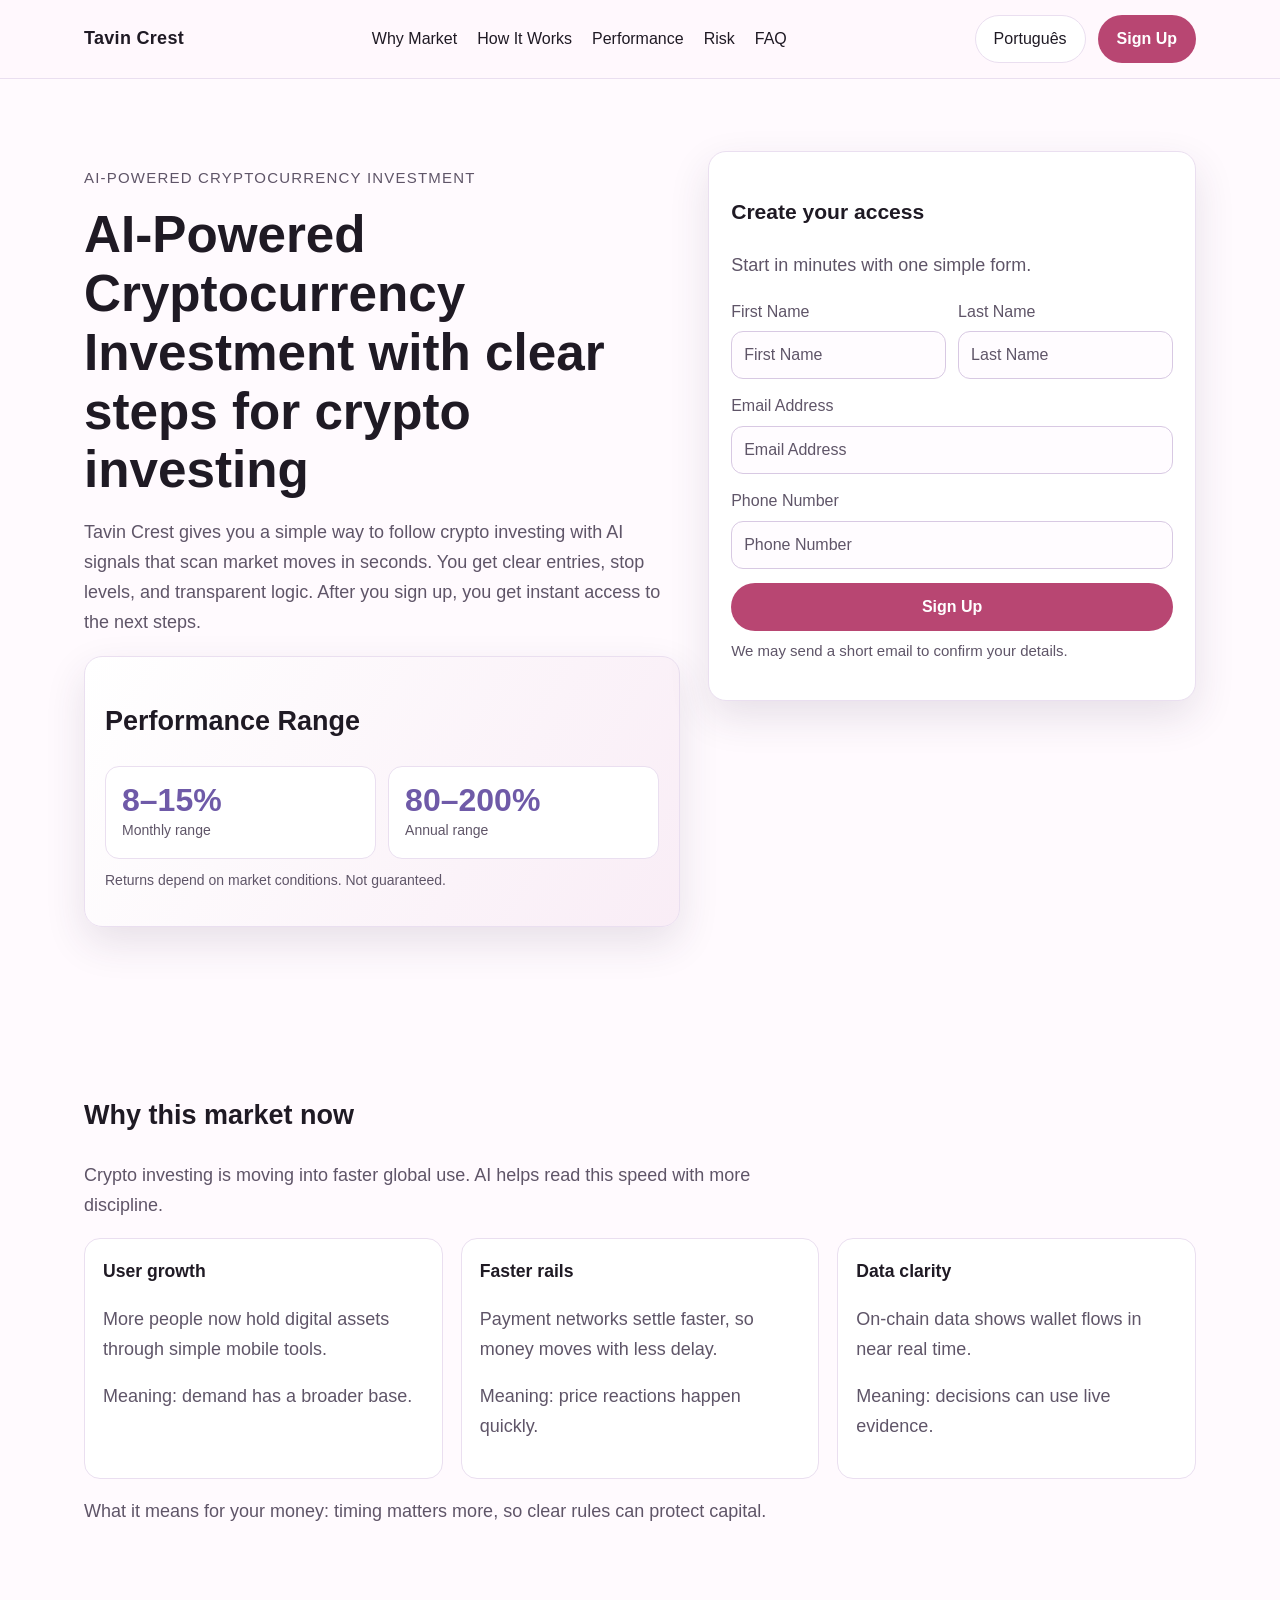
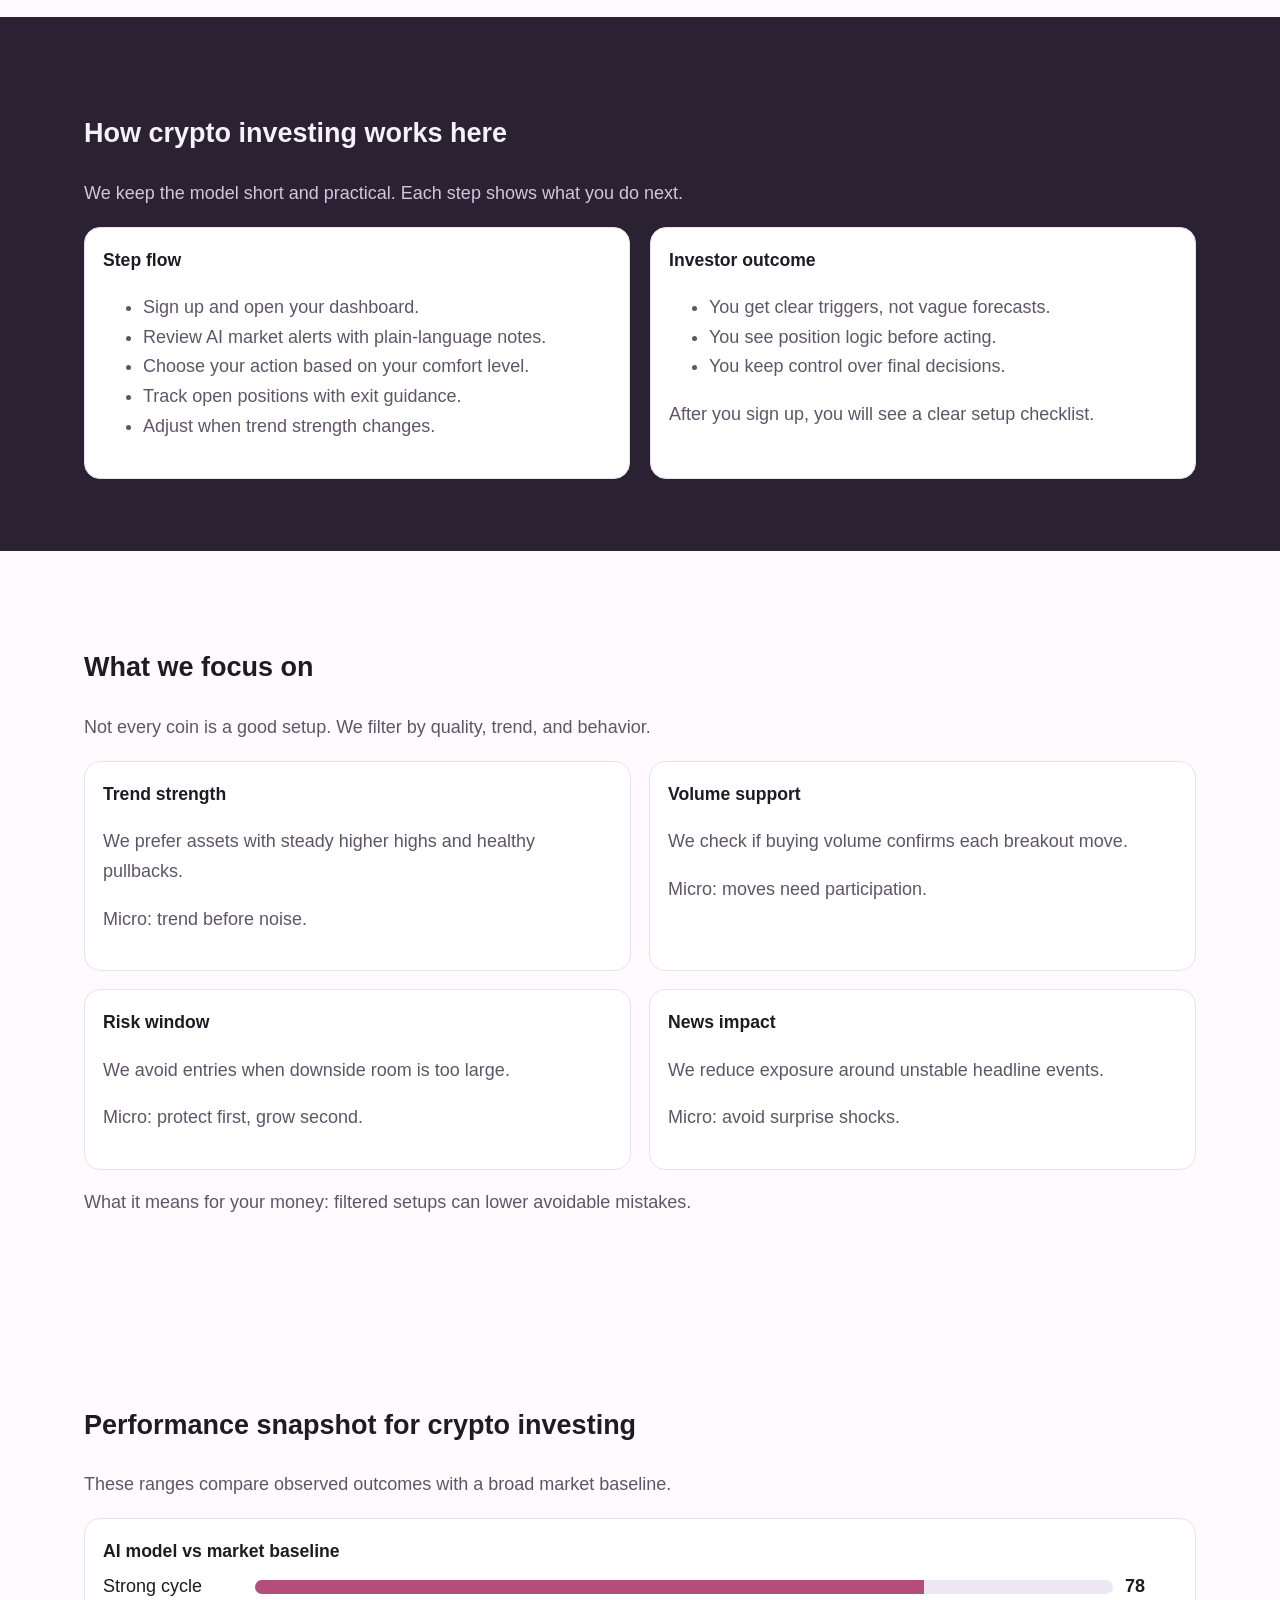
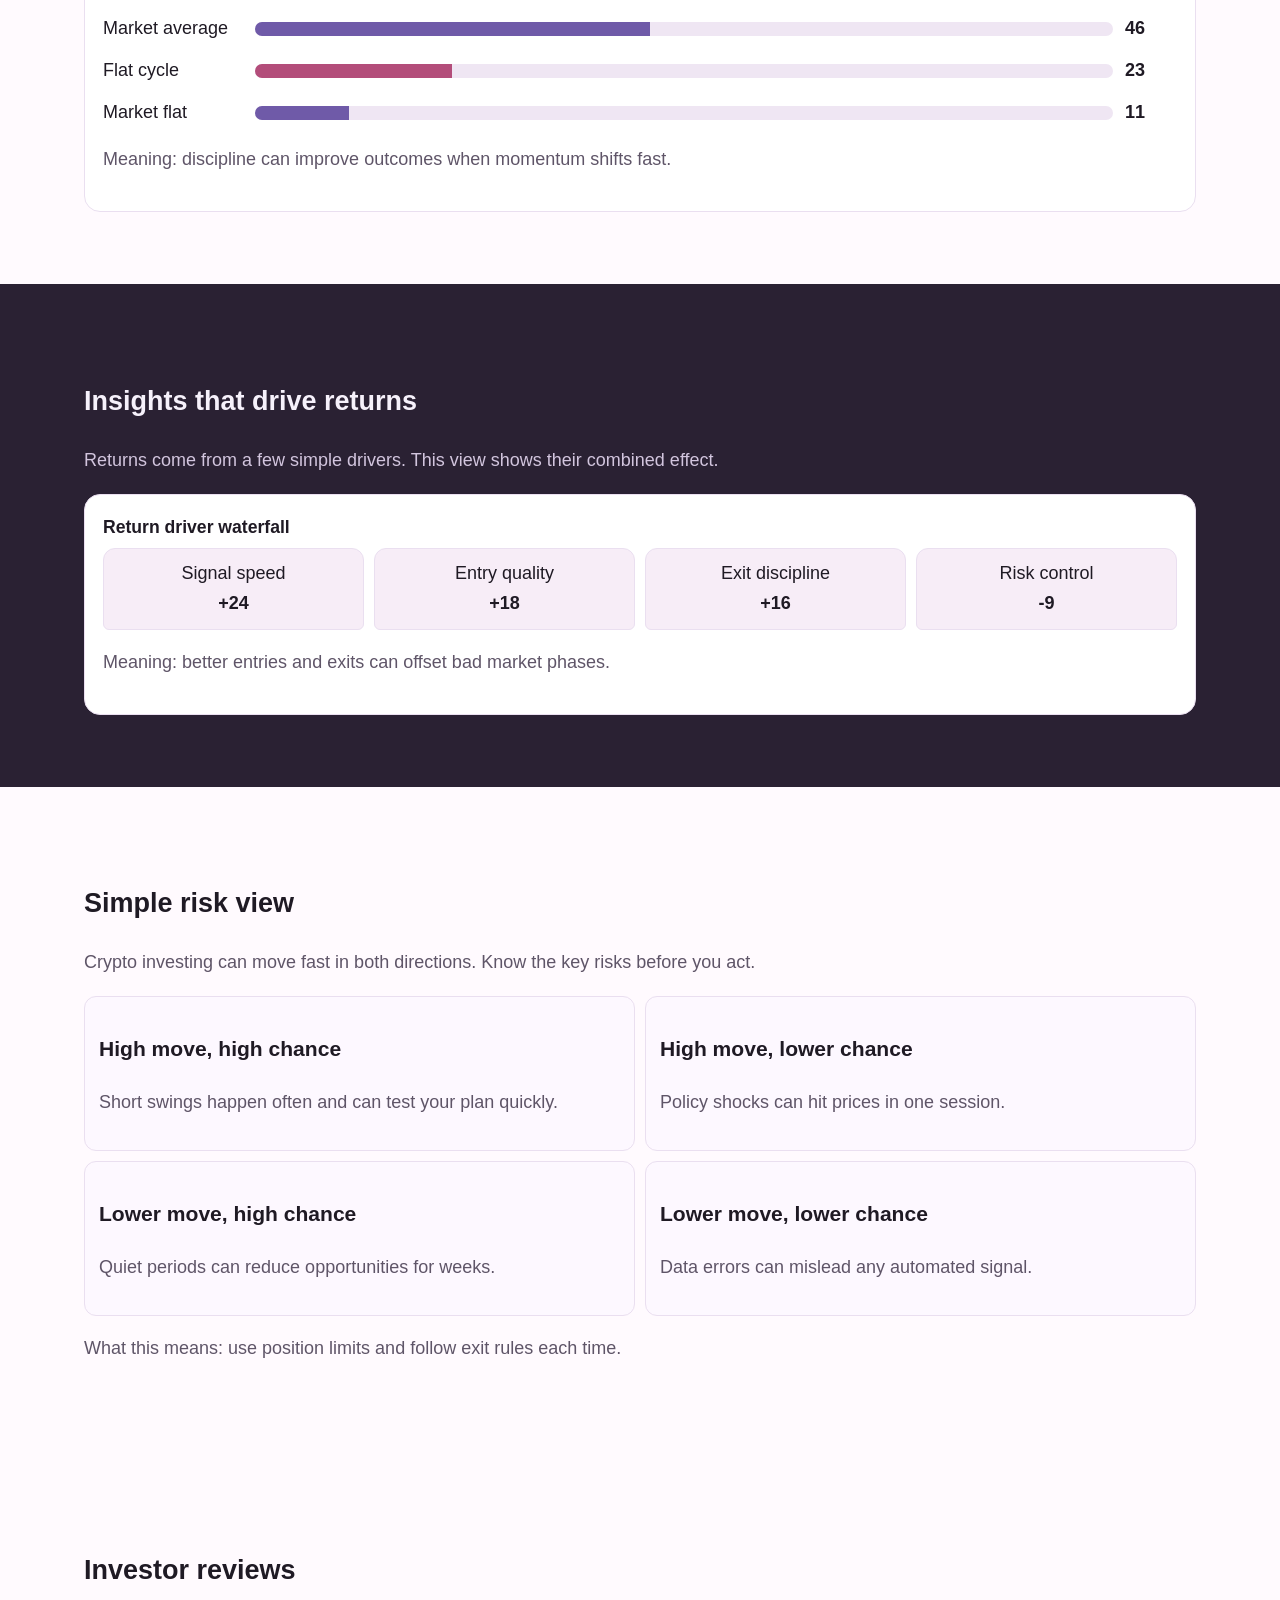
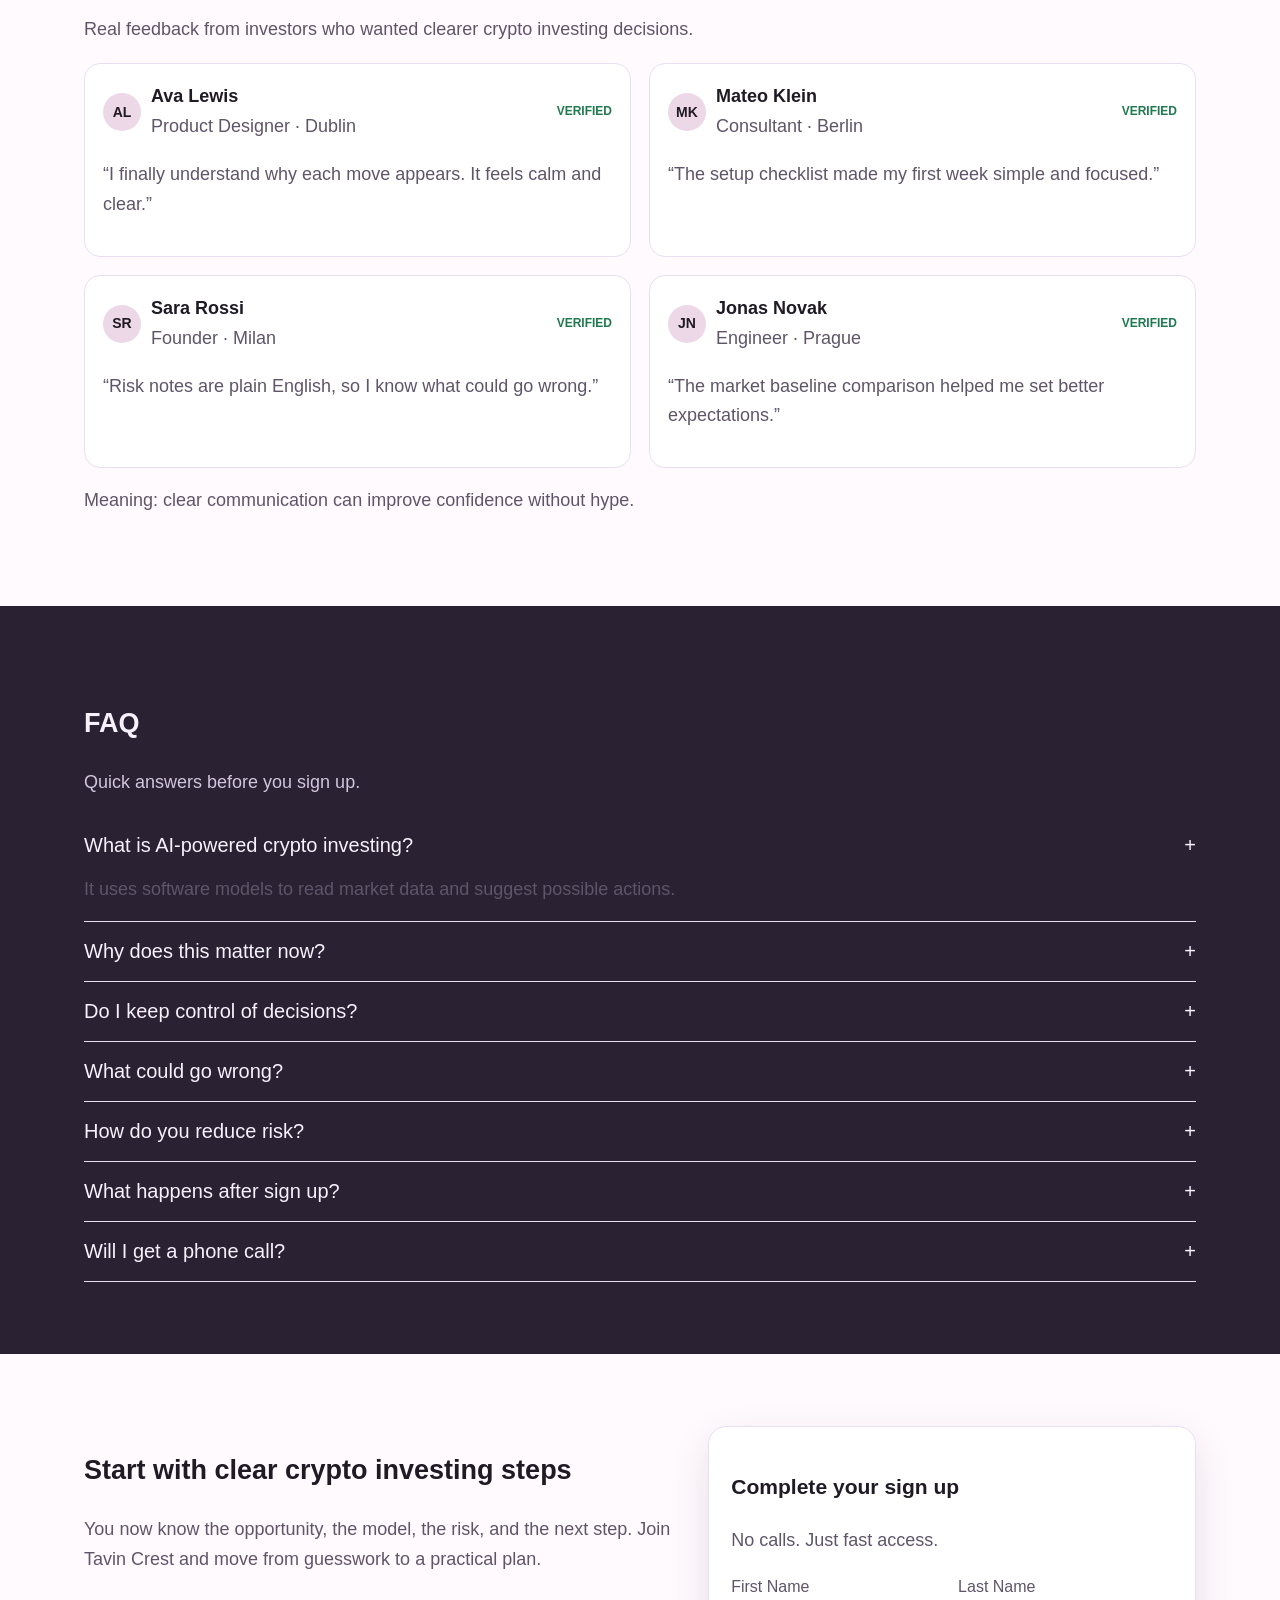
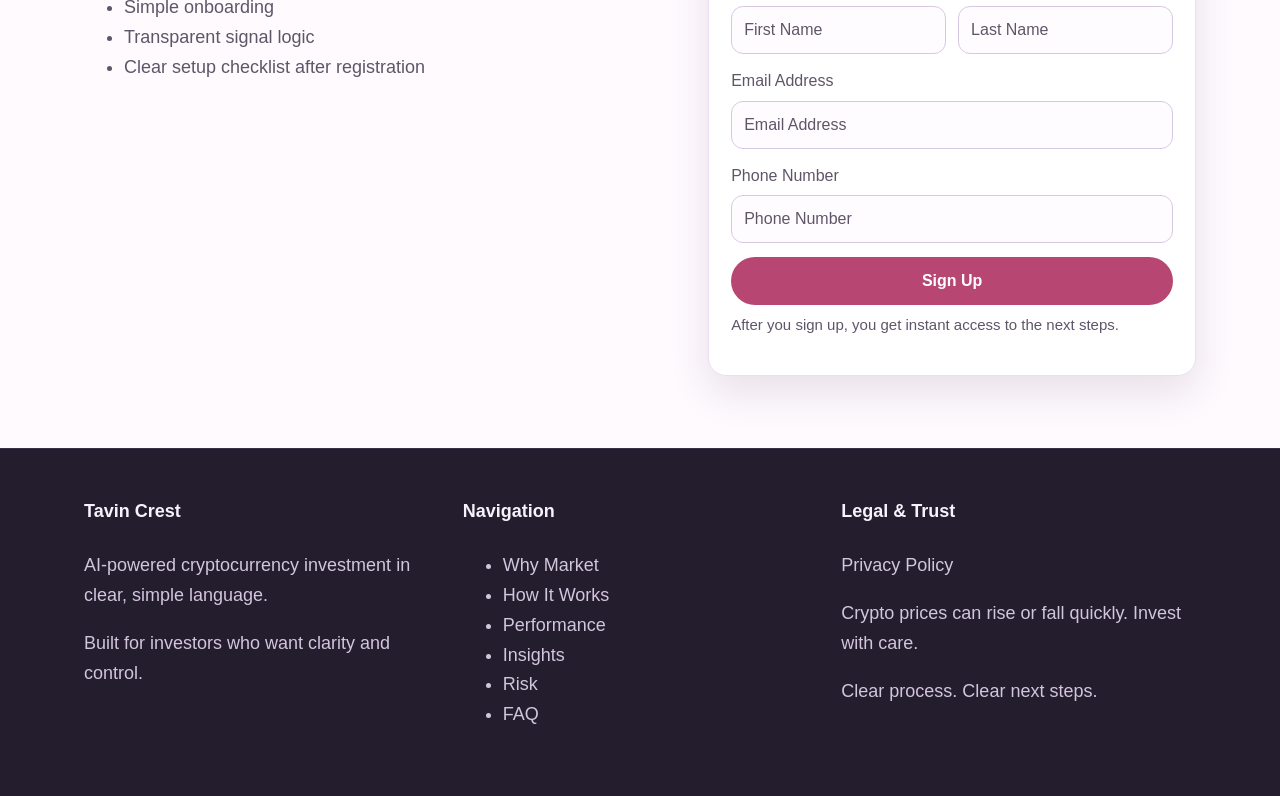
<file: pt/index.html>
<!doctype html>
<html lang="en">
<head>
  <meta charset="UTF-8" />
  <meta name="viewport" content="width=device-width, initial-scale=1.0" />
  <title>Tavin Crest | AI-Powered Cryptocurrency Investment (Português)</title>
  <meta name="description" content="Learn how Tavin Crest makes crypto investing clear with a simple process, risk view, and fast sign-up path for investors." />
  <link rel="canonical" href="https://tavincrest.com/pt/" />
  <link rel="alternate" hreflang="en" href="https://tavincrest.com/" />
<link rel="alternate" hreflang="de" href="https://tavincrest.com/de/" />
<link rel="alternate" hreflang="fr" href="https://tavincrest.com/fr/" />
<link rel="alternate" hreflang="es" href="https://tavincrest.com/es/" />
<link rel="alternate" hreflang="it" href="https://tavincrest.com/it/" />
<link rel="alternate" hreflang="tr" href="https://tavincrest.com/tr/" />
<link rel="alternate" hreflang="pt" href="https://tavincrest.com/pt/" />
<link rel="alternate" hreflang="jp" href="https://tavincrest.com/jp/" />
<link rel="alternate" hreflang="sk" href="https://tavincrest.com/sk/" />
<link rel="alternate" hreflang="nl-BE" href="https://tavincrest.com/be/" />
<link rel="alternate" hreflang="x-default" href="https://tavincrest.com/" />
  <meta property="og:type" content="website" />
  <meta property="og:title" content="Tavin Crest | AI-Powered Cryptocurrency Investment (Português)" />
  <meta property="og:description" content="Learn how Tavin Crest makes crypto investing clear with a simple process, risk view, and fast sign-up path for investors." />
  <meta property="og:url" content="https://tavincrest.com/pt/" />
  <meta property="og:site_name" content="Tavin Crest" />
  <meta name="twitter:card" content="summary_large_image" />
  <meta name="twitter:title" content="Tavin Crest | AI-Powered Cryptocurrency Investment (Português)" />
  <meta name="twitter:description" content="Learn how Tavin Crest makes crypto investing clear with a simple process, risk view, and fast sign-up path for investors." />
  <link rel="stylesheet" href="../assets/style.css" />
  <script defer src="../assets/app.js"></script>
</head>
<body>
<header class="header">
  <div class="container row">
    <div class="brand">Tavin Crest</div>
    <nav class="nav-links" aria-label="Main">
      <a href="#market">Why Market</a><a href="#model">How It Works</a><a href="#metrics">Performance</a><a href="#risk">Risk</a><a href="#faq">FAQ</a>
    </nav>
    <div class="header-actions">
      <div class="lang"><button class="lang-toggle" aria-label="Language">Português</button><div class="lang-menu"><a href="../index.html"><svg class="flag" viewBox="0 0 18 12" aria-hidden="true"><rect width="18" height="12" fill="#012169"/><path d="M0 0l18 12M18 0L0 12" stroke="#fff" stroke-width="2"/><path d="M0 0l18 12M18 0L0 12" stroke="#C8102E" stroke-width="1"/><rect x="7" width="4" height="12" fill="#fff"/><rect y="4" width="18" height="4" fill="#fff"/><rect x="8" width="2" height="12" fill="#C8102E"/><rect y="5" width="18" height="2" fill="#C8102E"/></svg>English</a>
<a href="../de/index.html"><svg class="flag" viewBox="0 0 18 12"><rect width="18" height="4" fill="#000"/><rect y="4" width="18" height="4" fill="#DD0000"/><rect y="8" width="18" height="4" fill="#FFCE00"/></svg>Deutsch</a>
<a href="../fr/index.html"><svg class="flag" viewBox="0 0 18 12"><rect width="6" height="12" fill="#0055A4"/><rect x="6" width="6" height="12" fill="#fff"/><rect x="12" width="6" height="12" fill="#EF4135"/></svg>Français</a>
<a href="../es/index.html"><svg class="flag" viewBox="0 0 18 12"><rect width="18" height="12" fill="#AA151B"/><rect y="3" width="18" height="6" fill="#F1BF00"/></svg>Español</a>
<a href="../it/index.html"><svg class="flag" viewBox="0 0 18 12"><rect width="6" height="12" fill="#009246"/><rect x="6" width="6" height="12" fill="#fff"/><rect x="12" width="6" height="12" fill="#CE2B37"/></svg>Italiano</a>
<a href="../tr/index.html"><svg class="flag" viewBox="0 0 18 12"><rect width="18" height="12" fill="#E30A17"/><circle cx="7" cy="6" r="3" fill="#fff"/><circle cx="8" cy="6" r="2.4" fill="#E30A17"/><polygon points="11,6 13,5.2 12.3,7" fill="#fff"/></svg>Türkçe</a>
<a href="../pt/index.html"><svg class="flag" viewBox="0 0 18 12"><rect width="7" height="12" fill="#006600"/><rect x="7" width="11" height="12" fill="#FF0000"/></svg>Português</a>
<a href="../jp/index.html"><svg class="flag" viewBox="0 0 18 12"><rect width="18" height="12" fill="#fff"/><circle cx="9" cy="6" r="3" fill="#BC002D"/></svg>日本語</a>
<a href="../sk/index.html"><svg class="flag" viewBox="0 0 18 12"><rect width="18" height="4" fill="#fff"/><rect y="4" width="18" height="4" fill="#0B4EA2"/><rect y="8" width="18" height="4" fill="#EE1C25"/><path d="M5 2.5h3c1.5 0 2.2 1.1 2.2 2.1v2.1c0 1.9-1.5 3.3-3.7 4.3-2.2-1-3.7-2.4-3.7-4.3V4.6c0-1 .7-2.1 2.2-2.1z" fill="#fff" stroke="#0B4EA2" stroke-width=".4"/><path d="M6.6 3.3v2.9M5.5 4.7h2.2" stroke="#EE1C25" stroke-width=".6"/><path d="M6.6 6.3l-1 .8h2z" fill="#0B4EA2"/></svg>Slovak</a>
<a href="../be/index.html"><svg class="flag" viewBox="0 0 18 12"><rect width="6" height="12" fill="#000"/><rect x="6" width="6" height="12" fill="#FFD90C"/><rect x="12" width="6" height="12" fill="#EF3340"/></svg>Nederlands (BE)</a></div></div>
      <a href="#signup" class="btn">Sign Up</a>
      <button class="mobile-toggle" aria-label="Open menu">☰</button>
    </div>
  </div>
</header>
<div class="mobile-drawer" aria-hidden="true"><div class="drawer-panel"><button class="icon-btn close-drawer" aria-label="Close menu">✕</button><nav class="drawer-nav"><a href="#market">Why Market</a><a href="#model">How It Works</a><a href="#metrics">Performance</a><a href="#insights">Insights</a><a href="#reviews">Reviews</a><a href="#faq">FAQ</a><div class="lang"><button class="lang-toggle">Português</button><div class="lang-menu"><a href="../index.html"><svg class="flag" viewBox="0 0 18 12" aria-hidden="true"><rect width="18" height="12" fill="#012169"/><path d="M0 0l18 12M18 0L0 12" stroke="#fff" stroke-width="2"/><path d="M0 0l18 12M18 0L0 12" stroke="#C8102E" stroke-width="1"/><rect x="7" width="4" height="12" fill="#fff"/><rect y="4" width="18" height="4" fill="#fff"/><rect x="8" width="2" height="12" fill="#C8102E"/><rect y="5" width="18" height="2" fill="#C8102E"/></svg>English</a>
<a href="../de/index.html"><svg class="flag" viewBox="0 0 18 12"><rect width="18" height="4" fill="#000"/><rect y="4" width="18" height="4" fill="#DD0000"/><rect y="8" width="18" height="4" fill="#FFCE00"/></svg>Deutsch</a>
<a href="../fr/index.html"><svg class="flag" viewBox="0 0 18 12"><rect width="6" height="12" fill="#0055A4"/><rect x="6" width="6" height="12" fill="#fff"/><rect x="12" width="6" height="12" fill="#EF4135"/></svg>Français</a>
<a href="../es/index.html"><svg class="flag" viewBox="0 0 18 12"><rect width="18" height="12" fill="#AA151B"/><rect y="3" width="18" height="6" fill="#F1BF00"/></svg>Español</a>
<a href="../it/index.html"><svg class="flag" viewBox="0 0 18 12"><rect width="6" height="12" fill="#009246"/><rect x="6" width="6" height="12" fill="#fff"/><rect x="12" width="6" height="12" fill="#CE2B37"/></svg>Italiano</a>
<a href="../tr/index.html"><svg class="flag" viewBox="0 0 18 12"><rect width="18" height="12" fill="#E30A17"/><circle cx="7" cy="6" r="3" fill="#fff"/><circle cx="8" cy="6" r="2.4" fill="#E30A17"/><polygon points="11,6 13,5.2 12.3,7" fill="#fff"/></svg>Türkçe</a>
<a href="../pt/index.html"><svg class="flag" viewBox="0 0 18 12"><rect width="7" height="12" fill="#006600"/><rect x="7" width="11" height="12" fill="#FF0000"/></svg>Português</a>
<a href="../jp/index.html"><svg class="flag" viewBox="0 0 18 12"><rect width="18" height="12" fill="#fff"/><circle cx="9" cy="6" r="3" fill="#BC002D"/></svg>日本語</a>
<a href="../sk/index.html"><svg class="flag" viewBox="0 0 18 12"><rect width="18" height="4" fill="#fff"/><rect y="4" width="18" height="4" fill="#0B4EA2"/><rect y="8" width="18" height="4" fill="#EE1C25"/><path d="M5 2.5h3c1.5 0 2.2 1.1 2.2 2.1v2.1c0 1.9-1.5 3.3-3.7 4.3-2.2-1-3.7-2.4-3.7-4.3V4.6c0-1 .7-2.1 2.2-2.1z" fill="#fff" stroke="#0B4EA2" stroke-width=".4"/><path d="M6.6 3.3v2.9M5.5 4.7h2.2" stroke="#EE1C25" stroke-width=".6"/><path d="M6.6 6.3l-1 .8h2z" fill="#0B4EA2"/></svg>Slovak</a>
<a href="../be/index.html"><svg class="flag" viewBox="0 0 18 12"><rect width="6" height="12" fill="#000"/><rect x="6" width="6" height="12" fill="#FFD90C"/><rect x="12" width="6" height="12" fill="#EF3340"/></svg>Nederlands (BE)</a></div></div><a href="#signup" class="btn">Sign Up</a></nav></div></div>

<main>
<section class="section light">
  <div class="container hero-grid reveal">
    <div>
      <p class="kicker">AI-Powered Cryptocurrency Investment</p>
      <h1>AI-Powered Cryptocurrency Investment with clear steps for crypto investing</h1>
      <p class="section-intro">Tavin Crest gives you a simple way to follow crypto investing with AI signals that scan market moves in seconds. You get clear entries, stop levels, and transparent logic. After you sign up, you get instant access to the next steps.</p>
      <div class="performance-panel">
        <h2>Performance Range</h2>
        <div class="performance-grid"><div class="metric-box"><div class="metric-value">8–15%</div><div class="metric-label">Monthly range</div></div><div class="metric-box"><div class="metric-value">80–200%</div><div class="metric-label">Annual range</div></div></div>
        <p class="micro-note">Returns depend on market conditions. Not guaranteed.</p>
      </div>
    </div>
    <form class="form-card" id="signup">
      <h3 class="form-title">Create your access</h3><p class="form-sub">Start in minutes with one simple form.</p>
      <div class="form-grid"><div class="name-row"><div><label for="fn1">First Name</label><input id="fn1" placeholder="First Name" /></div><div><label for="ln1">Last Name</label><input id="ln1" placeholder="Last Name" /></div></div><div><label for="em1">Email Address</label><input id="em1" type="email" placeholder="Email Address" /></div><div><label for="ph1">Phone Number</label><input id="ph1" type="tel" placeholder="Phone Number" /></div><button class="btn" type="button">Sign Up</button></div>
      <p class="trust-note">We may send a short email to confirm your details.</p>
    </form>
  </div>
</section>

<section class="section light" id="market"><div class="container reveal"><h2>Why this market now</h2><p class="section-intro">Crypto investing is moving into faster global use. AI helps read this speed with more discipline.</p><div class="grid-3"><article class="card"><h3>User growth</h3><p>More people now hold digital assets through simple mobile tools.</p><p class="muted">Meaning: demand has a broader base.</p></article><article class="card"><h3>Faster rails</h3><p>Payment networks settle faster, so money moves with less delay.</p><p class="muted">Meaning: price reactions happen quickly.</p></article><article class="card"><h3>Data clarity</h3><p>On-chain data shows wallet flows in near real time.</p><p class="muted">Meaning: decisions can use live evidence.</p></article></div><p>What it means for your money: timing matters more, so clear rules can protect capital.</p></div></section>

<section class="section dark" id="model"><div class="container reveal"><h2>How crypto investing works here</h2><p class="section-intro">We keep the model short and practical. Each step shows what you do next.</p><div class="grid-2"><article class="card"><h3>Step flow</h3><ul><li>Sign up and open your dashboard.</li><li>Review AI market alerts with plain-language notes.</li><li>Choose your action based on your comfort level.</li><li>Track open positions with exit guidance.</li><li>Adjust when trend strength changes.</li></ul></article><article class="card"><h3>Investor outcome</h3><ul><li>You get clear triggers, not vague forecasts.</li><li>You see position logic before acting.</li><li>You keep control over final decisions.</li></ul><p class="muted">After you sign up, you will see a clear setup checklist.</p></article></div></div></section>

<section class="section light" id="focus"><div class="container reveal"><h2>What we focus on</h2><p class="section-intro">Not every coin is a good setup. We filter by quality, trend, and behavior.</p><div class="grid-4"><article class="card"><h3>Trend strength</h3><p>We prefer assets with steady higher highs and healthy pullbacks.</p><p class="muted">Micro: trend before noise.</p></article><article class="card"><h3>Volume support</h3><p>We check if buying volume confirms each breakout move.</p><p class="muted">Micro: moves need participation.</p></article><article class="card"><h3>Risk window</h3><p>We avoid entries when downside room is too large.</p><p class="muted">Micro: protect first, grow second.</p></article><article class="card"><h3>News impact</h3><p>We reduce exposure around unstable headline events.</p><p class="muted">Micro: avoid surprise shocks.</p></article></div><p>What it means for your money: filtered setups can lower avoidable mistakes.</p></div></section>

<section class="section light" id="metrics"><div class="container reveal"><h2>Performance snapshot for crypto investing</h2><p class="section-intro">These ranges compare observed outcomes with a broad market baseline.</p><div class="card"><h3>AI model vs market baseline</h3><div class="compare-bar"><div class="row-bar"><span>Strong cycle</span><div class="track"><div class="fill-a" style="width:78%"></div></div><strong>78</strong></div><div class="row-bar"><span>Market average</span><div class="track"><div class="fill-b" style="width:46%"></div></div><strong>46</strong></div><div class="row-bar"><span>Flat cycle</span><div class="track"><div class="fill-a" style="width:23%"></div></div><strong>23</strong></div><div class="row-bar"><span>Market flat</span><div class="track"><div class="fill-b" style="width:11%"></div></div><strong>11</strong></div></div><p class="muted">Meaning: discipline can improve outcomes when momentum shifts fast.</p></div></div></section>

<section class="section dark" id="insights"><div class="container reveal"><h2>Insights that drive returns</h2><p class="section-intro">Returns come from a few simple drivers. This view shows their combined effect.</p><div class="card"><h3>Return driver waterfall</h3><div class="waterfall"><div class="w-step"><small>Signal speed</small><strong>+24</strong></div><div class="w-step"><small>Entry quality</small><strong>+18</strong></div><div class="w-step"><small>Exit discipline</small><strong>+16</strong></div><div class="w-step"><small>Risk control</small><strong>-9</strong></div></div><p class="muted">Meaning: better entries and exits can offset bad market phases.</p></div></div></section>

<section class="section light" id="risk"><div class="container reveal"><h2>Simple risk view</h2><p class="section-intro">Crypto investing can move fast in both directions. Know the key risks before you act.</p><div class="risk-matrix"><article class="risk-cell"><h3>High move, high chance</h3><p>Short swings happen often and can test your plan quickly.</p></article><article class="risk-cell"><h3>High move, lower chance</h3><p>Policy shocks can hit prices in one session.</p></article><article class="risk-cell"><h3>Lower move, high chance</h3><p>Quiet periods can reduce opportunities for weeks.</p></article><article class="risk-cell"><h3>Lower move, lower chance</h3><p>Data errors can mislead any automated signal.</p></article></div><p>What this means: use position limits and follow exit rules each time.</p></div></section>

<section class="section light" id="reviews"><div class="container reveal"><h2>Investor reviews</h2><p class="section-intro">Real feedback from investors who wanted clearer crypto investing decisions.</p><div class="grid-4"><article class="card"><div class="reviewer"><div class="person"><div class="avatar">AL</div><div><strong>Ava Lewis</strong><div class="muted">Product Designer · Dublin</div></div></div><span class="verified">VERIFIED</span></div><p>“I finally understand why each move appears. It feels calm and clear.”</p></article><article class="card"><div class="reviewer"><div class="person"><div class="avatar">MK</div><div><strong>Mateo Klein</strong><div class="muted">Consultant · Berlin</div></div></div><span class="verified">VERIFIED</span></div><p>“The setup checklist made my first week simple and focused.”</p></article><article class="card"><div class="reviewer"><div class="person"><div class="avatar">SR</div><div><strong>Sara Rossi</strong><div class="muted">Founder · Milan</div></div></div><span class="verified">VERIFIED</span></div><p>“Risk notes are plain English, so I know what could go wrong.”</p></article><article class="card"><div class="reviewer"><div class="person"><div class="avatar">JN</div><div><strong>Jonas Novak</strong><div class="muted">Engineer · Prague</div></div></div><span class="verified">VERIFIED</span></div><p>“The market baseline comparison helped me set better expectations.”</p></article></div><p>Meaning: clear communication can improve confidence without hype.</p></div></section>

<section class="section dark" id="faq"><div class="container reveal"><h2>FAQ</h2><p class="section-intro">Quick answers before you sign up.</p><div class="faq-item"><button class="faq-q">What is AI-powered crypto investing?<span>+</span></button><div class="faq-answer">It uses software models to read market data and suggest possible actions.</div></div><div class="faq-item"><button class="faq-q">Why does this matter now?<span>+</span></button><div class="faq-answer">Market cycles move faster now, so clear data helps you react with less guesswork.</div></div><div class="faq-item"><button class="faq-q">Do I keep control of decisions?<span>+</span></button><div class="faq-answer">Yes. You choose every action and can stop at any time.</div></div><div class="faq-item"><button class="faq-q">What could go wrong?<span>+</span></button><div class="faq-answer">Prices can drop quickly, signals can fail, and momentum can reverse without warning.</div></div><div class="faq-item"><button class="faq-q">How do you reduce risk?<span>+</span></button><div class="faq-answer">We use position limits, stop levels, and simple rules for exits.</div></div><div class="faq-item"><button class="faq-q">What happens after sign up?<span>+</span></button><div class="faq-answer">After you sign up, you can review the options and choose what to do next.</div></div><div class="faq-item"><button class="faq-q">Will I get a phone call?<span>+</span></button><div class="faq-answer">No calls. We may send a short email to confirm your details.</div></div></div></section>

<section class="section light"><div class="container hero-grid reveal"><div><h2>Start with clear crypto investing steps</h2><p class="section-intro">You now know the opportunity, the model, the risk, and the next step. Join Tavin Crest and move from guesswork to a practical plan.</p><ul><li>Simple onboarding</li><li>Transparent signal logic</li><li>Clear setup checklist after registration</li></ul></div><form class="form-card"><h3 class="form-title">Complete your sign up</h3><p class="form-sub">No calls. Just fast access.</p><div class="form-grid"><div class="name-row"><div><label for="fn2">First Name</label><input id="fn2" placeholder="First Name" /></div><div><label for="ln2">Last Name</label><input id="ln2" placeholder="Last Name" /></div></div><div><label for="em2">Email Address</label><input id="em2" type="email" placeholder="Email Address" /></div><div><label for="ph2">Phone Number</label><input id="ph2" type="tel" placeholder="Phone Number" /></div><button class="btn" type="button">Sign Up</button></div><p class="trust-note">After you sign up, you get instant access to the next steps.</p></form></div></section>
</main>

<footer class="footer"><div class="container footer-grid"><div><h4>Tavin Crest</h4><p>AI-powered cryptocurrency investment in clear, simple language.</p><p>Built for investors who want clarity and control.</p></div><div><h4>Navigation</h4><ul><li><a href="#market">Why Market</a></li><li><a href="#model">How It Works</a></li><li><a href="#metrics">Performance</a></li><li><a href="#insights">Insights</a></li><li><a href="#risk">Risk</a></li><li><a href="#faq">FAQ</a></li></ul></div><div><h4>Legal & Trust</h4><p><a href="#" data-open-privacy>Privacy Policy</a></p><p>Crypto prices can rise or fall quickly. Invest with care.</p><p>Clear process. Clear next steps.</p></div></div></footer>

<div class="modal" id="privacy-modal" role="dialog" aria-modal="true" aria-label="Privacy Policy"><div class="modal-panel"><div class="modal-top"><h3>Privacy Policy</h3><button class="icon-btn" data-close-privacy aria-label="Close">✕</button></div><p><strong>Introduction:</strong> This policy explains how Tavin Crest handles personal data.</p><p><strong>Data collection:</strong> We collect name, email, and phone from your form submission.</p><p><strong>Legal basis:</strong> We process data to deliver account access and service updates.</p><p><strong>Cookies:</strong> We use basic cookies for site function and performance checks.</p><p><strong>Retention:</strong> We keep data only as long as needed for service and legal duties.</p><p><strong>Third-party sharing:</strong> We share data only with trusted providers that support operations.</p><p><strong>Security:</strong> We use access controls and encryption where appropriate.</p><p><strong>User rights:</strong> You can request access, correction, or deletion of your personal data.</p><p><strong>International transfers:</strong> Some providers may process data outside your home country.</p><p><strong>Industry risk disclosure:</strong> Crypto investing includes volatility and potential loss of capital.</p><p><strong>Contact:</strong> Email privacy@tavincrest.com for privacy requests.</p><div class="modal-footer"><button class="btn" data-close-privacy>Close</button></div></div></div>

<script type="application/ld+json">{"@context":"https://schema.org","@type":"Organization","name":"Tavin Crest","url":"https://tavincrest.com"}</script>
<script type="application/ld+json">{"@context":"https://schema.org","@type":"WebSite","name":"Tavin Crest","url":"https://tavincrest.com"}</script>
<script type="application/ld+json">{"@context":"https://schema.org","@type":"FAQPage","mainEntity":[{"@type":"Question","name":"What is AI-powered crypto investing?","acceptedAnswer":{"@type":"Answer","text":"It uses software models to read market data and suggest possible actions."}},{"@type":"Question","name":"What happens after sign up?","acceptedAnswer":{"@type":"Answer","text":"After you sign up, you can review the options and choose what to do next."}}]}</script>
<script type="application/ld+json">{"@context":"https://schema.org","@type":"Review","author":{"@type":"Person","name":"Ava Lewis"},"reviewBody":"I finally understand why each move appears. It feels calm and clear.","itemReviewed":{"@type":"Service","name":"Tavin Crest"}}</script>
</body>
</html>
</file>
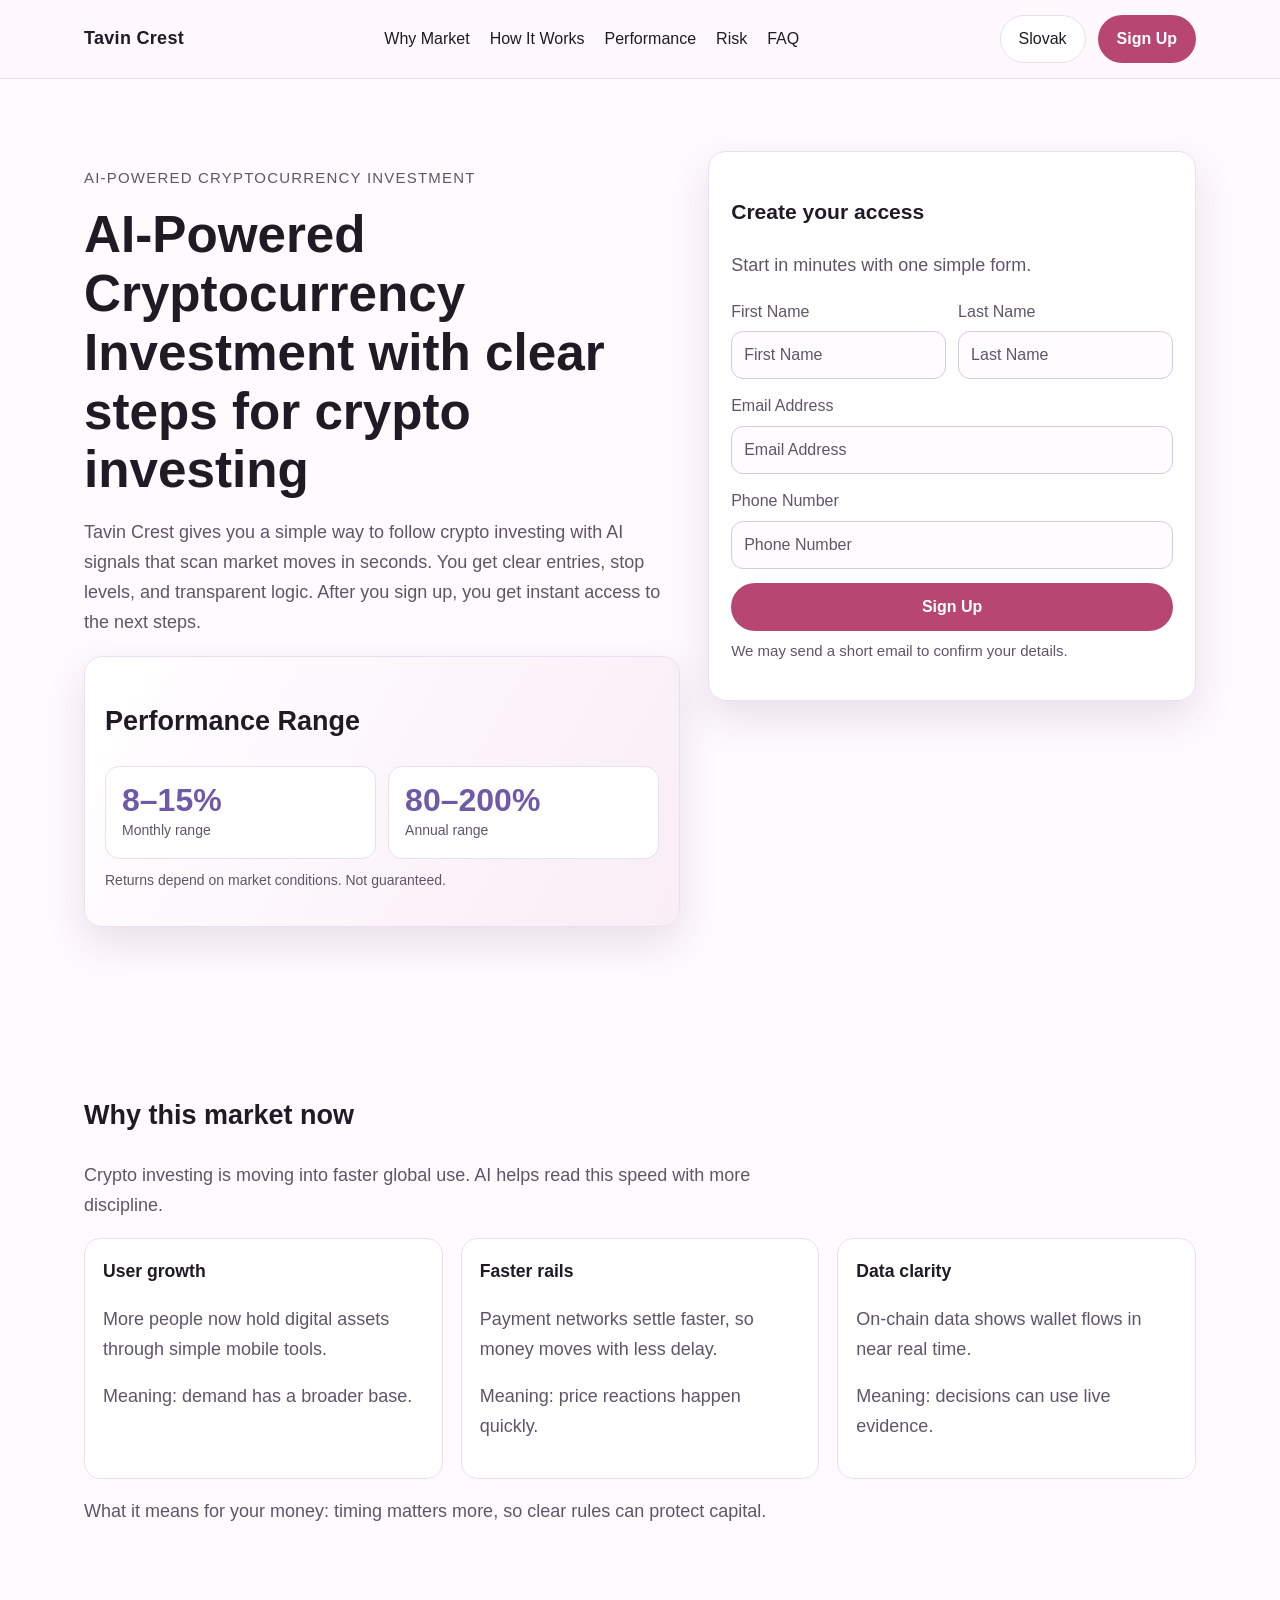
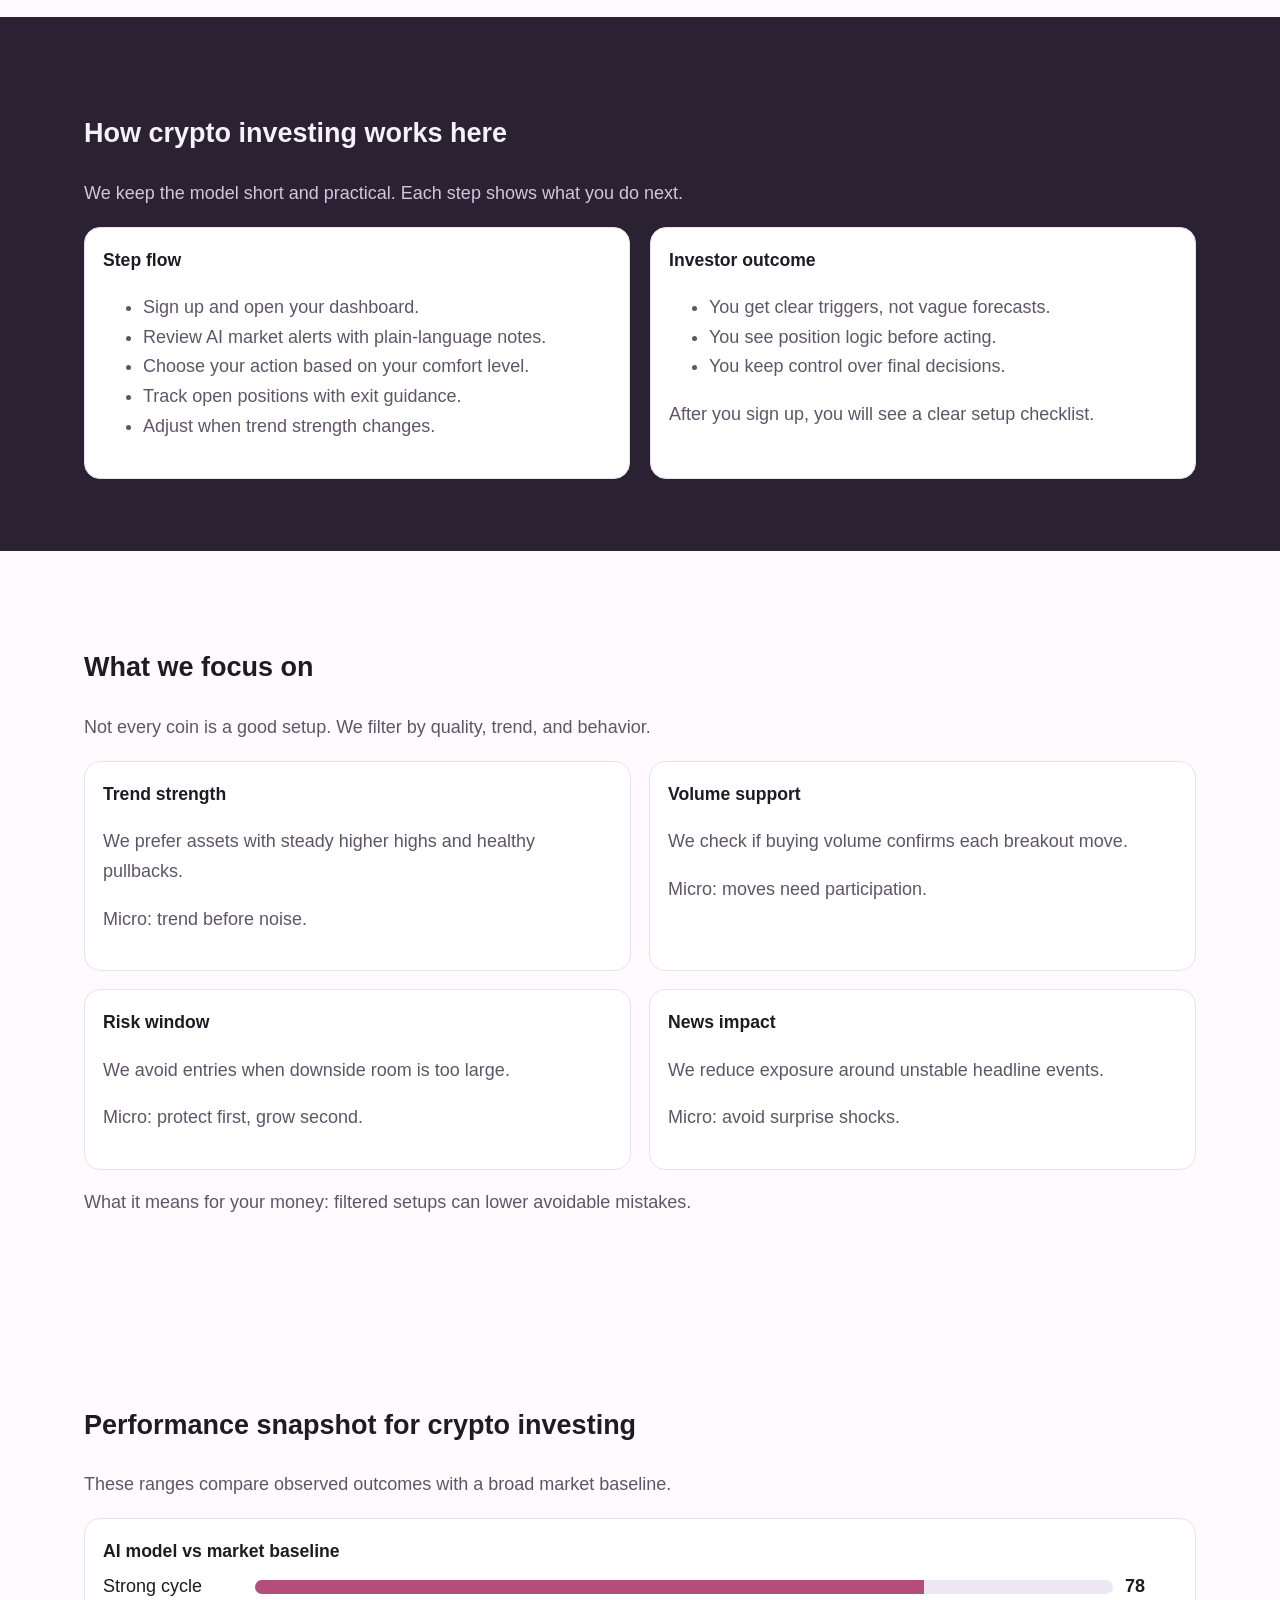
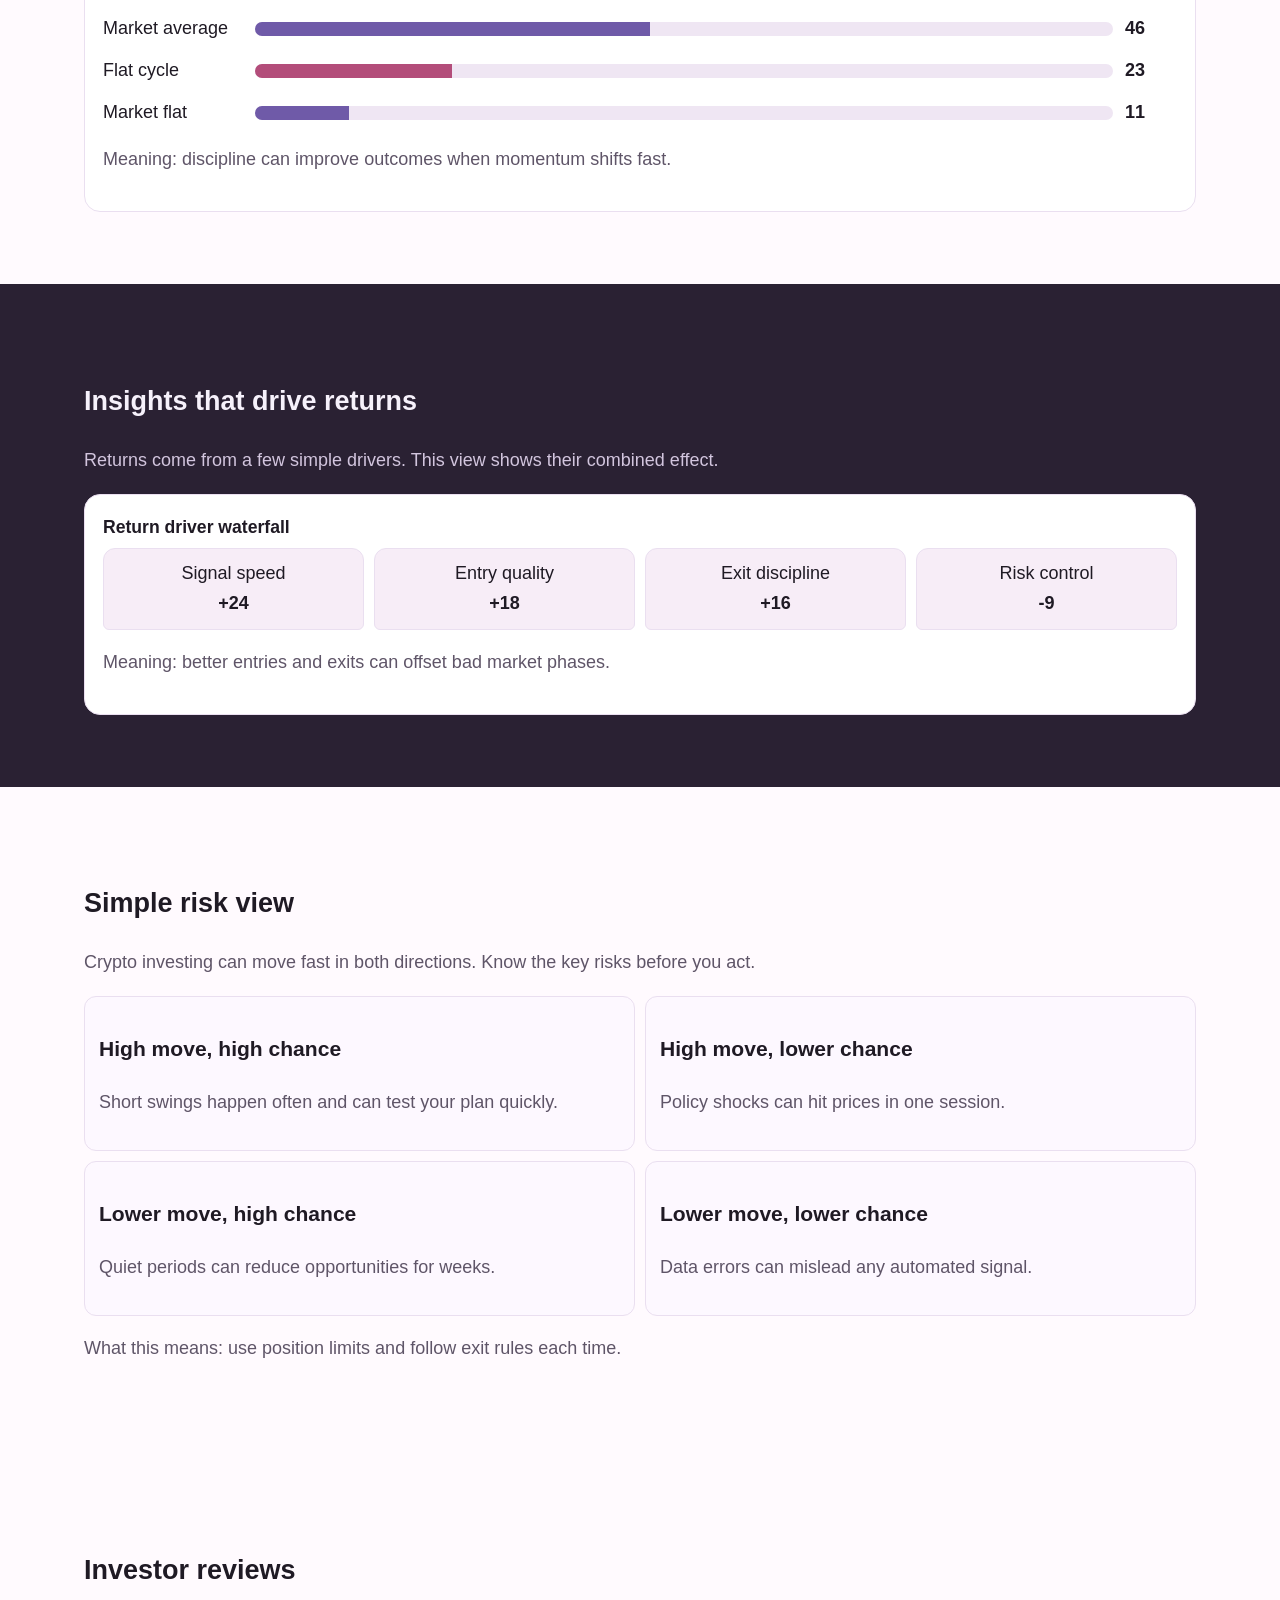
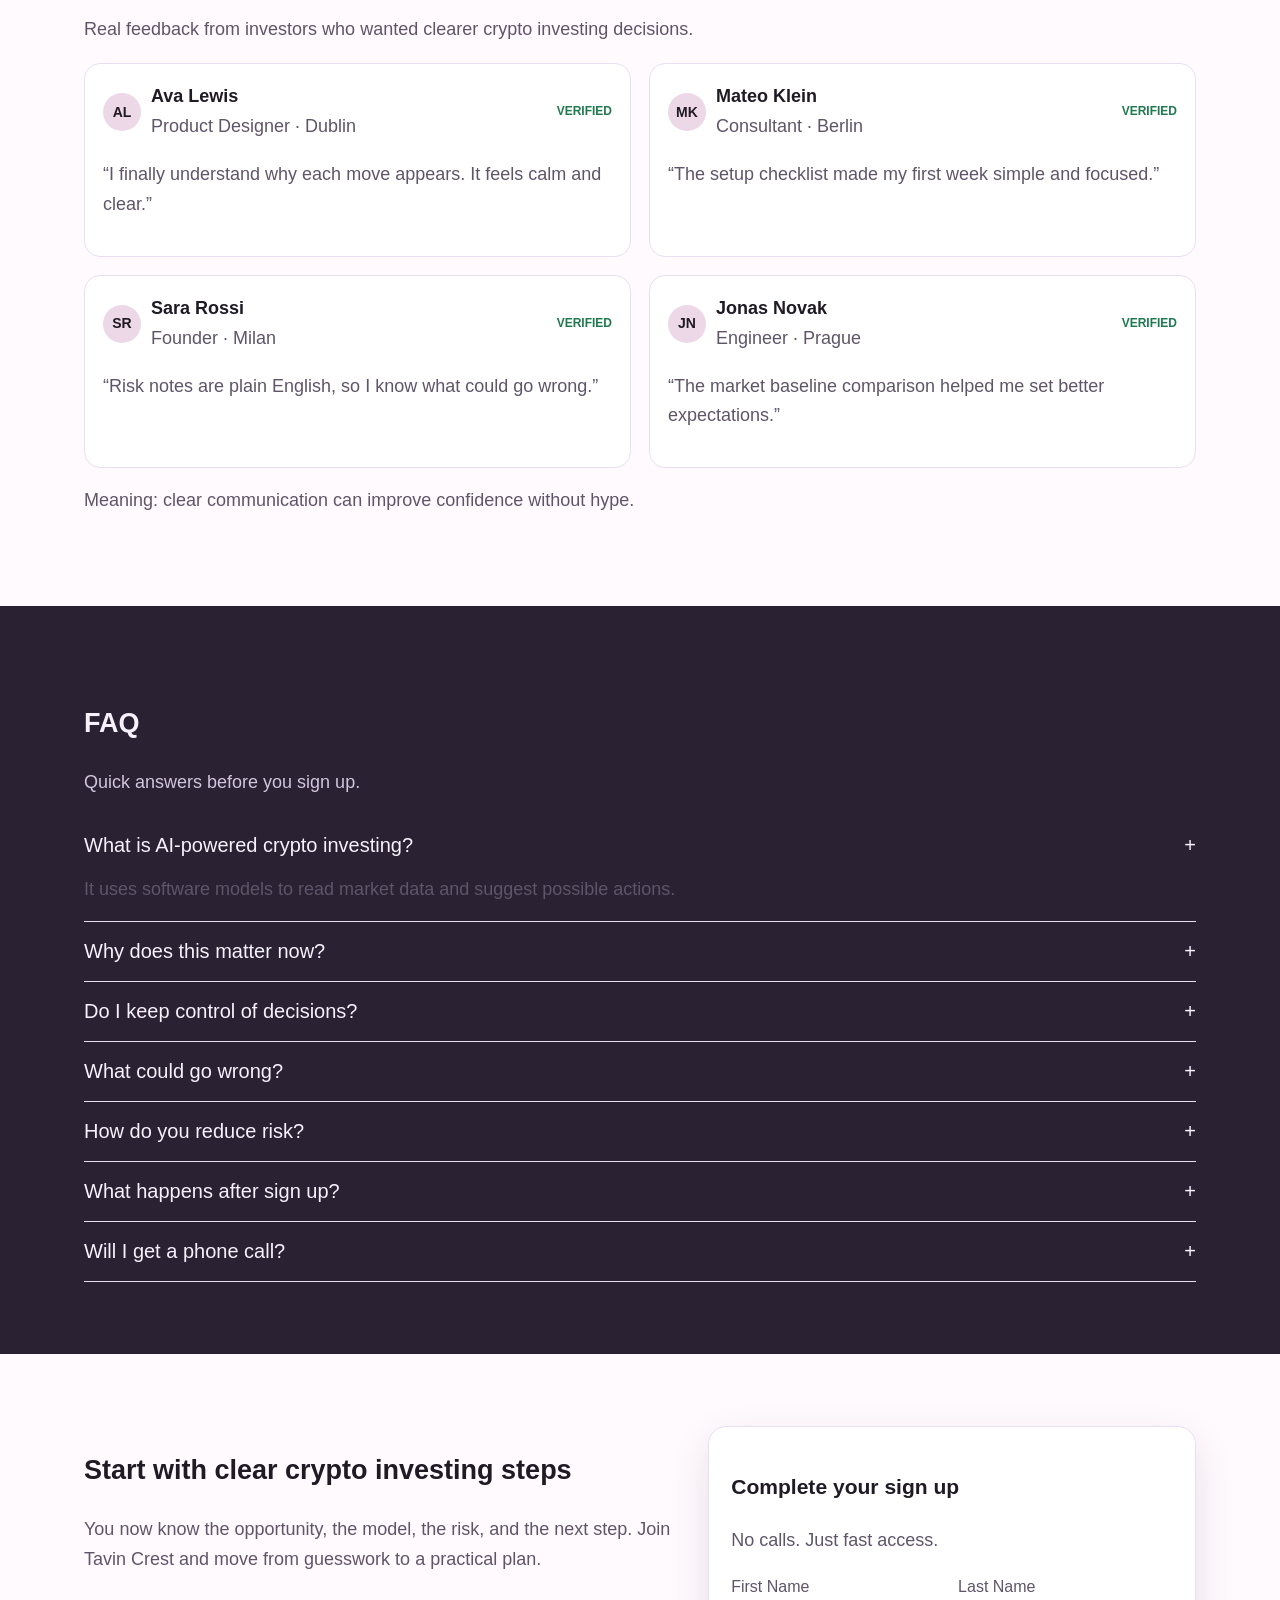
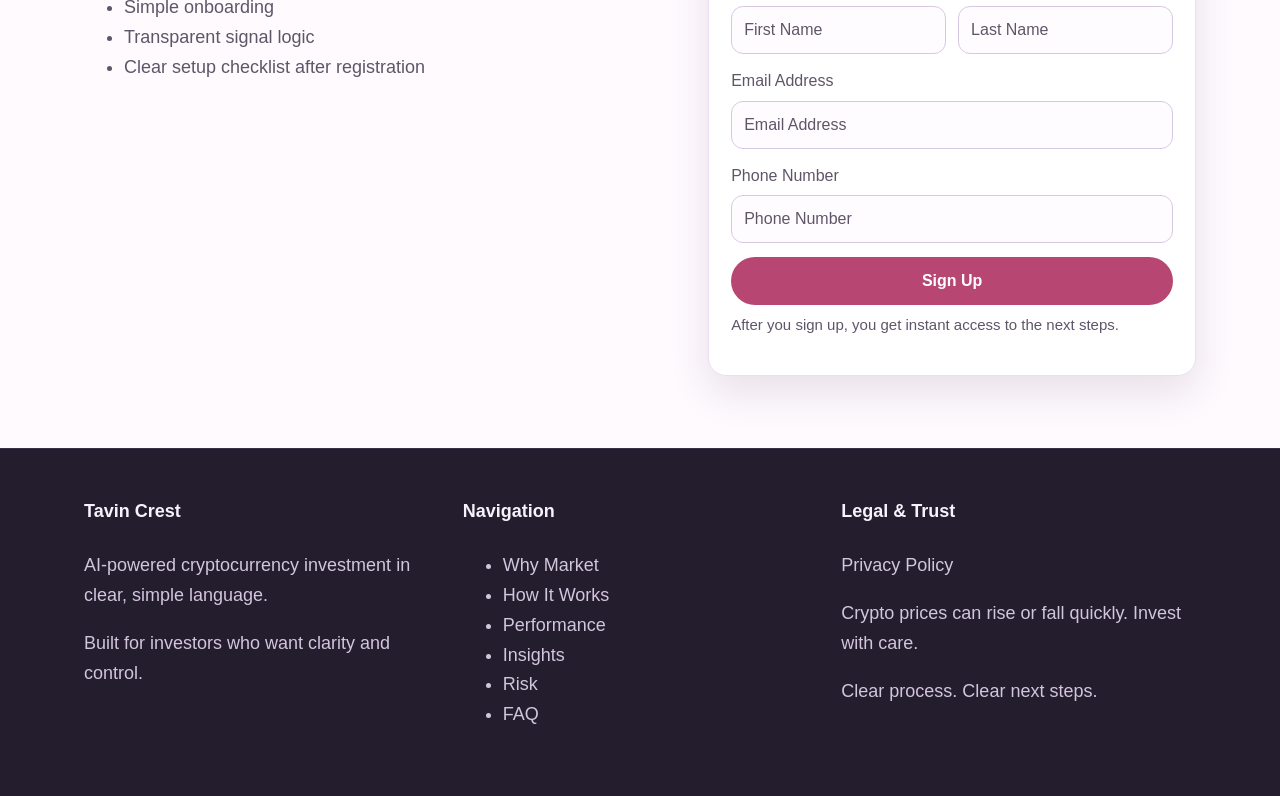
<file: sk/index.html>
<!doctype html>
<html lang="en">
<head>
  <meta charset="UTF-8" />
  <meta name="viewport" content="width=device-width, initial-scale=1.0" />
  <title>Tavin Crest | AI-Powered Cryptocurrency Investment (Slovak)</title>
  <meta name="description" content="Learn how Tavin Crest makes crypto investing clear with a simple process, risk view, and fast sign-up path for investors." />
  <link rel="canonical" href="https://tavincrest.com/sk/" />
  <link rel="alternate" hreflang="en" href="https://tavincrest.com/" />
<link rel="alternate" hreflang="de" href="https://tavincrest.com/de/" />
<link rel="alternate" hreflang="fr" href="https://tavincrest.com/fr/" />
<link rel="alternate" hreflang="es" href="https://tavincrest.com/es/" />
<link rel="alternate" hreflang="it" href="https://tavincrest.com/it/" />
<link rel="alternate" hreflang="tr" href="https://tavincrest.com/tr/" />
<link rel="alternate" hreflang="pt" href="https://tavincrest.com/pt/" />
<link rel="alternate" hreflang="jp" href="https://tavincrest.com/jp/" />
<link rel="alternate" hreflang="sk" href="https://tavincrest.com/sk/" />
<link rel="alternate" hreflang="nl-BE" href="https://tavincrest.com/be/" />
<link rel="alternate" hreflang="x-default" href="https://tavincrest.com/" />
  <meta property="og:type" content="website" />
  <meta property="og:title" content="Tavin Crest | AI-Powered Cryptocurrency Investment (Slovak)" />
  <meta property="og:description" content="Learn how Tavin Crest makes crypto investing clear with a simple process, risk view, and fast sign-up path for investors." />
  <meta property="og:url" content="https://tavincrest.com/sk/" />
  <meta property="og:site_name" content="Tavin Crest" />
  <meta name="twitter:card" content="summary_large_image" />
  <meta name="twitter:title" content="Tavin Crest | AI-Powered Cryptocurrency Investment (Slovak)" />
  <meta name="twitter:description" content="Learn how Tavin Crest makes crypto investing clear with a simple process, risk view, and fast sign-up path for investors." />
  <link rel="stylesheet" href="../assets/style.css" />
  <script defer src="../assets/app.js"></script>
</head>
<body>
<header class="header">
  <div class="container row">
    <div class="brand">Tavin Crest</div>
    <nav class="nav-links" aria-label="Main">
      <a href="#market">Why Market</a><a href="#model">How It Works</a><a href="#metrics">Performance</a><a href="#risk">Risk</a><a href="#faq">FAQ</a>
    </nav>
    <div class="header-actions">
      <div class="lang"><button class="lang-toggle" aria-label="Language">Slovak</button><div class="lang-menu"><a href="../index.html"><svg class="flag" viewBox="0 0 18 12" aria-hidden="true"><rect width="18" height="12" fill="#012169"/><path d="M0 0l18 12M18 0L0 12" stroke="#fff" stroke-width="2"/><path d="M0 0l18 12M18 0L0 12" stroke="#C8102E" stroke-width="1"/><rect x="7" width="4" height="12" fill="#fff"/><rect y="4" width="18" height="4" fill="#fff"/><rect x="8" width="2" height="12" fill="#C8102E"/><rect y="5" width="18" height="2" fill="#C8102E"/></svg>English</a>
<a href="../de/index.html"><svg class="flag" viewBox="0 0 18 12"><rect width="18" height="4" fill="#000"/><rect y="4" width="18" height="4" fill="#DD0000"/><rect y="8" width="18" height="4" fill="#FFCE00"/></svg>Deutsch</a>
<a href="../fr/index.html"><svg class="flag" viewBox="0 0 18 12"><rect width="6" height="12" fill="#0055A4"/><rect x="6" width="6" height="12" fill="#fff"/><rect x="12" width="6" height="12" fill="#EF4135"/></svg>Français</a>
<a href="../es/index.html"><svg class="flag" viewBox="0 0 18 12"><rect width="18" height="12" fill="#AA151B"/><rect y="3" width="18" height="6" fill="#F1BF00"/></svg>Español</a>
<a href="../it/index.html"><svg class="flag" viewBox="0 0 18 12"><rect width="6" height="12" fill="#009246"/><rect x="6" width="6" height="12" fill="#fff"/><rect x="12" width="6" height="12" fill="#CE2B37"/></svg>Italiano</a>
<a href="../tr/index.html"><svg class="flag" viewBox="0 0 18 12"><rect width="18" height="12" fill="#E30A17"/><circle cx="7" cy="6" r="3" fill="#fff"/><circle cx="8" cy="6" r="2.4" fill="#E30A17"/><polygon points="11,6 13,5.2 12.3,7" fill="#fff"/></svg>Türkçe</a>
<a href="../pt/index.html"><svg class="flag" viewBox="0 0 18 12"><rect width="7" height="12" fill="#006600"/><rect x="7" width="11" height="12" fill="#FF0000"/></svg>Português</a>
<a href="../jp/index.html"><svg class="flag" viewBox="0 0 18 12"><rect width="18" height="12" fill="#fff"/><circle cx="9" cy="6" r="3" fill="#BC002D"/></svg>日本語</a>
<a href="../sk/index.html"><svg class="flag" viewBox="0 0 18 12"><rect width="18" height="4" fill="#fff"/><rect y="4" width="18" height="4" fill="#0B4EA2"/><rect y="8" width="18" height="4" fill="#EE1C25"/><path d="M5 2.5h3c1.5 0 2.2 1.1 2.2 2.1v2.1c0 1.9-1.5 3.3-3.7 4.3-2.2-1-3.7-2.4-3.7-4.3V4.6c0-1 .7-2.1 2.2-2.1z" fill="#fff" stroke="#0B4EA2" stroke-width=".4"/><path d="M6.6 3.3v2.9M5.5 4.7h2.2" stroke="#EE1C25" stroke-width=".6"/><path d="M6.6 6.3l-1 .8h2z" fill="#0B4EA2"/></svg>Slovak</a>
<a href="../be/index.html"><svg class="flag" viewBox="0 0 18 12"><rect width="6" height="12" fill="#000"/><rect x="6" width="6" height="12" fill="#FFD90C"/><rect x="12" width="6" height="12" fill="#EF3340"/></svg>Nederlands (BE)</a></div></div>
      <a href="#signup" class="btn">Sign Up</a>
      <button class="mobile-toggle" aria-label="Open menu">☰</button>
    </div>
  </div>
</header>
<div class="mobile-drawer" aria-hidden="true"><div class="drawer-panel"><button class="icon-btn close-drawer" aria-label="Close menu">✕</button><nav class="drawer-nav"><a href="#market">Why Market</a><a href="#model">How It Works</a><a href="#metrics">Performance</a><a href="#insights">Insights</a><a href="#reviews">Reviews</a><a href="#faq">FAQ</a><div class="lang"><button class="lang-toggle">Slovak</button><div class="lang-menu"><a href="../index.html"><svg class="flag" viewBox="0 0 18 12" aria-hidden="true"><rect width="18" height="12" fill="#012169"/><path d="M0 0l18 12M18 0L0 12" stroke="#fff" stroke-width="2"/><path d="M0 0l18 12M18 0L0 12" stroke="#C8102E" stroke-width="1"/><rect x="7" width="4" height="12" fill="#fff"/><rect y="4" width="18" height="4" fill="#fff"/><rect x="8" width="2" height="12" fill="#C8102E"/><rect y="5" width="18" height="2" fill="#C8102E"/></svg>English</a>
<a href="../de/index.html"><svg class="flag" viewBox="0 0 18 12"><rect width="18" height="4" fill="#000"/><rect y="4" width="18" height="4" fill="#DD0000"/><rect y="8" width="18" height="4" fill="#FFCE00"/></svg>Deutsch</a>
<a href="../fr/index.html"><svg class="flag" viewBox="0 0 18 12"><rect width="6" height="12" fill="#0055A4"/><rect x="6" width="6" height="12" fill="#fff"/><rect x="12" width="6" height="12" fill="#EF4135"/></svg>Français</a>
<a href="../es/index.html"><svg class="flag" viewBox="0 0 18 12"><rect width="18" height="12" fill="#AA151B"/><rect y="3" width="18" height="6" fill="#F1BF00"/></svg>Español</a>
<a href="../it/index.html"><svg class="flag" viewBox="0 0 18 12"><rect width="6" height="12" fill="#009246"/><rect x="6" width="6" height="12" fill="#fff"/><rect x="12" width="6" height="12" fill="#CE2B37"/></svg>Italiano</a>
<a href="../tr/index.html"><svg class="flag" viewBox="0 0 18 12"><rect width="18" height="12" fill="#E30A17"/><circle cx="7" cy="6" r="3" fill="#fff"/><circle cx="8" cy="6" r="2.4" fill="#E30A17"/><polygon points="11,6 13,5.2 12.3,7" fill="#fff"/></svg>Türkçe</a>
<a href="../pt/index.html"><svg class="flag" viewBox="0 0 18 12"><rect width="7" height="12" fill="#006600"/><rect x="7" width="11" height="12" fill="#FF0000"/></svg>Português</a>
<a href="../jp/index.html"><svg class="flag" viewBox="0 0 18 12"><rect width="18" height="12" fill="#fff"/><circle cx="9" cy="6" r="3" fill="#BC002D"/></svg>日本語</a>
<a href="../sk/index.html"><svg class="flag" viewBox="0 0 18 12"><rect width="18" height="4" fill="#fff"/><rect y="4" width="18" height="4" fill="#0B4EA2"/><rect y="8" width="18" height="4" fill="#EE1C25"/><path d="M5 2.5h3c1.5 0 2.2 1.1 2.2 2.1v2.1c0 1.9-1.5 3.3-3.7 4.3-2.2-1-3.7-2.4-3.7-4.3V4.6c0-1 .7-2.1 2.2-2.1z" fill="#fff" stroke="#0B4EA2" stroke-width=".4"/><path d="M6.6 3.3v2.9M5.5 4.7h2.2" stroke="#EE1C25" stroke-width=".6"/><path d="M6.6 6.3l-1 .8h2z" fill="#0B4EA2"/></svg>Slovak</a>
<a href="../be/index.html"><svg class="flag" viewBox="0 0 18 12"><rect width="6" height="12" fill="#000"/><rect x="6" width="6" height="12" fill="#FFD90C"/><rect x="12" width="6" height="12" fill="#EF3340"/></svg>Nederlands (BE)</a></div></div><a href="#signup" class="btn">Sign Up</a></nav></div></div>

<main>
<section class="section light">
  <div class="container hero-grid reveal">
    <div>
      <p class="kicker">AI-Powered Cryptocurrency Investment</p>
      <h1>AI-Powered Cryptocurrency Investment with clear steps for crypto investing</h1>
      <p class="section-intro">Tavin Crest gives you a simple way to follow crypto investing with AI signals that scan market moves in seconds. You get clear entries, stop levels, and transparent logic. After you sign up, you get instant access to the next steps.</p>
      <div class="performance-panel">
        <h2>Performance Range</h2>
        <div class="performance-grid"><div class="metric-box"><div class="metric-value">8–15%</div><div class="metric-label">Monthly range</div></div><div class="metric-box"><div class="metric-value">80–200%</div><div class="metric-label">Annual range</div></div></div>
        <p class="micro-note">Returns depend on market conditions. Not guaranteed.</p>
      </div>
    </div>
    <form class="form-card" id="signup">
      <h3 class="form-title">Create your access</h3><p class="form-sub">Start in minutes with one simple form.</p>
      <div class="form-grid"><div class="name-row"><div><label for="fn1">First Name</label><input id="fn1" placeholder="First Name" /></div><div><label for="ln1">Last Name</label><input id="ln1" placeholder="Last Name" /></div></div><div><label for="em1">Email Address</label><input id="em1" type="email" placeholder="Email Address" /></div><div><label for="ph1">Phone Number</label><input id="ph1" type="tel" placeholder="Phone Number" /></div><button class="btn" type="button">Sign Up</button></div>
      <p class="trust-note">We may send a short email to confirm your details.</p>
    </form>
  </div>
</section>

<section class="section light" id="market"><div class="container reveal"><h2>Why this market now</h2><p class="section-intro">Crypto investing is moving into faster global use. AI helps read this speed with more discipline.</p><div class="grid-3"><article class="card"><h3>User growth</h3><p>More people now hold digital assets through simple mobile tools.</p><p class="muted">Meaning: demand has a broader base.</p></article><article class="card"><h3>Faster rails</h3><p>Payment networks settle faster, so money moves with less delay.</p><p class="muted">Meaning: price reactions happen quickly.</p></article><article class="card"><h3>Data clarity</h3><p>On-chain data shows wallet flows in near real time.</p><p class="muted">Meaning: decisions can use live evidence.</p></article></div><p>What it means for your money: timing matters more, so clear rules can protect capital.</p></div></section>

<section class="section dark" id="model"><div class="container reveal"><h2>How crypto investing works here</h2><p class="section-intro">We keep the model short and practical. Each step shows what you do next.</p><div class="grid-2"><article class="card"><h3>Step flow</h3><ul><li>Sign up and open your dashboard.</li><li>Review AI market alerts with plain-language notes.</li><li>Choose your action based on your comfort level.</li><li>Track open positions with exit guidance.</li><li>Adjust when trend strength changes.</li></ul></article><article class="card"><h3>Investor outcome</h3><ul><li>You get clear triggers, not vague forecasts.</li><li>You see position logic before acting.</li><li>You keep control over final decisions.</li></ul><p class="muted">After you sign up, you will see a clear setup checklist.</p></article></div></div></section>

<section class="section light" id="focus"><div class="container reveal"><h2>What we focus on</h2><p class="section-intro">Not every coin is a good setup. We filter by quality, trend, and behavior.</p><div class="grid-4"><article class="card"><h3>Trend strength</h3><p>We prefer assets with steady higher highs and healthy pullbacks.</p><p class="muted">Micro: trend before noise.</p></article><article class="card"><h3>Volume support</h3><p>We check if buying volume confirms each breakout move.</p><p class="muted">Micro: moves need participation.</p></article><article class="card"><h3>Risk window</h3><p>We avoid entries when downside room is too large.</p><p class="muted">Micro: protect first, grow second.</p></article><article class="card"><h3>News impact</h3><p>We reduce exposure around unstable headline events.</p><p class="muted">Micro: avoid surprise shocks.</p></article></div><p>What it means for your money: filtered setups can lower avoidable mistakes.</p></div></section>

<section class="section light" id="metrics"><div class="container reveal"><h2>Performance snapshot for crypto investing</h2><p class="section-intro">These ranges compare observed outcomes with a broad market baseline.</p><div class="card"><h3>AI model vs market baseline</h3><div class="compare-bar"><div class="row-bar"><span>Strong cycle</span><div class="track"><div class="fill-a" style="width:78%"></div></div><strong>78</strong></div><div class="row-bar"><span>Market average</span><div class="track"><div class="fill-b" style="width:46%"></div></div><strong>46</strong></div><div class="row-bar"><span>Flat cycle</span><div class="track"><div class="fill-a" style="width:23%"></div></div><strong>23</strong></div><div class="row-bar"><span>Market flat</span><div class="track"><div class="fill-b" style="width:11%"></div></div><strong>11</strong></div></div><p class="muted">Meaning: discipline can improve outcomes when momentum shifts fast.</p></div></div></section>

<section class="section dark" id="insights"><div class="container reveal"><h2>Insights that drive returns</h2><p class="section-intro">Returns come from a few simple drivers. This view shows their combined effect.</p><div class="card"><h3>Return driver waterfall</h3><div class="waterfall"><div class="w-step"><small>Signal speed</small><strong>+24</strong></div><div class="w-step"><small>Entry quality</small><strong>+18</strong></div><div class="w-step"><small>Exit discipline</small><strong>+16</strong></div><div class="w-step"><small>Risk control</small><strong>-9</strong></div></div><p class="muted">Meaning: better entries and exits can offset bad market phases.</p></div></div></section>

<section class="section light" id="risk"><div class="container reveal"><h2>Simple risk view</h2><p class="section-intro">Crypto investing can move fast in both directions. Know the key risks before you act.</p><div class="risk-matrix"><article class="risk-cell"><h3>High move, high chance</h3><p>Short swings happen often and can test your plan quickly.</p></article><article class="risk-cell"><h3>High move, lower chance</h3><p>Policy shocks can hit prices in one session.</p></article><article class="risk-cell"><h3>Lower move, high chance</h3><p>Quiet periods can reduce opportunities for weeks.</p></article><article class="risk-cell"><h3>Lower move, lower chance</h3><p>Data errors can mislead any automated signal.</p></article></div><p>What this means: use position limits and follow exit rules each time.</p></div></section>

<section class="section light" id="reviews"><div class="container reveal"><h2>Investor reviews</h2><p class="section-intro">Real feedback from investors who wanted clearer crypto investing decisions.</p><div class="grid-4"><article class="card"><div class="reviewer"><div class="person"><div class="avatar">AL</div><div><strong>Ava Lewis</strong><div class="muted">Product Designer · Dublin</div></div></div><span class="verified">VERIFIED</span></div><p>“I finally understand why each move appears. It feels calm and clear.”</p></article><article class="card"><div class="reviewer"><div class="person"><div class="avatar">MK</div><div><strong>Mateo Klein</strong><div class="muted">Consultant · Berlin</div></div></div><span class="verified">VERIFIED</span></div><p>“The setup checklist made my first week simple and focused.”</p></article><article class="card"><div class="reviewer"><div class="person"><div class="avatar">SR</div><div><strong>Sara Rossi</strong><div class="muted">Founder · Milan</div></div></div><span class="verified">VERIFIED</span></div><p>“Risk notes are plain English, so I know what could go wrong.”</p></article><article class="card"><div class="reviewer"><div class="person"><div class="avatar">JN</div><div><strong>Jonas Novak</strong><div class="muted">Engineer · Prague</div></div></div><span class="verified">VERIFIED</span></div><p>“The market baseline comparison helped me set better expectations.”</p></article></div><p>Meaning: clear communication can improve confidence without hype.</p></div></section>

<section class="section dark" id="faq"><div class="container reveal"><h2>FAQ</h2><p class="section-intro">Quick answers before you sign up.</p><div class="faq-item"><button class="faq-q">What is AI-powered crypto investing?<span>+</span></button><div class="faq-answer">It uses software models to read market data and suggest possible actions.</div></div><div class="faq-item"><button class="faq-q">Why does this matter now?<span>+</span></button><div class="faq-answer">Market cycles move faster now, so clear data helps you react with less guesswork.</div></div><div class="faq-item"><button class="faq-q">Do I keep control of decisions?<span>+</span></button><div class="faq-answer">Yes. You choose every action and can stop at any time.</div></div><div class="faq-item"><button class="faq-q">What could go wrong?<span>+</span></button><div class="faq-answer">Prices can drop quickly, signals can fail, and momentum can reverse without warning.</div></div><div class="faq-item"><button class="faq-q">How do you reduce risk?<span>+</span></button><div class="faq-answer">We use position limits, stop levels, and simple rules for exits.</div></div><div class="faq-item"><button class="faq-q">What happens after sign up?<span>+</span></button><div class="faq-answer">After you sign up, you can review the options and choose what to do next.</div></div><div class="faq-item"><button class="faq-q">Will I get a phone call?<span>+</span></button><div class="faq-answer">No calls. We may send a short email to confirm your details.</div></div></div></section>

<section class="section light"><div class="container hero-grid reveal"><div><h2>Start with clear crypto investing steps</h2><p class="section-intro">You now know the opportunity, the model, the risk, and the next step. Join Tavin Crest and move from guesswork to a practical plan.</p><ul><li>Simple onboarding</li><li>Transparent signal logic</li><li>Clear setup checklist after registration</li></ul></div><form class="form-card"><h3 class="form-title">Complete your sign up</h3><p class="form-sub">No calls. Just fast access.</p><div class="form-grid"><div class="name-row"><div><label for="fn2">First Name</label><input id="fn2" placeholder="First Name" /></div><div><label for="ln2">Last Name</label><input id="ln2" placeholder="Last Name" /></div></div><div><label for="em2">Email Address</label><input id="em2" type="email" placeholder="Email Address" /></div><div><label for="ph2">Phone Number</label><input id="ph2" type="tel" placeholder="Phone Number" /></div><button class="btn" type="button">Sign Up</button></div><p class="trust-note">After you sign up, you get instant access to the next steps.</p></form></div></section>
</main>

<footer class="footer"><div class="container footer-grid"><div><h4>Tavin Crest</h4><p>AI-powered cryptocurrency investment in clear, simple language.</p><p>Built for investors who want clarity and control.</p></div><div><h4>Navigation</h4><ul><li><a href="#market">Why Market</a></li><li><a href="#model">How It Works</a></li><li><a href="#metrics">Performance</a></li><li><a href="#insights">Insights</a></li><li><a href="#risk">Risk</a></li><li><a href="#faq">FAQ</a></li></ul></div><div><h4>Legal & Trust</h4><p><a href="#" data-open-privacy>Privacy Policy</a></p><p>Crypto prices can rise or fall quickly. Invest with care.</p><p>Clear process. Clear next steps.</p></div></div></footer>

<div class="modal" id="privacy-modal" role="dialog" aria-modal="true" aria-label="Privacy Policy"><div class="modal-panel"><div class="modal-top"><h3>Privacy Policy</h3><button class="icon-btn" data-close-privacy aria-label="Close">✕</button></div><p><strong>Introduction:</strong> This policy explains how Tavin Crest handles personal data.</p><p><strong>Data collection:</strong> We collect name, email, and phone from your form submission.</p><p><strong>Legal basis:</strong> We process data to deliver account access and service updates.</p><p><strong>Cookies:</strong> We use basic cookies for site function and performance checks.</p><p><strong>Retention:</strong> We keep data only as long as needed for service and legal duties.</p><p><strong>Third-party sharing:</strong> We share data only with trusted providers that support operations.</p><p><strong>Security:</strong> We use access controls and encryption where appropriate.</p><p><strong>User rights:</strong> You can request access, correction, or deletion of your personal data.</p><p><strong>International transfers:</strong> Some providers may process data outside your home country.</p><p><strong>Industry risk disclosure:</strong> Crypto investing includes volatility and potential loss of capital.</p><p><strong>Contact:</strong> Email privacy@tavincrest.com for privacy requests.</p><div class="modal-footer"><button class="btn" data-close-privacy>Close</button></div></div></div>

<script type="application/ld+json">{"@context":"https://schema.org","@type":"Organization","name":"Tavin Crest","url":"https://tavincrest.com"}</script>
<script type="application/ld+json">{"@context":"https://schema.org","@type":"WebSite","name":"Tavin Crest","url":"https://tavincrest.com"}</script>
<script type="application/ld+json">{"@context":"https://schema.org","@type":"FAQPage","mainEntity":[{"@type":"Question","name":"What is AI-powered crypto investing?","acceptedAnswer":{"@type":"Answer","text":"It uses software models to read market data and suggest possible actions."}},{"@type":"Question","name":"What happens after sign up?","acceptedAnswer":{"@type":"Answer","text":"After you sign up, you can review the options and choose what to do next."}}]}</script>
<script type="application/ld+json">{"@context":"https://schema.org","@type":"Review","author":{"@type":"Person","name":"Ava Lewis"},"reviewBody":"I finally understand why each move appears. It feels calm and clear.","itemReviewed":{"@type":"Service","name":"Tavin Crest"}}</script>
</body>
</html>
</file>
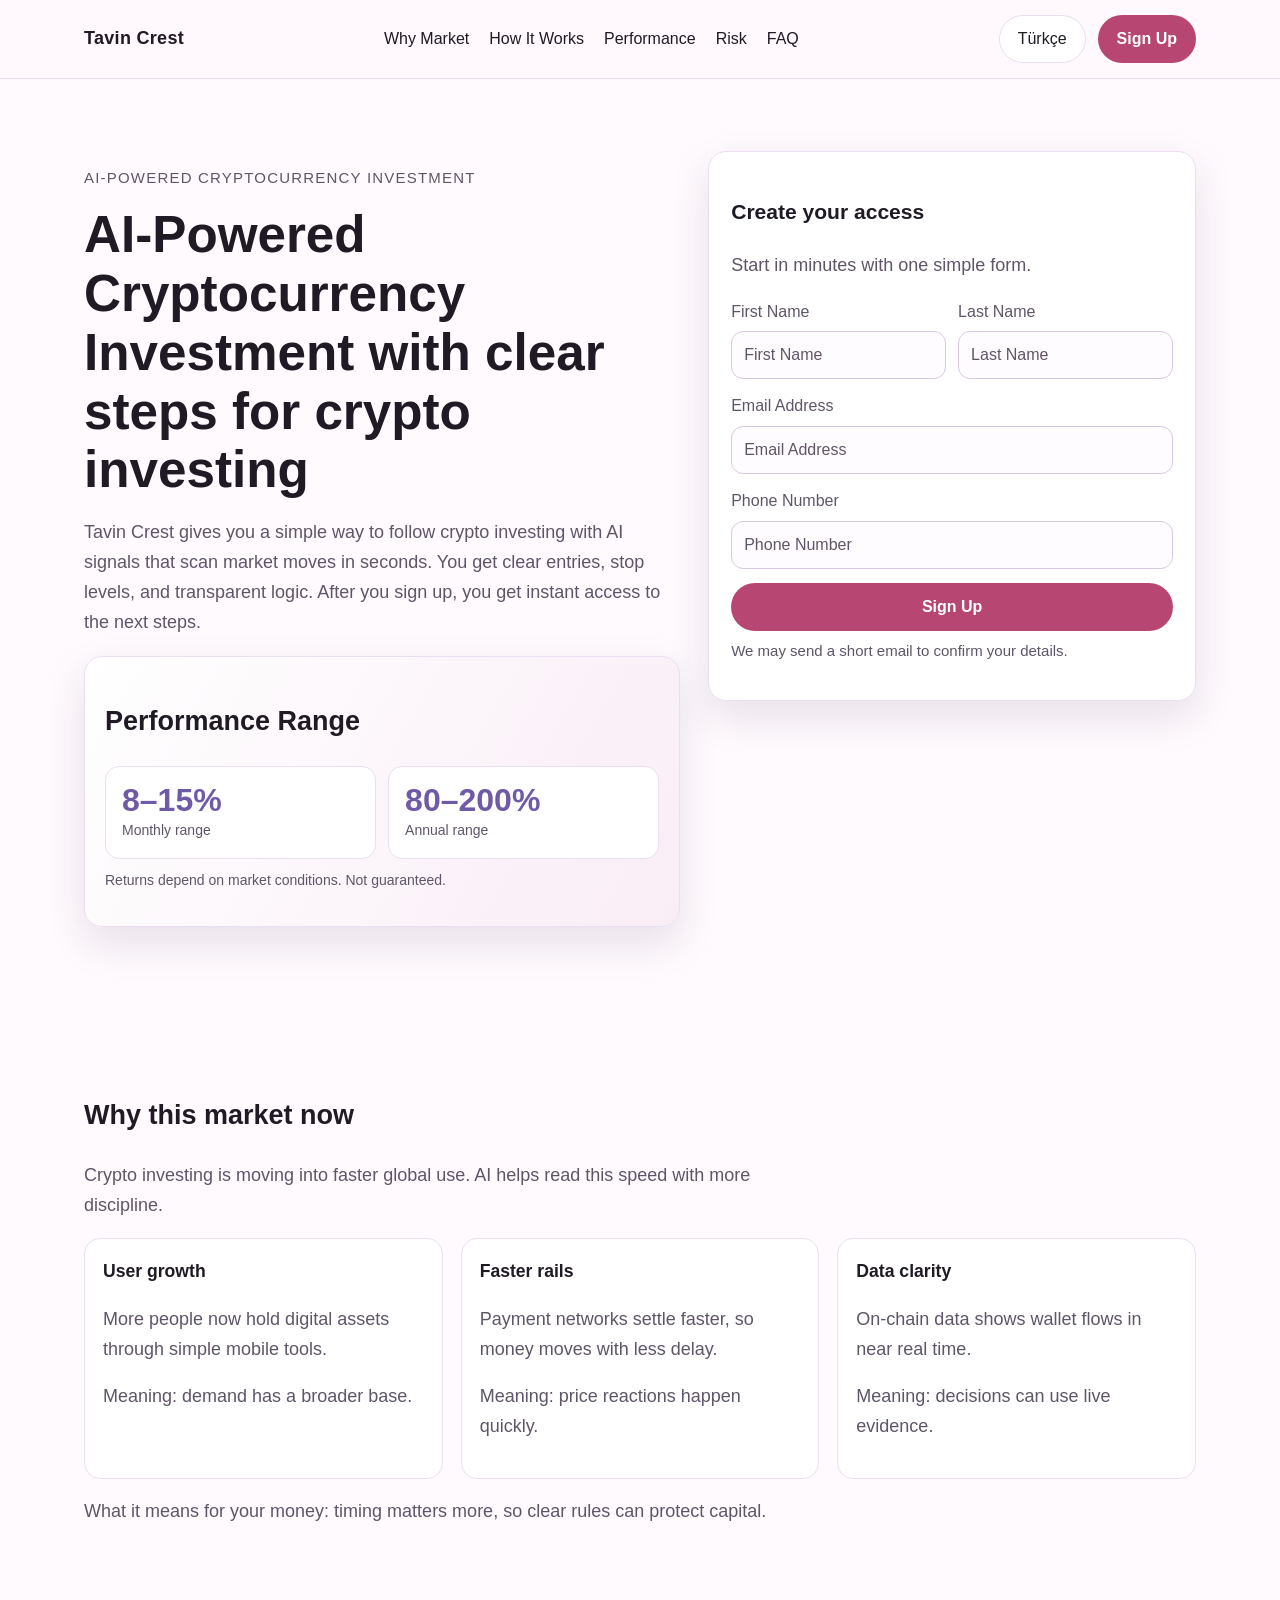
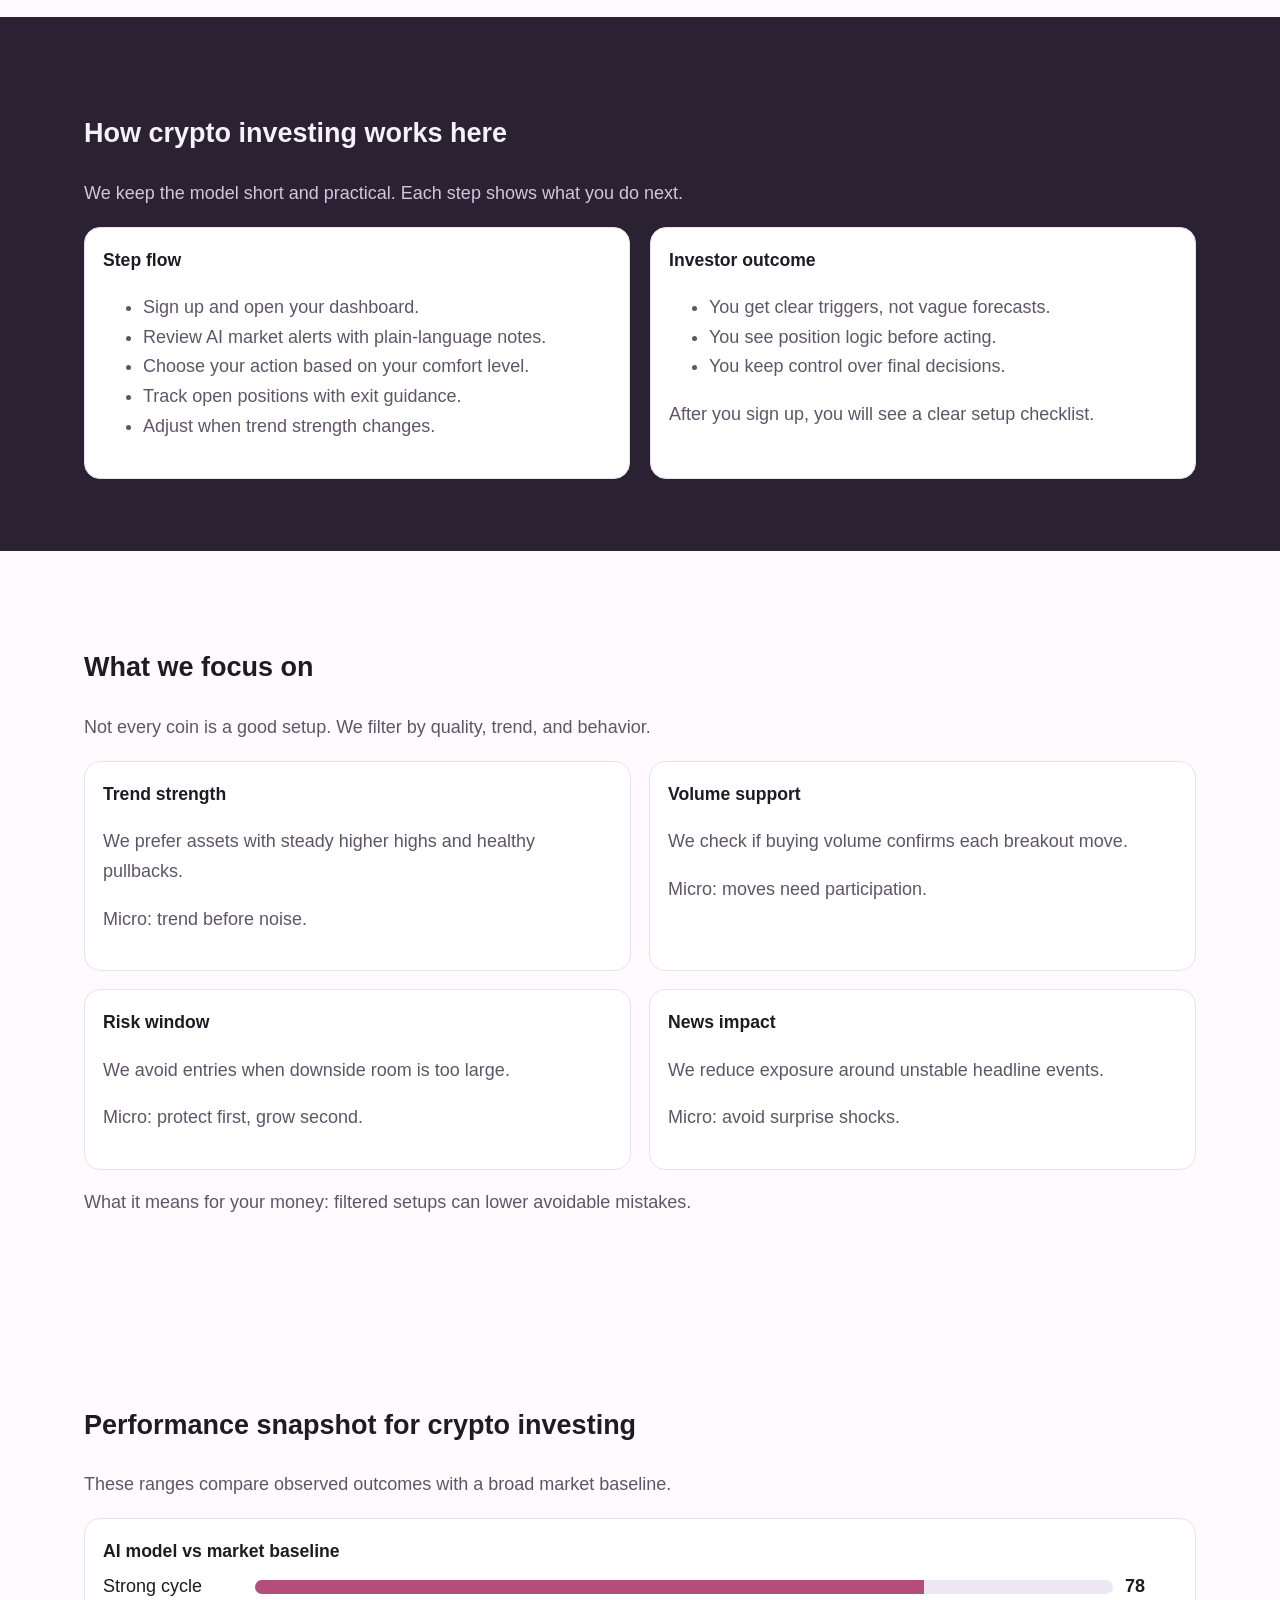
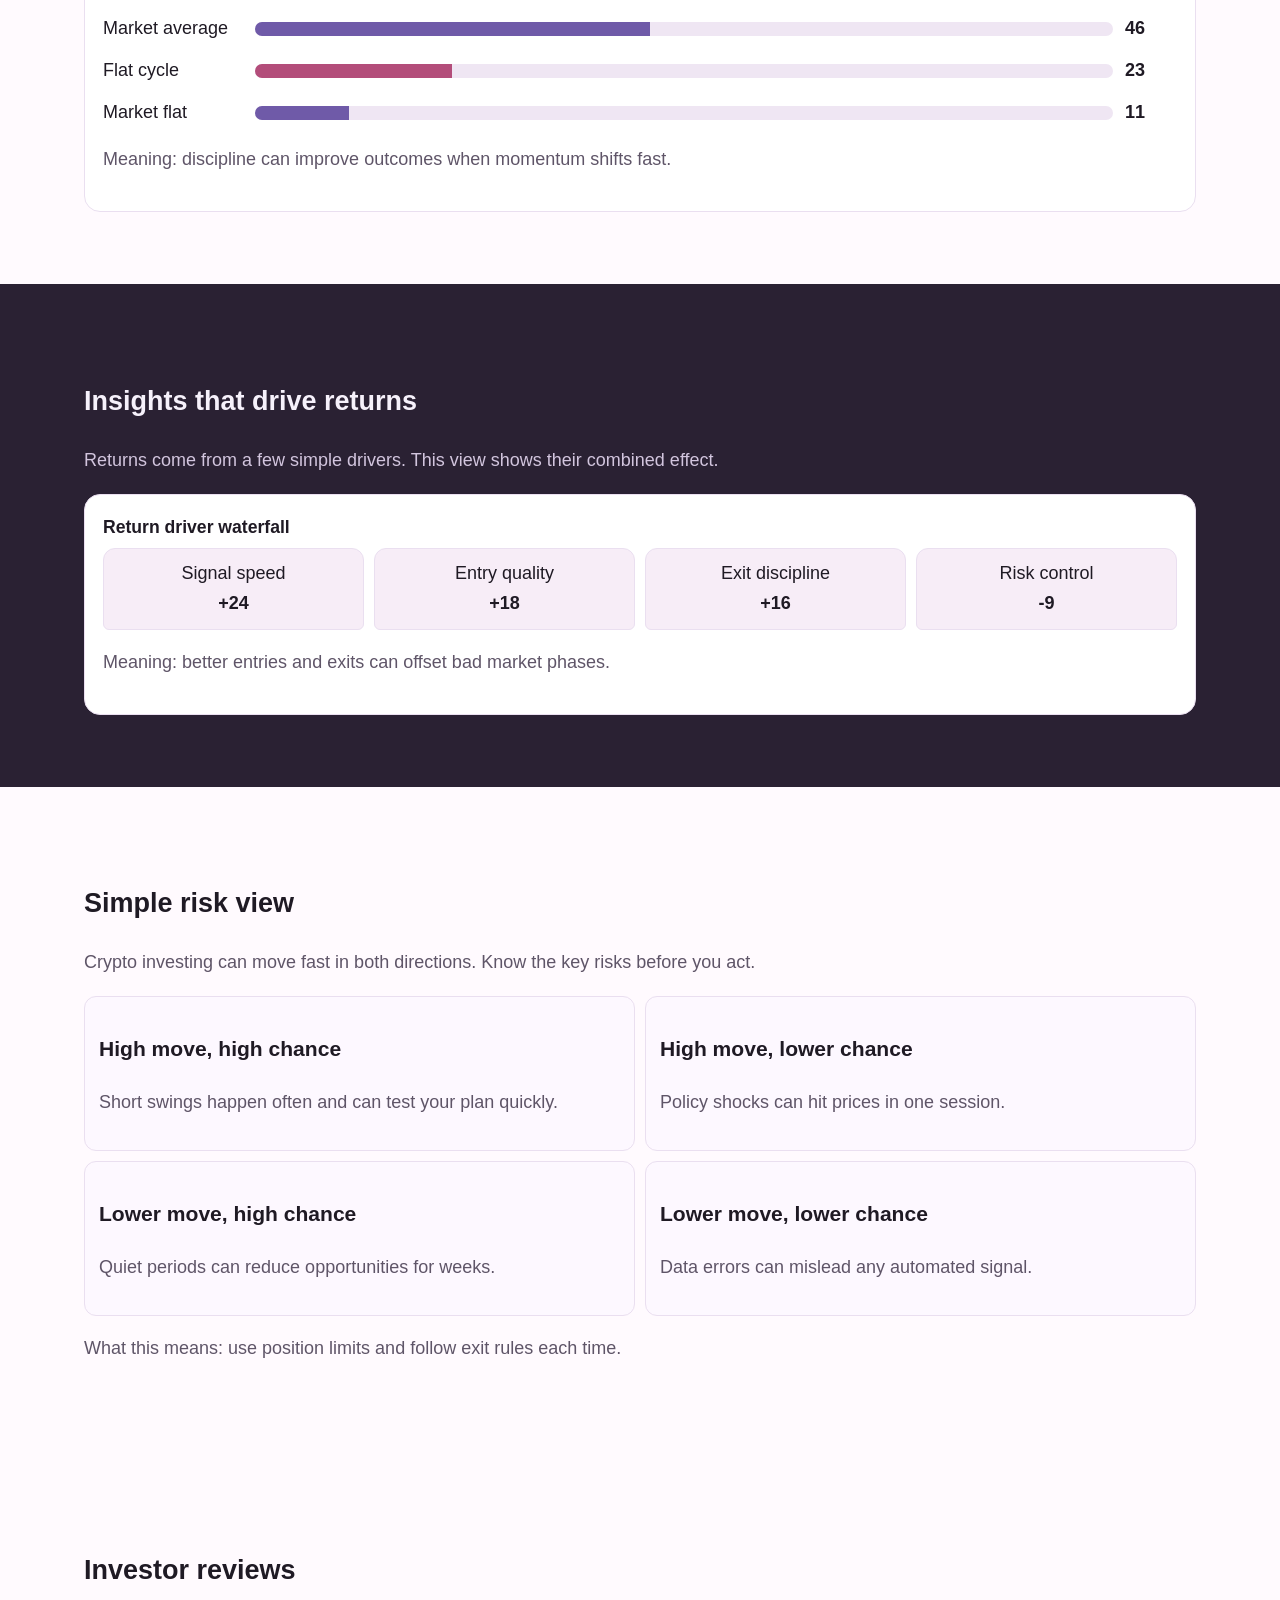
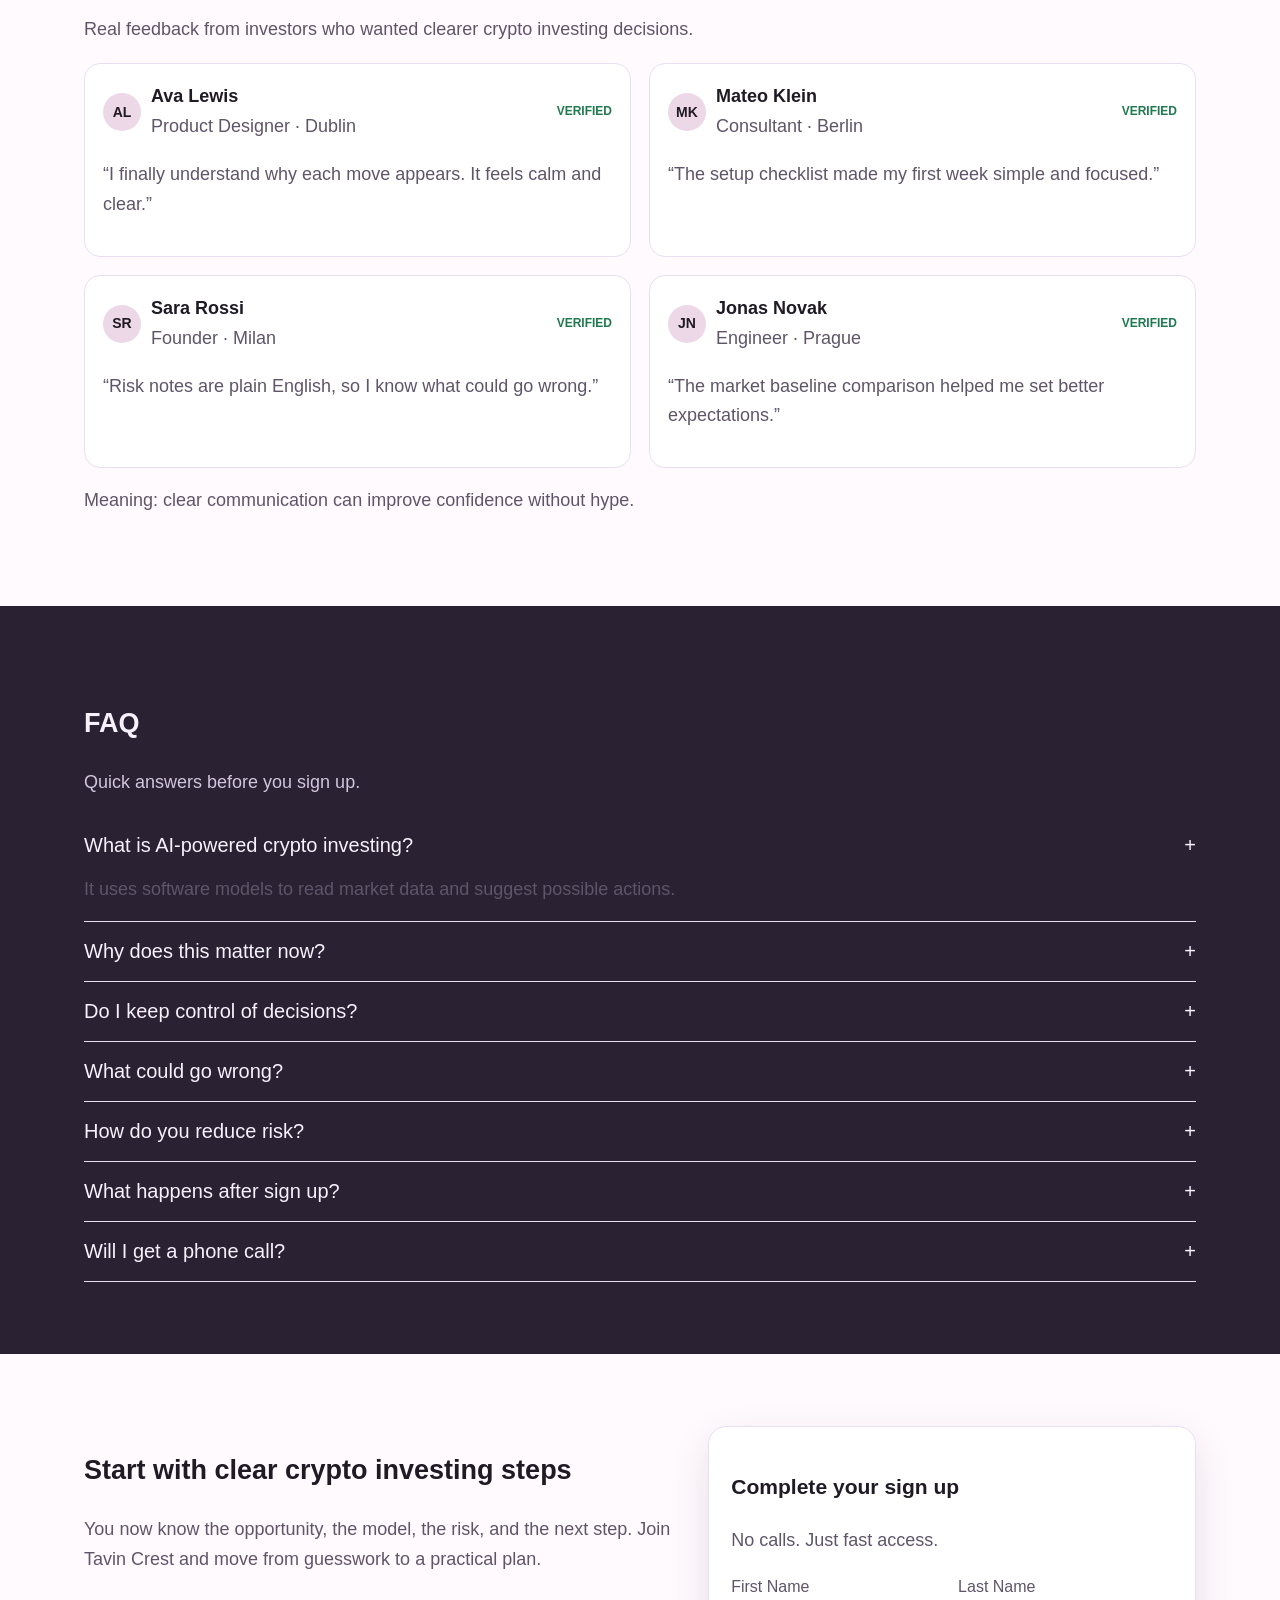
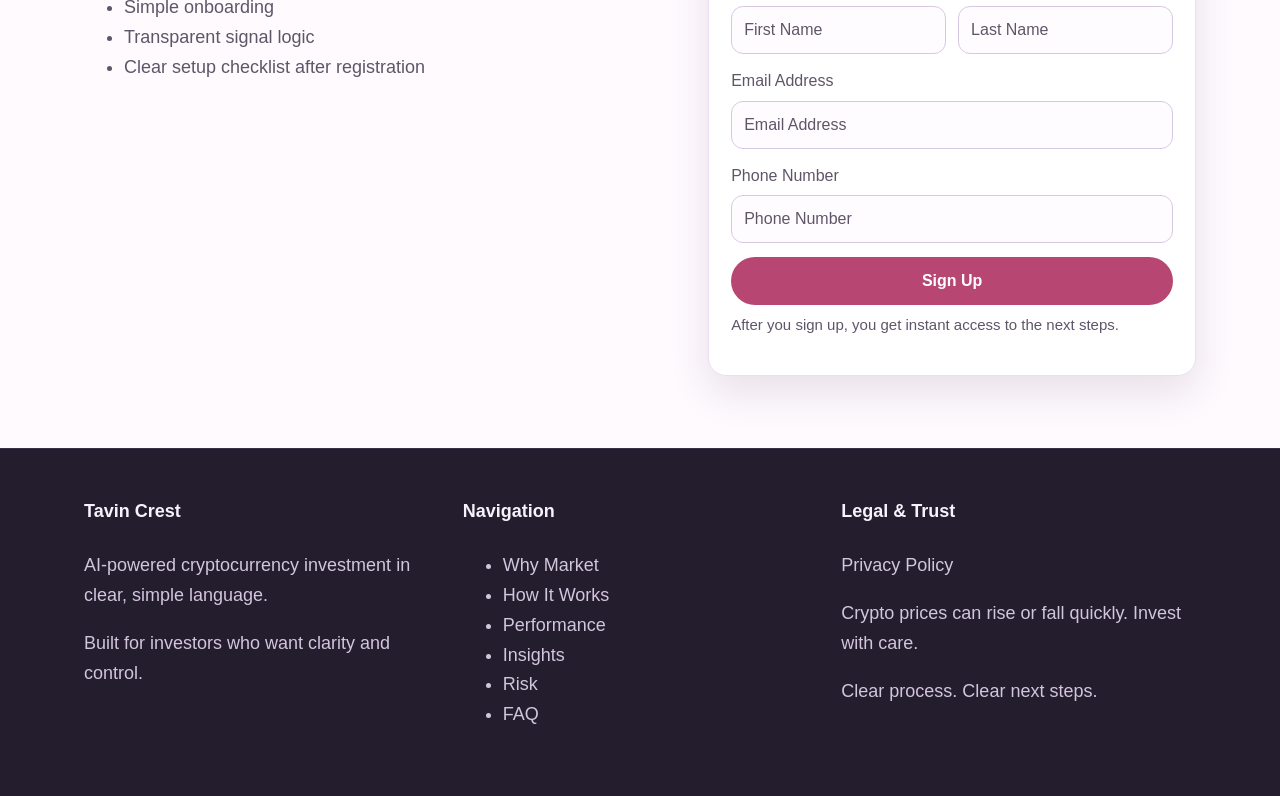
<file: tr/index.html>
<!doctype html>
<html lang="en">
<head>
  <meta charset="UTF-8" />
  <meta name="viewport" content="width=device-width, initial-scale=1.0" />
  <title>Tavin Crest | AI-Powered Cryptocurrency Investment (Türkçe)</title>
  <meta name="description" content="Learn how Tavin Crest makes crypto investing clear with a simple process, risk view, and fast sign-up path for investors." />
  <link rel="canonical" href="https://tavincrest.com/tr/" />
  <link rel="alternate" hreflang="en" href="https://tavincrest.com/" />
<link rel="alternate" hreflang="de" href="https://tavincrest.com/de/" />
<link rel="alternate" hreflang="fr" href="https://tavincrest.com/fr/" />
<link rel="alternate" hreflang="es" href="https://tavincrest.com/es/" />
<link rel="alternate" hreflang="it" href="https://tavincrest.com/it/" />
<link rel="alternate" hreflang="tr" href="https://tavincrest.com/tr/" />
<link rel="alternate" hreflang="pt" href="https://tavincrest.com/pt/" />
<link rel="alternate" hreflang="jp" href="https://tavincrest.com/jp/" />
<link rel="alternate" hreflang="sk" href="https://tavincrest.com/sk/" />
<link rel="alternate" hreflang="nl-BE" href="https://tavincrest.com/be/" />
<link rel="alternate" hreflang="x-default" href="https://tavincrest.com/" />
  <meta property="og:type" content="website" />
  <meta property="og:title" content="Tavin Crest | AI-Powered Cryptocurrency Investment (Türkçe)" />
  <meta property="og:description" content="Learn how Tavin Crest makes crypto investing clear with a simple process, risk view, and fast sign-up path for investors." />
  <meta property="og:url" content="https://tavincrest.com/tr/" />
  <meta property="og:site_name" content="Tavin Crest" />
  <meta name="twitter:card" content="summary_large_image" />
  <meta name="twitter:title" content="Tavin Crest | AI-Powered Cryptocurrency Investment (Türkçe)" />
  <meta name="twitter:description" content="Learn how Tavin Crest makes crypto investing clear with a simple process, risk view, and fast sign-up path for investors." />
  <link rel="stylesheet" href="../assets/style.css" />
  <script defer src="../assets/app.js"></script>
</head>
<body>
<header class="header">
  <div class="container row">
    <div class="brand">Tavin Crest</div>
    <nav class="nav-links" aria-label="Main">
      <a href="#market">Why Market</a><a href="#model">How It Works</a><a href="#metrics">Performance</a><a href="#risk">Risk</a><a href="#faq">FAQ</a>
    </nav>
    <div class="header-actions">
      <div class="lang"><button class="lang-toggle" aria-label="Language">Türkçe</button><div class="lang-menu"><a href="../index.html"><svg class="flag" viewBox="0 0 18 12" aria-hidden="true"><rect width="18" height="12" fill="#012169"/><path d="M0 0l18 12M18 0L0 12" stroke="#fff" stroke-width="2"/><path d="M0 0l18 12M18 0L0 12" stroke="#C8102E" stroke-width="1"/><rect x="7" width="4" height="12" fill="#fff"/><rect y="4" width="18" height="4" fill="#fff"/><rect x="8" width="2" height="12" fill="#C8102E"/><rect y="5" width="18" height="2" fill="#C8102E"/></svg>English</a>
<a href="../de/index.html"><svg class="flag" viewBox="0 0 18 12"><rect width="18" height="4" fill="#000"/><rect y="4" width="18" height="4" fill="#DD0000"/><rect y="8" width="18" height="4" fill="#FFCE00"/></svg>Deutsch</a>
<a href="../fr/index.html"><svg class="flag" viewBox="0 0 18 12"><rect width="6" height="12" fill="#0055A4"/><rect x="6" width="6" height="12" fill="#fff"/><rect x="12" width="6" height="12" fill="#EF4135"/></svg>Français</a>
<a href="../es/index.html"><svg class="flag" viewBox="0 0 18 12"><rect width="18" height="12" fill="#AA151B"/><rect y="3" width="18" height="6" fill="#F1BF00"/></svg>Español</a>
<a href="../it/index.html"><svg class="flag" viewBox="0 0 18 12"><rect width="6" height="12" fill="#009246"/><rect x="6" width="6" height="12" fill="#fff"/><rect x="12" width="6" height="12" fill="#CE2B37"/></svg>Italiano</a>
<a href="../tr/index.html"><svg class="flag" viewBox="0 0 18 12"><rect width="18" height="12" fill="#E30A17"/><circle cx="7" cy="6" r="3" fill="#fff"/><circle cx="8" cy="6" r="2.4" fill="#E30A17"/><polygon points="11,6 13,5.2 12.3,7" fill="#fff"/></svg>Türkçe</a>
<a href="../pt/index.html"><svg class="flag" viewBox="0 0 18 12"><rect width="7" height="12" fill="#006600"/><rect x="7" width="11" height="12" fill="#FF0000"/></svg>Português</a>
<a href="../jp/index.html"><svg class="flag" viewBox="0 0 18 12"><rect width="18" height="12" fill="#fff"/><circle cx="9" cy="6" r="3" fill="#BC002D"/></svg>日本語</a>
<a href="../sk/index.html"><svg class="flag" viewBox="0 0 18 12"><rect width="18" height="4" fill="#fff"/><rect y="4" width="18" height="4" fill="#0B4EA2"/><rect y="8" width="18" height="4" fill="#EE1C25"/><path d="M5 2.5h3c1.5 0 2.2 1.1 2.2 2.1v2.1c0 1.9-1.5 3.3-3.7 4.3-2.2-1-3.7-2.4-3.7-4.3V4.6c0-1 .7-2.1 2.2-2.1z" fill="#fff" stroke="#0B4EA2" stroke-width=".4"/><path d="M6.6 3.3v2.9M5.5 4.7h2.2" stroke="#EE1C25" stroke-width=".6"/><path d="M6.6 6.3l-1 .8h2z" fill="#0B4EA2"/></svg>Slovak</a>
<a href="../be/index.html"><svg class="flag" viewBox="0 0 18 12"><rect width="6" height="12" fill="#000"/><rect x="6" width="6" height="12" fill="#FFD90C"/><rect x="12" width="6" height="12" fill="#EF3340"/></svg>Nederlands (BE)</a></div></div>
      <a href="#signup" class="btn">Sign Up</a>
      <button class="mobile-toggle" aria-label="Open menu">☰</button>
    </div>
  </div>
</header>
<div class="mobile-drawer" aria-hidden="true"><div class="drawer-panel"><button class="icon-btn close-drawer" aria-label="Close menu">✕</button><nav class="drawer-nav"><a href="#market">Why Market</a><a href="#model">How It Works</a><a href="#metrics">Performance</a><a href="#insights">Insights</a><a href="#reviews">Reviews</a><a href="#faq">FAQ</a><div class="lang"><button class="lang-toggle">Türkçe</button><div class="lang-menu"><a href="../index.html"><svg class="flag" viewBox="0 0 18 12" aria-hidden="true"><rect width="18" height="12" fill="#012169"/><path d="M0 0l18 12M18 0L0 12" stroke="#fff" stroke-width="2"/><path d="M0 0l18 12M18 0L0 12" stroke="#C8102E" stroke-width="1"/><rect x="7" width="4" height="12" fill="#fff"/><rect y="4" width="18" height="4" fill="#fff"/><rect x="8" width="2" height="12" fill="#C8102E"/><rect y="5" width="18" height="2" fill="#C8102E"/></svg>English</a>
<a href="../de/index.html"><svg class="flag" viewBox="0 0 18 12"><rect width="18" height="4" fill="#000"/><rect y="4" width="18" height="4" fill="#DD0000"/><rect y="8" width="18" height="4" fill="#FFCE00"/></svg>Deutsch</a>
<a href="../fr/index.html"><svg class="flag" viewBox="0 0 18 12"><rect width="6" height="12" fill="#0055A4"/><rect x="6" width="6" height="12" fill="#fff"/><rect x="12" width="6" height="12" fill="#EF4135"/></svg>Français</a>
<a href="../es/index.html"><svg class="flag" viewBox="0 0 18 12"><rect width="18" height="12" fill="#AA151B"/><rect y="3" width="18" height="6" fill="#F1BF00"/></svg>Español</a>
<a href="../it/index.html"><svg class="flag" viewBox="0 0 18 12"><rect width="6" height="12" fill="#009246"/><rect x="6" width="6" height="12" fill="#fff"/><rect x="12" width="6" height="12" fill="#CE2B37"/></svg>Italiano</a>
<a href="../tr/index.html"><svg class="flag" viewBox="0 0 18 12"><rect width="18" height="12" fill="#E30A17"/><circle cx="7" cy="6" r="3" fill="#fff"/><circle cx="8" cy="6" r="2.4" fill="#E30A17"/><polygon points="11,6 13,5.2 12.3,7" fill="#fff"/></svg>Türkçe</a>
<a href="../pt/index.html"><svg class="flag" viewBox="0 0 18 12"><rect width="7" height="12" fill="#006600"/><rect x="7" width="11" height="12" fill="#FF0000"/></svg>Português</a>
<a href="../jp/index.html"><svg class="flag" viewBox="0 0 18 12"><rect width="18" height="12" fill="#fff"/><circle cx="9" cy="6" r="3" fill="#BC002D"/></svg>日本語</a>
<a href="../sk/index.html"><svg class="flag" viewBox="0 0 18 12"><rect width="18" height="4" fill="#fff"/><rect y="4" width="18" height="4" fill="#0B4EA2"/><rect y="8" width="18" height="4" fill="#EE1C25"/><path d="M5 2.5h3c1.5 0 2.2 1.1 2.2 2.1v2.1c0 1.9-1.5 3.3-3.7 4.3-2.2-1-3.7-2.4-3.7-4.3V4.6c0-1 .7-2.1 2.2-2.1z" fill="#fff" stroke="#0B4EA2" stroke-width=".4"/><path d="M6.6 3.3v2.9M5.5 4.7h2.2" stroke="#EE1C25" stroke-width=".6"/><path d="M6.6 6.3l-1 .8h2z" fill="#0B4EA2"/></svg>Slovak</a>
<a href="../be/index.html"><svg class="flag" viewBox="0 0 18 12"><rect width="6" height="12" fill="#000"/><rect x="6" width="6" height="12" fill="#FFD90C"/><rect x="12" width="6" height="12" fill="#EF3340"/></svg>Nederlands (BE)</a></div></div><a href="#signup" class="btn">Sign Up</a></nav></div></div>

<main>
<section class="section light">
  <div class="container hero-grid reveal">
    <div>
      <p class="kicker">AI-Powered Cryptocurrency Investment</p>
      <h1>AI-Powered Cryptocurrency Investment with clear steps for crypto investing</h1>
      <p class="section-intro">Tavin Crest gives you a simple way to follow crypto investing with AI signals that scan market moves in seconds. You get clear entries, stop levels, and transparent logic. After you sign up, you get instant access to the next steps.</p>
      <div class="performance-panel">
        <h2>Performance Range</h2>
        <div class="performance-grid"><div class="metric-box"><div class="metric-value">8–15%</div><div class="metric-label">Monthly range</div></div><div class="metric-box"><div class="metric-value">80–200%</div><div class="metric-label">Annual range</div></div></div>
        <p class="micro-note">Returns depend on market conditions. Not guaranteed.</p>
      </div>
    </div>
    <form class="form-card" id="signup">
      <h3 class="form-title">Create your access</h3><p class="form-sub">Start in minutes with one simple form.</p>
      <div class="form-grid"><div class="name-row"><div><label for="fn1">First Name</label><input id="fn1" placeholder="First Name" /></div><div><label for="ln1">Last Name</label><input id="ln1" placeholder="Last Name" /></div></div><div><label for="em1">Email Address</label><input id="em1" type="email" placeholder="Email Address" /></div><div><label for="ph1">Phone Number</label><input id="ph1" type="tel" placeholder="Phone Number" /></div><button class="btn" type="button">Sign Up</button></div>
      <p class="trust-note">We may send a short email to confirm your details.</p>
    </form>
  </div>
</section>

<section class="section light" id="market"><div class="container reveal"><h2>Why this market now</h2><p class="section-intro">Crypto investing is moving into faster global use. AI helps read this speed with more discipline.</p><div class="grid-3"><article class="card"><h3>User growth</h3><p>More people now hold digital assets through simple mobile tools.</p><p class="muted">Meaning: demand has a broader base.</p></article><article class="card"><h3>Faster rails</h3><p>Payment networks settle faster, so money moves with less delay.</p><p class="muted">Meaning: price reactions happen quickly.</p></article><article class="card"><h3>Data clarity</h3><p>On-chain data shows wallet flows in near real time.</p><p class="muted">Meaning: decisions can use live evidence.</p></article></div><p>What it means for your money: timing matters more, so clear rules can protect capital.</p></div></section>

<section class="section dark" id="model"><div class="container reveal"><h2>How crypto investing works here</h2><p class="section-intro">We keep the model short and practical. Each step shows what you do next.</p><div class="grid-2"><article class="card"><h3>Step flow</h3><ul><li>Sign up and open your dashboard.</li><li>Review AI market alerts with plain-language notes.</li><li>Choose your action based on your comfort level.</li><li>Track open positions with exit guidance.</li><li>Adjust when trend strength changes.</li></ul></article><article class="card"><h3>Investor outcome</h3><ul><li>You get clear triggers, not vague forecasts.</li><li>You see position logic before acting.</li><li>You keep control over final decisions.</li></ul><p class="muted">After you sign up, you will see a clear setup checklist.</p></article></div></div></section>

<section class="section light" id="focus"><div class="container reveal"><h2>What we focus on</h2><p class="section-intro">Not every coin is a good setup. We filter by quality, trend, and behavior.</p><div class="grid-4"><article class="card"><h3>Trend strength</h3><p>We prefer assets with steady higher highs and healthy pullbacks.</p><p class="muted">Micro: trend before noise.</p></article><article class="card"><h3>Volume support</h3><p>We check if buying volume confirms each breakout move.</p><p class="muted">Micro: moves need participation.</p></article><article class="card"><h3>Risk window</h3><p>We avoid entries when downside room is too large.</p><p class="muted">Micro: protect first, grow second.</p></article><article class="card"><h3>News impact</h3><p>We reduce exposure around unstable headline events.</p><p class="muted">Micro: avoid surprise shocks.</p></article></div><p>What it means for your money: filtered setups can lower avoidable mistakes.</p></div></section>

<section class="section light" id="metrics"><div class="container reveal"><h2>Performance snapshot for crypto investing</h2><p class="section-intro">These ranges compare observed outcomes with a broad market baseline.</p><div class="card"><h3>AI model vs market baseline</h3><div class="compare-bar"><div class="row-bar"><span>Strong cycle</span><div class="track"><div class="fill-a" style="width:78%"></div></div><strong>78</strong></div><div class="row-bar"><span>Market average</span><div class="track"><div class="fill-b" style="width:46%"></div></div><strong>46</strong></div><div class="row-bar"><span>Flat cycle</span><div class="track"><div class="fill-a" style="width:23%"></div></div><strong>23</strong></div><div class="row-bar"><span>Market flat</span><div class="track"><div class="fill-b" style="width:11%"></div></div><strong>11</strong></div></div><p class="muted">Meaning: discipline can improve outcomes when momentum shifts fast.</p></div></div></section>

<section class="section dark" id="insights"><div class="container reveal"><h2>Insights that drive returns</h2><p class="section-intro">Returns come from a few simple drivers. This view shows their combined effect.</p><div class="card"><h3>Return driver waterfall</h3><div class="waterfall"><div class="w-step"><small>Signal speed</small><strong>+24</strong></div><div class="w-step"><small>Entry quality</small><strong>+18</strong></div><div class="w-step"><small>Exit discipline</small><strong>+16</strong></div><div class="w-step"><small>Risk control</small><strong>-9</strong></div></div><p class="muted">Meaning: better entries and exits can offset bad market phases.</p></div></div></section>

<section class="section light" id="risk"><div class="container reveal"><h2>Simple risk view</h2><p class="section-intro">Crypto investing can move fast in both directions. Know the key risks before you act.</p><div class="risk-matrix"><article class="risk-cell"><h3>High move, high chance</h3><p>Short swings happen often and can test your plan quickly.</p></article><article class="risk-cell"><h3>High move, lower chance</h3><p>Policy shocks can hit prices in one session.</p></article><article class="risk-cell"><h3>Lower move, high chance</h3><p>Quiet periods can reduce opportunities for weeks.</p></article><article class="risk-cell"><h3>Lower move, lower chance</h3><p>Data errors can mislead any automated signal.</p></article></div><p>What this means: use position limits and follow exit rules each time.</p></div></section>

<section class="section light" id="reviews"><div class="container reveal"><h2>Investor reviews</h2><p class="section-intro">Real feedback from investors who wanted clearer crypto investing decisions.</p><div class="grid-4"><article class="card"><div class="reviewer"><div class="person"><div class="avatar">AL</div><div><strong>Ava Lewis</strong><div class="muted">Product Designer · Dublin</div></div></div><span class="verified">VERIFIED</span></div><p>“I finally understand why each move appears. It feels calm and clear.”</p></article><article class="card"><div class="reviewer"><div class="person"><div class="avatar">MK</div><div><strong>Mateo Klein</strong><div class="muted">Consultant · Berlin</div></div></div><span class="verified">VERIFIED</span></div><p>“The setup checklist made my first week simple and focused.”</p></article><article class="card"><div class="reviewer"><div class="person"><div class="avatar">SR</div><div><strong>Sara Rossi</strong><div class="muted">Founder · Milan</div></div></div><span class="verified">VERIFIED</span></div><p>“Risk notes are plain English, so I know what could go wrong.”</p></article><article class="card"><div class="reviewer"><div class="person"><div class="avatar">JN</div><div><strong>Jonas Novak</strong><div class="muted">Engineer · Prague</div></div></div><span class="verified">VERIFIED</span></div><p>“The market baseline comparison helped me set better expectations.”</p></article></div><p>Meaning: clear communication can improve confidence without hype.</p></div></section>

<section class="section dark" id="faq"><div class="container reveal"><h2>FAQ</h2><p class="section-intro">Quick answers before you sign up.</p><div class="faq-item"><button class="faq-q">What is AI-powered crypto investing?<span>+</span></button><div class="faq-answer">It uses software models to read market data and suggest possible actions.</div></div><div class="faq-item"><button class="faq-q">Why does this matter now?<span>+</span></button><div class="faq-answer">Market cycles move faster now, so clear data helps you react with less guesswork.</div></div><div class="faq-item"><button class="faq-q">Do I keep control of decisions?<span>+</span></button><div class="faq-answer">Yes. You choose every action and can stop at any time.</div></div><div class="faq-item"><button class="faq-q">What could go wrong?<span>+</span></button><div class="faq-answer">Prices can drop quickly, signals can fail, and momentum can reverse without warning.</div></div><div class="faq-item"><button class="faq-q">How do you reduce risk?<span>+</span></button><div class="faq-answer">We use position limits, stop levels, and simple rules for exits.</div></div><div class="faq-item"><button class="faq-q">What happens after sign up?<span>+</span></button><div class="faq-answer">After you sign up, you can review the options and choose what to do next.</div></div><div class="faq-item"><button class="faq-q">Will I get a phone call?<span>+</span></button><div class="faq-answer">No calls. We may send a short email to confirm your details.</div></div></div></section>

<section class="section light"><div class="container hero-grid reveal"><div><h2>Start with clear crypto investing steps</h2><p class="section-intro">You now know the opportunity, the model, the risk, and the next step. Join Tavin Crest and move from guesswork to a practical plan.</p><ul><li>Simple onboarding</li><li>Transparent signal logic</li><li>Clear setup checklist after registration</li></ul></div><form class="form-card"><h3 class="form-title">Complete your sign up</h3><p class="form-sub">No calls. Just fast access.</p><div class="form-grid"><div class="name-row"><div><label for="fn2">First Name</label><input id="fn2" placeholder="First Name" /></div><div><label for="ln2">Last Name</label><input id="ln2" placeholder="Last Name" /></div></div><div><label for="em2">Email Address</label><input id="em2" type="email" placeholder="Email Address" /></div><div><label for="ph2">Phone Number</label><input id="ph2" type="tel" placeholder="Phone Number" /></div><button class="btn" type="button">Sign Up</button></div><p class="trust-note">After you sign up, you get instant access to the next steps.</p></form></div></section>
</main>

<footer class="footer"><div class="container footer-grid"><div><h4>Tavin Crest</h4><p>AI-powered cryptocurrency investment in clear, simple language.</p><p>Built for investors who want clarity and control.</p></div><div><h4>Navigation</h4><ul><li><a href="#market">Why Market</a></li><li><a href="#model">How It Works</a></li><li><a href="#metrics">Performance</a></li><li><a href="#insights">Insights</a></li><li><a href="#risk">Risk</a></li><li><a href="#faq">FAQ</a></li></ul></div><div><h4>Legal & Trust</h4><p><a href="#" data-open-privacy>Privacy Policy</a></p><p>Crypto prices can rise or fall quickly. Invest with care.</p><p>Clear process. Clear next steps.</p></div></div></footer>

<div class="modal" id="privacy-modal" role="dialog" aria-modal="true" aria-label="Privacy Policy"><div class="modal-panel"><div class="modal-top"><h3>Privacy Policy</h3><button class="icon-btn" data-close-privacy aria-label="Close">✕</button></div><p><strong>Introduction:</strong> This policy explains how Tavin Crest handles personal data.</p><p><strong>Data collection:</strong> We collect name, email, and phone from your form submission.</p><p><strong>Legal basis:</strong> We process data to deliver account access and service updates.</p><p><strong>Cookies:</strong> We use basic cookies for site function and performance checks.</p><p><strong>Retention:</strong> We keep data only as long as needed for service and legal duties.</p><p><strong>Third-party sharing:</strong> We share data only with trusted providers that support operations.</p><p><strong>Security:</strong> We use access controls and encryption where appropriate.</p><p><strong>User rights:</strong> You can request access, correction, or deletion of your personal data.</p><p><strong>International transfers:</strong> Some providers may process data outside your home country.</p><p><strong>Industry risk disclosure:</strong> Crypto investing includes volatility and potential loss of capital.</p><p><strong>Contact:</strong> Email privacy@tavincrest.com for privacy requests.</p><div class="modal-footer"><button class="btn" data-close-privacy>Close</button></div></div></div>

<script type="application/ld+json">{"@context":"https://schema.org","@type":"Organization","name":"Tavin Crest","url":"https://tavincrest.com"}</script>
<script type="application/ld+json">{"@context":"https://schema.org","@type":"WebSite","name":"Tavin Crest","url":"https://tavincrest.com"}</script>
<script type="application/ld+json">{"@context":"https://schema.org","@type":"FAQPage","mainEntity":[{"@type":"Question","name":"What is AI-powered crypto investing?","acceptedAnswer":{"@type":"Answer","text":"It uses software models to read market data and suggest possible actions."}},{"@type":"Question","name":"What happens after sign up?","acceptedAnswer":{"@type":"Answer","text":"After you sign up, you can review the options and choose what to do next."}}]}</script>
<script type="application/ld+json">{"@context":"https://schema.org","@type":"Review","author":{"@type":"Person","name":"Ava Lewis"},"reviewBody":"I finally understand why each move appears. It feels calm and clear.","itemReviewed":{"@type":"Service","name":"Tavin Crest"}}</script>
</body>
</html>
</file>
<file: assets/style.css>
/* PALETTE FAMILY: Slate + Rose */
/* CTA COLOR FAMILY: Berry Coral */
/* PAGE BALANCE: light-dominant */
/* HERO TEMPERATURE: warm */

:root {
  --text-strong: #1f1a24;
  --text-muted: #5f5568;
  --text-on-dark: #f6f1fb;
  --text-muted-on-dark: #d2c5de;
  --surface-0: #f8f4fa;
  --surface-1: #fffafe;
  --surface-2: #2a2133;
  --surface-card: #ffffff;
  --border-subtle: #eadff0;
  --input-bg: #fffcff;
  --input-border: #d8c9e3;
  --focus-ring: #e4b8d3;
  --shadow-soft: 0 16px 40px rgba(61, 38, 70, 0.12);
  --accent-a: #b34d7a;
  --accent-b: #6f5aa8;
  --cta-bg: #b84672;
  --cta-text: #ffffff;
  --btn-height: 48px;
}

* { box-sizing: border-box; }
html, body { margin: 0; padding: 0; overflow-x: hidden; }
body {
  font-family: "Inter", "Segoe UI", sans-serif;
  background: var(--surface-0);
  color: var(--text-strong);
  font-size: 18px;
  line-height: 1.66;
}
p, li, label, small, .faq-answer, footer { font-size: 18px; line-height: 1.66; }
a { color: var(--accent-a); text-decoration: none; }
img { max-width: 100%; display: block; }

.container { max-width: 1160px; margin: 0 auto; padding-inline: 24px; }
.section { padding: 72px 0; overflow: hidden; }
.section.light { background: var(--surface-1); color: var(--text-strong); }
.section.light p, .section.light li { color: var(--text-muted); }
.section.dark { background: var(--surface-2); color: var(--text-on-dark); }
.section.dark p, .section.dark li { color: var(--text-muted-on-dark); }

.header {
  position: sticky;
  top: 0;
  z-index: 40;
  background: #fff8fd;
  border-bottom: 1px solid var(--border-subtle);
}
.header .row { display: flex; justify-content: space-between; align-items: center; gap: 16px; min-height: 78px; }
.brand { font-weight: 700; letter-spacing: 0.3px; }
.nav-links { display: flex; gap: 20px; align-items: center; }
.nav-links a { color: var(--text-strong); font-size: 16px; }
.header-actions { display: flex; align-items: center; gap: 12px; }
.btn, .lang-toggle {
  height: var(--btn-height);
  padding: 0 18px;
  border-radius: 999px;
  border: 1px solid transparent;
  font-size: 16px;
  display: inline-flex;
  align-items: center;
  justify-content: center;
}
.btn { background: var(--cta-bg); color: var(--cta-text); font-weight: 600; }
.lang { position: relative; }
.lang-toggle { background: #fff; color: var(--text-strong); border-color: var(--border-subtle); }
.lang-menu {
  position: absolute; right: 0; top: 54px; min-width: 224px; background: #fff;
  border: 1px solid var(--border-subtle); border-radius: 14px; box-shadow: var(--shadow-soft);
  display: none; padding: 8px;
}
.lang.open .lang-menu { display: block; }
.lang-menu a { display: flex; align-items: center; gap: 10px; color: var(--text-strong); padding: 8px 10px; border-radius: 10px; font-size: 15px; }
.lang-menu a:hover { background: #f8f1fa; }
.flag { width: 18px; height: 12px; border: 1px solid #cfc5d7; border-radius: 2px; }

.hero-grid { display: grid; grid-template-columns: 1.1fr .9fr; gap: 28px; align-items: start; }
h1 { font-size: clamp(2rem, 4vw, 3.2rem); line-height: 1.15; margin: 0 0 16px; }
.section-intro { max-width: 720px; margin-bottom: 18px; }
.kicker { color: var(--accent-a); font-size: 15px; text-transform: uppercase; letter-spacing: .08em; }

.performance-panel {
  background: linear-gradient(120deg, #fff, #f9edf6);
  border: 1px solid var(--border-subtle);
  border-radius: 18px;
  box-shadow: var(--shadow-soft);
  padding: 20px;
}
.performance-grid { display: grid; grid-template-columns: 1fr 1fr; gap: 12px; }
.metric-box { background: #fff; border: 1px solid var(--border-subtle); border-radius: 14px; padding: 16px; }
.metric-value { font-size: 2rem; font-weight: 700; color: var(--accent-b); line-height: 1.1; }
.metric-label { font-size: 14px; color: var(--text-muted); }
.micro-note { font-size: 14px; color: var(--text-muted); margin-top: 10px; }

.form-card {
  background: var(--surface-card);
  color: var(--text-strong);
  border: 1px solid var(--border-subtle);
}
.form-card h3, .form-card .form-title { color: var(--text-strong); }
.form-card p, .form-card .form-sub { color: var(--text-muted); }
.form-card label { color: var(--text-muted); }
.form-card input {
  background: var(--input-bg);
  color: var(--text-strong);
  border: 1px solid var(--input-border);
}
.form-card input::placeholder { color: var(--text-muted); }
.form-card input:focus {
  outline: none;
  box-shadow: 0 0 0 4px var(--focus-ring);
  border-color: transparent;
}

.form-card { border-radius: 18px; padding: 22px; box-shadow: var(--shadow-soft); }
.form-grid { display: grid; gap: 14px; }
.name-row { display: grid; grid-template-columns: 1fr 1fr; gap: 12px; }
input { width: 100%; height: 48px; border-radius: 12px; padding: 0 12px; font-size: 16px; }
label { display: block; margin-bottom: 6px; font-size: 16px; }
.trust-note { font-size: 15px; color: var(--text-muted); margin-top: 8px; }

.grid-2 { display: grid; grid-template-columns: 1fr 1fr; gap: 20px; }
.grid-3 { display: grid; grid-template-columns: repeat(3, 1fr); gap: 18px; }
.grid-4 { display: grid; grid-template-columns: repeat(2, 1fr); gap: 18px; }

/* CARD CONTRAST LOCK */
.card{
  background: var(--surface-card);
  color: var(--text-strong);
  border: 1px solid var(--border-subtle);
}
.card p, .card li, .card .muted{
  color: var(--text-muted);
}
.section.dark .card{
  background: var(--surface-card);
  color: var(--text-strong);
}
.section.dark .card p, .section.dark .card li, .section.dark .card .muted{
  color: var(--text-muted);
}

/* Absolute bans */
.card, .card * { opacity: 1 !important; }
.card p, .card li { opacity: 1 !important; }

.card { border-radius: 16px; padding: 18px; min-width: 0; max-width: 100%; }
.card h3 { margin: 0 0 6px; font-size: 1.1rem; }

.compare-bar { display: grid; gap: 12px; }
.row-bar { display: grid; grid-template-columns: 140px 1fr 52px; align-items: center; gap: 12px; }
.track { height: 14px; border-radius: 99px; background: #efe6f3; overflow: hidden; }
.fill-a { height: 100%; background: var(--accent-a); }
.fill-b { height: 100%; background: var(--accent-b); }

.waterfall { display: grid; grid-template-columns: repeat(4, 1fr); gap: 10px; align-items: end; }
.w-step { border-radius: 12px 12px 6px 6px; padding: 10px; background: #f7edf7; border: 1px solid var(--border-subtle); text-align: center; }
.w-step strong { display: block; color: var(--text-strong); }

.risk-matrix { display: grid; grid-template-columns: 1fr 1fr; gap: 10px; }
.risk-cell { border: 1px solid var(--border-subtle); border-radius: 12px; padding: 14px; background: #fdf8ff; }

.reviewer { display: flex; align-items: center; justify-content: space-between; gap: 8px; }
.person { display: flex; align-items: center; gap: 10px; }
.avatar { width: 38px; height: 38px; border-radius: 50%; background: #ecd8e7; display: grid; place-items: center; font-size: 14px; font-weight: 700; color: var(--text-strong); }
.verified { font-size: 12px; color: #1f7a4f; font-weight: 700; }

.faq-item { border-bottom: 1px solid var(--border-subtle); }
.faq-q { width: 100%; text-align: left; background: none; border: none; padding: 18px 0; font-size: 20px; color: inherit; display: flex; justify-content: space-between; }
.faq-answer { max-height: 0; overflow: hidden; transition: max-height .3s ease; color: var(--text-muted); padding-right: 24px; }
.faq-item.open .faq-answer { max-height: 120px; padding-bottom: 16px; }

.footer { background: #241d2d; color: var(--text-on-dark); padding: 48px 0; border-top: 1px solid #3c3048; }
.footer-grid { display: grid; grid-template-columns: repeat(3, 1fr); gap: 24px; }
.footer p, .footer li, .footer a { color: var(--text-muted-on-dark); }
.footer h4 { margin-top: 0; color: var(--text-on-dark); }

.modal { position: fixed; inset: 0; display: none; align-items: center; justify-content: center; background: rgba(20,12,26,0.55); z-index: 60; }
.modal.open { display: flex; }
.modal-panel { width: min(880px, 94%); max-height: 88vh; overflow: auto; background: #fff; border-radius: 16px; border: 1px solid var(--border-subtle); padding: 24px; }
.modal-top { display: flex; justify-content: space-between; align-items: center; }
.icon-btn { background: #f5ebf6; border: 1px solid var(--border-subtle); border-radius: 10px; width: 38px; height: 38px; }
.modal-footer { display: flex; justify-content: flex-start; padding-top: 16px; }

.reveal { transform: translateY(20px); transition: transform .55s ease, opacity .55s ease; opacity: 0; }
.reveal.in { transform: translateY(0); opacity: 1; }

.mobile-toggle { display: none; }
.mobile-drawer { display:none; }

@media (max-width: 900px) {
  .nav-links, .header-actions .lang, .header-actions .btn { display: none; }
  .mobile-toggle { display: inline-flex; height: var(--btn-height); padding: 0 14px; border: 1px solid var(--border-subtle); border-radius: 12px; background:#fff; }
  .hero-grid, .grid-2, .grid-3, .grid-4, .footer-grid, .waterfall { grid-template-columns: 1fr; }
  .name-row { grid-template-columns: 1fr; }
  .mobile-drawer {
    position: fixed; inset: 0; background: rgba(30,20,36,0.44); z-index: 55; display: none;
  }
  .mobile-drawer.open { display: block; }
  .drawer-panel { margin-left: auto; width: min(380px, 92%); height: 100%; background: #fff; padding: 20px; overflow: auto; }
  .drawer-nav { display: grid; gap: 12px; margin-top: 14px; }
}
</file>
